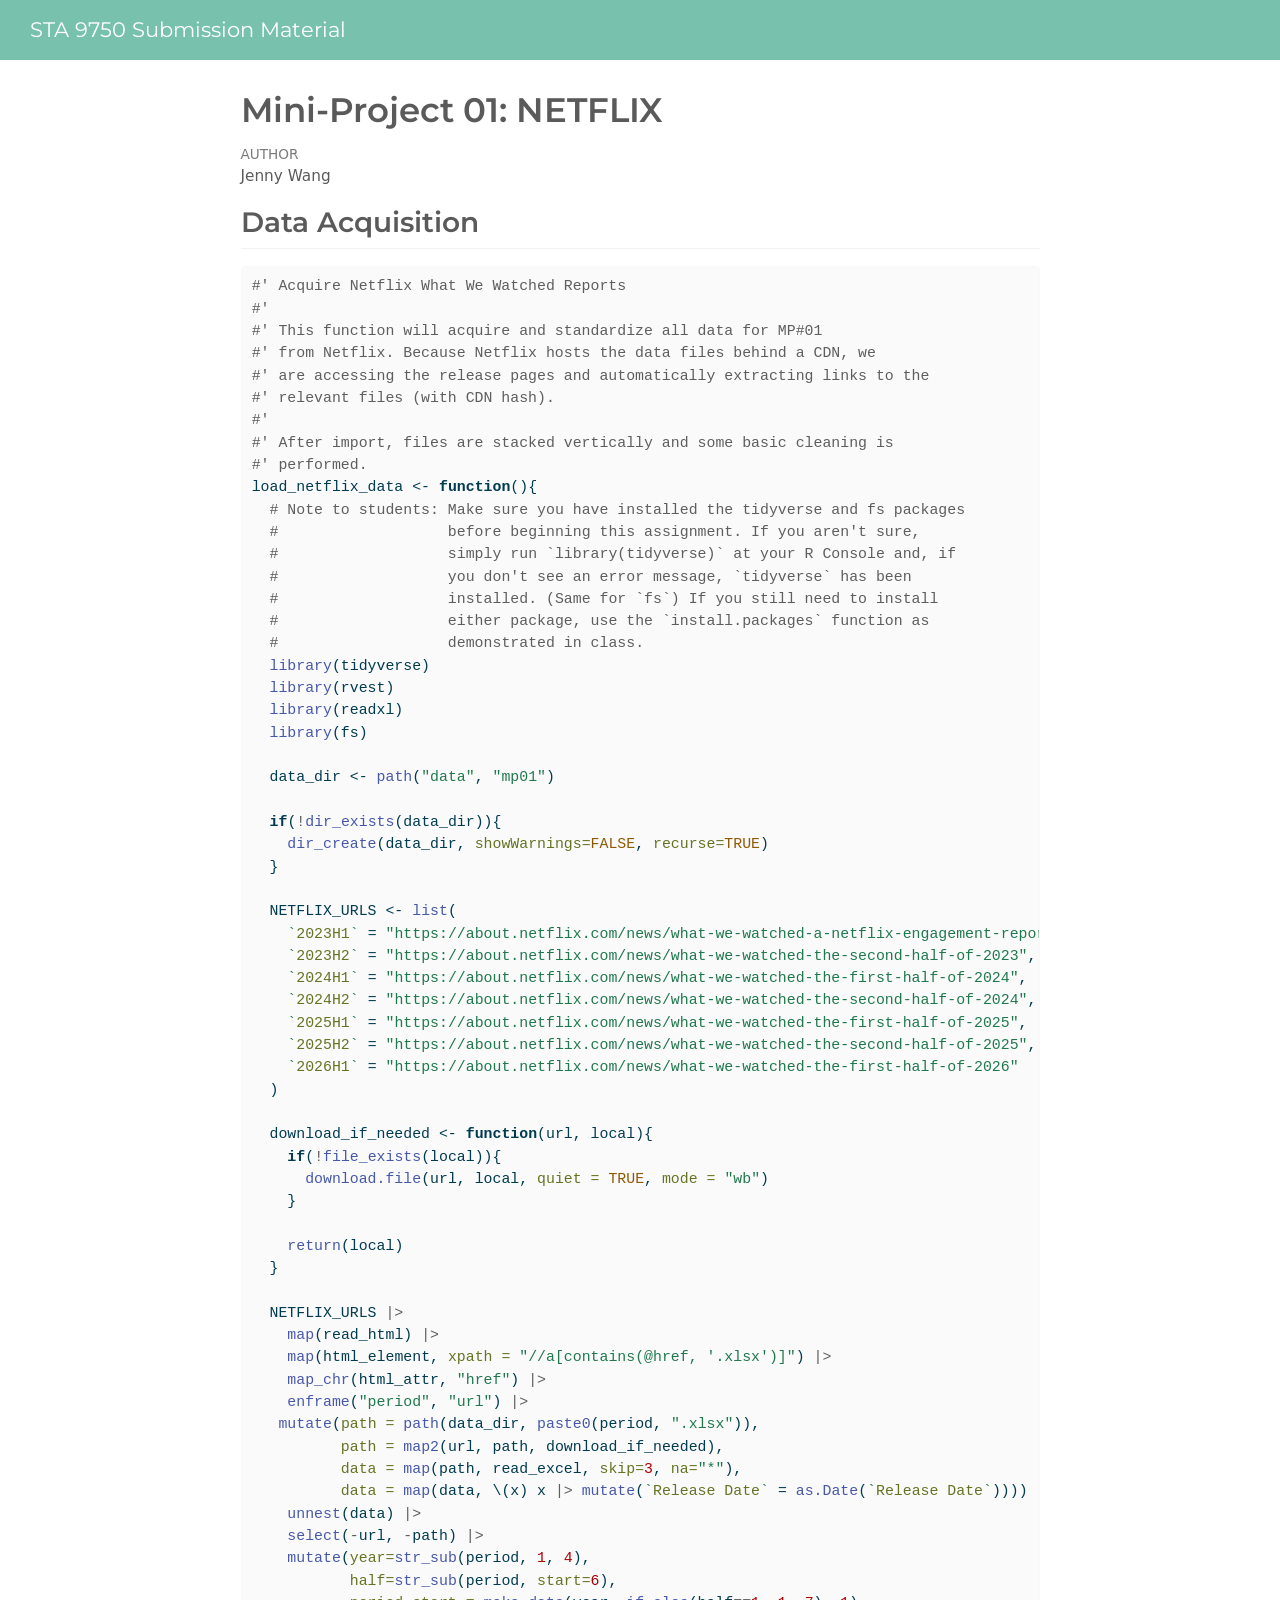
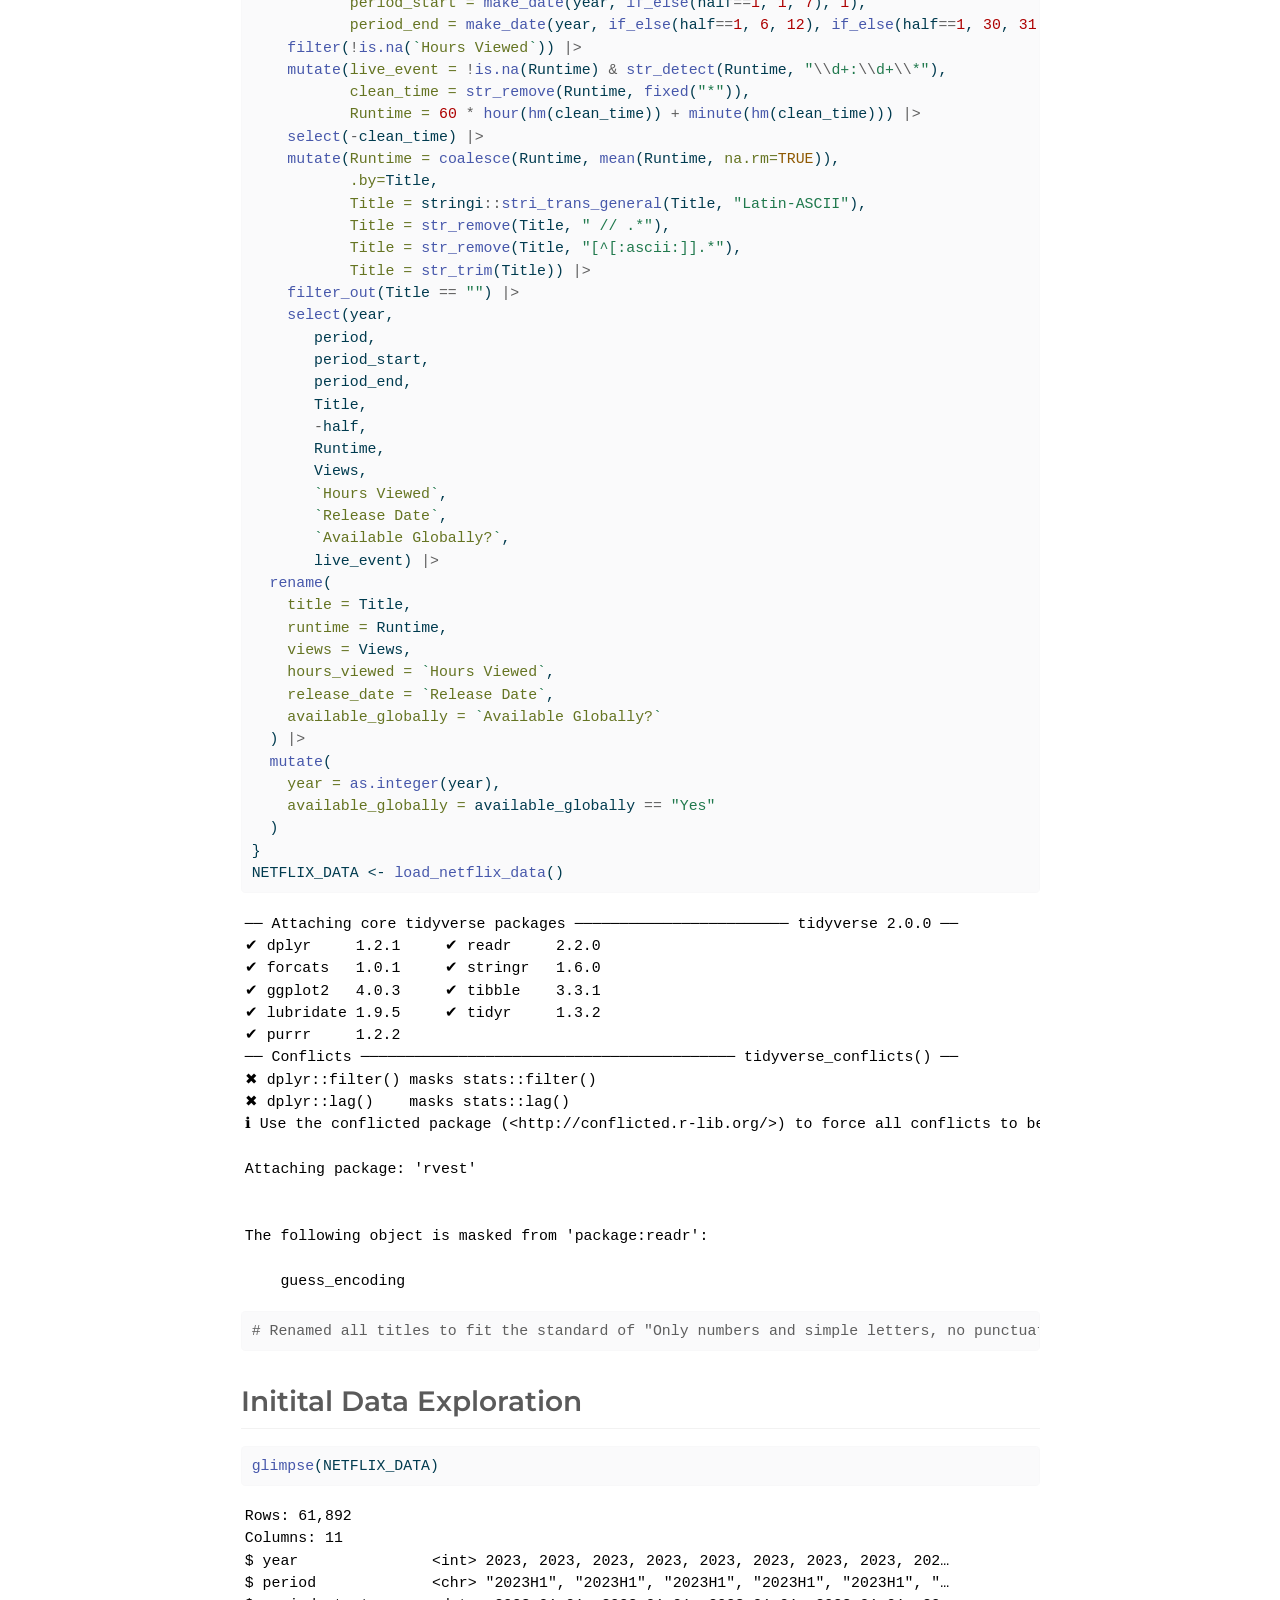
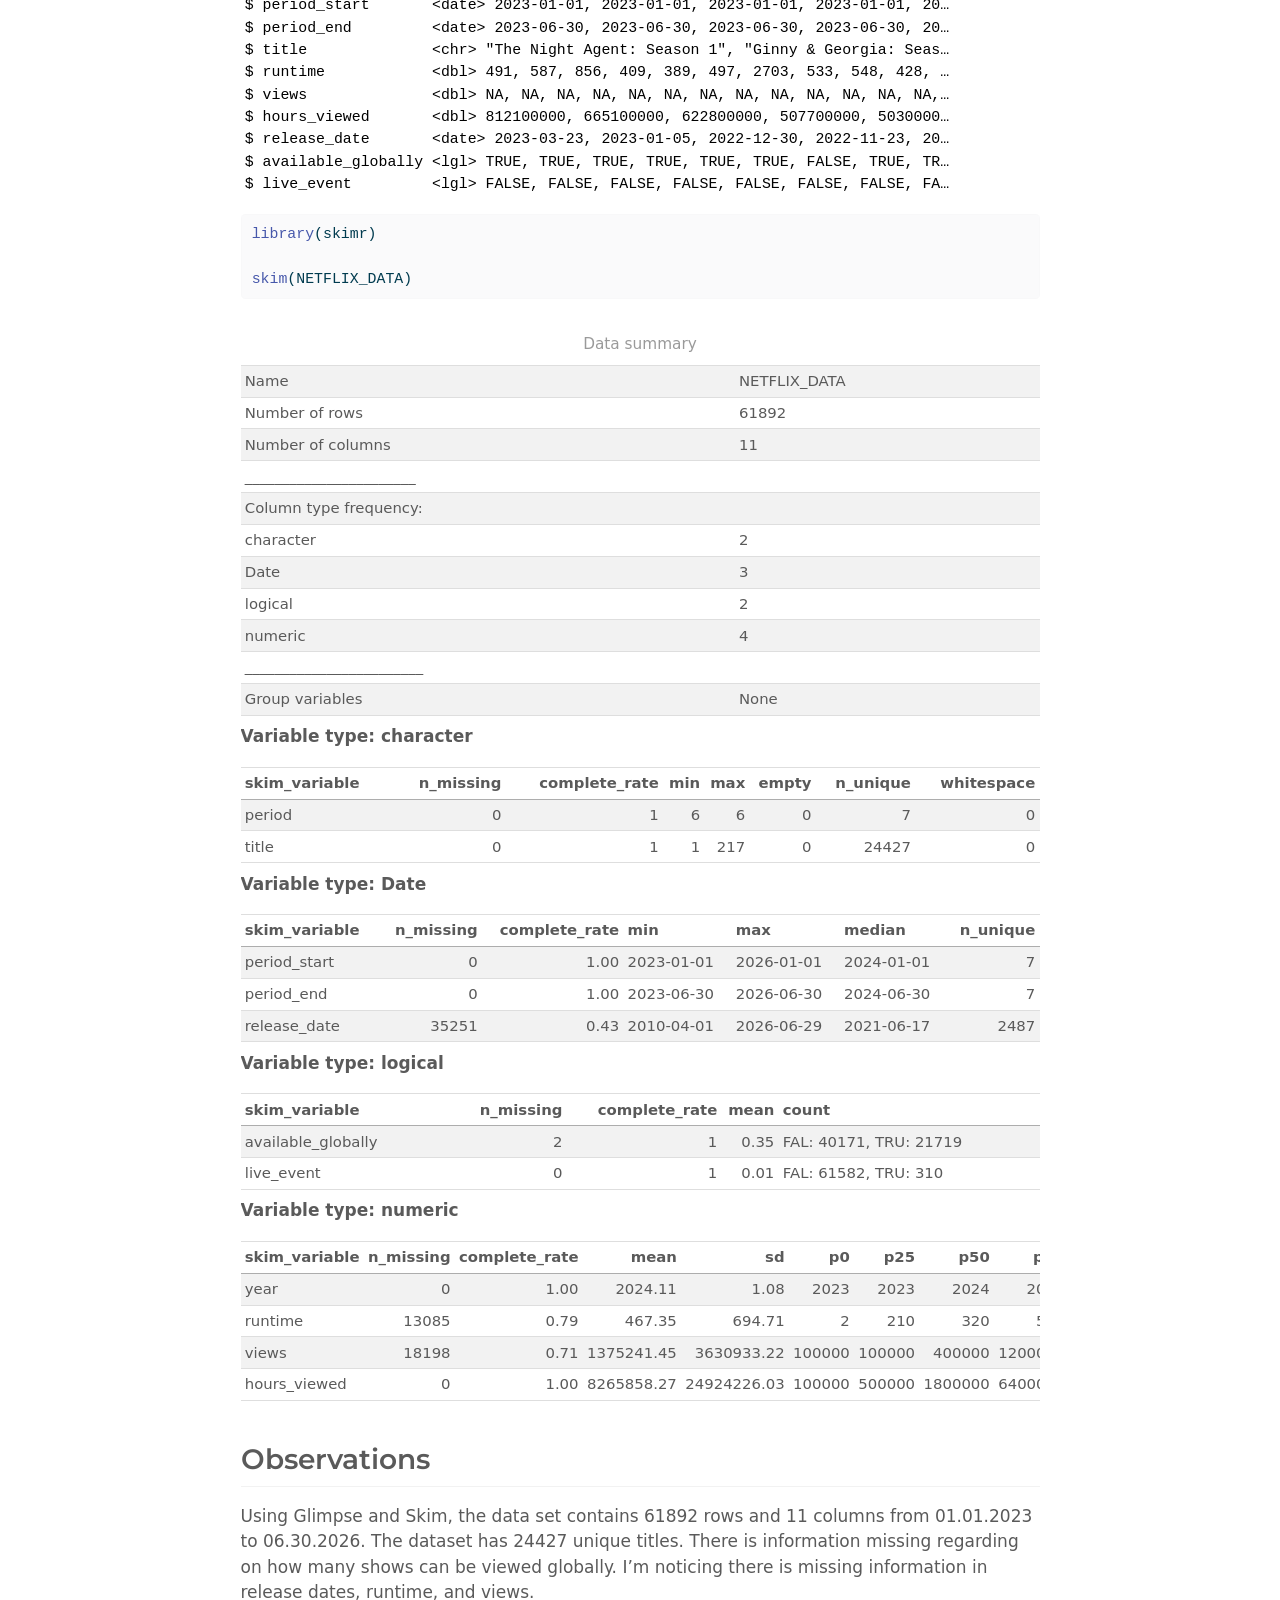
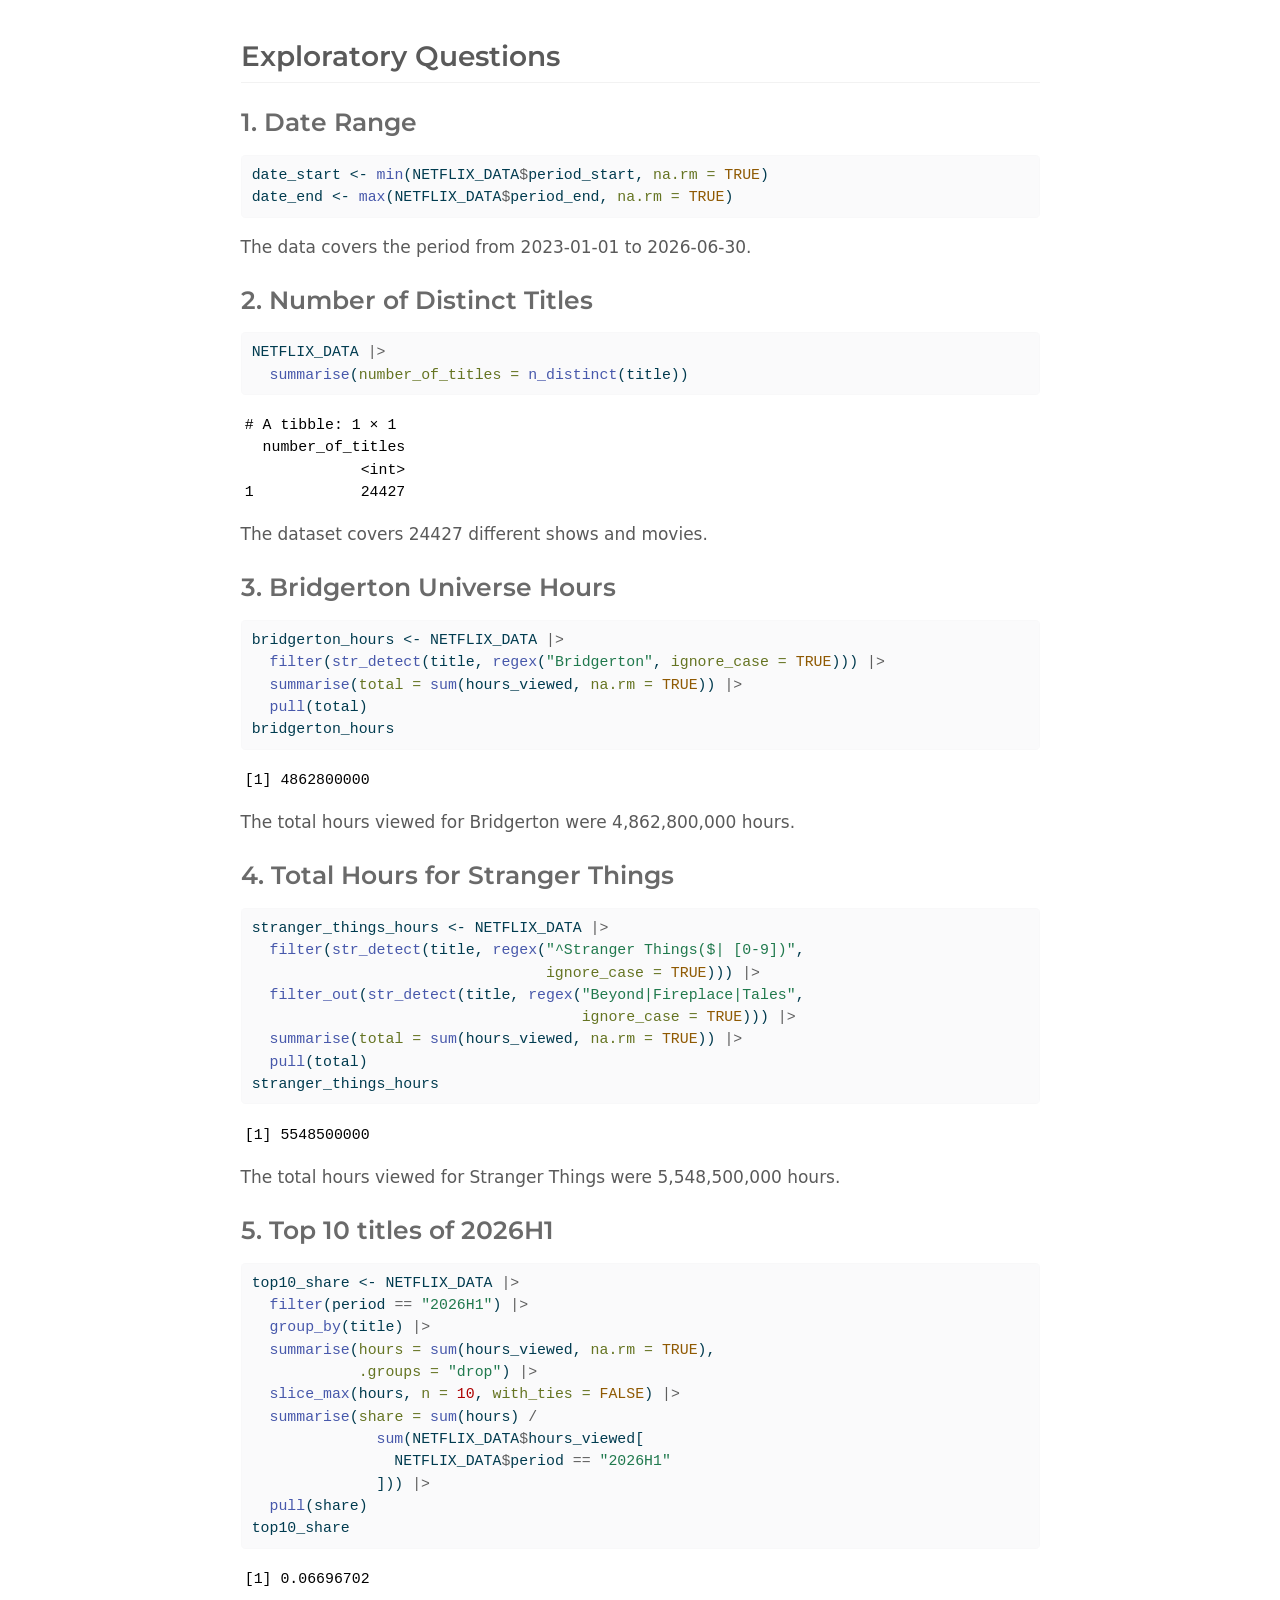
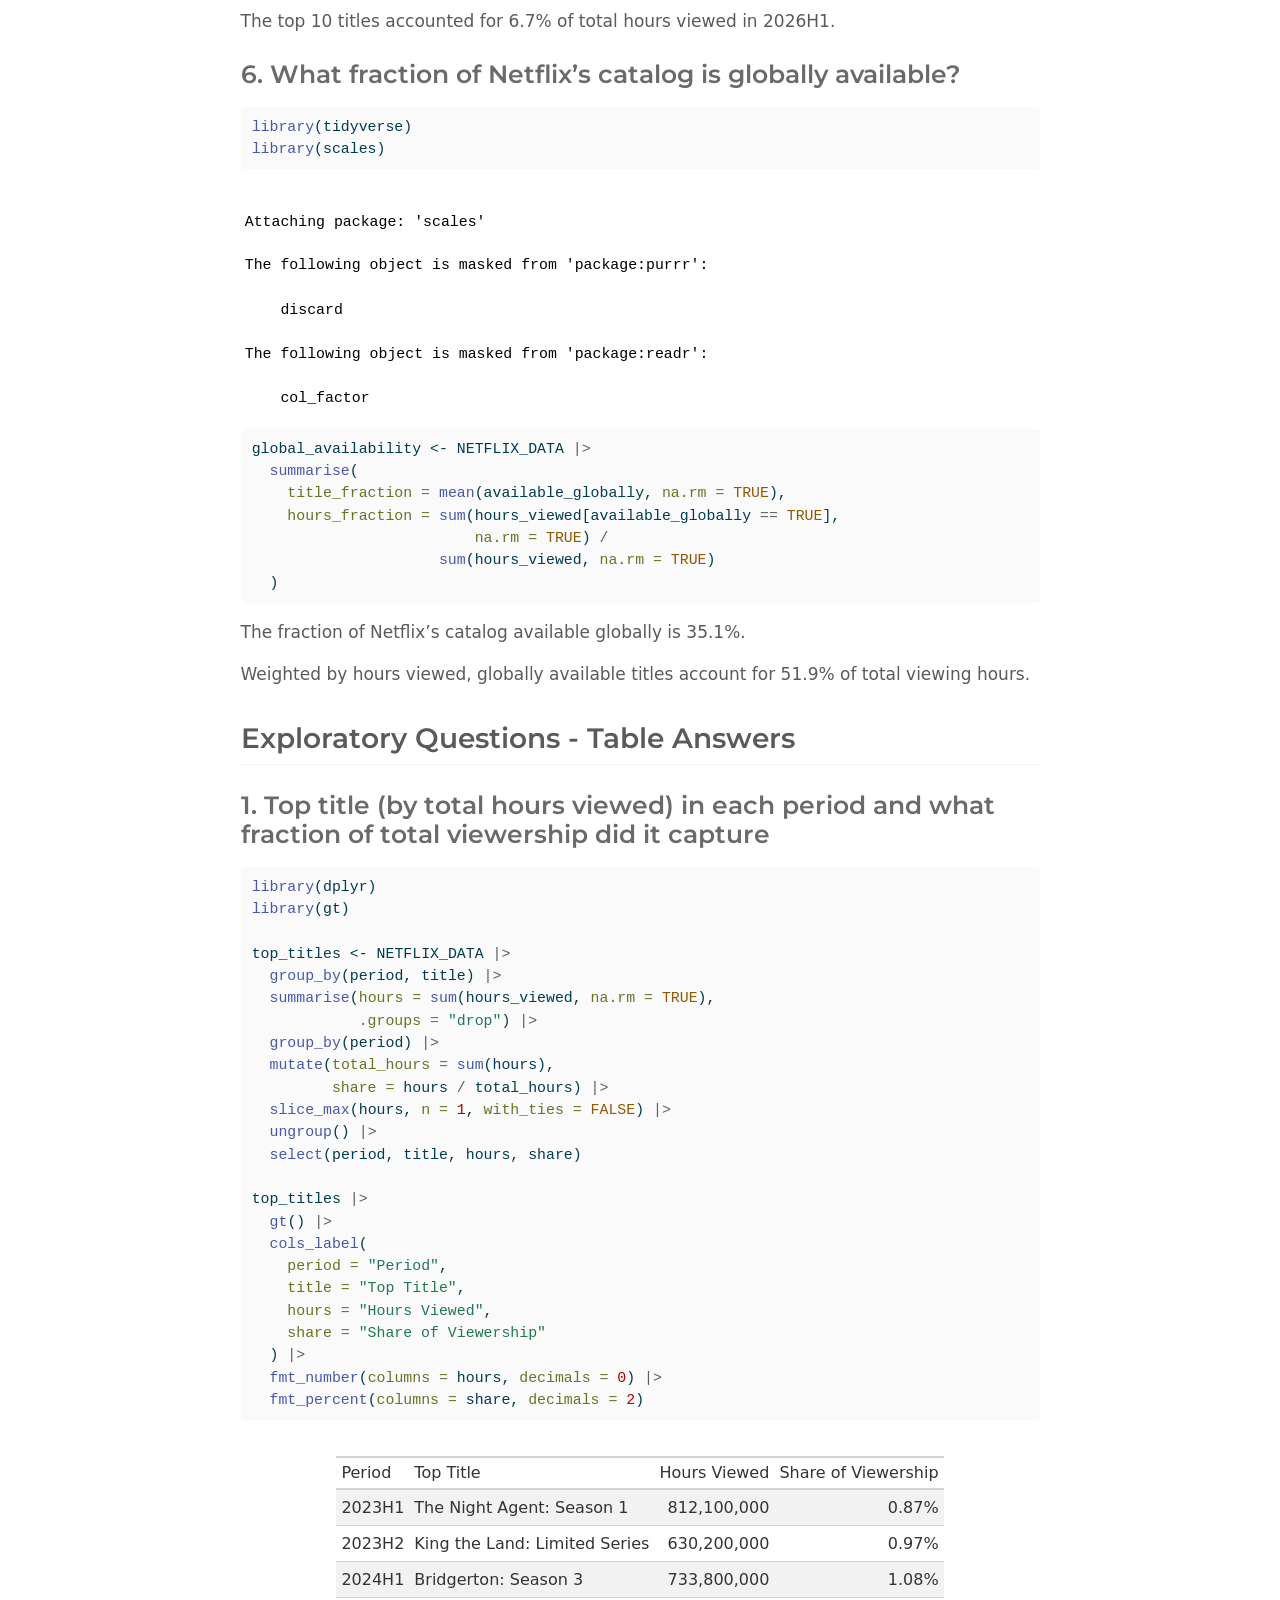
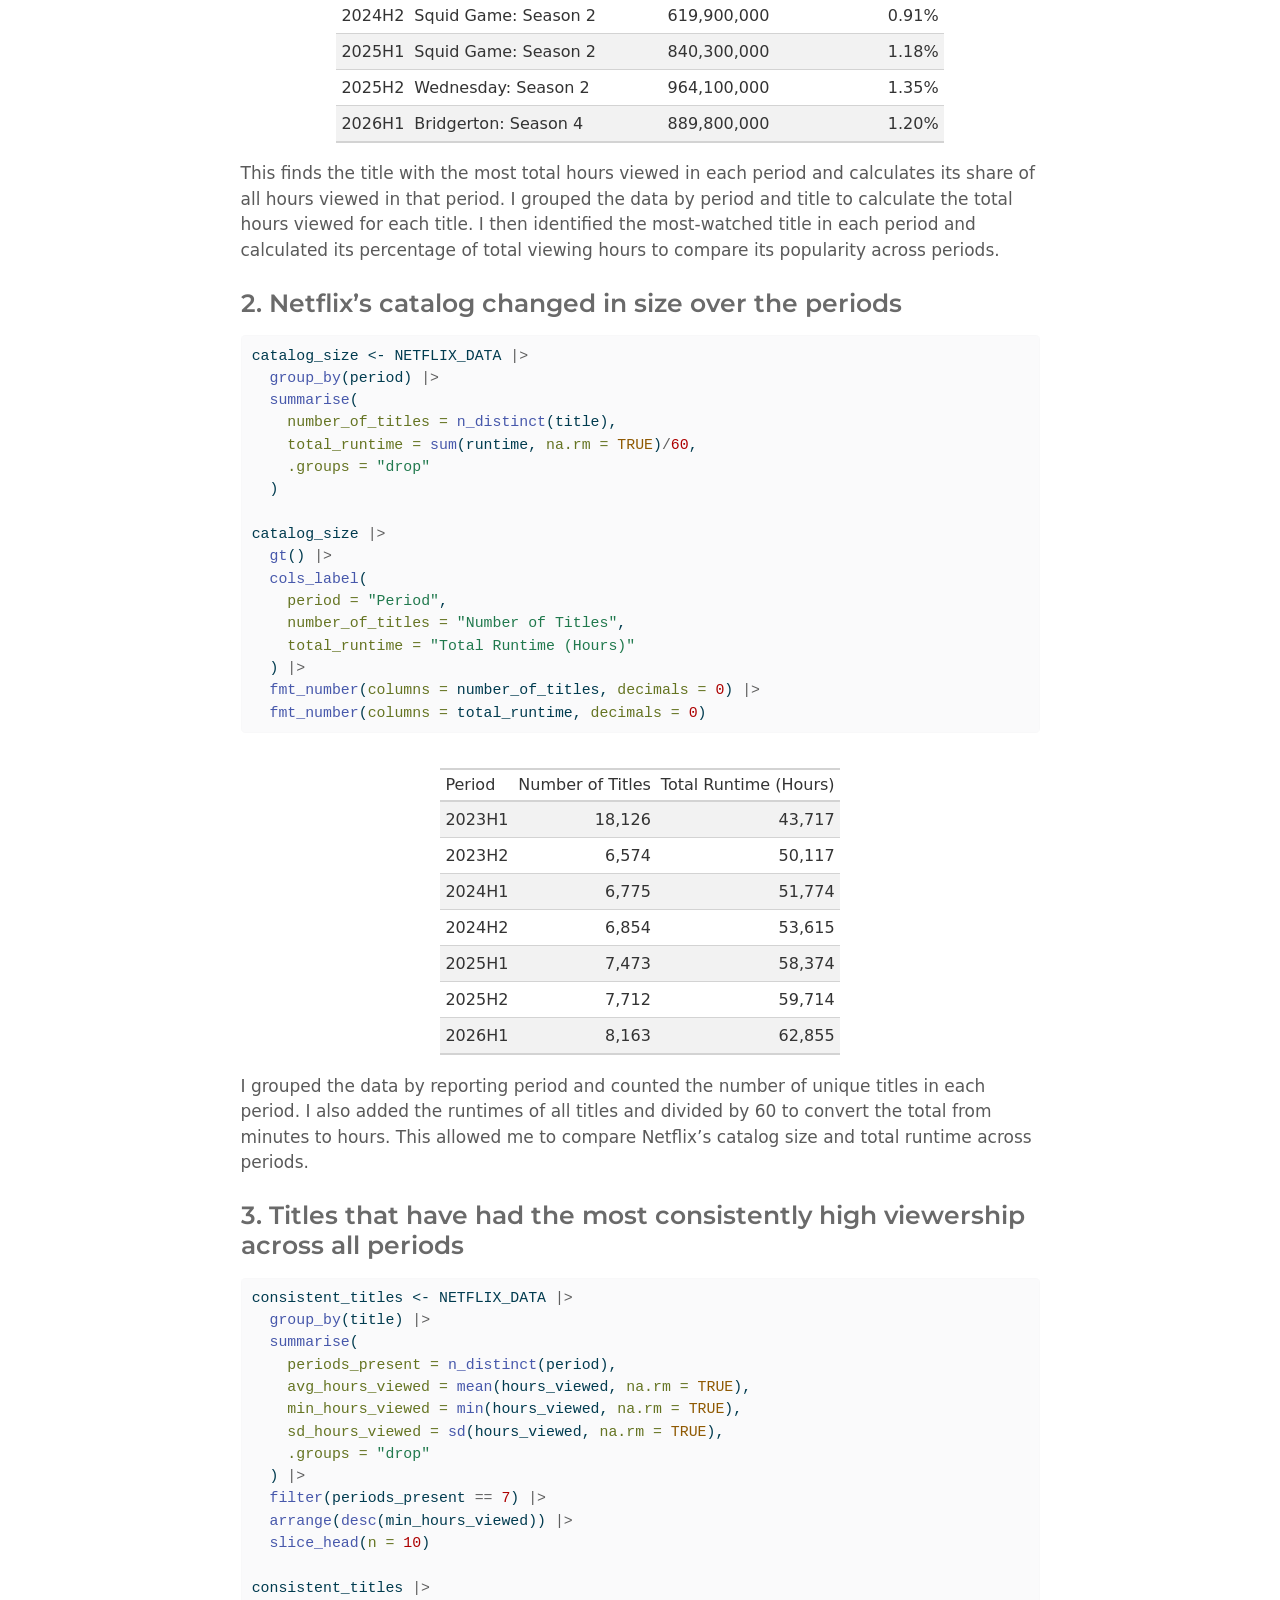
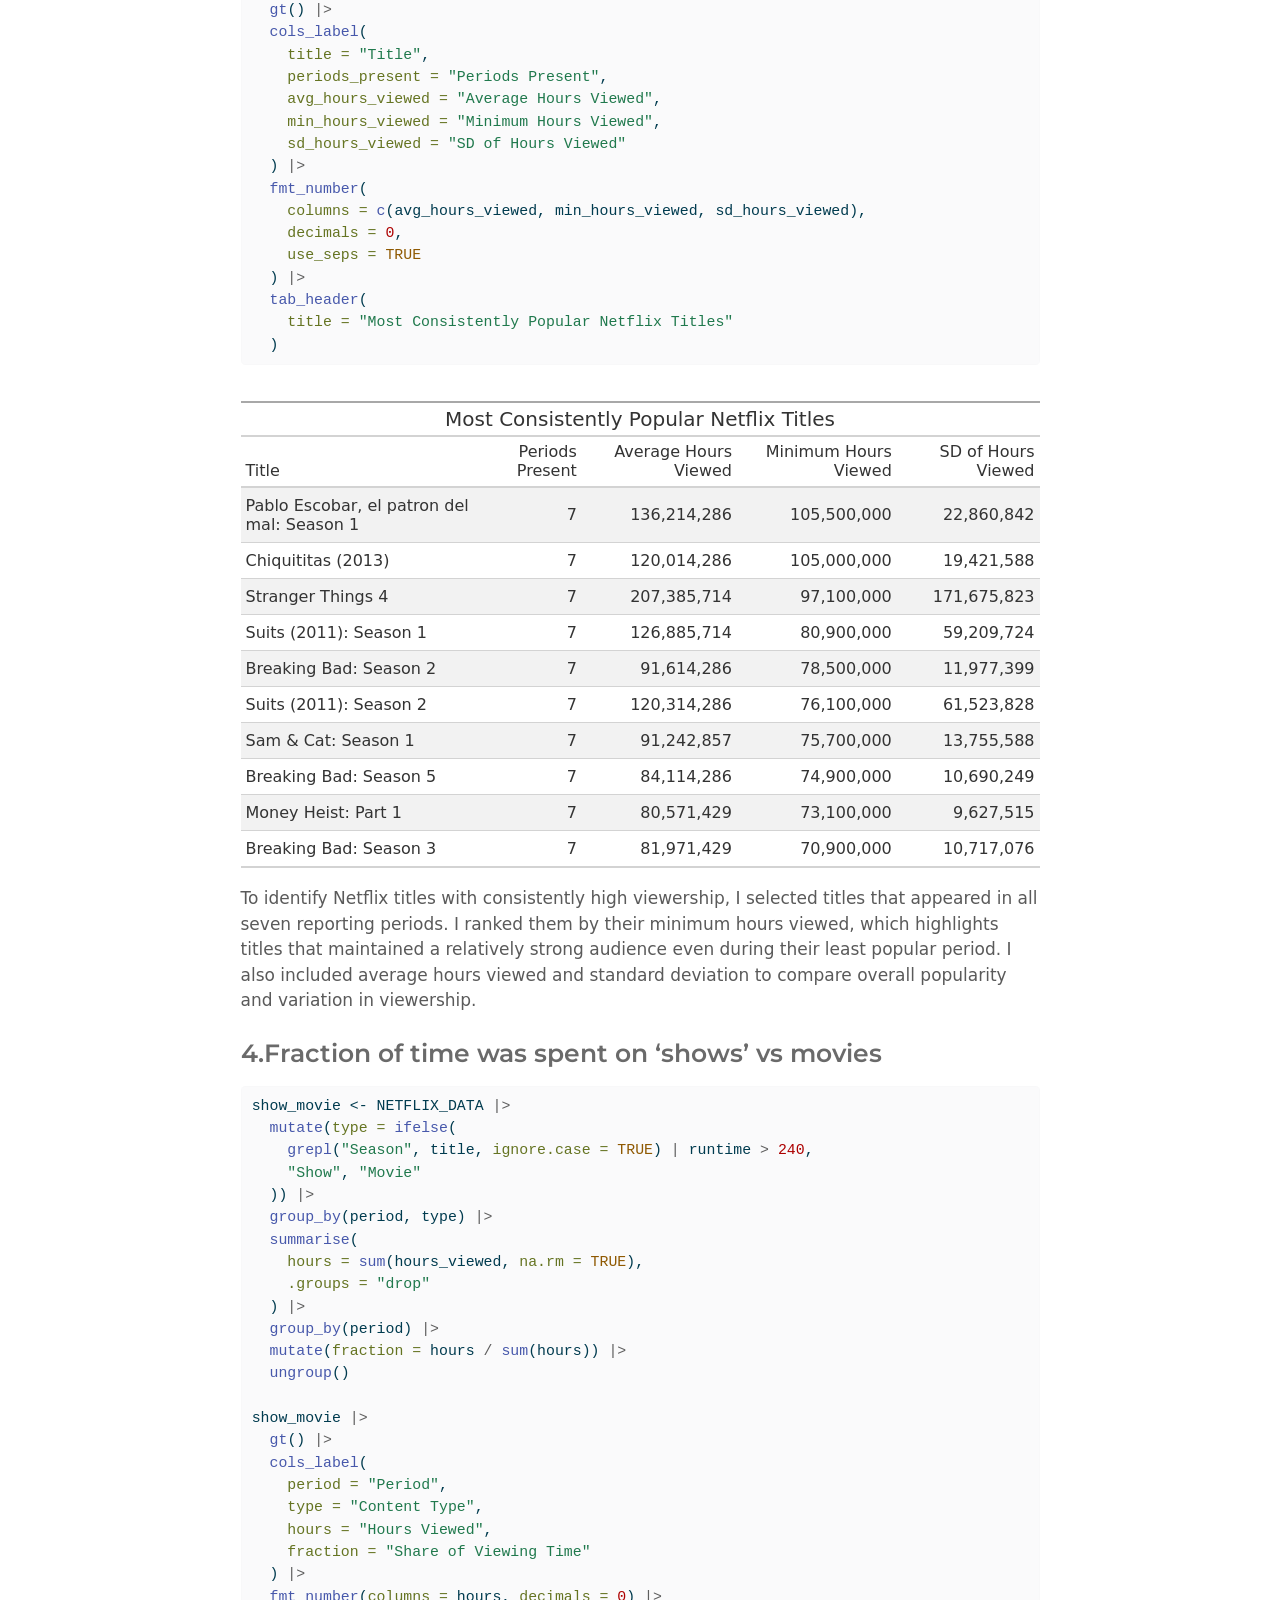
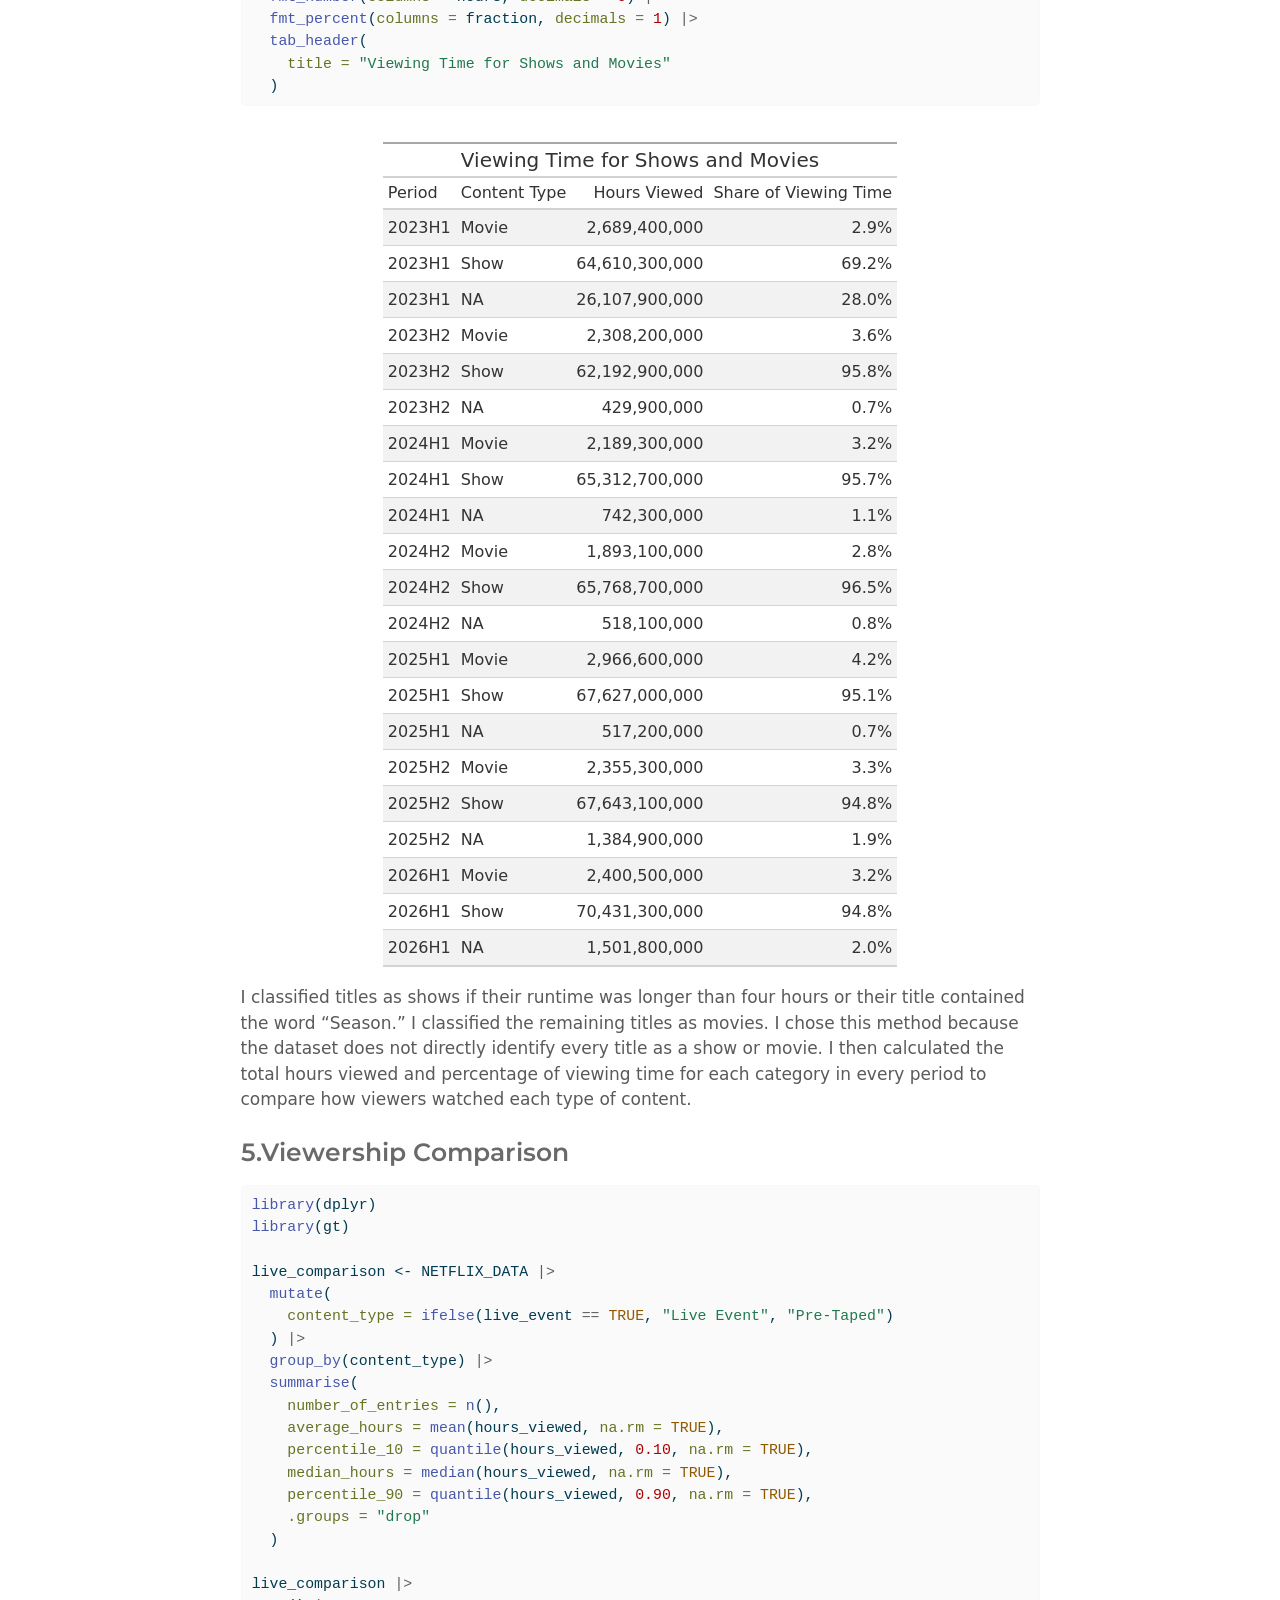
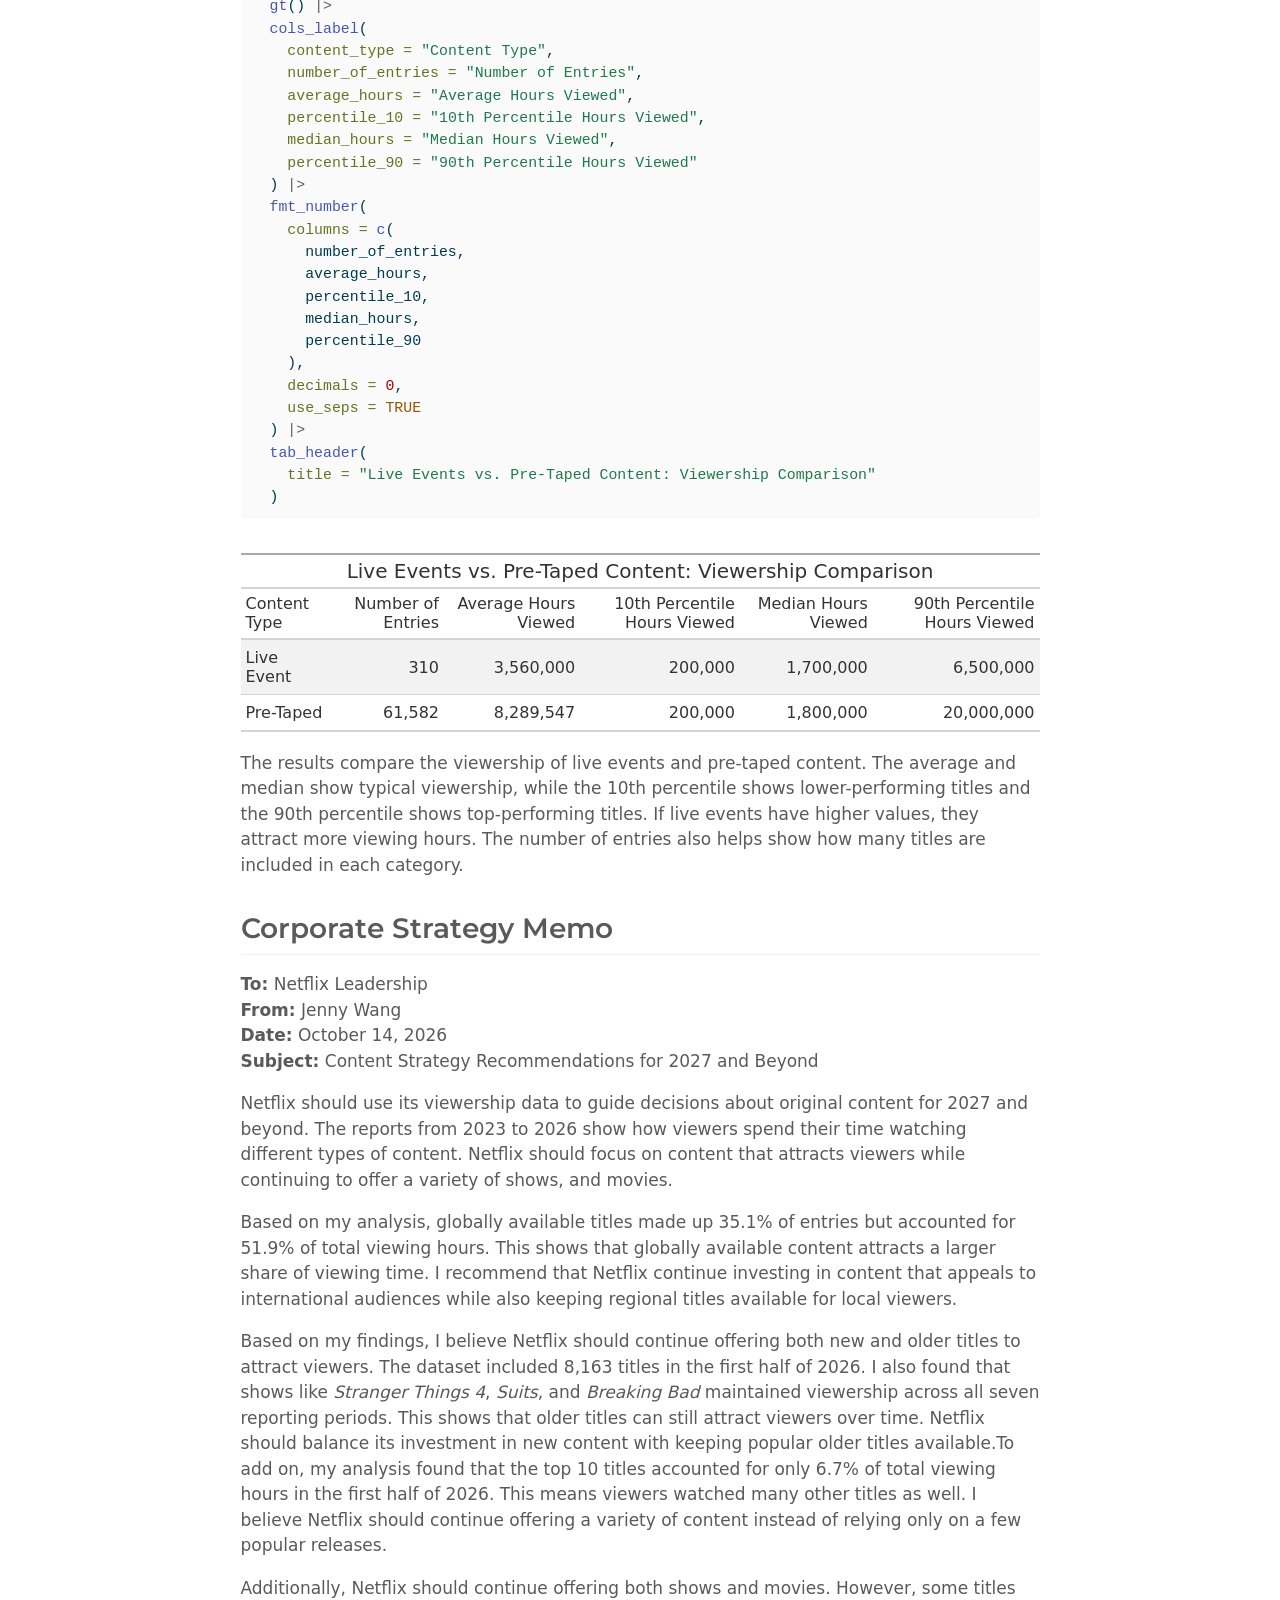
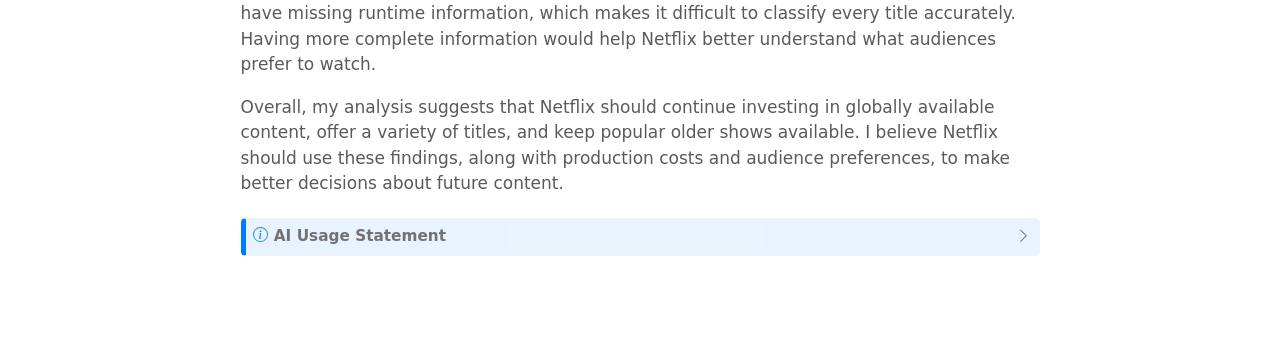
<file: docs/mp01.html>
<!DOCTYPE html>
<html xmlns="http://www.w3.org/1999/xhtml" lang="en" xml:lang="en"><head>

<meta charset="utf-8">
<meta name="generator" content="quarto-1.10.18">

<meta name="viewport" content="width=device-width, initial-scale=1.0, user-scalable=yes">

<meta name="author" content="Jenny Wang">

<title>Mini-Project 01: NETFLIX – STA 9750 Submission Material</title>
<style>
/* Default styles provided by pandoc.
** See https://pandoc.org/MANUAL.html#variables-for-html for config info.
*/
span.smallcaps{font-variant: small-caps;}
div.columns{display: flex; gap: 1.5em;}
div.column{flex: auto;}
@media screen {
div.columns{gap: min(4vw, 1.5em);}
div.column{overflow-x: auto;}
}
div.hanging-indent{margin-left: 1.5em; text-indent: -1.5em;}
ul.task-list{list-style: none;}
ul.task-list li input[type="checkbox"] {
  width: 0.8em;
  margin: 0 0.8em 0.2em -1em; /* quarto-specific, see https://github.com/quarto-dev/quarto-cli/issues/4556 */ 
  vertical-align: middle;
}
/* CSS for syntax highlighting */
html { -webkit-text-size-adjust: 100%; }
pre > code.sourceCode { white-space: pre; position: relative; }
pre > code.sourceCode > span { display: inline-block; line-height: 1.25; }
pre > code.sourceCode > span:empty { height: 1.2em; }
.sourceCode { overflow: visible; }
code.sourceCode > span { color: inherit; text-decoration: inherit; }
div.sourceCode { margin: 1em 0; }
pre.sourceCode { margin: 0; }
@media screen {
div.sourceCode { overflow: auto; }
}
@media print {
pre > code.sourceCode { white-space: pre-wrap; }
pre > code.sourceCode > span { text-indent: -5em; padding-left: 5em; }
}
pre.numberSource code
  { counter-reset: source-line 0; }
pre.numberSource code > span
  { position: relative; left: -4em; counter-increment: source-line; }
pre.numberSource code > span > a:first-child::before
  { content: counter(source-line);
    position: relative; left: -1em; text-align: right; vertical-align: baseline;
    border: none; display: inline-block;
    -webkit-touch-callout: none; -webkit-user-select: none;
    -khtml-user-select: none; -moz-user-select: none;
    -ms-user-select: none; user-select: none;
    padding: 0 4px; width: 4em;
  }
pre.numberSource { margin-left: 3em;  padding-left: 4px; }
div.sourceCode
  {   }
@media screen {
pre > code.sourceCode > span > a:first-child::before { text-decoration: underline; }
}
</style>


<script src="site_libs/quarto-nav/quarto-nav.js"></script>
<script src="site_libs/quarto-nav/headroom.min.js"></script>
<script src="site_libs/clipboard/clipboard.min.js"></script>
<script src="site_libs/quarto-search/autocomplete.umd.js"></script>
<script src="site_libs/quarto-search/fuse.min.js"></script>
<script src="site_libs/quarto-search/quarto-search.js"></script>
<meta name="quarto:offset" content="./">
<script src="site_libs/quarto-html/quarto.js" type="module"></script>
<script src="site_libs/quarto-html/tabsets/tabsets.js" type="module"></script>
<script src="site_libs/quarto-html/popper.min.js"></script>
<script src="site_libs/quarto-html/tippy.umd.min.js"></script>
<script src="site_libs/quarto-html/anchor.min.js"></script>
<link href="site_libs/quarto-html/tippy.css" rel="stylesheet">
<link href="site_libs/quarto-html/quarto-syntax-highlighting-64a204ab8560d761af7679ceaba22944.css" rel="stylesheet" id="quarto-text-highlighting-styles">
<script src="site_libs/bootstrap/bootstrap.min.js"></script>
<link href="site_libs/bootstrap/bootstrap-icons.css" rel="stylesheet">
<link href="site_libs/bootstrap/bootstrap-fbfffd53e612ab2c1d859e2bf652f7fd.min.css" rel="stylesheet" append-hash="true" id="quarto-bootstrap" data-mode="light">
<script id="quarto-search-options" type="application/json">{
  "location": "navbar",
  "copy-button": false,
  "collapse-after": 3,
  "panel-placement": "end",
  "type": "overlay",
  "limit": 50,
  "keyboard-shortcut": [
    "f",
    "/",
    "s"
  ],
  "show-item-context": false,
  "language": {
    "search-no-results-text": "No results",
    "search-matching-documents-text": "matching documents",
    "search-copy-link-title": "Copy link to search",
    "search-hide-matches-text": "Hide additional matches",
    "search-more-match-text": "more match in this document",
    "search-more-matches-text": "more matches in this document",
    "search-clear-button-title": "Clear",
    "search-text-placeholder": "",
    "search-detached-cancel-button-title": "Cancel",
    "search-submit-button-title": "Submit",
    "search-label": "Search"
  }
}</script>


</head>

<body class="nav-fixed fullcontent quarto-light">

<div id="quarto-search-results"></div>
  <header id="quarto-header" class="headroom fixed-top">
    <nav class="navbar navbar-expand-lg " data-bs-theme="dark">
      <div class="navbar-container container-fluid">
      <div class="navbar-brand-container mx-auto">
    <a class="navbar-brand" href="./index.html">
    <span class="navbar-title">STA 9750 Submission Material</span>
    </a>
  </div>
        <div class="quarto-navbar-tools tools-end">
</div>
      </div> <!-- /container-fluid -->
    </nav>
</header>
<!-- content -->
<div id="quarto-content" class="quarto-container page-columns page-rows-contents page-layout-article page-navbar">
<!-- sidebar -->
<!-- margin-sidebar -->
    
<!-- main -->
<main class="content" id="quarto-document-content">

<header id="title-block-header" class="quarto-title-block default">
<div class="quarto-title">
<h1 class="title">Mini-Project 01: NETFLIX</h1>
</div>



<div class="quarto-title-meta">

    <div>
    <div class="quarto-title-meta-heading">Author</div>
    <div class="quarto-title-meta-contents">
             <p>Jenny Wang </p>
          </div>
  </div>
    
  
    
  </div>
  


</header>


<section id="data-acquisition" class="level2">
<h2 class="anchored" data-anchor-id="data-acquisition">Data Acquisition</h2>
<div class="cell">
<div class="code-copy-outer-scaffold"><div class="sourceCode cell-code" id="cb1"><pre class="sourceCode r code-with-copy"><code class="sourceCode r"><span id="cb1-1"><a href="#cb1-1" aria-hidden="true" tabindex="-1"></a><span class="co">#' Acquire Netflix What We Watched Reports</span></span>
<span id="cb1-2"><a href="#cb1-2" aria-hidden="true" tabindex="-1"></a><span class="co">#' </span></span>
<span id="cb1-3"><a href="#cb1-3" aria-hidden="true" tabindex="-1"></a><span class="co">#' This function will acquire and standardize all data for MP#01</span></span>
<span id="cb1-4"><a href="#cb1-4" aria-hidden="true" tabindex="-1"></a><span class="co">#' from Netflix. Because Netflix hosts the data files behind a CDN, we</span></span>
<span id="cb1-5"><a href="#cb1-5" aria-hidden="true" tabindex="-1"></a><span class="co">#' are accessing the release pages and automatically extracting links to the</span></span>
<span id="cb1-6"><a href="#cb1-6" aria-hidden="true" tabindex="-1"></a><span class="co">#' relevant files (with CDN hash). </span></span>
<span id="cb1-7"><a href="#cb1-7" aria-hidden="true" tabindex="-1"></a><span class="co">#' </span></span>
<span id="cb1-8"><a href="#cb1-8" aria-hidden="true" tabindex="-1"></a><span class="co">#' After import, files are stacked vertically and some basic cleaning is</span></span>
<span id="cb1-9"><a href="#cb1-9" aria-hidden="true" tabindex="-1"></a><span class="co">#' performed. </span></span>
<span id="cb1-10"><a href="#cb1-10" aria-hidden="true" tabindex="-1"></a>load_netflix_data <span class="ot">&lt;-</span> <span class="cf">function</span>(){</span>
<span id="cb1-11"><a href="#cb1-11" aria-hidden="true" tabindex="-1"></a>  <span class="co"># Note to students: Make sure you have installed the tidyverse and fs packages</span></span>
<span id="cb1-12"><a href="#cb1-12" aria-hidden="true" tabindex="-1"></a>  <span class="co">#                   before beginning this assignment. If you aren't sure,</span></span>
<span id="cb1-13"><a href="#cb1-13" aria-hidden="true" tabindex="-1"></a>  <span class="co">#                   simply run `library(tidyverse)` at your R Console and, if</span></span>
<span id="cb1-14"><a href="#cb1-14" aria-hidden="true" tabindex="-1"></a>  <span class="co">#                   you don't see an error message, `tidyverse` has been </span></span>
<span id="cb1-15"><a href="#cb1-15" aria-hidden="true" tabindex="-1"></a>  <span class="co">#                   installed. (Same for `fs`) If you still need to install</span></span>
<span id="cb1-16"><a href="#cb1-16" aria-hidden="true" tabindex="-1"></a>  <span class="co">#                   either package, use the `install.packages` function as </span></span>
<span id="cb1-17"><a href="#cb1-17" aria-hidden="true" tabindex="-1"></a>  <span class="co">#                   demonstrated in class.</span></span>
<span id="cb1-18"><a href="#cb1-18" aria-hidden="true" tabindex="-1"></a>  <span class="fu">library</span>(tidyverse)</span>
<span id="cb1-19"><a href="#cb1-19" aria-hidden="true" tabindex="-1"></a>  <span class="fu">library</span>(rvest)</span>
<span id="cb1-20"><a href="#cb1-20" aria-hidden="true" tabindex="-1"></a>  <span class="fu">library</span>(readxl)</span>
<span id="cb1-21"><a href="#cb1-21" aria-hidden="true" tabindex="-1"></a>  <span class="fu">library</span>(fs)</span>
<span id="cb1-22"><a href="#cb1-22" aria-hidden="true" tabindex="-1"></a>  </span>
<span id="cb1-23"><a href="#cb1-23" aria-hidden="true" tabindex="-1"></a>  data_dir <span class="ot">&lt;-</span> <span class="fu">path</span>(<span class="st">"data"</span>, <span class="st">"mp01"</span>)</span>
<span id="cb1-24"><a href="#cb1-24" aria-hidden="true" tabindex="-1"></a>    </span>
<span id="cb1-25"><a href="#cb1-25" aria-hidden="true" tabindex="-1"></a>  <span class="cf">if</span>(<span class="sc">!</span><span class="fu">dir_exists</span>(data_dir)){</span>
<span id="cb1-26"><a href="#cb1-26" aria-hidden="true" tabindex="-1"></a>    <span class="fu">dir_create</span>(data_dir, <span class="at">showWarnings=</span><span class="cn">FALSE</span>, <span class="at">recurse=</span><span class="cn">TRUE</span>)</span>
<span id="cb1-27"><a href="#cb1-27" aria-hidden="true" tabindex="-1"></a>  }</span>
<span id="cb1-28"><a href="#cb1-28" aria-hidden="true" tabindex="-1"></a>  </span>
<span id="cb1-29"><a href="#cb1-29" aria-hidden="true" tabindex="-1"></a>  NETFLIX_URLS <span class="ot">&lt;-</span> <span class="fu">list</span>(</span>
<span id="cb1-30"><a href="#cb1-30" aria-hidden="true" tabindex="-1"></a>    <span class="st">`</span><span class="at">2023H1</span><span class="st">`</span> <span class="ot">=</span> <span class="st">"https://about.netflix.com/news/what-we-watched-a-netflix-engagement-report"</span>,</span>
<span id="cb1-31"><a href="#cb1-31" aria-hidden="true" tabindex="-1"></a>    <span class="st">`</span><span class="at">2023H2</span><span class="st">`</span> <span class="ot">=</span> <span class="st">"https://about.netflix.com/news/what-we-watched-the-second-half-of-2023"</span>,</span>
<span id="cb1-32"><a href="#cb1-32" aria-hidden="true" tabindex="-1"></a>    <span class="st">`</span><span class="at">2024H1</span><span class="st">`</span> <span class="ot">=</span> <span class="st">"https://about.netflix.com/news/what-we-watched-the-first-half-of-2024"</span>,</span>
<span id="cb1-33"><a href="#cb1-33" aria-hidden="true" tabindex="-1"></a>    <span class="st">`</span><span class="at">2024H2</span><span class="st">`</span> <span class="ot">=</span> <span class="st">"https://about.netflix.com/news/what-we-watched-the-second-half-of-2024"</span>,</span>
<span id="cb1-34"><a href="#cb1-34" aria-hidden="true" tabindex="-1"></a>    <span class="st">`</span><span class="at">2025H1</span><span class="st">`</span> <span class="ot">=</span> <span class="st">"https://about.netflix.com/news/what-we-watched-the-first-half-of-2025"</span>,</span>
<span id="cb1-35"><a href="#cb1-35" aria-hidden="true" tabindex="-1"></a>    <span class="st">`</span><span class="at">2025H2</span><span class="st">`</span> <span class="ot">=</span> <span class="st">"https://about.netflix.com/news/what-we-watched-the-second-half-of-2025"</span>,</span>
<span id="cb1-36"><a href="#cb1-36" aria-hidden="true" tabindex="-1"></a>    <span class="st">`</span><span class="at">2026H1</span><span class="st">`</span> <span class="ot">=</span> <span class="st">"https://about.netflix.com/news/what-we-watched-the-first-half-of-2026"</span></span>
<span id="cb1-37"><a href="#cb1-37" aria-hidden="true" tabindex="-1"></a>  )</span>
<span id="cb1-38"><a href="#cb1-38" aria-hidden="true" tabindex="-1"></a>  </span>
<span id="cb1-39"><a href="#cb1-39" aria-hidden="true" tabindex="-1"></a>  download_if_needed <span class="ot">&lt;-</span> <span class="cf">function</span>(url, local){</span>
<span id="cb1-40"><a href="#cb1-40" aria-hidden="true" tabindex="-1"></a>    <span class="cf">if</span>(<span class="sc">!</span><span class="fu">file_exists</span>(local)){</span>
<span id="cb1-41"><a href="#cb1-41" aria-hidden="true" tabindex="-1"></a>      <span class="fu">download.file</span>(url, local, <span class="at">quiet =</span> <span class="cn">TRUE</span>, <span class="at">mode =</span> <span class="st">"wb"</span>)</span>
<span id="cb1-42"><a href="#cb1-42" aria-hidden="true" tabindex="-1"></a>    }</span>
<span id="cb1-43"><a href="#cb1-43" aria-hidden="true" tabindex="-1"></a>    </span>
<span id="cb1-44"><a href="#cb1-44" aria-hidden="true" tabindex="-1"></a>    <span class="fu">return</span>(local)</span>
<span id="cb1-45"><a href="#cb1-45" aria-hidden="true" tabindex="-1"></a>  }</span>
<span id="cb1-46"><a href="#cb1-46" aria-hidden="true" tabindex="-1"></a>    </span>
<span id="cb1-47"><a href="#cb1-47" aria-hidden="true" tabindex="-1"></a>  NETFLIX_URLS <span class="sc">|&gt;</span> </span>
<span id="cb1-48"><a href="#cb1-48" aria-hidden="true" tabindex="-1"></a>    <span class="fu">map</span>(read_html) <span class="sc">|&gt;</span> </span>
<span id="cb1-49"><a href="#cb1-49" aria-hidden="true" tabindex="-1"></a>    <span class="fu">map</span>(html_element, <span class="at">xpath =</span> <span class="st">"//a[contains(@href, '.xlsx')]"</span>) <span class="sc">|&gt;</span> </span>
<span id="cb1-50"><a href="#cb1-50" aria-hidden="true" tabindex="-1"></a>    <span class="fu">map_chr</span>(html_attr, <span class="st">"href"</span>) <span class="sc">|&gt;</span> </span>
<span id="cb1-51"><a href="#cb1-51" aria-hidden="true" tabindex="-1"></a>    <span class="fu">enframe</span>(<span class="st">"period"</span>, <span class="st">"url"</span>) <span class="sc">|&gt;</span> </span>
<span id="cb1-52"><a href="#cb1-52" aria-hidden="true" tabindex="-1"></a>   <span class="fu">mutate</span>(<span class="at">path =</span> <span class="fu">path</span>(data_dir, <span class="fu">paste0</span>(period, <span class="st">".xlsx"</span>)), </span>
<span id="cb1-53"><a href="#cb1-53" aria-hidden="true" tabindex="-1"></a>          <span class="at">path =</span> <span class="fu">map2</span>(url, path, download_if_needed), </span>
<span id="cb1-54"><a href="#cb1-54" aria-hidden="true" tabindex="-1"></a>          <span class="at">data =</span> <span class="fu">map</span>(path, read_excel, <span class="at">skip=</span><span class="dv">3</span>, <span class="at">na=</span><span class="st">"*"</span>), </span>
<span id="cb1-55"><a href="#cb1-55" aria-hidden="true" tabindex="-1"></a>          <span class="at">data =</span> <span class="fu">map</span>(data, \(x) x <span class="sc">|&gt;</span> <span class="fu">mutate</span>(<span class="st">`</span><span class="at">Release Date</span><span class="st">`</span> <span class="ot">=</span> <span class="fu">as.Date</span>(<span class="st">`</span><span class="at">Release Date</span><span class="st">`</span>)))) <span class="sc">|&gt;</span></span>
<span id="cb1-56"><a href="#cb1-56" aria-hidden="true" tabindex="-1"></a>    <span class="fu">unnest</span>(data) <span class="sc">|&gt;</span> </span>
<span id="cb1-57"><a href="#cb1-57" aria-hidden="true" tabindex="-1"></a>    <span class="fu">select</span>(<span class="sc">-</span>url, <span class="sc">-</span>path) <span class="sc">|&gt;</span> </span>
<span id="cb1-58"><a href="#cb1-58" aria-hidden="true" tabindex="-1"></a>    <span class="fu">mutate</span>(<span class="at">year=</span><span class="fu">str_sub</span>(period, <span class="dv">1</span>, <span class="dv">4</span>), </span>
<span id="cb1-59"><a href="#cb1-59" aria-hidden="true" tabindex="-1"></a>           <span class="at">half=</span><span class="fu">str_sub</span>(period, <span class="at">start=</span><span class="dv">6</span>), </span>
<span id="cb1-60"><a href="#cb1-60" aria-hidden="true" tabindex="-1"></a>           <span class="at">period_start =</span> <span class="fu">make_date</span>(year, <span class="fu">if_else</span>(half<span class="sc">==</span><span class="dv">1</span>, <span class="dv">1</span>, <span class="dv">7</span>), <span class="dv">1</span>), </span>
<span id="cb1-61"><a href="#cb1-61" aria-hidden="true" tabindex="-1"></a>           <span class="at">period_end =</span> <span class="fu">make_date</span>(year, <span class="fu">if_else</span>(half<span class="sc">==</span><span class="dv">1</span>, <span class="dv">6</span>, <span class="dv">12</span>), <span class="fu">if_else</span>(half<span class="sc">==</span><span class="dv">1</span>, <span class="dv">30</span>, <span class="dv">31</span>))) <span class="sc">|&gt;</span> </span>
<span id="cb1-62"><a href="#cb1-62" aria-hidden="true" tabindex="-1"></a>    <span class="fu">filter</span>(<span class="sc">!</span><span class="fu">is.na</span>(<span class="st">`</span><span class="at">Hours Viewed</span><span class="st">`</span>)) <span class="sc">|&gt;</span> </span>
<span id="cb1-63"><a href="#cb1-63" aria-hidden="true" tabindex="-1"></a>    <span class="fu">mutate</span>(<span class="at">live_event =</span> <span class="sc">!</span><span class="fu">is.na</span>(Runtime) <span class="sc">&amp;</span> <span class="fu">str_detect</span>(Runtime, <span class="st">"</span><span class="sc">\\</span><span class="st">d+:</span><span class="sc">\\</span><span class="st">d+</span><span class="sc">\\</span><span class="st">*"</span>), </span>
<span id="cb1-64"><a href="#cb1-64" aria-hidden="true" tabindex="-1"></a>           <span class="at">clean_time =</span> <span class="fu">str_remove</span>(Runtime, <span class="fu">fixed</span>(<span class="st">"*"</span>)),</span>
<span id="cb1-65"><a href="#cb1-65" aria-hidden="true" tabindex="-1"></a>           <span class="at">Runtime =</span> <span class="dv">60</span> <span class="sc">*</span> <span class="fu">hour</span>(<span class="fu">hm</span>(clean_time)) <span class="sc">+</span> <span class="fu">minute</span>(<span class="fu">hm</span>(clean_time))) <span class="sc">|&gt;</span></span>
<span id="cb1-66"><a href="#cb1-66" aria-hidden="true" tabindex="-1"></a>    <span class="fu">select</span>(<span class="sc">-</span>clean_time) <span class="sc">|&gt;</span></span>
<span id="cb1-67"><a href="#cb1-67" aria-hidden="true" tabindex="-1"></a>    <span class="fu">mutate</span>(<span class="at">Runtime =</span> <span class="fu">coalesce</span>(Runtime, <span class="fu">mean</span>(Runtime, <span class="at">na.rm=</span><span class="cn">TRUE</span>)), </span>
<span id="cb1-68"><a href="#cb1-68" aria-hidden="true" tabindex="-1"></a>           <span class="at">.by=</span>Title, </span>
<span id="cb1-69"><a href="#cb1-69" aria-hidden="true" tabindex="-1"></a>           <span class="at">Title =</span> stringi<span class="sc">::</span><span class="fu">stri_trans_general</span>(Title, <span class="st">"Latin-ASCII"</span>),</span>
<span id="cb1-70"><a href="#cb1-70" aria-hidden="true" tabindex="-1"></a>           <span class="at">Title =</span> <span class="fu">str_remove</span>(Title, <span class="st">" // .*"</span>), </span>
<span id="cb1-71"><a href="#cb1-71" aria-hidden="true" tabindex="-1"></a>           <span class="at">Title =</span> <span class="fu">str_remove</span>(Title, <span class="st">"[^[:ascii:]].*"</span>), </span>
<span id="cb1-72"><a href="#cb1-72" aria-hidden="true" tabindex="-1"></a>           <span class="at">Title =</span> <span class="fu">str_trim</span>(Title)) <span class="sc">|&gt;</span></span>
<span id="cb1-73"><a href="#cb1-73" aria-hidden="true" tabindex="-1"></a>    <span class="fu">filter_out</span>(Title <span class="sc">==</span> <span class="st">""</span>) <span class="sc">|&gt;</span></span>
<span id="cb1-74"><a href="#cb1-74" aria-hidden="true" tabindex="-1"></a>    <span class="fu">select</span>(year,</span>
<span id="cb1-75"><a href="#cb1-75" aria-hidden="true" tabindex="-1"></a>       period,</span>
<span id="cb1-76"><a href="#cb1-76" aria-hidden="true" tabindex="-1"></a>       period_start,</span>
<span id="cb1-77"><a href="#cb1-77" aria-hidden="true" tabindex="-1"></a>       period_end,</span>
<span id="cb1-78"><a href="#cb1-78" aria-hidden="true" tabindex="-1"></a>       Title,</span>
<span id="cb1-79"><a href="#cb1-79" aria-hidden="true" tabindex="-1"></a>       <span class="sc">-</span>half,</span>
<span id="cb1-80"><a href="#cb1-80" aria-hidden="true" tabindex="-1"></a>       Runtime,</span>
<span id="cb1-81"><a href="#cb1-81" aria-hidden="true" tabindex="-1"></a>       Views,</span>
<span id="cb1-82"><a href="#cb1-82" aria-hidden="true" tabindex="-1"></a>       <span class="st">`</span><span class="at">Hours Viewed</span><span class="st">`</span>,</span>
<span id="cb1-83"><a href="#cb1-83" aria-hidden="true" tabindex="-1"></a>       <span class="st">`</span><span class="at">Release Date</span><span class="st">`</span>,</span>
<span id="cb1-84"><a href="#cb1-84" aria-hidden="true" tabindex="-1"></a>       <span class="st">`</span><span class="at">Available Globally?</span><span class="st">`</span>,</span>
<span id="cb1-85"><a href="#cb1-85" aria-hidden="true" tabindex="-1"></a>       live_event) <span class="sc">|&gt;</span></span>
<span id="cb1-86"><a href="#cb1-86" aria-hidden="true" tabindex="-1"></a>  <span class="fu">rename</span>(</span>
<span id="cb1-87"><a href="#cb1-87" aria-hidden="true" tabindex="-1"></a>    <span class="at">title =</span> Title,</span>
<span id="cb1-88"><a href="#cb1-88" aria-hidden="true" tabindex="-1"></a>    <span class="at">runtime =</span> Runtime,</span>
<span id="cb1-89"><a href="#cb1-89" aria-hidden="true" tabindex="-1"></a>    <span class="at">views =</span> Views,</span>
<span id="cb1-90"><a href="#cb1-90" aria-hidden="true" tabindex="-1"></a>    <span class="at">hours_viewed =</span> <span class="st">`</span><span class="at">Hours Viewed</span><span class="st">`</span>,</span>
<span id="cb1-91"><a href="#cb1-91" aria-hidden="true" tabindex="-1"></a>    <span class="at">release_date =</span> <span class="st">`</span><span class="at">Release Date</span><span class="st">`</span>,</span>
<span id="cb1-92"><a href="#cb1-92" aria-hidden="true" tabindex="-1"></a>    <span class="at">available_globally =</span> <span class="st">`</span><span class="at">Available Globally?</span><span class="st">`</span></span>
<span id="cb1-93"><a href="#cb1-93" aria-hidden="true" tabindex="-1"></a>  ) <span class="sc">|&gt;</span></span>
<span id="cb1-94"><a href="#cb1-94" aria-hidden="true" tabindex="-1"></a>  <span class="fu">mutate</span>(</span>
<span id="cb1-95"><a href="#cb1-95" aria-hidden="true" tabindex="-1"></a>    <span class="at">year =</span> <span class="fu">as.integer</span>(year),</span>
<span id="cb1-96"><a href="#cb1-96" aria-hidden="true" tabindex="-1"></a>    <span class="at">available_globally =</span> available_globally <span class="sc">==</span> <span class="st">"Yes"</span></span>
<span id="cb1-97"><a href="#cb1-97" aria-hidden="true" tabindex="-1"></a>  )</span>
<span id="cb1-98"><a href="#cb1-98" aria-hidden="true" tabindex="-1"></a>}</span>
<span id="cb1-99"><a href="#cb1-99" aria-hidden="true" tabindex="-1"></a>NETFLIX_DATA <span class="ot">&lt;-</span> <span class="fu">load_netflix_data</span>()</span></code></pre></div><button title="Copy to Clipboard" class="code-copy-button"><i class="bi"></i></button></div>
<div class="cell-output cell-output-stderr">
<pre><code>── Attaching core tidyverse packages ──────────────────────── tidyverse 2.0.0 ──
✔ dplyr     1.2.1     ✔ readr     2.2.0
✔ forcats   1.0.1     ✔ stringr   1.6.0
✔ ggplot2   4.0.3     ✔ tibble    3.3.1
✔ lubridate 1.9.5     ✔ tidyr     1.3.2
✔ purrr     1.2.2     
── Conflicts ────────────────────────────────────────── tidyverse_conflicts() ──
✖ dplyr::filter() masks stats::filter()
✖ dplyr::lag()    masks stats::lag()
ℹ Use the conflicted package (&lt;http://conflicted.r-lib.org/&gt;) to force all conflicts to become errors

Attaching package: 'rvest'


The following object is masked from 'package:readr':

    guess_encoding</code></pre>
</div>
<div class="code-copy-outer-scaffold"><div class="sourceCode cell-code" id="cb3"><pre class="sourceCode r code-with-copy"><code class="sourceCode r"><span id="cb3-1"><a href="#cb3-1" aria-hidden="true" tabindex="-1"></a><span class="co"># Renamed all titles to fit the standard of "Only numbers and simple letters, no punctuation or accents, Starting with a letter, All lower-case, If multi-word, and separated by underscores (_) not spaces.</span></span></code></pre></div><button title="Copy to Clipboard" class="code-copy-button"><i class="bi"></i></button></div>
</div>
</section>
<section id="initital-data-exploration" class="level2">
<h2 class="anchored" data-anchor-id="initital-data-exploration">Initital Data Exploration</h2>
<div class="cell">
<div class="code-copy-outer-scaffold"><div class="sourceCode cell-code" id="cb4"><pre class="sourceCode r code-with-copy"><code class="sourceCode r"><span id="cb4-1"><a href="#cb4-1" aria-hidden="true" tabindex="-1"></a><span class="fu">glimpse</span>(NETFLIX_DATA)</span></code></pre></div><button title="Copy to Clipboard" class="code-copy-button"><i class="bi"></i></button></div>
<div class="cell-output cell-output-stdout">
<pre><code>Rows: 61,892
Columns: 11
$ year               &lt;int&gt; 2023, 2023, 2023, 2023, 2023, 2023, 2023, 2023, 202…
$ period             &lt;chr&gt; "2023H1", "2023H1", "2023H1", "2023H1", "2023H1", "…
$ period_start       &lt;date&gt; 2023-01-01, 2023-01-01, 2023-01-01, 2023-01-01, 20…
$ period_end         &lt;date&gt; 2023-06-30, 2023-06-30, 2023-06-30, 2023-06-30, 20…
$ title              &lt;chr&gt; "The Night Agent: Season 1", "Ginny &amp; Georgia: Seas…
$ runtime            &lt;dbl&gt; 491, 587, 856, 409, 389, 497, 2703, 533, 548, 428, …
$ views              &lt;dbl&gt; NA, NA, NA, NA, NA, NA, NA, NA, NA, NA, NA, NA, NA,…
$ hours_viewed       &lt;dbl&gt; 812100000, 665100000, 622800000, 507700000, 5030000…
$ release_date       &lt;date&gt; 2023-03-23, 2023-01-05, 2022-12-30, 2022-11-23, 20…
$ available_globally &lt;lgl&gt; TRUE, TRUE, TRUE, TRUE, TRUE, TRUE, FALSE, TRUE, TR…
$ live_event         &lt;lgl&gt; FALSE, FALSE, FALSE, FALSE, FALSE, FALSE, FALSE, FA…</code></pre>
</div>
</div>
<div class="cell">
<div class="code-copy-outer-scaffold"><div class="sourceCode cell-code" id="cb6"><pre class="sourceCode r code-with-copy"><code class="sourceCode r"><span id="cb6-1"><a href="#cb6-1" aria-hidden="true" tabindex="-1"></a><span class="fu">library</span>(skimr)</span>
<span id="cb6-2"><a href="#cb6-2" aria-hidden="true" tabindex="-1"></a></span>
<span id="cb6-3"><a href="#cb6-3" aria-hidden="true" tabindex="-1"></a><span class="fu">skim</span>(NETFLIX_DATA)</span></code></pre></div><button title="Copy to Clipboard" class="code-copy-button"><i class="bi"></i></button></div>
<div class="cell-output-display">
<table class="caption-top table table-sm table-striped small">
<caption>Data summary</caption>
<tbody>
<tr class="odd">
<td style="text-align: left;">Name</td>
<td style="text-align: left;">NETFLIX_DATA</td>
</tr>
<tr class="even">
<td style="text-align: left;">Number of rows</td>
<td style="text-align: left;">61892</td>
</tr>
<tr class="odd">
<td style="text-align: left;">Number of columns</td>
<td style="text-align: left;">11</td>
</tr>
<tr class="even">
<td style="text-align: left;">_______________________</td>
<td style="text-align: left;"></td>
</tr>
<tr class="odd">
<td style="text-align: left;">Column type frequency:</td>
<td style="text-align: left;"></td>
</tr>
<tr class="even">
<td style="text-align: left;">character</td>
<td style="text-align: left;">2</td>
</tr>
<tr class="odd">
<td style="text-align: left;">Date</td>
<td style="text-align: left;">3</td>
</tr>
<tr class="even">
<td style="text-align: left;">logical</td>
<td style="text-align: left;">2</td>
</tr>
<tr class="odd">
<td style="text-align: left;">numeric</td>
<td style="text-align: left;">4</td>
</tr>
<tr class="even">
<td style="text-align: left;">________________________</td>
<td style="text-align: left;"></td>
</tr>
<tr class="odd">
<td style="text-align: left;">Group variables</td>
<td style="text-align: left;">None</td>
</tr>
</tbody>
</table>
<p><strong>Variable type: character</strong></p>
<table class="caption-top table table-sm table-striped small">
<colgroup>
<col style="width: 19%">
<col style="width: 13%">
<col style="width: 19%">
<col style="width: 5%">
<col style="width: 5%">
<col style="width: 8%">
<col style="width: 12%">
<col style="width: 15%">
</colgroup>
<thead>
<tr class="header">
<th style="text-align: left;">skim_variable</th>
<th style="text-align: right;">n_missing</th>
<th style="text-align: right;">complete_rate</th>
<th style="text-align: right;">min</th>
<th style="text-align: right;">max</th>
<th style="text-align: right;">empty</th>
<th style="text-align: right;">n_unique</th>
<th style="text-align: right;">whitespace</th>
</tr>
</thead>
<tbody>
<tr class="odd">
<td style="text-align: left;">period</td>
<td style="text-align: right;">0</td>
<td style="text-align: right;">1</td>
<td style="text-align: right;">6</td>
<td style="text-align: right;">6</td>
<td style="text-align: right;">0</td>
<td style="text-align: right;">7</td>
<td style="text-align: right;">0</td>
</tr>
<tr class="even">
<td style="text-align: left;">title</td>
<td style="text-align: right;">0</td>
<td style="text-align: right;">1</td>
<td style="text-align: right;">1</td>
<td style="text-align: right;">217</td>
<td style="text-align: right;">0</td>
<td style="text-align: right;">24427</td>
<td style="text-align: right;">0</td>
</tr>
</tbody>
</table>
<p><strong>Variable type: Date</strong></p>
<table class="caption-top table table-sm table-striped small">
<colgroup>
<col style="width: 17%">
<col style="width: 12%">
<col style="width: 17%">
<col style="width: 13%">
<col style="width: 13%">
<col style="width: 13%">
<col style="width: 11%">
</colgroup>
<thead>
<tr class="header">
<th style="text-align: left;">skim_variable</th>
<th style="text-align: right;">n_missing</th>
<th style="text-align: right;">complete_rate</th>
<th style="text-align: left;">min</th>
<th style="text-align: left;">max</th>
<th style="text-align: left;">median</th>
<th style="text-align: right;">n_unique</th>
</tr>
</thead>
<tbody>
<tr class="odd">
<td style="text-align: left;">period_start</td>
<td style="text-align: right;">0</td>
<td style="text-align: right;">1.00</td>
<td style="text-align: left;">2023-01-01</td>
<td style="text-align: left;">2026-01-01</td>
<td style="text-align: left;">2024-01-01</td>
<td style="text-align: right;">7</td>
</tr>
<tr class="even">
<td style="text-align: left;">period_end</td>
<td style="text-align: right;">0</td>
<td style="text-align: right;">1.00</td>
<td style="text-align: left;">2023-06-30</td>
<td style="text-align: left;">2026-06-30</td>
<td style="text-align: left;">2024-06-30</td>
<td style="text-align: right;">7</td>
</tr>
<tr class="odd">
<td style="text-align: left;">release_date</td>
<td style="text-align: right;">35251</td>
<td style="text-align: right;">0.43</td>
<td style="text-align: left;">2010-04-01</td>
<td style="text-align: left;">2026-06-29</td>
<td style="text-align: left;">2021-06-17</td>
<td style="text-align: right;">2487</td>
</tr>
</tbody>
</table>
<p><strong>Variable type: logical</strong></p>
<table class="caption-top table table-sm table-striped small">
<colgroup>
<col style="width: 26%">
<col style="width: 14%">
<col style="width: 19%">
<col style="width: 7%">
<col style="width: 32%">
</colgroup>
<thead>
<tr class="header">
<th style="text-align: left;">skim_variable</th>
<th style="text-align: right;">n_missing</th>
<th style="text-align: right;">complete_rate</th>
<th style="text-align: right;">mean</th>
<th style="text-align: left;">count</th>
</tr>
</thead>
<tbody>
<tr class="odd">
<td style="text-align: left;">available_globally</td>
<td style="text-align: right;">2</td>
<td style="text-align: right;">1</td>
<td style="text-align: right;">0.35</td>
<td style="text-align: left;">FAL: 40171, TRU: 21719</td>
</tr>
<tr class="even">
<td style="text-align: left;">live_event</td>
<td style="text-align: right;">0</td>
<td style="text-align: right;">1</td>
<td style="text-align: right;">0.01</td>
<td style="text-align: left;">FAL: 61582, TRU: 310</td>
</tr>
</tbody>
</table>
<p><strong>Variable type: numeric</strong></p>
<table class="caption-top table table-sm table-striped small">
<colgroup>
<col style="width: 13%">
<col style="width: 9%">
<col style="width: 13%">
<col style="width: 10%">
<col style="width: 11%">
<col style="width: 6%">
<col style="width: 6%">
<col style="width: 7%">
<col style="width: 7%">
<col style="width: 9%">
<col style="width: 5%">
</colgroup>
<thead>
<tr class="header">
<th style="text-align: left;">skim_variable</th>
<th style="text-align: right;">n_missing</th>
<th style="text-align: right;">complete_rate</th>
<th style="text-align: right;">mean</th>
<th style="text-align: right;">sd</th>
<th style="text-align: right;">p0</th>
<th style="text-align: right;">p25</th>
<th style="text-align: right;">p50</th>
<th style="text-align: right;">p75</th>
<th style="text-align: right;">p100</th>
<th style="text-align: left;">hist</th>
</tr>
</thead>
<tbody>
<tr class="odd">
<td style="text-align: left;">year</td>
<td style="text-align: right;">0</td>
<td style="text-align: right;">1.00</td>
<td style="text-align: right;">2024.11</td>
<td style="text-align: right;">1.08</td>
<td style="text-align: right;">2023</td>
<td style="text-align: right;">2023</td>
<td style="text-align: right;">2024</td>
<td style="text-align: right;">2025</td>
<td style="text-align: right;">2026</td>
<td style="text-align: left;">▇▅▁▅▂</td>
</tr>
<tr class="even">
<td style="text-align: left;">runtime</td>
<td style="text-align: right;">13085</td>
<td style="text-align: right;">0.79</td>
<td style="text-align: right;">467.35</td>
<td style="text-align: right;">694.71</td>
<td style="text-align: right;">2</td>
<td style="text-align: right;">210</td>
<td style="text-align: right;">320</td>
<td style="text-align: right;">545</td>
<td style="text-align: right;">23853</td>
<td style="text-align: left;">▇▁▁▁▁</td>
</tr>
<tr class="odd">
<td style="text-align: left;">views</td>
<td style="text-align: right;">18198</td>
<td style="text-align: right;">0.71</td>
<td style="text-align: right;">1375241.45</td>
<td style="text-align: right;">3630933.22</td>
<td style="text-align: right;">100000</td>
<td style="text-align: right;">100000</td>
<td style="text-align: right;">400000</td>
<td style="text-align: right;">1200000</td>
<td style="text-align: right;">144800000</td>
<td style="text-align: left;">▇▁▁▁▁</td>
</tr>
<tr class="even">
<td style="text-align: left;">hours_viewed</td>
<td style="text-align: right;">0</td>
<td style="text-align: right;">1.00</td>
<td style="text-align: right;">8265858.27</td>
<td style="text-align: right;">24924226.03</td>
<td style="text-align: right;">100000</td>
<td style="text-align: right;">500000</td>
<td style="text-align: right;">1800000</td>
<td style="text-align: right;">6400000</td>
<td style="text-align: right;">964100000</td>
<td style="text-align: left;">▇▁▁▁▁</td>
</tr>
</tbody>
</table>
</div>
</div>
</section>
<section id="observations" class="level2">
<h2 class="anchored" data-anchor-id="observations">Observations</h2>
<p>Using Glimpse and Skim, the data set contains 61892 rows and 11 columns from 01.01.2023 to 06.30.2026. The dataset has 24427 unique titles. There is information missing regarding on how many shows can be viewed globally. I’m noticing there is missing information in release dates, runtime, and views.</p>
</section>
<section id="exploratory-questions" class="level2">
<h2 class="anchored" data-anchor-id="exploratory-questions">Exploratory Questions</h2>
<section id="date-range" class="level3">
<h3 class="anchored" data-anchor-id="date-range">1. Date Range</h3>
<div class="cell">
<div class="code-copy-outer-scaffold"><div class="sourceCode cell-code" id="cb7"><pre class="sourceCode r code-with-copy"><code class="sourceCode r"><span id="cb7-1"><a href="#cb7-1" aria-hidden="true" tabindex="-1"></a>date_start <span class="ot">&lt;-</span> <span class="fu">min</span>(NETFLIX_DATA<span class="sc">$</span>period_start, <span class="at">na.rm =</span> <span class="cn">TRUE</span>)</span>
<span id="cb7-2"><a href="#cb7-2" aria-hidden="true" tabindex="-1"></a>date_end <span class="ot">&lt;-</span> <span class="fu">max</span>(NETFLIX_DATA<span class="sc">$</span>period_end, <span class="at">na.rm =</span> <span class="cn">TRUE</span>)</span></code></pre></div><button title="Copy to Clipboard" class="code-copy-button"><i class="bi"></i></button></div>
</div>
<p>The data covers the period from 2023-01-01 to 2026-06-30.</p>
</section>
<section id="number-of-distinct-titles" class="level3">
<h3 class="anchored" data-anchor-id="number-of-distinct-titles">2. Number of Distinct Titles</h3>
<div class="cell">
<div class="code-copy-outer-scaffold"><div class="sourceCode cell-code" id="cb8"><pre class="sourceCode r code-with-copy"><code class="sourceCode r"><span id="cb8-1"><a href="#cb8-1" aria-hidden="true" tabindex="-1"></a>NETFLIX_DATA <span class="sc">|&gt;</span></span>
<span id="cb8-2"><a href="#cb8-2" aria-hidden="true" tabindex="-1"></a>  <span class="fu">summarise</span>(<span class="at">number_of_titles =</span> <span class="fu">n_distinct</span>(title))</span></code></pre></div><button title="Copy to Clipboard" class="code-copy-button"><i class="bi"></i></button></div>
<div class="cell-output cell-output-stdout">
<pre><code># A tibble: 1 × 1
  number_of_titles
             &lt;int&gt;
1            24427</code></pre>
</div>
</div>
<p>The dataset covers 24427 different shows and movies.</p>
</section>
<section id="bridgerton-universe-hours" class="level3">
<h3 class="anchored" data-anchor-id="bridgerton-universe-hours">3. Bridgerton Universe Hours</h3>
<div class="cell">
<div class="code-copy-outer-scaffold"><div class="sourceCode cell-code" id="cb10"><pre class="sourceCode r code-with-copy"><code class="sourceCode r"><span id="cb10-1"><a href="#cb10-1" aria-hidden="true" tabindex="-1"></a>bridgerton_hours <span class="ot">&lt;-</span> NETFLIX_DATA <span class="sc">|&gt;</span></span>
<span id="cb10-2"><a href="#cb10-2" aria-hidden="true" tabindex="-1"></a>  <span class="fu">filter</span>(<span class="fu">str_detect</span>(title, <span class="fu">regex</span>(<span class="st">"Bridgerton"</span>, <span class="at">ignore_case =</span> <span class="cn">TRUE</span>))) <span class="sc">|&gt;</span></span>
<span id="cb10-3"><a href="#cb10-3" aria-hidden="true" tabindex="-1"></a>  <span class="fu">summarise</span>(<span class="at">total =</span> <span class="fu">sum</span>(hours_viewed, <span class="at">na.rm =</span> <span class="cn">TRUE</span>)) <span class="sc">|&gt;</span></span>
<span id="cb10-4"><a href="#cb10-4" aria-hidden="true" tabindex="-1"></a>  <span class="fu">pull</span>(total)</span>
<span id="cb10-5"><a href="#cb10-5" aria-hidden="true" tabindex="-1"></a>bridgerton_hours</span></code></pre></div><button title="Copy to Clipboard" class="code-copy-button"><i class="bi"></i></button></div>
<div class="cell-output cell-output-stdout">
<pre><code>[1] 4862800000</code></pre>
</div>
</div>
<p>The total hours viewed for Bridgerton were 4,862,800,000 hours.</p>
</section>
<section id="total-hours-for-stranger-things" class="level3">
<h3 class="anchored" data-anchor-id="total-hours-for-stranger-things">4. Total Hours for Stranger Things</h3>
<div class="cell">
<div class="code-copy-outer-scaffold"><div class="sourceCode cell-code" id="cb12"><pre class="sourceCode r code-with-copy"><code class="sourceCode r"><span id="cb12-1"><a href="#cb12-1" aria-hidden="true" tabindex="-1"></a>stranger_things_hours <span class="ot">&lt;-</span> NETFLIX_DATA <span class="sc">|&gt;</span></span>
<span id="cb12-2"><a href="#cb12-2" aria-hidden="true" tabindex="-1"></a>  <span class="fu">filter</span>(<span class="fu">str_detect</span>(title, <span class="fu">regex</span>(<span class="st">"^Stranger Things($| [0-9])"</span>,</span>
<span id="cb12-3"><a href="#cb12-3" aria-hidden="true" tabindex="-1"></a>                                 <span class="at">ignore_case =</span> <span class="cn">TRUE</span>))) <span class="sc">|&gt;</span></span>
<span id="cb12-4"><a href="#cb12-4" aria-hidden="true" tabindex="-1"></a>  <span class="fu">filter_out</span>(<span class="fu">str_detect</span>(title, <span class="fu">regex</span>(<span class="st">"Beyond|Fireplace|Tales"</span>,</span>
<span id="cb12-5"><a href="#cb12-5" aria-hidden="true" tabindex="-1"></a>                                     <span class="at">ignore_case =</span> <span class="cn">TRUE</span>))) <span class="sc">|&gt;</span></span>
<span id="cb12-6"><a href="#cb12-6" aria-hidden="true" tabindex="-1"></a>  <span class="fu">summarise</span>(<span class="at">total =</span> <span class="fu">sum</span>(hours_viewed, <span class="at">na.rm =</span> <span class="cn">TRUE</span>)) <span class="sc">|&gt;</span></span>
<span id="cb12-7"><a href="#cb12-7" aria-hidden="true" tabindex="-1"></a>  <span class="fu">pull</span>(total)</span>
<span id="cb12-8"><a href="#cb12-8" aria-hidden="true" tabindex="-1"></a>stranger_things_hours</span></code></pre></div><button title="Copy to Clipboard" class="code-copy-button"><i class="bi"></i></button></div>
<div class="cell-output cell-output-stdout">
<pre><code>[1] 5548500000</code></pre>
</div>
</div>
<p>The total hours viewed for Stranger Things were 5,548,500,000 hours.</p>
</section>
<section id="top-10-titles-of-2026h1" class="level3">
<h3 class="anchored" data-anchor-id="top-10-titles-of-2026h1">5. Top 10 titles of 2026H1</h3>
<div class="cell">
<div class="code-copy-outer-scaffold"><div class="sourceCode cell-code" id="cb14"><pre class="sourceCode r code-with-copy"><code class="sourceCode r"><span id="cb14-1"><a href="#cb14-1" aria-hidden="true" tabindex="-1"></a>top10_share <span class="ot">&lt;-</span> NETFLIX_DATA <span class="sc">|&gt;</span></span>
<span id="cb14-2"><a href="#cb14-2" aria-hidden="true" tabindex="-1"></a>  <span class="fu">filter</span>(period <span class="sc">==</span> <span class="st">"2026H1"</span>) <span class="sc">|&gt;</span></span>
<span id="cb14-3"><a href="#cb14-3" aria-hidden="true" tabindex="-1"></a>  <span class="fu">group_by</span>(title) <span class="sc">|&gt;</span></span>
<span id="cb14-4"><a href="#cb14-4" aria-hidden="true" tabindex="-1"></a>  <span class="fu">summarise</span>(<span class="at">hours =</span> <span class="fu">sum</span>(hours_viewed, <span class="at">na.rm =</span> <span class="cn">TRUE</span>),</span>
<span id="cb14-5"><a href="#cb14-5" aria-hidden="true" tabindex="-1"></a>            <span class="at">.groups =</span> <span class="st">"drop"</span>) <span class="sc">|&gt;</span></span>
<span id="cb14-6"><a href="#cb14-6" aria-hidden="true" tabindex="-1"></a>  <span class="fu">slice_max</span>(hours, <span class="at">n =</span> <span class="dv">10</span>, <span class="at">with_ties =</span> <span class="cn">FALSE</span>) <span class="sc">|&gt;</span></span>
<span id="cb14-7"><a href="#cb14-7" aria-hidden="true" tabindex="-1"></a>  <span class="fu">summarise</span>(<span class="at">share =</span> <span class="fu">sum</span>(hours) <span class="sc">/</span></span>
<span id="cb14-8"><a href="#cb14-8" aria-hidden="true" tabindex="-1"></a>              <span class="fu">sum</span>(NETFLIX_DATA<span class="sc">$</span>hours_viewed[</span>
<span id="cb14-9"><a href="#cb14-9" aria-hidden="true" tabindex="-1"></a>                NETFLIX_DATA<span class="sc">$</span>period <span class="sc">==</span> <span class="st">"2026H1"</span></span>
<span id="cb14-10"><a href="#cb14-10" aria-hidden="true" tabindex="-1"></a>              ])) <span class="sc">|&gt;</span></span>
<span id="cb14-11"><a href="#cb14-11" aria-hidden="true" tabindex="-1"></a>  <span class="fu">pull</span>(share)</span>
<span id="cb14-12"><a href="#cb14-12" aria-hidden="true" tabindex="-1"></a>top10_share</span></code></pre></div><button title="Copy to Clipboard" class="code-copy-button"><i class="bi"></i></button></div>
<div class="cell-output cell-output-stdout">
<pre><code>[1] 0.06696702</code></pre>
</div>
</div>
<p>The top 10 titles accounted for 6.7% of total hours viewed in 2026H1.</p>
</section>
<section id="what-fraction-of-netflixs-catalog-is-globally-available" class="level3">
<h3 class="anchored" data-anchor-id="what-fraction-of-netflixs-catalog-is-globally-available">6. What fraction of Netflix’s catalog is globally available?</h3>
<div class="cell">
<div class="code-copy-outer-scaffold"><div class="sourceCode cell-code" id="cb16"><pre class="sourceCode r code-with-copy"><code class="sourceCode r"><span id="cb16-1"><a href="#cb16-1" aria-hidden="true" tabindex="-1"></a><span class="fu">library</span>(tidyverse)</span>
<span id="cb16-2"><a href="#cb16-2" aria-hidden="true" tabindex="-1"></a><span class="fu">library</span>(scales)</span></code></pre></div><button title="Copy to Clipboard" class="code-copy-button"><i class="bi"></i></button></div>
<div class="cell-output cell-output-stderr">
<pre><code>
Attaching package: 'scales'</code></pre>
</div>
<div class="cell-output cell-output-stderr">
<pre><code>The following object is masked from 'package:purrr':

    discard</code></pre>
</div>
<div class="cell-output cell-output-stderr">
<pre><code>The following object is masked from 'package:readr':

    col_factor</code></pre>
</div>
<div class="code-copy-outer-scaffold"><div class="sourceCode cell-code" id="cb20"><pre class="sourceCode r code-with-copy"><code class="sourceCode r"><span id="cb20-1"><a href="#cb20-1" aria-hidden="true" tabindex="-1"></a>global_availability <span class="ot">&lt;-</span> NETFLIX_DATA <span class="sc">|&gt;</span></span>
<span id="cb20-2"><a href="#cb20-2" aria-hidden="true" tabindex="-1"></a>  <span class="fu">summarise</span>(</span>
<span id="cb20-3"><a href="#cb20-3" aria-hidden="true" tabindex="-1"></a>    <span class="at">title_fraction =</span> <span class="fu">mean</span>(available_globally, <span class="at">na.rm =</span> <span class="cn">TRUE</span>),</span>
<span id="cb20-4"><a href="#cb20-4" aria-hidden="true" tabindex="-1"></a>    <span class="at">hours_fraction =</span> <span class="fu">sum</span>(hours_viewed[available_globally <span class="sc">==</span> <span class="cn">TRUE</span>],</span>
<span id="cb20-5"><a href="#cb20-5" aria-hidden="true" tabindex="-1"></a>                         <span class="at">na.rm =</span> <span class="cn">TRUE</span>) <span class="sc">/</span></span>
<span id="cb20-6"><a href="#cb20-6" aria-hidden="true" tabindex="-1"></a>                     <span class="fu">sum</span>(hours_viewed, <span class="at">na.rm =</span> <span class="cn">TRUE</span>)</span>
<span id="cb20-7"><a href="#cb20-7" aria-hidden="true" tabindex="-1"></a>  )</span></code></pre></div><button title="Copy to Clipboard" class="code-copy-button"><i class="bi"></i></button></div>
</div>
<p>The fraction of Netflix’s catalog available globally is 35.1%.</p>
<p>Weighted by hours viewed, globally available titles account for 51.9% of total viewing hours.</p>
</section>
</section>
<section id="exploratory-questions---table-answers" class="level2">
<h2 class="anchored" data-anchor-id="exploratory-questions---table-answers">Exploratory Questions - Table Answers</h2>
<section id="top-title-by-total-hours-viewed-in-each-period-and-what-fraction-of-total-viewership-did-it-capture" class="level3">
<h3 class="anchored" data-anchor-id="top-title-by-total-hours-viewed-in-each-period-and-what-fraction-of-total-viewership-did-it-capture">1. Top title (by total hours viewed) in each period and what fraction of total viewership did it capture</h3>
<div class="cell">
<div class="code-copy-outer-scaffold"><div class="sourceCode cell-code" id="cb21"><pre class="sourceCode r code-with-copy"><code class="sourceCode r"><span id="cb21-1"><a href="#cb21-1" aria-hidden="true" tabindex="-1"></a><span class="fu">library</span>(dplyr)</span>
<span id="cb21-2"><a href="#cb21-2" aria-hidden="true" tabindex="-1"></a><span class="fu">library</span>(gt)</span>
<span id="cb21-3"><a href="#cb21-3" aria-hidden="true" tabindex="-1"></a></span>
<span id="cb21-4"><a href="#cb21-4" aria-hidden="true" tabindex="-1"></a>top_titles <span class="ot">&lt;-</span> NETFLIX_DATA <span class="sc">|&gt;</span></span>
<span id="cb21-5"><a href="#cb21-5" aria-hidden="true" tabindex="-1"></a>  <span class="fu">group_by</span>(period, title) <span class="sc">|&gt;</span></span>
<span id="cb21-6"><a href="#cb21-6" aria-hidden="true" tabindex="-1"></a>  <span class="fu">summarise</span>(<span class="at">hours =</span> <span class="fu">sum</span>(hours_viewed, <span class="at">na.rm =</span> <span class="cn">TRUE</span>),</span>
<span id="cb21-7"><a href="#cb21-7" aria-hidden="true" tabindex="-1"></a>            <span class="at">.groups =</span> <span class="st">"drop"</span>) <span class="sc">|&gt;</span></span>
<span id="cb21-8"><a href="#cb21-8" aria-hidden="true" tabindex="-1"></a>  <span class="fu">group_by</span>(period) <span class="sc">|&gt;</span></span>
<span id="cb21-9"><a href="#cb21-9" aria-hidden="true" tabindex="-1"></a>  <span class="fu">mutate</span>(<span class="at">total_hours =</span> <span class="fu">sum</span>(hours),</span>
<span id="cb21-10"><a href="#cb21-10" aria-hidden="true" tabindex="-1"></a>         <span class="at">share =</span> hours <span class="sc">/</span> total_hours) <span class="sc">|&gt;</span></span>
<span id="cb21-11"><a href="#cb21-11" aria-hidden="true" tabindex="-1"></a>  <span class="fu">slice_max</span>(hours, <span class="at">n =</span> <span class="dv">1</span>, <span class="at">with_ties =</span> <span class="cn">FALSE</span>) <span class="sc">|&gt;</span></span>
<span id="cb21-12"><a href="#cb21-12" aria-hidden="true" tabindex="-1"></a>  <span class="fu">ungroup</span>() <span class="sc">|&gt;</span></span>
<span id="cb21-13"><a href="#cb21-13" aria-hidden="true" tabindex="-1"></a>  <span class="fu">select</span>(period, title, hours, share)</span>
<span id="cb21-14"><a href="#cb21-14" aria-hidden="true" tabindex="-1"></a></span>
<span id="cb21-15"><a href="#cb21-15" aria-hidden="true" tabindex="-1"></a>top_titles <span class="sc">|&gt;</span></span>
<span id="cb21-16"><a href="#cb21-16" aria-hidden="true" tabindex="-1"></a>  <span class="fu">gt</span>() <span class="sc">|&gt;</span></span>
<span id="cb21-17"><a href="#cb21-17" aria-hidden="true" tabindex="-1"></a>  <span class="fu">cols_label</span>(</span>
<span id="cb21-18"><a href="#cb21-18" aria-hidden="true" tabindex="-1"></a>    <span class="at">period =</span> <span class="st">"Period"</span>,</span>
<span id="cb21-19"><a href="#cb21-19" aria-hidden="true" tabindex="-1"></a>    <span class="at">title =</span> <span class="st">"Top Title"</span>,</span>
<span id="cb21-20"><a href="#cb21-20" aria-hidden="true" tabindex="-1"></a>    <span class="at">hours =</span> <span class="st">"Hours Viewed"</span>,</span>
<span id="cb21-21"><a href="#cb21-21" aria-hidden="true" tabindex="-1"></a>    <span class="at">share =</span> <span class="st">"Share of Viewership"</span></span>
<span id="cb21-22"><a href="#cb21-22" aria-hidden="true" tabindex="-1"></a>  ) <span class="sc">|&gt;</span></span>
<span id="cb21-23"><a href="#cb21-23" aria-hidden="true" tabindex="-1"></a>  <span class="fu">fmt_number</span>(<span class="at">columns =</span> hours, <span class="at">decimals =</span> <span class="dv">0</span>) <span class="sc">|&gt;</span></span>
<span id="cb21-24"><a href="#cb21-24" aria-hidden="true" tabindex="-1"></a>  <span class="fu">fmt_percent</span>(<span class="at">columns =</span> share, <span class="at">decimals =</span> <span class="dv">2</span>)</span></code></pre></div><button title="Copy to Clipboard" class="code-copy-button"><i class="bi"></i></button></div>
<div class="cell-output-display">
<div id="kurndogbyd" style="padding-left:0px;padding-right:0px;padding-top:10px;padding-bottom:10px;overflow-x:auto;overflow-y:auto;width:auto;height:auto;">
<style>#kurndogbyd table {
  font-family: system-ui, 'Segoe UI', Roboto, Helvetica, Arial, sans-serif, 'Apple Color Emoji', 'Segoe UI Emoji', 'Segoe UI Symbol', 'Noto Color Emoji';
  -webkit-font-smoothing: antialiased;
  -moz-osx-font-smoothing: grayscale;
}

#kurndogbyd thead, #kurndogbyd tbody, #kurndogbyd tfoot, #kurndogbyd tr, #kurndogbyd td, #kurndogbyd th {
  border-style: none;
}

#kurndogbyd p {
  margin: 0;
  padding: 0;
}

#kurndogbyd .gt_table {
  display: table;
  border-collapse: collapse;
  line-height: normal;
  margin-left: auto;
  margin-right: auto;
  color: #333333;
  font-size: 16px;
  font-weight: normal;
  font-style: normal;
  background-color: #FFFFFF;
  width: auto;
  border-top-style: solid;
  border-top-width: 2px;
  border-top-color: #A8A8A8;
  border-right-style: none;
  border-right-width: 2px;
  border-right-color: #D3D3D3;
  border-bottom-style: solid;
  border-bottom-width: 2px;
  border-bottom-color: #A8A8A8;
  border-left-style: none;
  border-left-width: 2px;
  border-left-color: #D3D3D3;
}

#kurndogbyd .gt_caption {
  padding-top: 4px;
  padding-bottom: 4px;
}

#kurndogbyd .gt_title {
  color: #333333;
  font-size: 125%;
  font-weight: initial;
  padding-top: 4px;
  padding-bottom: 4px;
  padding-left: 5px;
  padding-right: 5px;
  border-bottom-color: #FFFFFF;
  border-bottom-width: 0;
}

#kurndogbyd .gt_subtitle {
  color: #333333;
  font-size: 85%;
  font-weight: initial;
  padding-top: 3px;
  padding-bottom: 5px;
  padding-left: 5px;
  padding-right: 5px;
  border-top-color: #FFFFFF;
  border-top-width: 0;
}

#kurndogbyd .gt_heading {
  background-color: #FFFFFF;
  text-align: center;
  border-bottom-color: #FFFFFF;
  border-left-style: none;
  border-left-width: 1px;
  border-left-color: #D3D3D3;
  border-right-style: none;
  border-right-width: 1px;
  border-right-color: #D3D3D3;
}

#kurndogbyd .gt_bottom_border {
  border-bottom-style: solid;
  border-bottom-width: 2px;
  border-bottom-color: #D3D3D3;
}

#kurndogbyd .gt_col_headings {
  border-top-style: solid;
  border-top-width: 2px;
  border-top-color: #D3D3D3;
  border-bottom-style: solid;
  border-bottom-width: 2px;
  border-bottom-color: #D3D3D3;
  border-left-style: none;
  border-left-width: 1px;
  border-left-color: #D3D3D3;
  border-right-style: none;
  border-right-width: 1px;
  border-right-color: #D3D3D3;
}

#kurndogbyd .gt_col_heading {
  color: #333333;
  background-color: #FFFFFF;
  font-size: 100%;
  font-weight: normal;
  text-transform: inherit;
  border-left-style: none;
  border-left-width: 1px;
  border-left-color: #D3D3D3;
  border-right-style: none;
  border-right-width: 1px;
  border-right-color: #D3D3D3;
  vertical-align: bottom;
  padding-top: 5px;
  padding-bottom: 6px;
  padding-left: 5px;
  padding-right: 5px;
  overflow-x: hidden;
}

#kurndogbyd .gt_column_spanner_outer {
  color: #333333;
  background-color: #FFFFFF;
  font-size: 100%;
  font-weight: normal;
  text-transform: inherit;
  padding-top: 0;
  padding-bottom: 0;
  padding-left: 4px;
  padding-right: 4px;
}

#kurndogbyd .gt_column_spanner_outer:first-child {
  padding-left: 0;
}

#kurndogbyd .gt_column_spanner_outer:last-child {
  padding-right: 0;
}

#kurndogbyd .gt_column_spanner {
  border-bottom-style: solid;
  border-bottom-width: 2px;
  border-bottom-color: #D3D3D3;
  vertical-align: bottom;
  padding-top: 5px;
  padding-bottom: 5px;
  overflow-x: hidden;
  display: inline-block;
  width: 100%;
}

#kurndogbyd .gt_spanner_row {
  border-bottom-style: hidden;
}

#kurndogbyd .gt_group_heading {
  padding-top: 8px;
  padding-bottom: 8px;
  padding-left: 5px;
  padding-right: 5px;
  color: #333333;
  background-color: #FFFFFF;
  font-size: 100%;
  font-weight: initial;
  text-transform: inherit;
  border-top-style: solid;
  border-top-width: 2px;
  border-top-color: #D3D3D3;
  border-bottom-style: solid;
  border-bottom-width: 2px;
  border-bottom-color: #D3D3D3;
  border-left-style: none;
  border-left-width: 1px;
  border-left-color: #D3D3D3;
  border-right-style: none;
  border-right-width: 1px;
  border-right-color: #D3D3D3;
  vertical-align: middle;
  text-align: left;
}

#kurndogbyd .gt_empty_group_heading {
  padding: 0.5px;
  color: #333333;
  background-color: #FFFFFF;
  font-size: 100%;
  font-weight: initial;
  border-top-style: solid;
  border-top-width: 2px;
  border-top-color: #D3D3D3;
  border-bottom-style: solid;
  border-bottom-width: 2px;
  border-bottom-color: #D3D3D3;
  vertical-align: middle;
}

#kurndogbyd .gt_from_md > :first-child {
  margin-top: 0;
}

#kurndogbyd .gt_from_md > :last-child {
  margin-bottom: 0;
}

#kurndogbyd .gt_row {
  padding-top: 8px;
  padding-bottom: 8px;
  padding-left: 5px;
  padding-right: 5px;
  margin: 10px;
  border-top-style: solid;
  border-top-width: 1px;
  border-top-color: #D3D3D3;
  border-left-style: none;
  border-left-width: 1px;
  border-left-color: #D3D3D3;
  border-right-style: none;
  border-right-width: 1px;
  border-right-color: #D3D3D3;
  vertical-align: middle;
  overflow-x: hidden;
}

#kurndogbyd .gt_stub {
  color: #333333;
  background-color: #FFFFFF;
  font-size: 100%;
  font-weight: initial;
  text-transform: inherit;
  border-right-style: solid;
  border-right-width: 2px;
  border-right-color: #D3D3D3;
  padding-left: 5px;
  padding-right: 5px;
}

#kurndogbyd .gt_stub_row_group {
  color: #333333;
  background-color: #FFFFFF;
  font-size: 100%;
  font-weight: initial;
  text-transform: inherit;
  border-right-style: solid;
  border-right-width: 2px;
  border-right-color: #D3D3D3;
  padding-left: 5px;
  padding-right: 5px;
  vertical-align: top;
}

#kurndogbyd .gt_row_group_first td {
  border-top-width: 2px;
}

#kurndogbyd .gt_row_group_first th {
  border-top-width: 2px;
}

#kurndogbyd .gt_summary_row {
  color: #333333;
  background-color: #FFFFFF;
  text-transform: inherit;
  padding-top: 8px;
  padding-bottom: 8px;
  padding-left: 5px;
  padding-right: 5px;
}

#kurndogbyd .gt_first_summary_row {
  border-top-style: solid;
  border-top-color: #D3D3D3;
}

#kurndogbyd .gt_first_summary_row.thick {
  border-top-width: 2px;
}

#kurndogbyd .gt_last_summary_row {
  padding-top: 8px;
  padding-bottom: 8px;
  padding-left: 5px;
  padding-right: 5px;
  border-bottom-style: solid;
  border-bottom-width: 2px;
  border-bottom-color: #D3D3D3;
}

#kurndogbyd .gt_grand_summary_row {
  color: #333333;
  background-color: #FFFFFF;
  text-transform: inherit;
  padding-top: 8px;
  padding-bottom: 8px;
  padding-left: 5px;
  padding-right: 5px;
}

#kurndogbyd .gt_first_grand_summary_row {
  padding-top: 8px;
  padding-bottom: 8px;
  padding-left: 5px;
  padding-right: 5px;
  border-top-style: double;
  border-top-width: 6px;
  border-top-color: #D3D3D3;
}

#kurndogbyd .gt_last_grand_summary_row_top {
  padding-top: 8px;
  padding-bottom: 8px;
  padding-left: 5px;
  padding-right: 5px;
  border-bottom-style: double;
  border-bottom-width: 6px;
  border-bottom-color: #D3D3D3;
}

#kurndogbyd .gt_striped {
  background-color: rgba(128, 128, 128, 0.05);
}

#kurndogbyd .gt_table_body {
  border-top-style: solid;
  border-top-width: 2px;
  border-top-color: #D3D3D3;
  border-bottom-style: solid;
  border-bottom-width: 2px;
  border-bottom-color: #D3D3D3;
}

#kurndogbyd .gt_footnotes {
  color: #333333;
  background-color: #FFFFFF;
  border-bottom-style: none;
  border-bottom-width: 2px;
  border-bottom-color: #D3D3D3;
  border-left-style: none;
  border-left-width: 2px;
  border-left-color: #D3D3D3;
  border-right-style: none;
  border-right-width: 2px;
  border-right-color: #D3D3D3;
}

#kurndogbyd .gt_footnote {
  margin: 0px;
  font-size: 90%;
  padding-top: 4px;
  padding-bottom: 4px;
  padding-left: 5px;
  padding-right: 5px;
}

#kurndogbyd .gt_sourcenotes {
  color: #333333;
  background-color: #FFFFFF;
  border-bottom-style: none;
  border-bottom-width: 2px;
  border-bottom-color: #D3D3D3;
  border-left-style: none;
  border-left-width: 2px;
  border-left-color: #D3D3D3;
  border-right-style: none;
  border-right-width: 2px;
  border-right-color: #D3D3D3;
}

#kurndogbyd .gt_sourcenote {
  font-size: 90%;
  padding-top: 4px;
  padding-bottom: 4px;
  padding-left: 5px;
  padding-right: 5px;
}

#kurndogbyd .gt_left {
  text-align: left;
}

#kurndogbyd .gt_center {
  text-align: center;
}

#kurndogbyd .gt_right {
  text-align: right;
  font-variant-numeric: tabular-nums;
}

#kurndogbyd .gt_font_normal {
  font-weight: normal;
}

#kurndogbyd .gt_font_bold {
  font-weight: bold;
}

#kurndogbyd .gt_font_italic {
  font-style: italic;
}

#kurndogbyd .gt_super {
  font-size: 65%;
}

#kurndogbyd .gt_footnote_marks {
  font-size: 75%;
  vertical-align: 0.4em;
  position: initial;
}

#kurndogbyd .gt_asterisk {
  font-size: 100%;
  vertical-align: 0;
}

#kurndogbyd .gt_indent_1 {
  text-indent: 5px;
}

#kurndogbyd .gt_indent_2 {
  text-indent: 10px;
}

#kurndogbyd .gt_indent_3 {
  text-indent: 15px;
}

#kurndogbyd .gt_indent_4 {
  text-indent: 20px;
}

#kurndogbyd .gt_indent_5 {
  text-indent: 25px;
}

#kurndogbyd .katex-display {
  display: inline-flex !important;
  margin-bottom: 0.75em !important;
}

#kurndogbyd div.Reactable > div.rt-table > div.rt-thead > div.rt-tr.rt-tr-group-header > div.rt-th-group:after {
  height: 0px !important;
}
</style>

<table class="gt_table caption-top table table-sm table-striped small" data-quarto-bootstrap="false">
<thead>
<tr class="gt_col_headings header">
<th id="period" class="gt_col_heading gt_columns_bottom_border gt_left" data-quarto-table-cell-role="th" scope="col">Period</th>
<th id="title" class="gt_col_heading gt_columns_bottom_border gt_left" data-quarto-table-cell-role="th" scope="col">Top Title</th>
<th id="hours" class="gt_col_heading gt_columns_bottom_border gt_right" data-quarto-table-cell-role="th" scope="col">Hours Viewed</th>
<th id="share" class="gt_col_heading gt_columns_bottom_border gt_right" data-quarto-table-cell-role="th" scope="col">Share of Viewership</th>
</tr>
</thead>
<tbody class="gt_table_body">
<tr class="odd">
<td class="gt_row gt_left" headers="period">2023H1</td>
<td class="gt_row gt_left" headers="title">The Night Agent: Season 1</td>
<td class="gt_row gt_right" headers="hours">812,100,000</td>
<td class="gt_row gt_right" headers="share">0.87%</td>
</tr>
<tr class="even">
<td class="gt_row gt_left" headers="period">2023H2</td>
<td class="gt_row gt_left" headers="title">King the Land: Limited Series</td>
<td class="gt_row gt_right" headers="hours">630,200,000</td>
<td class="gt_row gt_right" headers="share">0.97%</td>
</tr>
<tr class="odd">
<td class="gt_row gt_left" headers="period">2024H1</td>
<td class="gt_row gt_left" headers="title">Bridgerton: Season 3</td>
<td class="gt_row gt_right" headers="hours">733,800,000</td>
<td class="gt_row gt_right" headers="share">1.08%</td>
</tr>
<tr class="even">
<td class="gt_row gt_left" headers="period">2024H2</td>
<td class="gt_row gt_left" headers="title">Squid Game: Season 2</td>
<td class="gt_row gt_right" headers="hours">619,900,000</td>
<td class="gt_row gt_right" headers="share">0.91%</td>
</tr>
<tr class="odd">
<td class="gt_row gt_left" headers="period">2025H1</td>
<td class="gt_row gt_left" headers="title">Squid Game: Season 2</td>
<td class="gt_row gt_right" headers="hours">840,300,000</td>
<td class="gt_row gt_right" headers="share">1.18%</td>
</tr>
<tr class="even">
<td class="gt_row gt_left" headers="period">2025H2</td>
<td class="gt_row gt_left" headers="title">Wednesday: Season 2</td>
<td class="gt_row gt_right" headers="hours">964,100,000</td>
<td class="gt_row gt_right" headers="share">1.35%</td>
</tr>
<tr class="odd">
<td class="gt_row gt_left" headers="period">2026H1</td>
<td class="gt_row gt_left" headers="title">Bridgerton: Season 4</td>
<td class="gt_row gt_right" headers="hours">889,800,000</td>
<td class="gt_row gt_right" headers="share">1.20%</td>
</tr>
</tbody>
</table>

</div>
</div>
</div>
<p>This finds the title with the most total hours viewed in each period and calculates its share of all hours viewed in that period. I grouped the data by period and title to calculate the total hours viewed for each title. I then identified the most-watched title in each period and calculated its percentage of total viewing hours to compare its popularity across periods.</p>
</section>
<section id="netflixs-catalog-changed-in-size-over-the-periods" class="level3">
<h3 class="anchored" data-anchor-id="netflixs-catalog-changed-in-size-over-the-periods">2. Netflix’s catalog changed in size over the periods</h3>
<div class="cell">
<div class="code-copy-outer-scaffold"><div class="sourceCode cell-code" id="cb22"><pre class="sourceCode r code-with-copy"><code class="sourceCode r"><span id="cb22-1"><a href="#cb22-1" aria-hidden="true" tabindex="-1"></a>catalog_size <span class="ot">&lt;-</span> NETFLIX_DATA <span class="sc">|&gt;</span></span>
<span id="cb22-2"><a href="#cb22-2" aria-hidden="true" tabindex="-1"></a>  <span class="fu">group_by</span>(period) <span class="sc">|&gt;</span></span>
<span id="cb22-3"><a href="#cb22-3" aria-hidden="true" tabindex="-1"></a>  <span class="fu">summarise</span>(</span>
<span id="cb22-4"><a href="#cb22-4" aria-hidden="true" tabindex="-1"></a>    <span class="at">number_of_titles =</span> <span class="fu">n_distinct</span>(title),</span>
<span id="cb22-5"><a href="#cb22-5" aria-hidden="true" tabindex="-1"></a>    <span class="at">total_runtime =</span> <span class="fu">sum</span>(runtime, <span class="at">na.rm =</span> <span class="cn">TRUE</span>)<span class="sc">/</span><span class="dv">60</span>,</span>
<span id="cb22-6"><a href="#cb22-6" aria-hidden="true" tabindex="-1"></a>    <span class="at">.groups =</span> <span class="st">"drop"</span></span>
<span id="cb22-7"><a href="#cb22-7" aria-hidden="true" tabindex="-1"></a>  )</span>
<span id="cb22-8"><a href="#cb22-8" aria-hidden="true" tabindex="-1"></a></span>
<span id="cb22-9"><a href="#cb22-9" aria-hidden="true" tabindex="-1"></a>catalog_size <span class="sc">|&gt;</span></span>
<span id="cb22-10"><a href="#cb22-10" aria-hidden="true" tabindex="-1"></a>  <span class="fu">gt</span>() <span class="sc">|&gt;</span></span>
<span id="cb22-11"><a href="#cb22-11" aria-hidden="true" tabindex="-1"></a>  <span class="fu">cols_label</span>(</span>
<span id="cb22-12"><a href="#cb22-12" aria-hidden="true" tabindex="-1"></a>    <span class="at">period =</span> <span class="st">"Period"</span>,</span>
<span id="cb22-13"><a href="#cb22-13" aria-hidden="true" tabindex="-1"></a>    <span class="at">number_of_titles =</span> <span class="st">"Number of Titles"</span>,</span>
<span id="cb22-14"><a href="#cb22-14" aria-hidden="true" tabindex="-1"></a>    <span class="at">total_runtime =</span> <span class="st">"Total Runtime (Hours)"</span></span>
<span id="cb22-15"><a href="#cb22-15" aria-hidden="true" tabindex="-1"></a>  ) <span class="sc">|&gt;</span></span>
<span id="cb22-16"><a href="#cb22-16" aria-hidden="true" tabindex="-1"></a>  <span class="fu">fmt_number</span>(<span class="at">columns =</span> number_of_titles, <span class="at">decimals =</span> <span class="dv">0</span>) <span class="sc">|&gt;</span></span>
<span id="cb22-17"><a href="#cb22-17" aria-hidden="true" tabindex="-1"></a>  <span class="fu">fmt_number</span>(<span class="at">columns =</span> total_runtime, <span class="at">decimals =</span> <span class="dv">0</span>)</span></code></pre></div><button title="Copy to Clipboard" class="code-copy-button"><i class="bi"></i></button></div>
<div class="cell-output-display">
<div id="kzeonaxztg" style="padding-left:0px;padding-right:0px;padding-top:10px;padding-bottom:10px;overflow-x:auto;overflow-y:auto;width:auto;height:auto;">
<style>#kzeonaxztg table {
  font-family: system-ui, 'Segoe UI', Roboto, Helvetica, Arial, sans-serif, 'Apple Color Emoji', 'Segoe UI Emoji', 'Segoe UI Symbol', 'Noto Color Emoji';
  -webkit-font-smoothing: antialiased;
  -moz-osx-font-smoothing: grayscale;
}

#kzeonaxztg thead, #kzeonaxztg tbody, #kzeonaxztg tfoot, #kzeonaxztg tr, #kzeonaxztg td, #kzeonaxztg th {
  border-style: none;
}

#kzeonaxztg p {
  margin: 0;
  padding: 0;
}

#kzeonaxztg .gt_table {
  display: table;
  border-collapse: collapse;
  line-height: normal;
  margin-left: auto;
  margin-right: auto;
  color: #333333;
  font-size: 16px;
  font-weight: normal;
  font-style: normal;
  background-color: #FFFFFF;
  width: auto;
  border-top-style: solid;
  border-top-width: 2px;
  border-top-color: #A8A8A8;
  border-right-style: none;
  border-right-width: 2px;
  border-right-color: #D3D3D3;
  border-bottom-style: solid;
  border-bottom-width: 2px;
  border-bottom-color: #A8A8A8;
  border-left-style: none;
  border-left-width: 2px;
  border-left-color: #D3D3D3;
}

#kzeonaxztg .gt_caption {
  padding-top: 4px;
  padding-bottom: 4px;
}

#kzeonaxztg .gt_title {
  color: #333333;
  font-size: 125%;
  font-weight: initial;
  padding-top: 4px;
  padding-bottom: 4px;
  padding-left: 5px;
  padding-right: 5px;
  border-bottom-color: #FFFFFF;
  border-bottom-width: 0;
}

#kzeonaxztg .gt_subtitle {
  color: #333333;
  font-size: 85%;
  font-weight: initial;
  padding-top: 3px;
  padding-bottom: 5px;
  padding-left: 5px;
  padding-right: 5px;
  border-top-color: #FFFFFF;
  border-top-width: 0;
}

#kzeonaxztg .gt_heading {
  background-color: #FFFFFF;
  text-align: center;
  border-bottom-color: #FFFFFF;
  border-left-style: none;
  border-left-width: 1px;
  border-left-color: #D3D3D3;
  border-right-style: none;
  border-right-width: 1px;
  border-right-color: #D3D3D3;
}

#kzeonaxztg .gt_bottom_border {
  border-bottom-style: solid;
  border-bottom-width: 2px;
  border-bottom-color: #D3D3D3;
}

#kzeonaxztg .gt_col_headings {
  border-top-style: solid;
  border-top-width: 2px;
  border-top-color: #D3D3D3;
  border-bottom-style: solid;
  border-bottom-width: 2px;
  border-bottom-color: #D3D3D3;
  border-left-style: none;
  border-left-width: 1px;
  border-left-color: #D3D3D3;
  border-right-style: none;
  border-right-width: 1px;
  border-right-color: #D3D3D3;
}

#kzeonaxztg .gt_col_heading {
  color: #333333;
  background-color: #FFFFFF;
  font-size: 100%;
  font-weight: normal;
  text-transform: inherit;
  border-left-style: none;
  border-left-width: 1px;
  border-left-color: #D3D3D3;
  border-right-style: none;
  border-right-width: 1px;
  border-right-color: #D3D3D3;
  vertical-align: bottom;
  padding-top: 5px;
  padding-bottom: 6px;
  padding-left: 5px;
  padding-right: 5px;
  overflow-x: hidden;
}

#kzeonaxztg .gt_column_spanner_outer {
  color: #333333;
  background-color: #FFFFFF;
  font-size: 100%;
  font-weight: normal;
  text-transform: inherit;
  padding-top: 0;
  padding-bottom: 0;
  padding-left: 4px;
  padding-right: 4px;
}

#kzeonaxztg .gt_column_spanner_outer:first-child {
  padding-left: 0;
}

#kzeonaxztg .gt_column_spanner_outer:last-child {
  padding-right: 0;
}

#kzeonaxztg .gt_column_spanner {
  border-bottom-style: solid;
  border-bottom-width: 2px;
  border-bottom-color: #D3D3D3;
  vertical-align: bottom;
  padding-top: 5px;
  padding-bottom: 5px;
  overflow-x: hidden;
  display: inline-block;
  width: 100%;
}

#kzeonaxztg .gt_spanner_row {
  border-bottom-style: hidden;
}

#kzeonaxztg .gt_group_heading {
  padding-top: 8px;
  padding-bottom: 8px;
  padding-left: 5px;
  padding-right: 5px;
  color: #333333;
  background-color: #FFFFFF;
  font-size: 100%;
  font-weight: initial;
  text-transform: inherit;
  border-top-style: solid;
  border-top-width: 2px;
  border-top-color: #D3D3D3;
  border-bottom-style: solid;
  border-bottom-width: 2px;
  border-bottom-color: #D3D3D3;
  border-left-style: none;
  border-left-width: 1px;
  border-left-color: #D3D3D3;
  border-right-style: none;
  border-right-width: 1px;
  border-right-color: #D3D3D3;
  vertical-align: middle;
  text-align: left;
}

#kzeonaxztg .gt_empty_group_heading {
  padding: 0.5px;
  color: #333333;
  background-color: #FFFFFF;
  font-size: 100%;
  font-weight: initial;
  border-top-style: solid;
  border-top-width: 2px;
  border-top-color: #D3D3D3;
  border-bottom-style: solid;
  border-bottom-width: 2px;
  border-bottom-color: #D3D3D3;
  vertical-align: middle;
}

#kzeonaxztg .gt_from_md > :first-child {
  margin-top: 0;
}

#kzeonaxztg .gt_from_md > :last-child {
  margin-bottom: 0;
}

#kzeonaxztg .gt_row {
  padding-top: 8px;
  padding-bottom: 8px;
  padding-left: 5px;
  padding-right: 5px;
  margin: 10px;
  border-top-style: solid;
  border-top-width: 1px;
  border-top-color: #D3D3D3;
  border-left-style: none;
  border-left-width: 1px;
  border-left-color: #D3D3D3;
  border-right-style: none;
  border-right-width: 1px;
  border-right-color: #D3D3D3;
  vertical-align: middle;
  overflow-x: hidden;
}

#kzeonaxztg .gt_stub {
  color: #333333;
  background-color: #FFFFFF;
  font-size: 100%;
  font-weight: initial;
  text-transform: inherit;
  border-right-style: solid;
  border-right-width: 2px;
  border-right-color: #D3D3D3;
  padding-left: 5px;
  padding-right: 5px;
}

#kzeonaxztg .gt_stub_row_group {
  color: #333333;
  background-color: #FFFFFF;
  font-size: 100%;
  font-weight: initial;
  text-transform: inherit;
  border-right-style: solid;
  border-right-width: 2px;
  border-right-color: #D3D3D3;
  padding-left: 5px;
  padding-right: 5px;
  vertical-align: top;
}

#kzeonaxztg .gt_row_group_first td {
  border-top-width: 2px;
}

#kzeonaxztg .gt_row_group_first th {
  border-top-width: 2px;
}

#kzeonaxztg .gt_summary_row {
  color: #333333;
  background-color: #FFFFFF;
  text-transform: inherit;
  padding-top: 8px;
  padding-bottom: 8px;
  padding-left: 5px;
  padding-right: 5px;
}

#kzeonaxztg .gt_first_summary_row {
  border-top-style: solid;
  border-top-color: #D3D3D3;
}

#kzeonaxztg .gt_first_summary_row.thick {
  border-top-width: 2px;
}

#kzeonaxztg .gt_last_summary_row {
  padding-top: 8px;
  padding-bottom: 8px;
  padding-left: 5px;
  padding-right: 5px;
  border-bottom-style: solid;
  border-bottom-width: 2px;
  border-bottom-color: #D3D3D3;
}

#kzeonaxztg .gt_grand_summary_row {
  color: #333333;
  background-color: #FFFFFF;
  text-transform: inherit;
  padding-top: 8px;
  padding-bottom: 8px;
  padding-left: 5px;
  padding-right: 5px;
}

#kzeonaxztg .gt_first_grand_summary_row {
  padding-top: 8px;
  padding-bottom: 8px;
  padding-left: 5px;
  padding-right: 5px;
  border-top-style: double;
  border-top-width: 6px;
  border-top-color: #D3D3D3;
}

#kzeonaxztg .gt_last_grand_summary_row_top {
  padding-top: 8px;
  padding-bottom: 8px;
  padding-left: 5px;
  padding-right: 5px;
  border-bottom-style: double;
  border-bottom-width: 6px;
  border-bottom-color: #D3D3D3;
}

#kzeonaxztg .gt_striped {
  background-color: rgba(128, 128, 128, 0.05);
}

#kzeonaxztg .gt_table_body {
  border-top-style: solid;
  border-top-width: 2px;
  border-top-color: #D3D3D3;
  border-bottom-style: solid;
  border-bottom-width: 2px;
  border-bottom-color: #D3D3D3;
}

#kzeonaxztg .gt_footnotes {
  color: #333333;
  background-color: #FFFFFF;
  border-bottom-style: none;
  border-bottom-width: 2px;
  border-bottom-color: #D3D3D3;
  border-left-style: none;
  border-left-width: 2px;
  border-left-color: #D3D3D3;
  border-right-style: none;
  border-right-width: 2px;
  border-right-color: #D3D3D3;
}

#kzeonaxztg .gt_footnote {
  margin: 0px;
  font-size: 90%;
  padding-top: 4px;
  padding-bottom: 4px;
  padding-left: 5px;
  padding-right: 5px;
}

#kzeonaxztg .gt_sourcenotes {
  color: #333333;
  background-color: #FFFFFF;
  border-bottom-style: none;
  border-bottom-width: 2px;
  border-bottom-color: #D3D3D3;
  border-left-style: none;
  border-left-width: 2px;
  border-left-color: #D3D3D3;
  border-right-style: none;
  border-right-width: 2px;
  border-right-color: #D3D3D3;
}

#kzeonaxztg .gt_sourcenote {
  font-size: 90%;
  padding-top: 4px;
  padding-bottom: 4px;
  padding-left: 5px;
  padding-right: 5px;
}

#kzeonaxztg .gt_left {
  text-align: left;
}

#kzeonaxztg .gt_center {
  text-align: center;
}

#kzeonaxztg .gt_right {
  text-align: right;
  font-variant-numeric: tabular-nums;
}

#kzeonaxztg .gt_font_normal {
  font-weight: normal;
}

#kzeonaxztg .gt_font_bold {
  font-weight: bold;
}

#kzeonaxztg .gt_font_italic {
  font-style: italic;
}

#kzeonaxztg .gt_super {
  font-size: 65%;
}

#kzeonaxztg .gt_footnote_marks {
  font-size: 75%;
  vertical-align: 0.4em;
  position: initial;
}

#kzeonaxztg .gt_asterisk {
  font-size: 100%;
  vertical-align: 0;
}

#kzeonaxztg .gt_indent_1 {
  text-indent: 5px;
}

#kzeonaxztg .gt_indent_2 {
  text-indent: 10px;
}

#kzeonaxztg .gt_indent_3 {
  text-indent: 15px;
}

#kzeonaxztg .gt_indent_4 {
  text-indent: 20px;
}

#kzeonaxztg .gt_indent_5 {
  text-indent: 25px;
}

#kzeonaxztg .katex-display {
  display: inline-flex !important;
  margin-bottom: 0.75em !important;
}

#kzeonaxztg div.Reactable > div.rt-table > div.rt-thead > div.rt-tr.rt-tr-group-header > div.rt-th-group:after {
  height: 0px !important;
}
</style>

<table class="gt_table caption-top table table-sm table-striped small" data-quarto-bootstrap="false">
<thead>
<tr class="gt_col_headings header">
<th id="period" class="gt_col_heading gt_columns_bottom_border gt_left" data-quarto-table-cell-role="th" scope="col">Period</th>
<th id="number_of_titles" class="gt_col_heading gt_columns_bottom_border gt_right" data-quarto-table-cell-role="th" scope="col">Number of Titles</th>
<th id="total_runtime" class="gt_col_heading gt_columns_bottom_border gt_right" data-quarto-table-cell-role="th" scope="col">Total Runtime (Hours)</th>
</tr>
</thead>
<tbody class="gt_table_body">
<tr class="odd">
<td class="gt_row gt_left" headers="period">2023H1</td>
<td class="gt_row gt_right" headers="number_of_titles">18,126</td>
<td class="gt_row gt_right" headers="total_runtime">43,717</td>
</tr>
<tr class="even">
<td class="gt_row gt_left" headers="period">2023H2</td>
<td class="gt_row gt_right" headers="number_of_titles">6,574</td>
<td class="gt_row gt_right" headers="total_runtime">50,117</td>
</tr>
<tr class="odd">
<td class="gt_row gt_left" headers="period">2024H1</td>
<td class="gt_row gt_right" headers="number_of_titles">6,775</td>
<td class="gt_row gt_right" headers="total_runtime">51,774</td>
</tr>
<tr class="even">
<td class="gt_row gt_left" headers="period">2024H2</td>
<td class="gt_row gt_right" headers="number_of_titles">6,854</td>
<td class="gt_row gt_right" headers="total_runtime">53,615</td>
</tr>
<tr class="odd">
<td class="gt_row gt_left" headers="period">2025H1</td>
<td class="gt_row gt_right" headers="number_of_titles">7,473</td>
<td class="gt_row gt_right" headers="total_runtime">58,374</td>
</tr>
<tr class="even">
<td class="gt_row gt_left" headers="period">2025H2</td>
<td class="gt_row gt_right" headers="number_of_titles">7,712</td>
<td class="gt_row gt_right" headers="total_runtime">59,714</td>
</tr>
<tr class="odd">
<td class="gt_row gt_left" headers="period">2026H1</td>
<td class="gt_row gt_right" headers="number_of_titles">8,163</td>
<td class="gt_row gt_right" headers="total_runtime">62,855</td>
</tr>
</tbody>
</table>

</div>
</div>
</div>
<p>I grouped the data by reporting period and counted the number of unique titles in each period. I also added the runtimes of all titles and divided by 60 to convert the total from minutes to hours. This allowed me to compare Netflix’s catalog size and total runtime across periods.</p>
</section>
<section id="titles-that-have-had-the-most-consistently-high-viewership-across-all-periods" class="level3">
<h3 class="anchored" data-anchor-id="titles-that-have-had-the-most-consistently-high-viewership-across-all-periods">3. Titles that have had the most consistently high viewership across all periods</h3>
<div class="cell">
<div class="code-copy-outer-scaffold"><div class="sourceCode cell-code" id="cb23"><pre class="sourceCode r code-with-copy"><code class="sourceCode r"><span id="cb23-1"><a href="#cb23-1" aria-hidden="true" tabindex="-1"></a>consistent_titles <span class="ot">&lt;-</span> NETFLIX_DATA <span class="sc">|&gt;</span></span>
<span id="cb23-2"><a href="#cb23-2" aria-hidden="true" tabindex="-1"></a>  <span class="fu">group_by</span>(title) <span class="sc">|&gt;</span></span>
<span id="cb23-3"><a href="#cb23-3" aria-hidden="true" tabindex="-1"></a>  <span class="fu">summarise</span>(</span>
<span id="cb23-4"><a href="#cb23-4" aria-hidden="true" tabindex="-1"></a>    <span class="at">periods_present =</span> <span class="fu">n_distinct</span>(period),</span>
<span id="cb23-5"><a href="#cb23-5" aria-hidden="true" tabindex="-1"></a>    <span class="at">avg_hours_viewed =</span> <span class="fu">mean</span>(hours_viewed, <span class="at">na.rm =</span> <span class="cn">TRUE</span>),</span>
<span id="cb23-6"><a href="#cb23-6" aria-hidden="true" tabindex="-1"></a>    <span class="at">min_hours_viewed =</span> <span class="fu">min</span>(hours_viewed, <span class="at">na.rm =</span> <span class="cn">TRUE</span>),</span>
<span id="cb23-7"><a href="#cb23-7" aria-hidden="true" tabindex="-1"></a>    <span class="at">sd_hours_viewed =</span> <span class="fu">sd</span>(hours_viewed, <span class="at">na.rm =</span> <span class="cn">TRUE</span>),</span>
<span id="cb23-8"><a href="#cb23-8" aria-hidden="true" tabindex="-1"></a>    <span class="at">.groups =</span> <span class="st">"drop"</span></span>
<span id="cb23-9"><a href="#cb23-9" aria-hidden="true" tabindex="-1"></a>  ) <span class="sc">|&gt;</span></span>
<span id="cb23-10"><a href="#cb23-10" aria-hidden="true" tabindex="-1"></a>  <span class="fu">filter</span>(periods_present <span class="sc">==</span> <span class="dv">7</span>) <span class="sc">|&gt;</span></span>
<span id="cb23-11"><a href="#cb23-11" aria-hidden="true" tabindex="-1"></a>  <span class="fu">arrange</span>(<span class="fu">desc</span>(min_hours_viewed)) <span class="sc">|&gt;</span></span>
<span id="cb23-12"><a href="#cb23-12" aria-hidden="true" tabindex="-1"></a>  <span class="fu">slice_head</span>(<span class="at">n =</span> <span class="dv">10</span>)</span>
<span id="cb23-13"><a href="#cb23-13" aria-hidden="true" tabindex="-1"></a></span>
<span id="cb23-14"><a href="#cb23-14" aria-hidden="true" tabindex="-1"></a>consistent_titles <span class="sc">|&gt;</span></span>
<span id="cb23-15"><a href="#cb23-15" aria-hidden="true" tabindex="-1"></a>  <span class="fu">gt</span>() <span class="sc">|&gt;</span></span>
<span id="cb23-16"><a href="#cb23-16" aria-hidden="true" tabindex="-1"></a>  <span class="fu">cols_label</span>(</span>
<span id="cb23-17"><a href="#cb23-17" aria-hidden="true" tabindex="-1"></a>    <span class="at">title =</span> <span class="st">"Title"</span>,</span>
<span id="cb23-18"><a href="#cb23-18" aria-hidden="true" tabindex="-1"></a>    <span class="at">periods_present =</span> <span class="st">"Periods Present"</span>,</span>
<span id="cb23-19"><a href="#cb23-19" aria-hidden="true" tabindex="-1"></a>    <span class="at">avg_hours_viewed =</span> <span class="st">"Average Hours Viewed"</span>,</span>
<span id="cb23-20"><a href="#cb23-20" aria-hidden="true" tabindex="-1"></a>    <span class="at">min_hours_viewed =</span> <span class="st">"Minimum Hours Viewed"</span>,</span>
<span id="cb23-21"><a href="#cb23-21" aria-hidden="true" tabindex="-1"></a>    <span class="at">sd_hours_viewed =</span> <span class="st">"SD of Hours Viewed"</span></span>
<span id="cb23-22"><a href="#cb23-22" aria-hidden="true" tabindex="-1"></a>  ) <span class="sc">|&gt;</span></span>
<span id="cb23-23"><a href="#cb23-23" aria-hidden="true" tabindex="-1"></a>  <span class="fu">fmt_number</span>(</span>
<span id="cb23-24"><a href="#cb23-24" aria-hidden="true" tabindex="-1"></a>    <span class="at">columns =</span> <span class="fu">c</span>(avg_hours_viewed, min_hours_viewed, sd_hours_viewed),</span>
<span id="cb23-25"><a href="#cb23-25" aria-hidden="true" tabindex="-1"></a>    <span class="at">decimals =</span> <span class="dv">0</span>,</span>
<span id="cb23-26"><a href="#cb23-26" aria-hidden="true" tabindex="-1"></a>    <span class="at">use_seps =</span> <span class="cn">TRUE</span></span>
<span id="cb23-27"><a href="#cb23-27" aria-hidden="true" tabindex="-1"></a>  ) <span class="sc">|&gt;</span></span>
<span id="cb23-28"><a href="#cb23-28" aria-hidden="true" tabindex="-1"></a>  <span class="fu">tab_header</span>(</span>
<span id="cb23-29"><a href="#cb23-29" aria-hidden="true" tabindex="-1"></a>    <span class="at">title =</span> <span class="st">"Most Consistently Popular Netflix Titles"</span></span>
<span id="cb23-30"><a href="#cb23-30" aria-hidden="true" tabindex="-1"></a>  )</span></code></pre></div><button title="Copy to Clipboard" class="code-copy-button"><i class="bi"></i></button></div>
<div class="cell-output-display">
<div id="oaahvoxkxc" style="padding-left:0px;padding-right:0px;padding-top:10px;padding-bottom:10px;overflow-x:auto;overflow-y:auto;width:auto;height:auto;">
<style>#oaahvoxkxc table {
  font-family: system-ui, 'Segoe UI', Roboto, Helvetica, Arial, sans-serif, 'Apple Color Emoji', 'Segoe UI Emoji', 'Segoe UI Symbol', 'Noto Color Emoji';
  -webkit-font-smoothing: antialiased;
  -moz-osx-font-smoothing: grayscale;
}

#oaahvoxkxc thead, #oaahvoxkxc tbody, #oaahvoxkxc tfoot, #oaahvoxkxc tr, #oaahvoxkxc td, #oaahvoxkxc th {
  border-style: none;
}

#oaahvoxkxc p {
  margin: 0;
  padding: 0;
}

#oaahvoxkxc .gt_table {
  display: table;
  border-collapse: collapse;
  line-height: normal;
  margin-left: auto;
  margin-right: auto;
  color: #333333;
  font-size: 16px;
  font-weight: normal;
  font-style: normal;
  background-color: #FFFFFF;
  width: auto;
  border-top-style: solid;
  border-top-width: 2px;
  border-top-color: #A8A8A8;
  border-right-style: none;
  border-right-width: 2px;
  border-right-color: #D3D3D3;
  border-bottom-style: solid;
  border-bottom-width: 2px;
  border-bottom-color: #A8A8A8;
  border-left-style: none;
  border-left-width: 2px;
  border-left-color: #D3D3D3;
}

#oaahvoxkxc .gt_caption {
  padding-top: 4px;
  padding-bottom: 4px;
}

#oaahvoxkxc .gt_title {
  color: #333333;
  font-size: 125%;
  font-weight: initial;
  padding-top: 4px;
  padding-bottom: 4px;
  padding-left: 5px;
  padding-right: 5px;
  border-bottom-color: #FFFFFF;
  border-bottom-width: 0;
}

#oaahvoxkxc .gt_subtitle {
  color: #333333;
  font-size: 85%;
  font-weight: initial;
  padding-top: 3px;
  padding-bottom: 5px;
  padding-left: 5px;
  padding-right: 5px;
  border-top-color: #FFFFFF;
  border-top-width: 0;
}

#oaahvoxkxc .gt_heading {
  background-color: #FFFFFF;
  text-align: center;
  border-bottom-color: #FFFFFF;
  border-left-style: none;
  border-left-width: 1px;
  border-left-color: #D3D3D3;
  border-right-style: none;
  border-right-width: 1px;
  border-right-color: #D3D3D3;
}

#oaahvoxkxc .gt_bottom_border {
  border-bottom-style: solid;
  border-bottom-width: 2px;
  border-bottom-color: #D3D3D3;
}

#oaahvoxkxc .gt_col_headings {
  border-top-style: solid;
  border-top-width: 2px;
  border-top-color: #D3D3D3;
  border-bottom-style: solid;
  border-bottom-width: 2px;
  border-bottom-color: #D3D3D3;
  border-left-style: none;
  border-left-width: 1px;
  border-left-color: #D3D3D3;
  border-right-style: none;
  border-right-width: 1px;
  border-right-color: #D3D3D3;
}

#oaahvoxkxc .gt_col_heading {
  color: #333333;
  background-color: #FFFFFF;
  font-size: 100%;
  font-weight: normal;
  text-transform: inherit;
  border-left-style: none;
  border-left-width: 1px;
  border-left-color: #D3D3D3;
  border-right-style: none;
  border-right-width: 1px;
  border-right-color: #D3D3D3;
  vertical-align: bottom;
  padding-top: 5px;
  padding-bottom: 6px;
  padding-left: 5px;
  padding-right: 5px;
  overflow-x: hidden;
}

#oaahvoxkxc .gt_column_spanner_outer {
  color: #333333;
  background-color: #FFFFFF;
  font-size: 100%;
  font-weight: normal;
  text-transform: inherit;
  padding-top: 0;
  padding-bottom: 0;
  padding-left: 4px;
  padding-right: 4px;
}

#oaahvoxkxc .gt_column_spanner_outer:first-child {
  padding-left: 0;
}

#oaahvoxkxc .gt_column_spanner_outer:last-child {
  padding-right: 0;
}

#oaahvoxkxc .gt_column_spanner {
  border-bottom-style: solid;
  border-bottom-width: 2px;
  border-bottom-color: #D3D3D3;
  vertical-align: bottom;
  padding-top: 5px;
  padding-bottom: 5px;
  overflow-x: hidden;
  display: inline-block;
  width: 100%;
}

#oaahvoxkxc .gt_spanner_row {
  border-bottom-style: hidden;
}

#oaahvoxkxc .gt_group_heading {
  padding-top: 8px;
  padding-bottom: 8px;
  padding-left: 5px;
  padding-right: 5px;
  color: #333333;
  background-color: #FFFFFF;
  font-size: 100%;
  font-weight: initial;
  text-transform: inherit;
  border-top-style: solid;
  border-top-width: 2px;
  border-top-color: #D3D3D3;
  border-bottom-style: solid;
  border-bottom-width: 2px;
  border-bottom-color: #D3D3D3;
  border-left-style: none;
  border-left-width: 1px;
  border-left-color: #D3D3D3;
  border-right-style: none;
  border-right-width: 1px;
  border-right-color: #D3D3D3;
  vertical-align: middle;
  text-align: left;
}

#oaahvoxkxc .gt_empty_group_heading {
  padding: 0.5px;
  color: #333333;
  background-color: #FFFFFF;
  font-size: 100%;
  font-weight: initial;
  border-top-style: solid;
  border-top-width: 2px;
  border-top-color: #D3D3D3;
  border-bottom-style: solid;
  border-bottom-width: 2px;
  border-bottom-color: #D3D3D3;
  vertical-align: middle;
}

#oaahvoxkxc .gt_from_md > :first-child {
  margin-top: 0;
}

#oaahvoxkxc .gt_from_md > :last-child {
  margin-bottom: 0;
}

#oaahvoxkxc .gt_row {
  padding-top: 8px;
  padding-bottom: 8px;
  padding-left: 5px;
  padding-right: 5px;
  margin: 10px;
  border-top-style: solid;
  border-top-width: 1px;
  border-top-color: #D3D3D3;
  border-left-style: none;
  border-left-width: 1px;
  border-left-color: #D3D3D3;
  border-right-style: none;
  border-right-width: 1px;
  border-right-color: #D3D3D3;
  vertical-align: middle;
  overflow-x: hidden;
}

#oaahvoxkxc .gt_stub {
  color: #333333;
  background-color: #FFFFFF;
  font-size: 100%;
  font-weight: initial;
  text-transform: inherit;
  border-right-style: solid;
  border-right-width: 2px;
  border-right-color: #D3D3D3;
  padding-left: 5px;
  padding-right: 5px;
}

#oaahvoxkxc .gt_stub_row_group {
  color: #333333;
  background-color: #FFFFFF;
  font-size: 100%;
  font-weight: initial;
  text-transform: inherit;
  border-right-style: solid;
  border-right-width: 2px;
  border-right-color: #D3D3D3;
  padding-left: 5px;
  padding-right: 5px;
  vertical-align: top;
}

#oaahvoxkxc .gt_row_group_first td {
  border-top-width: 2px;
}

#oaahvoxkxc .gt_row_group_first th {
  border-top-width: 2px;
}

#oaahvoxkxc .gt_summary_row {
  color: #333333;
  background-color: #FFFFFF;
  text-transform: inherit;
  padding-top: 8px;
  padding-bottom: 8px;
  padding-left: 5px;
  padding-right: 5px;
}

#oaahvoxkxc .gt_first_summary_row {
  border-top-style: solid;
  border-top-color: #D3D3D3;
}

#oaahvoxkxc .gt_first_summary_row.thick {
  border-top-width: 2px;
}

#oaahvoxkxc .gt_last_summary_row {
  padding-top: 8px;
  padding-bottom: 8px;
  padding-left: 5px;
  padding-right: 5px;
  border-bottom-style: solid;
  border-bottom-width: 2px;
  border-bottom-color: #D3D3D3;
}

#oaahvoxkxc .gt_grand_summary_row {
  color: #333333;
  background-color: #FFFFFF;
  text-transform: inherit;
  padding-top: 8px;
  padding-bottom: 8px;
  padding-left: 5px;
  padding-right: 5px;
}

#oaahvoxkxc .gt_first_grand_summary_row {
  padding-top: 8px;
  padding-bottom: 8px;
  padding-left: 5px;
  padding-right: 5px;
  border-top-style: double;
  border-top-width: 6px;
  border-top-color: #D3D3D3;
}

#oaahvoxkxc .gt_last_grand_summary_row_top {
  padding-top: 8px;
  padding-bottom: 8px;
  padding-left: 5px;
  padding-right: 5px;
  border-bottom-style: double;
  border-bottom-width: 6px;
  border-bottom-color: #D3D3D3;
}

#oaahvoxkxc .gt_striped {
  background-color: rgba(128, 128, 128, 0.05);
}

#oaahvoxkxc .gt_table_body {
  border-top-style: solid;
  border-top-width: 2px;
  border-top-color: #D3D3D3;
  border-bottom-style: solid;
  border-bottom-width: 2px;
  border-bottom-color: #D3D3D3;
}

#oaahvoxkxc .gt_footnotes {
  color: #333333;
  background-color: #FFFFFF;
  border-bottom-style: none;
  border-bottom-width: 2px;
  border-bottom-color: #D3D3D3;
  border-left-style: none;
  border-left-width: 2px;
  border-left-color: #D3D3D3;
  border-right-style: none;
  border-right-width: 2px;
  border-right-color: #D3D3D3;
}

#oaahvoxkxc .gt_footnote {
  margin: 0px;
  font-size: 90%;
  padding-top: 4px;
  padding-bottom: 4px;
  padding-left: 5px;
  padding-right: 5px;
}

#oaahvoxkxc .gt_sourcenotes {
  color: #333333;
  background-color: #FFFFFF;
  border-bottom-style: none;
  border-bottom-width: 2px;
  border-bottom-color: #D3D3D3;
  border-left-style: none;
  border-left-width: 2px;
  border-left-color: #D3D3D3;
  border-right-style: none;
  border-right-width: 2px;
  border-right-color: #D3D3D3;
}

#oaahvoxkxc .gt_sourcenote {
  font-size: 90%;
  padding-top: 4px;
  padding-bottom: 4px;
  padding-left: 5px;
  padding-right: 5px;
}

#oaahvoxkxc .gt_left {
  text-align: left;
}

#oaahvoxkxc .gt_center {
  text-align: center;
}

#oaahvoxkxc .gt_right {
  text-align: right;
  font-variant-numeric: tabular-nums;
}

#oaahvoxkxc .gt_font_normal {
  font-weight: normal;
}

#oaahvoxkxc .gt_font_bold {
  font-weight: bold;
}

#oaahvoxkxc .gt_font_italic {
  font-style: italic;
}

#oaahvoxkxc .gt_super {
  font-size: 65%;
}

#oaahvoxkxc .gt_footnote_marks {
  font-size: 75%;
  vertical-align: 0.4em;
  position: initial;
}

#oaahvoxkxc .gt_asterisk {
  font-size: 100%;
  vertical-align: 0;
}

#oaahvoxkxc .gt_indent_1 {
  text-indent: 5px;
}

#oaahvoxkxc .gt_indent_2 {
  text-indent: 10px;
}

#oaahvoxkxc .gt_indent_3 {
  text-indent: 15px;
}

#oaahvoxkxc .gt_indent_4 {
  text-indent: 20px;
}

#oaahvoxkxc .gt_indent_5 {
  text-indent: 25px;
}

#oaahvoxkxc .katex-display {
  display: inline-flex !important;
  margin-bottom: 0.75em !important;
}

#oaahvoxkxc div.Reactable > div.rt-table > div.rt-thead > div.rt-tr.rt-tr-group-header > div.rt-th-group:after {
  height: 0px !important;
}
</style>

<table class="gt_table caption-top table table-sm table-striped small" data-quarto-bootstrap="false">
<thead>
<tr class="gt_heading header">
<td colspan="5" class="gt_heading gt_title gt_font_normal gt_bottom_border">Most Consistently Popular Netflix Titles</td>
</tr>
<tr class="gt_col_headings even">
<th id="title" class="gt_col_heading gt_columns_bottom_border gt_left" data-quarto-table-cell-role="th" scope="col">Title</th>
<th id="periods_present" class="gt_col_heading gt_columns_bottom_border gt_right" data-quarto-table-cell-role="th" scope="col">Periods Present</th>
<th id="avg_hours_viewed" class="gt_col_heading gt_columns_bottom_border gt_right" data-quarto-table-cell-role="th" scope="col">Average Hours Viewed</th>
<th id="min_hours_viewed" class="gt_col_heading gt_columns_bottom_border gt_right" data-quarto-table-cell-role="th" scope="col">Minimum Hours Viewed</th>
<th id="sd_hours_viewed" class="gt_col_heading gt_columns_bottom_border gt_right" data-quarto-table-cell-role="th" scope="col">SD of Hours Viewed</th>
</tr>
</thead>
<tbody class="gt_table_body">
<tr class="odd">
<td class="gt_row gt_left" headers="title">Pablo Escobar, el patron del mal: Season 1</td>
<td class="gt_row gt_right" headers="periods_present">7</td>
<td class="gt_row gt_right" headers="avg_hours_viewed">136,214,286</td>
<td class="gt_row gt_right" headers="min_hours_viewed">105,500,000</td>
<td class="gt_row gt_right" headers="sd_hours_viewed">22,860,842</td>
</tr>
<tr class="even">
<td class="gt_row gt_left" headers="title">Chiquititas (2013)</td>
<td class="gt_row gt_right" headers="periods_present">7</td>
<td class="gt_row gt_right" headers="avg_hours_viewed">120,014,286</td>
<td class="gt_row gt_right" headers="min_hours_viewed">105,000,000</td>
<td class="gt_row gt_right" headers="sd_hours_viewed">19,421,588</td>
</tr>
<tr class="odd">
<td class="gt_row gt_left" headers="title">Stranger Things 4</td>
<td class="gt_row gt_right" headers="periods_present">7</td>
<td class="gt_row gt_right" headers="avg_hours_viewed">207,385,714</td>
<td class="gt_row gt_right" headers="min_hours_viewed">97,100,000</td>
<td class="gt_row gt_right" headers="sd_hours_viewed">171,675,823</td>
</tr>
<tr class="even">
<td class="gt_row gt_left" headers="title">Suits (2011): Season 1</td>
<td class="gt_row gt_right" headers="periods_present">7</td>
<td class="gt_row gt_right" headers="avg_hours_viewed">126,885,714</td>
<td class="gt_row gt_right" headers="min_hours_viewed">80,900,000</td>
<td class="gt_row gt_right" headers="sd_hours_viewed">59,209,724</td>
</tr>
<tr class="odd">
<td class="gt_row gt_left" headers="title">Breaking Bad: Season 2</td>
<td class="gt_row gt_right" headers="periods_present">7</td>
<td class="gt_row gt_right" headers="avg_hours_viewed">91,614,286</td>
<td class="gt_row gt_right" headers="min_hours_viewed">78,500,000</td>
<td class="gt_row gt_right" headers="sd_hours_viewed">11,977,399</td>
</tr>
<tr class="even">
<td class="gt_row gt_left" headers="title">Suits (2011): Season 2</td>
<td class="gt_row gt_right" headers="periods_present">7</td>
<td class="gt_row gt_right" headers="avg_hours_viewed">120,314,286</td>
<td class="gt_row gt_right" headers="min_hours_viewed">76,100,000</td>
<td class="gt_row gt_right" headers="sd_hours_viewed">61,523,828</td>
</tr>
<tr class="odd">
<td class="gt_row gt_left" headers="title">Sam &amp; Cat: Season 1</td>
<td class="gt_row gt_right" headers="periods_present">7</td>
<td class="gt_row gt_right" headers="avg_hours_viewed">91,242,857</td>
<td class="gt_row gt_right" headers="min_hours_viewed">75,700,000</td>
<td class="gt_row gt_right" headers="sd_hours_viewed">13,755,588</td>
</tr>
<tr class="even">
<td class="gt_row gt_left" headers="title">Breaking Bad: Season 5</td>
<td class="gt_row gt_right" headers="periods_present">7</td>
<td class="gt_row gt_right" headers="avg_hours_viewed">84,114,286</td>
<td class="gt_row gt_right" headers="min_hours_viewed">74,900,000</td>
<td class="gt_row gt_right" headers="sd_hours_viewed">10,690,249</td>
</tr>
<tr class="odd">
<td class="gt_row gt_left" headers="title">Money Heist: Part 1</td>
<td class="gt_row gt_right" headers="periods_present">7</td>
<td class="gt_row gt_right" headers="avg_hours_viewed">80,571,429</td>
<td class="gt_row gt_right" headers="min_hours_viewed">73,100,000</td>
<td class="gt_row gt_right" headers="sd_hours_viewed">9,627,515</td>
</tr>
<tr class="even">
<td class="gt_row gt_left" headers="title">Breaking Bad: Season 3</td>
<td class="gt_row gt_right" headers="periods_present">7</td>
<td class="gt_row gt_right" headers="avg_hours_viewed">81,971,429</td>
<td class="gt_row gt_right" headers="min_hours_viewed">70,900,000</td>
<td class="gt_row gt_right" headers="sd_hours_viewed">10,717,076</td>
</tr>
</tbody>
</table>

</div>
</div>
</div>
<p>To identify Netflix titles with consistently high viewership, I selected titles that appeared in all seven reporting periods. I ranked them by their minimum hours viewed, which highlights titles that maintained a relatively strong audience even during their least popular period. I also included average hours viewed and standard deviation to compare overall popularity and variation in viewership.</p>
</section>
<section id="fraction-of-time-was-spent-on-shows-vs-movies" class="level3">
<h3 class="anchored" data-anchor-id="fraction-of-time-was-spent-on-shows-vs-movies">4.Fraction of time was spent on ‘shows’ vs movies</h3>
<div class="cell">
<div class="code-copy-outer-scaffold"><div class="sourceCode cell-code" id="cb24"><pre class="sourceCode r code-with-copy"><code class="sourceCode r"><span id="cb24-1"><a href="#cb24-1" aria-hidden="true" tabindex="-1"></a>show_movie <span class="ot">&lt;-</span> NETFLIX_DATA <span class="sc">|&gt;</span></span>
<span id="cb24-2"><a href="#cb24-2" aria-hidden="true" tabindex="-1"></a>  <span class="fu">mutate</span>(<span class="at">type =</span> <span class="fu">ifelse</span>(</span>
<span id="cb24-3"><a href="#cb24-3" aria-hidden="true" tabindex="-1"></a>    <span class="fu">grepl</span>(<span class="st">"Season"</span>, title, <span class="at">ignore.case =</span> <span class="cn">TRUE</span>) <span class="sc">|</span> runtime <span class="sc">&gt;</span> <span class="dv">240</span>,</span>
<span id="cb24-4"><a href="#cb24-4" aria-hidden="true" tabindex="-1"></a>    <span class="st">"Show"</span>, <span class="st">"Movie"</span></span>
<span id="cb24-5"><a href="#cb24-5" aria-hidden="true" tabindex="-1"></a>  )) <span class="sc">|&gt;</span></span>
<span id="cb24-6"><a href="#cb24-6" aria-hidden="true" tabindex="-1"></a>  <span class="fu">group_by</span>(period, type) <span class="sc">|&gt;</span></span>
<span id="cb24-7"><a href="#cb24-7" aria-hidden="true" tabindex="-1"></a>  <span class="fu">summarise</span>(</span>
<span id="cb24-8"><a href="#cb24-8" aria-hidden="true" tabindex="-1"></a>    <span class="at">hours =</span> <span class="fu">sum</span>(hours_viewed, <span class="at">na.rm =</span> <span class="cn">TRUE</span>),</span>
<span id="cb24-9"><a href="#cb24-9" aria-hidden="true" tabindex="-1"></a>    <span class="at">.groups =</span> <span class="st">"drop"</span></span>
<span id="cb24-10"><a href="#cb24-10" aria-hidden="true" tabindex="-1"></a>  ) <span class="sc">|&gt;</span></span>
<span id="cb24-11"><a href="#cb24-11" aria-hidden="true" tabindex="-1"></a>  <span class="fu">group_by</span>(period) <span class="sc">|&gt;</span></span>
<span id="cb24-12"><a href="#cb24-12" aria-hidden="true" tabindex="-1"></a>  <span class="fu">mutate</span>(<span class="at">fraction =</span> hours <span class="sc">/</span> <span class="fu">sum</span>(hours)) <span class="sc">|&gt;</span></span>
<span id="cb24-13"><a href="#cb24-13" aria-hidden="true" tabindex="-1"></a>  <span class="fu">ungroup</span>()</span>
<span id="cb24-14"><a href="#cb24-14" aria-hidden="true" tabindex="-1"></a></span>
<span id="cb24-15"><a href="#cb24-15" aria-hidden="true" tabindex="-1"></a>show_movie <span class="sc">|&gt;</span></span>
<span id="cb24-16"><a href="#cb24-16" aria-hidden="true" tabindex="-1"></a>  <span class="fu">gt</span>() <span class="sc">|&gt;</span></span>
<span id="cb24-17"><a href="#cb24-17" aria-hidden="true" tabindex="-1"></a>  <span class="fu">cols_label</span>(</span>
<span id="cb24-18"><a href="#cb24-18" aria-hidden="true" tabindex="-1"></a>    <span class="at">period =</span> <span class="st">"Period"</span>,</span>
<span id="cb24-19"><a href="#cb24-19" aria-hidden="true" tabindex="-1"></a>    <span class="at">type =</span> <span class="st">"Content Type"</span>,</span>
<span id="cb24-20"><a href="#cb24-20" aria-hidden="true" tabindex="-1"></a>    <span class="at">hours =</span> <span class="st">"Hours Viewed"</span>,</span>
<span id="cb24-21"><a href="#cb24-21" aria-hidden="true" tabindex="-1"></a>    <span class="at">fraction =</span> <span class="st">"Share of Viewing Time"</span></span>
<span id="cb24-22"><a href="#cb24-22" aria-hidden="true" tabindex="-1"></a>  ) <span class="sc">|&gt;</span></span>
<span id="cb24-23"><a href="#cb24-23" aria-hidden="true" tabindex="-1"></a>  <span class="fu">fmt_number</span>(<span class="at">columns =</span> hours, <span class="at">decimals =</span> <span class="dv">0</span>) <span class="sc">|&gt;</span></span>
<span id="cb24-24"><a href="#cb24-24" aria-hidden="true" tabindex="-1"></a>  <span class="fu">fmt_percent</span>(<span class="at">columns =</span> fraction, <span class="at">decimals =</span> <span class="dv">1</span>) <span class="sc">|&gt;</span></span>
<span id="cb24-25"><a href="#cb24-25" aria-hidden="true" tabindex="-1"></a>  <span class="fu">tab_header</span>(</span>
<span id="cb24-26"><a href="#cb24-26" aria-hidden="true" tabindex="-1"></a>    <span class="at">title =</span> <span class="st">"Viewing Time for Shows and Movies"</span></span>
<span id="cb24-27"><a href="#cb24-27" aria-hidden="true" tabindex="-1"></a>  )</span></code></pre></div><button title="Copy to Clipboard" class="code-copy-button"><i class="bi"></i></button></div>
<div class="cell-output-display">
<div id="dlzeeymwgf" style="padding-left:0px;padding-right:0px;padding-top:10px;padding-bottom:10px;overflow-x:auto;overflow-y:auto;width:auto;height:auto;">
<style>#dlzeeymwgf table {
  font-family: system-ui, 'Segoe UI', Roboto, Helvetica, Arial, sans-serif, 'Apple Color Emoji', 'Segoe UI Emoji', 'Segoe UI Symbol', 'Noto Color Emoji';
  -webkit-font-smoothing: antialiased;
  -moz-osx-font-smoothing: grayscale;
}

#dlzeeymwgf thead, #dlzeeymwgf tbody, #dlzeeymwgf tfoot, #dlzeeymwgf tr, #dlzeeymwgf td, #dlzeeymwgf th {
  border-style: none;
}

#dlzeeymwgf p {
  margin: 0;
  padding: 0;
}

#dlzeeymwgf .gt_table {
  display: table;
  border-collapse: collapse;
  line-height: normal;
  margin-left: auto;
  margin-right: auto;
  color: #333333;
  font-size: 16px;
  font-weight: normal;
  font-style: normal;
  background-color: #FFFFFF;
  width: auto;
  border-top-style: solid;
  border-top-width: 2px;
  border-top-color: #A8A8A8;
  border-right-style: none;
  border-right-width: 2px;
  border-right-color: #D3D3D3;
  border-bottom-style: solid;
  border-bottom-width: 2px;
  border-bottom-color: #A8A8A8;
  border-left-style: none;
  border-left-width: 2px;
  border-left-color: #D3D3D3;
}

#dlzeeymwgf .gt_caption {
  padding-top: 4px;
  padding-bottom: 4px;
}

#dlzeeymwgf .gt_title {
  color: #333333;
  font-size: 125%;
  font-weight: initial;
  padding-top: 4px;
  padding-bottom: 4px;
  padding-left: 5px;
  padding-right: 5px;
  border-bottom-color: #FFFFFF;
  border-bottom-width: 0;
}

#dlzeeymwgf .gt_subtitle {
  color: #333333;
  font-size: 85%;
  font-weight: initial;
  padding-top: 3px;
  padding-bottom: 5px;
  padding-left: 5px;
  padding-right: 5px;
  border-top-color: #FFFFFF;
  border-top-width: 0;
}

#dlzeeymwgf .gt_heading {
  background-color: #FFFFFF;
  text-align: center;
  border-bottom-color: #FFFFFF;
  border-left-style: none;
  border-left-width: 1px;
  border-left-color: #D3D3D3;
  border-right-style: none;
  border-right-width: 1px;
  border-right-color: #D3D3D3;
}

#dlzeeymwgf .gt_bottom_border {
  border-bottom-style: solid;
  border-bottom-width: 2px;
  border-bottom-color: #D3D3D3;
}

#dlzeeymwgf .gt_col_headings {
  border-top-style: solid;
  border-top-width: 2px;
  border-top-color: #D3D3D3;
  border-bottom-style: solid;
  border-bottom-width: 2px;
  border-bottom-color: #D3D3D3;
  border-left-style: none;
  border-left-width: 1px;
  border-left-color: #D3D3D3;
  border-right-style: none;
  border-right-width: 1px;
  border-right-color: #D3D3D3;
}

#dlzeeymwgf .gt_col_heading {
  color: #333333;
  background-color: #FFFFFF;
  font-size: 100%;
  font-weight: normal;
  text-transform: inherit;
  border-left-style: none;
  border-left-width: 1px;
  border-left-color: #D3D3D3;
  border-right-style: none;
  border-right-width: 1px;
  border-right-color: #D3D3D3;
  vertical-align: bottom;
  padding-top: 5px;
  padding-bottom: 6px;
  padding-left: 5px;
  padding-right: 5px;
  overflow-x: hidden;
}

#dlzeeymwgf .gt_column_spanner_outer {
  color: #333333;
  background-color: #FFFFFF;
  font-size: 100%;
  font-weight: normal;
  text-transform: inherit;
  padding-top: 0;
  padding-bottom: 0;
  padding-left: 4px;
  padding-right: 4px;
}

#dlzeeymwgf .gt_column_spanner_outer:first-child {
  padding-left: 0;
}

#dlzeeymwgf .gt_column_spanner_outer:last-child {
  padding-right: 0;
}

#dlzeeymwgf .gt_column_spanner {
  border-bottom-style: solid;
  border-bottom-width: 2px;
  border-bottom-color: #D3D3D3;
  vertical-align: bottom;
  padding-top: 5px;
  padding-bottom: 5px;
  overflow-x: hidden;
  display: inline-block;
  width: 100%;
}

#dlzeeymwgf .gt_spanner_row {
  border-bottom-style: hidden;
}

#dlzeeymwgf .gt_group_heading {
  padding-top: 8px;
  padding-bottom: 8px;
  padding-left: 5px;
  padding-right: 5px;
  color: #333333;
  background-color: #FFFFFF;
  font-size: 100%;
  font-weight: initial;
  text-transform: inherit;
  border-top-style: solid;
  border-top-width: 2px;
  border-top-color: #D3D3D3;
  border-bottom-style: solid;
  border-bottom-width: 2px;
  border-bottom-color: #D3D3D3;
  border-left-style: none;
  border-left-width: 1px;
  border-left-color: #D3D3D3;
  border-right-style: none;
  border-right-width: 1px;
  border-right-color: #D3D3D3;
  vertical-align: middle;
  text-align: left;
}

#dlzeeymwgf .gt_empty_group_heading {
  padding: 0.5px;
  color: #333333;
  background-color: #FFFFFF;
  font-size: 100%;
  font-weight: initial;
  border-top-style: solid;
  border-top-width: 2px;
  border-top-color: #D3D3D3;
  border-bottom-style: solid;
  border-bottom-width: 2px;
  border-bottom-color: #D3D3D3;
  vertical-align: middle;
}

#dlzeeymwgf .gt_from_md > :first-child {
  margin-top: 0;
}

#dlzeeymwgf .gt_from_md > :last-child {
  margin-bottom: 0;
}

#dlzeeymwgf .gt_row {
  padding-top: 8px;
  padding-bottom: 8px;
  padding-left: 5px;
  padding-right: 5px;
  margin: 10px;
  border-top-style: solid;
  border-top-width: 1px;
  border-top-color: #D3D3D3;
  border-left-style: none;
  border-left-width: 1px;
  border-left-color: #D3D3D3;
  border-right-style: none;
  border-right-width: 1px;
  border-right-color: #D3D3D3;
  vertical-align: middle;
  overflow-x: hidden;
}

#dlzeeymwgf .gt_stub {
  color: #333333;
  background-color: #FFFFFF;
  font-size: 100%;
  font-weight: initial;
  text-transform: inherit;
  border-right-style: solid;
  border-right-width: 2px;
  border-right-color: #D3D3D3;
  padding-left: 5px;
  padding-right: 5px;
}

#dlzeeymwgf .gt_stub_row_group {
  color: #333333;
  background-color: #FFFFFF;
  font-size: 100%;
  font-weight: initial;
  text-transform: inherit;
  border-right-style: solid;
  border-right-width: 2px;
  border-right-color: #D3D3D3;
  padding-left: 5px;
  padding-right: 5px;
  vertical-align: top;
}

#dlzeeymwgf .gt_row_group_first td {
  border-top-width: 2px;
}

#dlzeeymwgf .gt_row_group_first th {
  border-top-width: 2px;
}

#dlzeeymwgf .gt_summary_row {
  color: #333333;
  background-color: #FFFFFF;
  text-transform: inherit;
  padding-top: 8px;
  padding-bottom: 8px;
  padding-left: 5px;
  padding-right: 5px;
}

#dlzeeymwgf .gt_first_summary_row {
  border-top-style: solid;
  border-top-color: #D3D3D3;
}

#dlzeeymwgf .gt_first_summary_row.thick {
  border-top-width: 2px;
}

#dlzeeymwgf .gt_last_summary_row {
  padding-top: 8px;
  padding-bottom: 8px;
  padding-left: 5px;
  padding-right: 5px;
  border-bottom-style: solid;
  border-bottom-width: 2px;
  border-bottom-color: #D3D3D3;
}

#dlzeeymwgf .gt_grand_summary_row {
  color: #333333;
  background-color: #FFFFFF;
  text-transform: inherit;
  padding-top: 8px;
  padding-bottom: 8px;
  padding-left: 5px;
  padding-right: 5px;
}

#dlzeeymwgf .gt_first_grand_summary_row {
  padding-top: 8px;
  padding-bottom: 8px;
  padding-left: 5px;
  padding-right: 5px;
  border-top-style: double;
  border-top-width: 6px;
  border-top-color: #D3D3D3;
}

#dlzeeymwgf .gt_last_grand_summary_row_top {
  padding-top: 8px;
  padding-bottom: 8px;
  padding-left: 5px;
  padding-right: 5px;
  border-bottom-style: double;
  border-bottom-width: 6px;
  border-bottom-color: #D3D3D3;
}

#dlzeeymwgf .gt_striped {
  background-color: rgba(128, 128, 128, 0.05);
}

#dlzeeymwgf .gt_table_body {
  border-top-style: solid;
  border-top-width: 2px;
  border-top-color: #D3D3D3;
  border-bottom-style: solid;
  border-bottom-width: 2px;
  border-bottom-color: #D3D3D3;
}

#dlzeeymwgf .gt_footnotes {
  color: #333333;
  background-color: #FFFFFF;
  border-bottom-style: none;
  border-bottom-width: 2px;
  border-bottom-color: #D3D3D3;
  border-left-style: none;
  border-left-width: 2px;
  border-left-color: #D3D3D3;
  border-right-style: none;
  border-right-width: 2px;
  border-right-color: #D3D3D3;
}

#dlzeeymwgf .gt_footnote {
  margin: 0px;
  font-size: 90%;
  padding-top: 4px;
  padding-bottom: 4px;
  padding-left: 5px;
  padding-right: 5px;
}

#dlzeeymwgf .gt_sourcenotes {
  color: #333333;
  background-color: #FFFFFF;
  border-bottom-style: none;
  border-bottom-width: 2px;
  border-bottom-color: #D3D3D3;
  border-left-style: none;
  border-left-width: 2px;
  border-left-color: #D3D3D3;
  border-right-style: none;
  border-right-width: 2px;
  border-right-color: #D3D3D3;
}

#dlzeeymwgf .gt_sourcenote {
  font-size: 90%;
  padding-top: 4px;
  padding-bottom: 4px;
  padding-left: 5px;
  padding-right: 5px;
}

#dlzeeymwgf .gt_left {
  text-align: left;
}

#dlzeeymwgf .gt_center {
  text-align: center;
}

#dlzeeymwgf .gt_right {
  text-align: right;
  font-variant-numeric: tabular-nums;
}

#dlzeeymwgf .gt_font_normal {
  font-weight: normal;
}

#dlzeeymwgf .gt_font_bold {
  font-weight: bold;
}

#dlzeeymwgf .gt_font_italic {
  font-style: italic;
}

#dlzeeymwgf .gt_super {
  font-size: 65%;
}

#dlzeeymwgf .gt_footnote_marks {
  font-size: 75%;
  vertical-align: 0.4em;
  position: initial;
}

#dlzeeymwgf .gt_asterisk {
  font-size: 100%;
  vertical-align: 0;
}

#dlzeeymwgf .gt_indent_1 {
  text-indent: 5px;
}

#dlzeeymwgf .gt_indent_2 {
  text-indent: 10px;
}

#dlzeeymwgf .gt_indent_3 {
  text-indent: 15px;
}

#dlzeeymwgf .gt_indent_4 {
  text-indent: 20px;
}

#dlzeeymwgf .gt_indent_5 {
  text-indent: 25px;
}

#dlzeeymwgf .katex-display {
  display: inline-flex !important;
  margin-bottom: 0.75em !important;
}

#dlzeeymwgf div.Reactable > div.rt-table > div.rt-thead > div.rt-tr.rt-tr-group-header > div.rt-th-group:after {
  height: 0px !important;
}
</style>

<table class="gt_table caption-top table table-sm table-striped small" data-quarto-bootstrap="false">
<thead>
<tr class="gt_heading header">
<td colspan="4" class="gt_heading gt_title gt_font_normal gt_bottom_border">Viewing Time for Shows and Movies</td>
</tr>
<tr class="gt_col_headings even">
<th id="period" class="gt_col_heading gt_columns_bottom_border gt_left" data-quarto-table-cell-role="th" scope="col">Period</th>
<th id="type" class="gt_col_heading gt_columns_bottom_border gt_left" data-quarto-table-cell-role="th" scope="col">Content Type</th>
<th id="hours" class="gt_col_heading gt_columns_bottom_border gt_right" data-quarto-table-cell-role="th" scope="col">Hours Viewed</th>
<th id="fraction" class="gt_col_heading gt_columns_bottom_border gt_right" data-quarto-table-cell-role="th" scope="col">Share of Viewing Time</th>
</tr>
</thead>
<tbody class="gt_table_body">
<tr class="odd">
<td class="gt_row gt_left" headers="period">2023H1</td>
<td class="gt_row gt_left" headers="type">Movie</td>
<td class="gt_row gt_right" headers="hours">2,689,400,000</td>
<td class="gt_row gt_right" headers="fraction">2.9%</td>
</tr>
<tr class="even">
<td class="gt_row gt_left" headers="period">2023H1</td>
<td class="gt_row gt_left" headers="type">Show</td>
<td class="gt_row gt_right" headers="hours">64,610,300,000</td>
<td class="gt_row gt_right" headers="fraction">69.2%</td>
</tr>
<tr class="odd">
<td class="gt_row gt_left" headers="period">2023H1</td>
<td class="gt_row gt_left" headers="type">NA</td>
<td class="gt_row gt_right" headers="hours">26,107,900,000</td>
<td class="gt_row gt_right" headers="fraction">28.0%</td>
</tr>
<tr class="even">
<td class="gt_row gt_left" headers="period">2023H2</td>
<td class="gt_row gt_left" headers="type">Movie</td>
<td class="gt_row gt_right" headers="hours">2,308,200,000</td>
<td class="gt_row gt_right" headers="fraction">3.6%</td>
</tr>
<tr class="odd">
<td class="gt_row gt_left" headers="period">2023H2</td>
<td class="gt_row gt_left" headers="type">Show</td>
<td class="gt_row gt_right" headers="hours">62,192,900,000</td>
<td class="gt_row gt_right" headers="fraction">95.8%</td>
</tr>
<tr class="even">
<td class="gt_row gt_left" headers="period">2023H2</td>
<td class="gt_row gt_left" headers="type">NA</td>
<td class="gt_row gt_right" headers="hours">429,900,000</td>
<td class="gt_row gt_right" headers="fraction">0.7%</td>
</tr>
<tr class="odd">
<td class="gt_row gt_left" headers="period">2024H1</td>
<td class="gt_row gt_left" headers="type">Movie</td>
<td class="gt_row gt_right" headers="hours">2,189,300,000</td>
<td class="gt_row gt_right" headers="fraction">3.2%</td>
</tr>
<tr class="even">
<td class="gt_row gt_left" headers="period">2024H1</td>
<td class="gt_row gt_left" headers="type">Show</td>
<td class="gt_row gt_right" headers="hours">65,312,700,000</td>
<td class="gt_row gt_right" headers="fraction">95.7%</td>
</tr>
<tr class="odd">
<td class="gt_row gt_left" headers="period">2024H1</td>
<td class="gt_row gt_left" headers="type">NA</td>
<td class="gt_row gt_right" headers="hours">742,300,000</td>
<td class="gt_row gt_right" headers="fraction">1.1%</td>
</tr>
<tr class="even">
<td class="gt_row gt_left" headers="period">2024H2</td>
<td class="gt_row gt_left" headers="type">Movie</td>
<td class="gt_row gt_right" headers="hours">1,893,100,000</td>
<td class="gt_row gt_right" headers="fraction">2.8%</td>
</tr>
<tr class="odd">
<td class="gt_row gt_left" headers="period">2024H2</td>
<td class="gt_row gt_left" headers="type">Show</td>
<td class="gt_row gt_right" headers="hours">65,768,700,000</td>
<td class="gt_row gt_right" headers="fraction">96.5%</td>
</tr>
<tr class="even">
<td class="gt_row gt_left" headers="period">2024H2</td>
<td class="gt_row gt_left" headers="type">NA</td>
<td class="gt_row gt_right" headers="hours">518,100,000</td>
<td class="gt_row gt_right" headers="fraction">0.8%</td>
</tr>
<tr class="odd">
<td class="gt_row gt_left" headers="period">2025H1</td>
<td class="gt_row gt_left" headers="type">Movie</td>
<td class="gt_row gt_right" headers="hours">2,966,600,000</td>
<td class="gt_row gt_right" headers="fraction">4.2%</td>
</tr>
<tr class="even">
<td class="gt_row gt_left" headers="period">2025H1</td>
<td class="gt_row gt_left" headers="type">Show</td>
<td class="gt_row gt_right" headers="hours">67,627,000,000</td>
<td class="gt_row gt_right" headers="fraction">95.1%</td>
</tr>
<tr class="odd">
<td class="gt_row gt_left" headers="period">2025H1</td>
<td class="gt_row gt_left" headers="type">NA</td>
<td class="gt_row gt_right" headers="hours">517,200,000</td>
<td class="gt_row gt_right" headers="fraction">0.7%</td>
</tr>
<tr class="even">
<td class="gt_row gt_left" headers="period">2025H2</td>
<td class="gt_row gt_left" headers="type">Movie</td>
<td class="gt_row gt_right" headers="hours">2,355,300,000</td>
<td class="gt_row gt_right" headers="fraction">3.3%</td>
</tr>
<tr class="odd">
<td class="gt_row gt_left" headers="period">2025H2</td>
<td class="gt_row gt_left" headers="type">Show</td>
<td class="gt_row gt_right" headers="hours">67,643,100,000</td>
<td class="gt_row gt_right" headers="fraction">94.8%</td>
</tr>
<tr class="even">
<td class="gt_row gt_left" headers="period">2025H2</td>
<td class="gt_row gt_left" headers="type">NA</td>
<td class="gt_row gt_right" headers="hours">1,384,900,000</td>
<td class="gt_row gt_right" headers="fraction">1.9%</td>
</tr>
<tr class="odd">
<td class="gt_row gt_left" headers="period">2026H1</td>
<td class="gt_row gt_left" headers="type">Movie</td>
<td class="gt_row gt_right" headers="hours">2,400,500,000</td>
<td class="gt_row gt_right" headers="fraction">3.2%</td>
</tr>
<tr class="even">
<td class="gt_row gt_left" headers="period">2026H1</td>
<td class="gt_row gt_left" headers="type">Show</td>
<td class="gt_row gt_right" headers="hours">70,431,300,000</td>
<td class="gt_row gt_right" headers="fraction">94.8%</td>
</tr>
<tr class="odd">
<td class="gt_row gt_left" headers="period">2026H1</td>
<td class="gt_row gt_left" headers="type">NA</td>
<td class="gt_row gt_right" headers="hours">1,501,800,000</td>
<td class="gt_row gt_right" headers="fraction">2.0%</td>
</tr>
</tbody>
</table>

</div>
</div>
</div>
<p>I classified titles as shows if their runtime was longer than four hours or their title contained the word “Season.” I classified the remaining titles as movies. I chose this method because the dataset does not directly identify every title as a show or movie. I then calculated the total hours viewed and percentage of viewing time for each category in every period to compare how viewers watched each type of content.</p>
</section>
<section id="viewership-comparison" class="level3">
<h3 class="anchored" data-anchor-id="viewership-comparison">5.Viewership Comparison</h3>
<div class="cell">
<div class="code-copy-outer-scaffold"><div class="sourceCode cell-code" id="cb25"><pre class="sourceCode r code-with-copy"><code class="sourceCode r"><span id="cb25-1"><a href="#cb25-1" aria-hidden="true" tabindex="-1"></a><span class="fu">library</span>(dplyr)</span>
<span id="cb25-2"><a href="#cb25-2" aria-hidden="true" tabindex="-1"></a><span class="fu">library</span>(gt)</span>
<span id="cb25-3"><a href="#cb25-3" aria-hidden="true" tabindex="-1"></a></span>
<span id="cb25-4"><a href="#cb25-4" aria-hidden="true" tabindex="-1"></a>live_comparison <span class="ot">&lt;-</span> NETFLIX_DATA <span class="sc">|&gt;</span></span>
<span id="cb25-5"><a href="#cb25-5" aria-hidden="true" tabindex="-1"></a>  <span class="fu">mutate</span>(</span>
<span id="cb25-6"><a href="#cb25-6" aria-hidden="true" tabindex="-1"></a>    <span class="at">content_type =</span> <span class="fu">ifelse</span>(live_event <span class="sc">==</span> <span class="cn">TRUE</span>, <span class="st">"Live Event"</span>, <span class="st">"Pre-Taped"</span>)</span>
<span id="cb25-7"><a href="#cb25-7" aria-hidden="true" tabindex="-1"></a>  ) <span class="sc">|&gt;</span></span>
<span id="cb25-8"><a href="#cb25-8" aria-hidden="true" tabindex="-1"></a>  <span class="fu">group_by</span>(content_type) <span class="sc">|&gt;</span></span>
<span id="cb25-9"><a href="#cb25-9" aria-hidden="true" tabindex="-1"></a>  <span class="fu">summarise</span>(</span>
<span id="cb25-10"><a href="#cb25-10" aria-hidden="true" tabindex="-1"></a>    <span class="at">number_of_entries =</span> <span class="fu">n</span>(),</span>
<span id="cb25-11"><a href="#cb25-11" aria-hidden="true" tabindex="-1"></a>    <span class="at">average_hours =</span> <span class="fu">mean</span>(hours_viewed, <span class="at">na.rm =</span> <span class="cn">TRUE</span>),</span>
<span id="cb25-12"><a href="#cb25-12" aria-hidden="true" tabindex="-1"></a>    <span class="at">percentile_10 =</span> <span class="fu">quantile</span>(hours_viewed, <span class="fl">0.10</span>, <span class="at">na.rm =</span> <span class="cn">TRUE</span>),</span>
<span id="cb25-13"><a href="#cb25-13" aria-hidden="true" tabindex="-1"></a>    <span class="at">median_hours =</span> <span class="fu">median</span>(hours_viewed, <span class="at">na.rm =</span> <span class="cn">TRUE</span>),</span>
<span id="cb25-14"><a href="#cb25-14" aria-hidden="true" tabindex="-1"></a>    <span class="at">percentile_90 =</span> <span class="fu">quantile</span>(hours_viewed, <span class="fl">0.90</span>, <span class="at">na.rm =</span> <span class="cn">TRUE</span>),</span>
<span id="cb25-15"><a href="#cb25-15" aria-hidden="true" tabindex="-1"></a>    <span class="at">.groups =</span> <span class="st">"drop"</span></span>
<span id="cb25-16"><a href="#cb25-16" aria-hidden="true" tabindex="-1"></a>  )</span>
<span id="cb25-17"><a href="#cb25-17" aria-hidden="true" tabindex="-1"></a></span>
<span id="cb25-18"><a href="#cb25-18" aria-hidden="true" tabindex="-1"></a>live_comparison <span class="sc">|&gt;</span></span>
<span id="cb25-19"><a href="#cb25-19" aria-hidden="true" tabindex="-1"></a>  <span class="fu">gt</span>() <span class="sc">|&gt;</span></span>
<span id="cb25-20"><a href="#cb25-20" aria-hidden="true" tabindex="-1"></a>  <span class="fu">cols_label</span>(</span>
<span id="cb25-21"><a href="#cb25-21" aria-hidden="true" tabindex="-1"></a>    <span class="at">content_type =</span> <span class="st">"Content Type"</span>,</span>
<span id="cb25-22"><a href="#cb25-22" aria-hidden="true" tabindex="-1"></a>    <span class="at">number_of_entries =</span> <span class="st">"Number of Entries"</span>,</span>
<span id="cb25-23"><a href="#cb25-23" aria-hidden="true" tabindex="-1"></a>    <span class="at">average_hours =</span> <span class="st">"Average Hours Viewed"</span>,</span>
<span id="cb25-24"><a href="#cb25-24" aria-hidden="true" tabindex="-1"></a>    <span class="at">percentile_10 =</span> <span class="st">"10th Percentile Hours Viewed"</span>,</span>
<span id="cb25-25"><a href="#cb25-25" aria-hidden="true" tabindex="-1"></a>    <span class="at">median_hours =</span> <span class="st">"Median Hours Viewed"</span>,</span>
<span id="cb25-26"><a href="#cb25-26" aria-hidden="true" tabindex="-1"></a>    <span class="at">percentile_90 =</span> <span class="st">"90th Percentile Hours Viewed"</span></span>
<span id="cb25-27"><a href="#cb25-27" aria-hidden="true" tabindex="-1"></a>  ) <span class="sc">|&gt;</span></span>
<span id="cb25-28"><a href="#cb25-28" aria-hidden="true" tabindex="-1"></a>  <span class="fu">fmt_number</span>(</span>
<span id="cb25-29"><a href="#cb25-29" aria-hidden="true" tabindex="-1"></a>    <span class="at">columns =</span> <span class="fu">c</span>(</span>
<span id="cb25-30"><a href="#cb25-30" aria-hidden="true" tabindex="-1"></a>      number_of_entries,</span>
<span id="cb25-31"><a href="#cb25-31" aria-hidden="true" tabindex="-1"></a>      average_hours,</span>
<span id="cb25-32"><a href="#cb25-32" aria-hidden="true" tabindex="-1"></a>      percentile_10,</span>
<span id="cb25-33"><a href="#cb25-33" aria-hidden="true" tabindex="-1"></a>      median_hours,</span>
<span id="cb25-34"><a href="#cb25-34" aria-hidden="true" tabindex="-1"></a>      percentile_90</span>
<span id="cb25-35"><a href="#cb25-35" aria-hidden="true" tabindex="-1"></a>    ),</span>
<span id="cb25-36"><a href="#cb25-36" aria-hidden="true" tabindex="-1"></a>    <span class="at">decimals =</span> <span class="dv">0</span>,</span>
<span id="cb25-37"><a href="#cb25-37" aria-hidden="true" tabindex="-1"></a>    <span class="at">use_seps =</span> <span class="cn">TRUE</span></span>
<span id="cb25-38"><a href="#cb25-38" aria-hidden="true" tabindex="-1"></a>  ) <span class="sc">|&gt;</span></span>
<span id="cb25-39"><a href="#cb25-39" aria-hidden="true" tabindex="-1"></a>  <span class="fu">tab_header</span>(</span>
<span id="cb25-40"><a href="#cb25-40" aria-hidden="true" tabindex="-1"></a>    <span class="at">title =</span> <span class="st">"Live Events vs. Pre-Taped Content: Viewership Comparison"</span></span>
<span id="cb25-41"><a href="#cb25-41" aria-hidden="true" tabindex="-1"></a>  )</span></code></pre></div><button title="Copy to Clipboard" class="code-copy-button"><i class="bi"></i></button></div>
<div class="cell-output-display">
<div id="cnnnerlmpe" style="padding-left:0px;padding-right:0px;padding-top:10px;padding-bottom:10px;overflow-x:auto;overflow-y:auto;width:auto;height:auto;">
<style>#cnnnerlmpe table {
  font-family: system-ui, 'Segoe UI', Roboto, Helvetica, Arial, sans-serif, 'Apple Color Emoji', 'Segoe UI Emoji', 'Segoe UI Symbol', 'Noto Color Emoji';
  -webkit-font-smoothing: antialiased;
  -moz-osx-font-smoothing: grayscale;
}

#cnnnerlmpe thead, #cnnnerlmpe tbody, #cnnnerlmpe tfoot, #cnnnerlmpe tr, #cnnnerlmpe td, #cnnnerlmpe th {
  border-style: none;
}

#cnnnerlmpe p {
  margin: 0;
  padding: 0;
}

#cnnnerlmpe .gt_table {
  display: table;
  border-collapse: collapse;
  line-height: normal;
  margin-left: auto;
  margin-right: auto;
  color: #333333;
  font-size: 16px;
  font-weight: normal;
  font-style: normal;
  background-color: #FFFFFF;
  width: auto;
  border-top-style: solid;
  border-top-width: 2px;
  border-top-color: #A8A8A8;
  border-right-style: none;
  border-right-width: 2px;
  border-right-color: #D3D3D3;
  border-bottom-style: solid;
  border-bottom-width: 2px;
  border-bottom-color: #A8A8A8;
  border-left-style: none;
  border-left-width: 2px;
  border-left-color: #D3D3D3;
}

#cnnnerlmpe .gt_caption {
  padding-top: 4px;
  padding-bottom: 4px;
}

#cnnnerlmpe .gt_title {
  color: #333333;
  font-size: 125%;
  font-weight: initial;
  padding-top: 4px;
  padding-bottom: 4px;
  padding-left: 5px;
  padding-right: 5px;
  border-bottom-color: #FFFFFF;
  border-bottom-width: 0;
}

#cnnnerlmpe .gt_subtitle {
  color: #333333;
  font-size: 85%;
  font-weight: initial;
  padding-top: 3px;
  padding-bottom: 5px;
  padding-left: 5px;
  padding-right: 5px;
  border-top-color: #FFFFFF;
  border-top-width: 0;
}

#cnnnerlmpe .gt_heading {
  background-color: #FFFFFF;
  text-align: center;
  border-bottom-color: #FFFFFF;
  border-left-style: none;
  border-left-width: 1px;
  border-left-color: #D3D3D3;
  border-right-style: none;
  border-right-width: 1px;
  border-right-color: #D3D3D3;
}

#cnnnerlmpe .gt_bottom_border {
  border-bottom-style: solid;
  border-bottom-width: 2px;
  border-bottom-color: #D3D3D3;
}

#cnnnerlmpe .gt_col_headings {
  border-top-style: solid;
  border-top-width: 2px;
  border-top-color: #D3D3D3;
  border-bottom-style: solid;
  border-bottom-width: 2px;
  border-bottom-color: #D3D3D3;
  border-left-style: none;
  border-left-width: 1px;
  border-left-color: #D3D3D3;
  border-right-style: none;
  border-right-width: 1px;
  border-right-color: #D3D3D3;
}

#cnnnerlmpe .gt_col_heading {
  color: #333333;
  background-color: #FFFFFF;
  font-size: 100%;
  font-weight: normal;
  text-transform: inherit;
  border-left-style: none;
  border-left-width: 1px;
  border-left-color: #D3D3D3;
  border-right-style: none;
  border-right-width: 1px;
  border-right-color: #D3D3D3;
  vertical-align: bottom;
  padding-top: 5px;
  padding-bottom: 6px;
  padding-left: 5px;
  padding-right: 5px;
  overflow-x: hidden;
}

#cnnnerlmpe .gt_column_spanner_outer {
  color: #333333;
  background-color: #FFFFFF;
  font-size: 100%;
  font-weight: normal;
  text-transform: inherit;
  padding-top: 0;
  padding-bottom: 0;
  padding-left: 4px;
  padding-right: 4px;
}

#cnnnerlmpe .gt_column_spanner_outer:first-child {
  padding-left: 0;
}

#cnnnerlmpe .gt_column_spanner_outer:last-child {
  padding-right: 0;
}

#cnnnerlmpe .gt_column_spanner {
  border-bottom-style: solid;
  border-bottom-width: 2px;
  border-bottom-color: #D3D3D3;
  vertical-align: bottom;
  padding-top: 5px;
  padding-bottom: 5px;
  overflow-x: hidden;
  display: inline-block;
  width: 100%;
}

#cnnnerlmpe .gt_spanner_row {
  border-bottom-style: hidden;
}

#cnnnerlmpe .gt_group_heading {
  padding-top: 8px;
  padding-bottom: 8px;
  padding-left: 5px;
  padding-right: 5px;
  color: #333333;
  background-color: #FFFFFF;
  font-size: 100%;
  font-weight: initial;
  text-transform: inherit;
  border-top-style: solid;
  border-top-width: 2px;
  border-top-color: #D3D3D3;
  border-bottom-style: solid;
  border-bottom-width: 2px;
  border-bottom-color: #D3D3D3;
  border-left-style: none;
  border-left-width: 1px;
  border-left-color: #D3D3D3;
  border-right-style: none;
  border-right-width: 1px;
  border-right-color: #D3D3D3;
  vertical-align: middle;
  text-align: left;
}

#cnnnerlmpe .gt_empty_group_heading {
  padding: 0.5px;
  color: #333333;
  background-color: #FFFFFF;
  font-size: 100%;
  font-weight: initial;
  border-top-style: solid;
  border-top-width: 2px;
  border-top-color: #D3D3D3;
  border-bottom-style: solid;
  border-bottom-width: 2px;
  border-bottom-color: #D3D3D3;
  vertical-align: middle;
}

#cnnnerlmpe .gt_from_md > :first-child {
  margin-top: 0;
}

#cnnnerlmpe .gt_from_md > :last-child {
  margin-bottom: 0;
}

#cnnnerlmpe .gt_row {
  padding-top: 8px;
  padding-bottom: 8px;
  padding-left: 5px;
  padding-right: 5px;
  margin: 10px;
  border-top-style: solid;
  border-top-width: 1px;
  border-top-color: #D3D3D3;
  border-left-style: none;
  border-left-width: 1px;
  border-left-color: #D3D3D3;
  border-right-style: none;
  border-right-width: 1px;
  border-right-color: #D3D3D3;
  vertical-align: middle;
  overflow-x: hidden;
}

#cnnnerlmpe .gt_stub {
  color: #333333;
  background-color: #FFFFFF;
  font-size: 100%;
  font-weight: initial;
  text-transform: inherit;
  border-right-style: solid;
  border-right-width: 2px;
  border-right-color: #D3D3D3;
  padding-left: 5px;
  padding-right: 5px;
}

#cnnnerlmpe .gt_stub_row_group {
  color: #333333;
  background-color: #FFFFFF;
  font-size: 100%;
  font-weight: initial;
  text-transform: inherit;
  border-right-style: solid;
  border-right-width: 2px;
  border-right-color: #D3D3D3;
  padding-left: 5px;
  padding-right: 5px;
  vertical-align: top;
}

#cnnnerlmpe .gt_row_group_first td {
  border-top-width: 2px;
}

#cnnnerlmpe .gt_row_group_first th {
  border-top-width: 2px;
}

#cnnnerlmpe .gt_summary_row {
  color: #333333;
  background-color: #FFFFFF;
  text-transform: inherit;
  padding-top: 8px;
  padding-bottom: 8px;
  padding-left: 5px;
  padding-right: 5px;
}

#cnnnerlmpe .gt_first_summary_row {
  border-top-style: solid;
  border-top-color: #D3D3D3;
}

#cnnnerlmpe .gt_first_summary_row.thick {
  border-top-width: 2px;
}

#cnnnerlmpe .gt_last_summary_row {
  padding-top: 8px;
  padding-bottom: 8px;
  padding-left: 5px;
  padding-right: 5px;
  border-bottom-style: solid;
  border-bottom-width: 2px;
  border-bottom-color: #D3D3D3;
}

#cnnnerlmpe .gt_grand_summary_row {
  color: #333333;
  background-color: #FFFFFF;
  text-transform: inherit;
  padding-top: 8px;
  padding-bottom: 8px;
  padding-left: 5px;
  padding-right: 5px;
}

#cnnnerlmpe .gt_first_grand_summary_row {
  padding-top: 8px;
  padding-bottom: 8px;
  padding-left: 5px;
  padding-right: 5px;
  border-top-style: double;
  border-top-width: 6px;
  border-top-color: #D3D3D3;
}

#cnnnerlmpe .gt_last_grand_summary_row_top {
  padding-top: 8px;
  padding-bottom: 8px;
  padding-left: 5px;
  padding-right: 5px;
  border-bottom-style: double;
  border-bottom-width: 6px;
  border-bottom-color: #D3D3D3;
}

#cnnnerlmpe .gt_striped {
  background-color: rgba(128, 128, 128, 0.05);
}

#cnnnerlmpe .gt_table_body {
  border-top-style: solid;
  border-top-width: 2px;
  border-top-color: #D3D3D3;
  border-bottom-style: solid;
  border-bottom-width: 2px;
  border-bottom-color: #D3D3D3;
}

#cnnnerlmpe .gt_footnotes {
  color: #333333;
  background-color: #FFFFFF;
  border-bottom-style: none;
  border-bottom-width: 2px;
  border-bottom-color: #D3D3D3;
  border-left-style: none;
  border-left-width: 2px;
  border-left-color: #D3D3D3;
  border-right-style: none;
  border-right-width: 2px;
  border-right-color: #D3D3D3;
}

#cnnnerlmpe .gt_footnote {
  margin: 0px;
  font-size: 90%;
  padding-top: 4px;
  padding-bottom: 4px;
  padding-left: 5px;
  padding-right: 5px;
}

#cnnnerlmpe .gt_sourcenotes {
  color: #333333;
  background-color: #FFFFFF;
  border-bottom-style: none;
  border-bottom-width: 2px;
  border-bottom-color: #D3D3D3;
  border-left-style: none;
  border-left-width: 2px;
  border-left-color: #D3D3D3;
  border-right-style: none;
  border-right-width: 2px;
  border-right-color: #D3D3D3;
}

#cnnnerlmpe .gt_sourcenote {
  font-size: 90%;
  padding-top: 4px;
  padding-bottom: 4px;
  padding-left: 5px;
  padding-right: 5px;
}

#cnnnerlmpe .gt_left {
  text-align: left;
}

#cnnnerlmpe .gt_center {
  text-align: center;
}

#cnnnerlmpe .gt_right {
  text-align: right;
  font-variant-numeric: tabular-nums;
}

#cnnnerlmpe .gt_font_normal {
  font-weight: normal;
}

#cnnnerlmpe .gt_font_bold {
  font-weight: bold;
}

#cnnnerlmpe .gt_font_italic {
  font-style: italic;
}

#cnnnerlmpe .gt_super {
  font-size: 65%;
}

#cnnnerlmpe .gt_footnote_marks {
  font-size: 75%;
  vertical-align: 0.4em;
  position: initial;
}

#cnnnerlmpe .gt_asterisk {
  font-size: 100%;
  vertical-align: 0;
}

#cnnnerlmpe .gt_indent_1 {
  text-indent: 5px;
}

#cnnnerlmpe .gt_indent_2 {
  text-indent: 10px;
}

#cnnnerlmpe .gt_indent_3 {
  text-indent: 15px;
}

#cnnnerlmpe .gt_indent_4 {
  text-indent: 20px;
}

#cnnnerlmpe .gt_indent_5 {
  text-indent: 25px;
}

#cnnnerlmpe .katex-display {
  display: inline-flex !important;
  margin-bottom: 0.75em !important;
}

#cnnnerlmpe div.Reactable > div.rt-table > div.rt-thead > div.rt-tr.rt-tr-group-header > div.rt-th-group:after {
  height: 0px !important;
}
</style>

<table class="gt_table caption-top table table-sm table-striped small" data-quarto-bootstrap="false">
<thead>
<tr class="gt_heading header">
<td colspan="6" class="gt_heading gt_title gt_font_normal gt_bottom_border">Live Events vs. Pre-Taped Content: Viewership Comparison</td>
</tr>
<tr class="gt_col_headings even">
<th id="content_type" class="gt_col_heading gt_columns_bottom_border gt_left" data-quarto-table-cell-role="th" scope="col">Content Type</th>
<th id="number_of_entries" class="gt_col_heading gt_columns_bottom_border gt_right" data-quarto-table-cell-role="th" scope="col">Number of Entries</th>
<th id="average_hours" class="gt_col_heading gt_columns_bottom_border gt_right" data-quarto-table-cell-role="th" scope="col">Average Hours Viewed</th>
<th id="percentile_10" class="gt_col_heading gt_columns_bottom_border gt_right" data-quarto-table-cell-role="th" scope="col">10th Percentile Hours Viewed</th>
<th id="median_hours" class="gt_col_heading gt_columns_bottom_border gt_right" data-quarto-table-cell-role="th" scope="col">Median Hours Viewed</th>
<th id="percentile_90" class="gt_col_heading gt_columns_bottom_border gt_right" data-quarto-table-cell-role="th" scope="col">90th Percentile Hours Viewed</th>
</tr>
</thead>
<tbody class="gt_table_body">
<tr class="odd">
<td class="gt_row gt_left" headers="content_type">Live Event</td>
<td class="gt_row gt_right" headers="number_of_entries">310</td>
<td class="gt_row gt_right" headers="average_hours">3,560,000</td>
<td class="gt_row gt_right" headers="percentile_10">200,000</td>
<td class="gt_row gt_right" headers="median_hours">1,700,000</td>
<td class="gt_row gt_right" headers="percentile_90">6,500,000</td>
</tr>
<tr class="even">
<td class="gt_row gt_left" headers="content_type">Pre-Taped</td>
<td class="gt_row gt_right" headers="number_of_entries">61,582</td>
<td class="gt_row gt_right" headers="average_hours">8,289,547</td>
<td class="gt_row gt_right" headers="percentile_10">200,000</td>
<td class="gt_row gt_right" headers="median_hours">1,800,000</td>
<td class="gt_row gt_right" headers="percentile_90">20,000,000</td>
</tr>
</tbody>
</table>

</div>
</div>
</div>
<p>The results compare the viewership of live events and pre-taped content. The average and median show typical viewership, while the 10th percentile shows lower-performing titles and the 90th percentile shows top-performing titles. If live events have higher values, they attract more viewing hours. The number of entries also helps show how many titles are included in each category.</p>
</section>
</section>
<section id="corporate-strategy-memo" class="level2">
<h2 class="anchored" data-anchor-id="corporate-strategy-memo">Corporate Strategy Memo</h2>
<p><strong>To:</strong> Netflix Leadership<br>
<strong>From:</strong> Jenny Wang<br>
<strong>Date:</strong> October 14, 2026<br>
<strong>Subject:</strong> Content Strategy Recommendations for 2027 and Beyond</p>
<p>Netflix should use its viewership data to guide decisions about original content for 2027 and beyond. The reports from 2023 to 2026 show how viewers spend their time watching different types of content. Netflix should focus on content that attracts viewers while continuing to offer a variety of shows, and movies.</p>
<p>Based on my analysis, globally available titles made up 35.1% of entries but accounted for 51.9% of total viewing hours. This shows that globally available content attracts a larger share of viewing time. I recommend that Netflix continue investing in content that appeals to international audiences while also keeping regional titles available for local viewers.</p>
<p>Based on my findings, I believe Netflix should continue offering both new and older titles to attract viewers. The dataset included 8,163 titles in the first half of 2026. I also found that shows like <em>Stranger Things 4</em>, <em>Suits</em>, and <em>Breaking Bad</em> maintained viewership across all seven reporting periods. This shows that older titles can still attract viewers over time. Netflix should balance its investment in new content with keeping popular older titles available.To add on, my analysis found that the top 10 titles accounted for only 6.7% of total viewing hours in the first half of 2026. This means viewers watched many other titles as well. I believe Netflix should continue offering a variety of content instead of relying only on a few popular releases.</p>
<p>Additionally, Netflix should continue offering both shows and movies. However, some titles have missing runtime information, which makes it difficult to classify every title accurately. Having more complete information would help Netflix better understand what audiences prefer to watch.</p>
<p>Overall, my analysis suggests that Netflix should continue investing in globally available content, offer a variety of titles, and keep popular older shows available. I believe Netflix should use these findings, along with production costs and audience preferences, to make better decisions about future content.</p>
<div class="callout callout-style-default callout-note callout-titled" title="AI Usage Statement">
<div class="callout-header d-flex align-content-center collapsed" data-bs-toggle="collapse" data-bs-target=".callout-1-contents" aria-controls="callout-1" aria-expanded="false" aria-label="Toggle callout">
<div class="callout-icon-container">
<i class="callout-icon"></i>
</div>
<div class="callout-title-container flex-fill">
<span class="screen-reader-only">Note</span>AI Usage Statement
</div>
<div class="callout-btn-toggle d-inline-block border-0 py-1 ps-1 pe-0 float-end"><i class="callout-toggle"></i></div>
</div>
<div id="callout-1" class="callout-1-contents callout-collapse collapse">
<div class="callout-body-container callout-body">
<p>ChatGPT was used to help write, understand and correct the codes in this project, but all non-code text was generated without the use of any Generative AI tools. All codes were ran and reviewed by myself and made analytical choices on my own.</p>
</div>
</div>
</div>


</section>

</main> <!-- /main -->
<script id="quarto-html-after-body" type="application/javascript">
  window.document.addEventListener("DOMContentLoaded", function (event) {
    const icon = "";
    const anchorJS = new window.AnchorJS();
    anchorJS.options = {
      placement: 'right',
      icon: icon
    };
    anchorJS.add('.anchored');
    const isCodeAnnotation = (el) => {
      for (const clz of el.classList) {
        if (clz.startsWith('code-annotation-')) {                     
          return true;
        }
      }
      return false;
    }
    const onCopySuccess = function(e) {
      // button target
      const button = e.trigger;
      // don't keep focus
      button.blur();
      // flash "checked"
      button.classList.add('code-copy-button-checked');
      var currentTitle = button.getAttribute("title");
      button.setAttribute("title", "Copied!");
      let tooltip;
      if (window.bootstrap) {
        button.setAttribute("data-bs-toggle", "tooltip");
        button.setAttribute("data-bs-placement", "left");
        button.setAttribute("data-bs-title", "Copied!");
        tooltip = new bootstrap.Tooltip(button, 
          { trigger: "manual", 
            customClass: "code-copy-button-tooltip",
            offset: [0, -8]});
        tooltip.show();    
      }
      setTimeout(function() {
        if (tooltip) {
          tooltip.hide();
          button.removeAttribute("data-bs-title");
          button.removeAttribute("data-bs-toggle");
          button.removeAttribute("data-bs-placement");
        }
        button.setAttribute("title", currentTitle);
        button.classList.remove('code-copy-button-checked');
      }, 1000);
      // clear code selection
      e.clearSelection();
    }
    const getTextToCopy = function(trigger) {
      const outerScaffold = trigger.parentElement.cloneNode(true);
      const codeEl = outerScaffold.querySelector('code');
      for (const childEl of codeEl.children) {
        if (isCodeAnnotation(childEl)) {
          childEl.remove();
        }
      }
      return codeEl.innerText;
    }
    const clipboard = new window.ClipboardJS('.code-copy-button:not([data-in-quarto-modal])', {
      text: getTextToCopy
    });
    clipboard.on('success', onCopySuccess);
    if (window.document.getElementById('quarto-embedded-source-code-modal')) {
      const clipboardModal = new window.ClipboardJS('.code-copy-button[data-in-quarto-modal]', {
        text: getTextToCopy,
        container: window.document.getElementById('quarto-embedded-source-code-modal')
      });
      clipboardModal.on('success', onCopySuccess);
    }
      var localhostRegex = new RegExp(/^(?:http|https):\/\/localhost\:?[0-9]*\//);
      var mailtoRegex = new RegExp(/^mailto:/);
        var filterRegex = new RegExp("https:\/\/jennywc\.github\.io\/STA9750-2026-FALL\/");
      var isInternal = (href) => {
          return filterRegex.test(href) || localhostRegex.test(href) || mailtoRegex.test(href);
      }
      // Inspect non-navigation links and adorn them if external
     var links = window.document.querySelectorAll('a[href]:not(.nav-link):not(.navbar-brand):not(.toc-action):not(.sidebar-link):not(.sidebar-item-toggle):not(.pagination-link):not(.no-external):not([aria-hidden]):not(.dropdown-item):not(.quarto-navigation-tool):not(.about-link)');
      for (var i=0; i<links.length; i++) {
        const link = links[i];
        if (!isInternal(link.href)) {
          // undo the damage that might have been done by quarto-nav.js in the case of
          // links that we want to consider external
          if (link.dataset.originalHref !== undefined) {
            link.href = link.dataset.originalHref;
          }
        }
      }
    function tippyHover(el, contentFn, onTriggerFn, onUntriggerFn) {
      const config = {
        allowHTML: true,
        maxWidth: 500,
        delay: 100,
        arrow: false,
        appendTo: function(el) {
            return el.parentElement;
        },
        interactive: true,
        interactiveBorder: 10,
        theme: 'quarto',
        placement: 'bottom-start',
      };
      if (contentFn) {
        config.content = contentFn;
      }
      if (onTriggerFn) {
        config.onTrigger = onTriggerFn;
      }
      if (onUntriggerFn) {
        config.onUntrigger = onUntriggerFn;
      }
      window.tippy(el, config); 
    }
    const noterefs = window.document.querySelectorAll('a[role="doc-noteref"]');
    for (var i=0; i<noterefs.length; i++) {
      const ref = noterefs[i];
      tippyHover(ref, function() {
        // use id or data attribute instead here
        let href = ref.getAttribute('data-footnote-href') || ref.getAttribute('href');
        try { href = new URL(href).hash; } catch {}
        const id = href.replace(/^#\/?/, "");
        const note = window.document.getElementById(id);
        if (note) {
          return note.innerHTML;
        } else {
          return "";
        }
      });
    }
    const xrefs = window.document.querySelectorAll('a.quarto-xref');
    const processXRef = (id, note) => {
      // Strip column container classes
      const stripColumnClz = (el) => {
        el.classList.remove("page-full", "page-columns");
        if (el.children) {
          for (const child of el.children) {
            stripColumnClz(child);
          }
        }
      }
      stripColumnClz(note)
      if (id === null || id.startsWith('sec-')) {
        // Special case sections, only their first couple elements
        const container = document.createElement("div");
        if (note.children && note.children.length > 2) {
          container.appendChild(note.children[0].cloneNode(true));
          for (let i = 1; i < note.children.length; i++) {
            const child = note.children[i];
            if (child.tagName === "P" && child.innerText === "") {
              continue;
            } else {
              container.appendChild(child.cloneNode(true));
              break;
            }
          }
          if (window.Quarto?.typesetMath) {
            window.Quarto.typesetMath(container);
          }
          return container.innerHTML
        } else {
          if (window.Quarto?.typesetMath) {
            window.Quarto.typesetMath(note);
          }
          return note.innerHTML;
        }
      } else {
        // Remove any anchor links if they are present
        const anchorLink = note.querySelector('a.anchorjs-link');
        if (anchorLink) {
          anchorLink.remove();
        }
        if (window.Quarto?.typesetMath) {
          window.Quarto.typesetMath(note);
        }
        if (note.classList.contains("callout")) {
          return note.outerHTML;
        } else {
          return note.innerHTML;
        }
      }
    }
    for (var i=0; i<xrefs.length; i++) {
      const xref = xrefs[i];
      tippyHover(xref, undefined, function(instance) {
        instance.disable();
        let url = xref.getAttribute('href');
        let hash = undefined; 
        if (url.startsWith('#')) {
          hash = url;
        } else {
          try { hash = new URL(url).hash; } catch {}
        }
        if (hash) {
          const id = hash.replace(/^#\/?/, "");
          const note = window.document.getElementById(id);
          if (note !== null) {
            try {
              const html = processXRef(id, note.cloneNode(true));
              instance.setContent(html);
            } finally {
              instance.enable();
              instance.show();
            }
          } else {
            // See if we can fetch this
            fetch(url.split('#')[0])
            .then(res => res.text())
            .then(html => {
              const parser = new DOMParser();
              const htmlDoc = parser.parseFromString(html, "text/html");
              const note = htmlDoc.getElementById(id);
              if (note !== null) {
                const html = processXRef(id, note);
                instance.setContent(html);
              } 
            }).finally(() => {
              instance.enable();
              instance.show();
            });
          }
        } else {
          // See if we can fetch a full url (with no hash to target)
          // This is a special case and we should probably do some content thinning / targeting
          fetch(url)
          .then(res => res.text())
          .then(html => {
            const parser = new DOMParser();
            const htmlDoc = parser.parseFromString(html, "text/html");
            const note = htmlDoc.querySelector('main.content');
            if (note !== null) {
              // This should only happen for chapter cross references
              // (since there is no id in the URL)
              // remove the first header
              if (note.children.length > 0 && note.children[0].tagName === "HEADER") {
                note.children[0].remove();
              }
              const html = processXRef(null, note);
              instance.setContent(html);
            } 
          }).finally(() => {
            instance.enable();
            instance.show();
          });
        }
      }, function(instance) {
      });
    }
        let selectedAnnoteEl;
        const selectorForAnnotation = ( cell, annotation) => {
          let cellAttr = 'data-code-cell="' + cell + '"';
          let lineAttr = 'data-code-annotation="' +  annotation + '"';
          const selector = 'span[' + cellAttr + '][' + lineAttr + ']';
          return selector;
        }
        const selectCodeLines = (annoteEl) => {
          const doc = window.document;
          const targetCell = annoteEl.getAttribute("data-target-cell");
          const targetAnnotation = annoteEl.getAttribute("data-target-annotation");
          const annoteSpan = window.document.querySelector(selectorForAnnotation(targetCell, targetAnnotation));
          const lines = annoteSpan.getAttribute("data-code-lines").split(",");
          const lineIds = lines.map((line) => {
            return targetCell + "-" + line;
          })
          let top = null;
          let height = null;
          let parent = null;
          if (lineIds.length > 0) {
              //compute the position of the single el (top and bottom and make a div)
              const el = window.document.getElementById(lineIds[0]);
              top = el.offsetTop;
              height = el.offsetHeight;
              parent = el.parentElement.parentElement;
            if (lineIds.length > 1) {
              const lastEl = window.document.getElementById(lineIds[lineIds.length - 1]);
              const bottom = lastEl.offsetTop + lastEl.offsetHeight;
              height = bottom - top;
            }
            if (top !== null && height !== null && parent !== null) {
              // cook up a div (if necessary) and position it 
              let div = window.document.getElementById("code-annotation-line-highlight");
              if (div === null) {
                div = window.document.createElement("div");
                div.setAttribute("id", "code-annotation-line-highlight");
                div.style.position = 'absolute';
                parent.appendChild(div);
              }
              div.style.top = top - 2 + "px";
              div.style.height = height + 4 + "px";
              div.style.left = 0;
              let gutterDiv = window.document.getElementById("code-annotation-line-highlight-gutter");
              if (gutterDiv === null) {
                gutterDiv = window.document.createElement("div");
                gutterDiv.setAttribute("id", "code-annotation-line-highlight-gutter");
                gutterDiv.style.position = 'absolute';
                const codeCell = window.document.getElementById(targetCell);
                const gutter = codeCell.querySelector('.code-annotation-gutter');
                gutter.appendChild(gutterDiv);
              }
              gutterDiv.style.top = top - 2 + "px";
              gutterDiv.style.height = height + 4 + "px";
            }
            selectedAnnoteEl = annoteEl;
          }
        };
        const unselectCodeLines = () => {
          const elementsIds = ["code-annotation-line-highlight", "code-annotation-line-highlight-gutter"];
          elementsIds.forEach((elId) => {
            const div = window.document.getElementById(elId);
            if (div) {
              div.remove();
            }
          });
          selectedAnnoteEl = undefined;
        };
          // Handle positioning of the toggle
      window.addEventListener(
        "resize",
        throttle(() => {
          elRect = undefined;
          if (selectedAnnoteEl) {
            selectCodeLines(selectedAnnoteEl);
          }
        }, 10)
      );
      function throttle(fn, ms) {
      let throttle = false;
      let timer;
        return (...args) => {
          if(!throttle) { // first call gets through
              fn.apply(this, args);
              throttle = true;
          } else { // all the others get throttled
              if(timer) clearTimeout(timer); // cancel #2
              timer = setTimeout(() => {
                fn.apply(this, args);
                timer = throttle = false;
              }, ms);
          }
        };
      }
        // Attach click handler to the DT
        const annoteDls = window.document.querySelectorAll('dt[data-target-cell]');
        for (const annoteDlNode of annoteDls) {
          annoteDlNode.addEventListener('click', (event) => {
            const clickedEl = event.target;
            if (clickedEl !== selectedAnnoteEl) {
              unselectCodeLines();
              const activeEl = window.document.querySelector('dt[data-target-cell].code-annotation-active');
              if (activeEl) {
                activeEl.classList.remove('code-annotation-active');
              }
              selectCodeLines(clickedEl);
              clickedEl.classList.add('code-annotation-active');
            } else {
              // Unselect the line
              unselectCodeLines();
              clickedEl.classList.remove('code-annotation-active');
            }
          });
        }
    const findCites = (el) => {
      const parentEl = el.parentElement;
      if (parentEl) {
        const cites = parentEl.dataset.cites;
        if (cites) {
          return {
            el,
            cites: cites.split(' ')
          };
        } else {
          return findCites(el.parentElement)
        }
      } else {
        return undefined;
      }
    };
    var bibliorefs = window.document.querySelectorAll('a[role="doc-biblioref"]');
    for (var i=0; i<bibliorefs.length; i++) {
      const ref = bibliorefs[i];
      const citeInfo = findCites(ref);
      if (citeInfo) {
        tippyHover(citeInfo.el, function() {
          var popup = window.document.createElement('div');
          citeInfo.cites.forEach(function(cite) {
            var citeDiv = window.document.createElement('div');
            citeDiv.classList.add('hanging-indent');
            citeDiv.classList.add('csl-entry');
            var biblioDiv = window.document.getElementById('ref-' + cite);
            if (biblioDiv) {
              citeDiv.innerHTML = biblioDiv.innerHTML;
            }
            popup.appendChild(citeDiv);
          });
          return popup.innerHTML;
        });
      }
    }
  });
  </script>
</div> <!-- /content -->




</body></html>
</file>
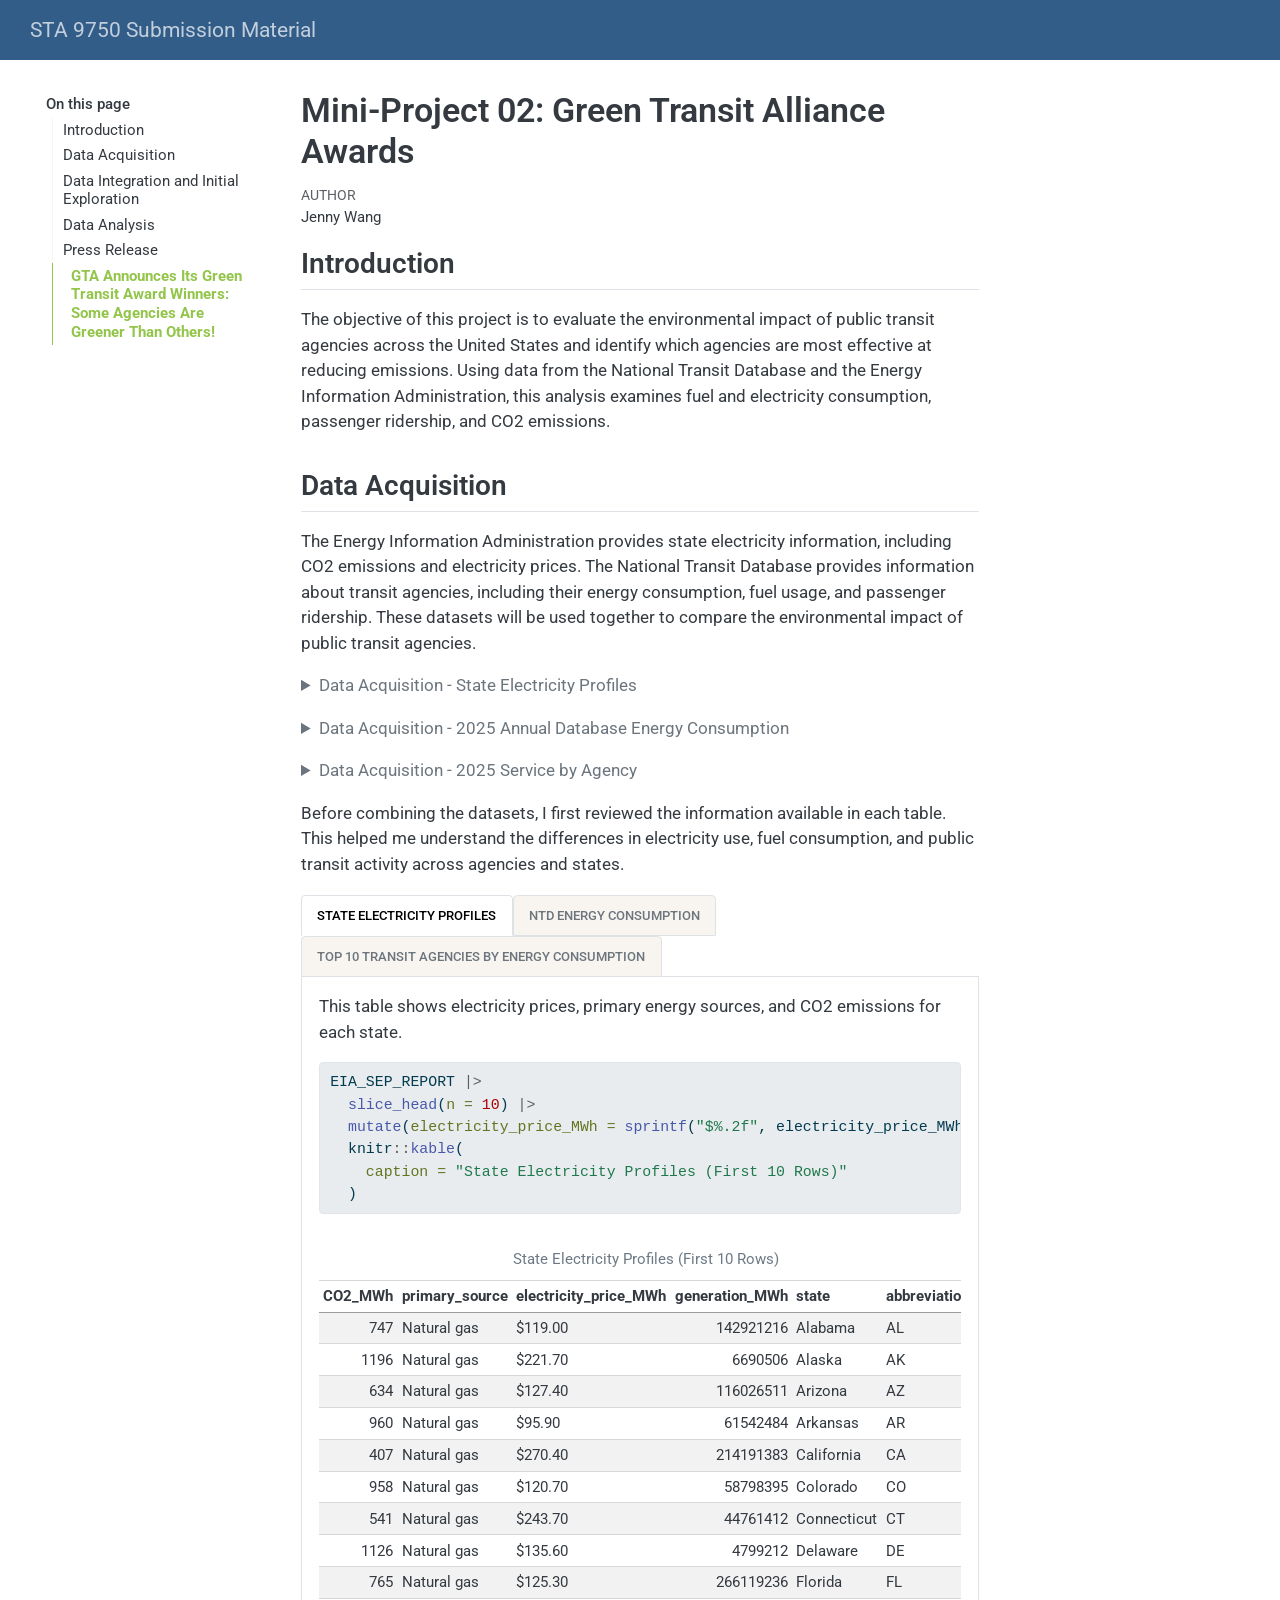
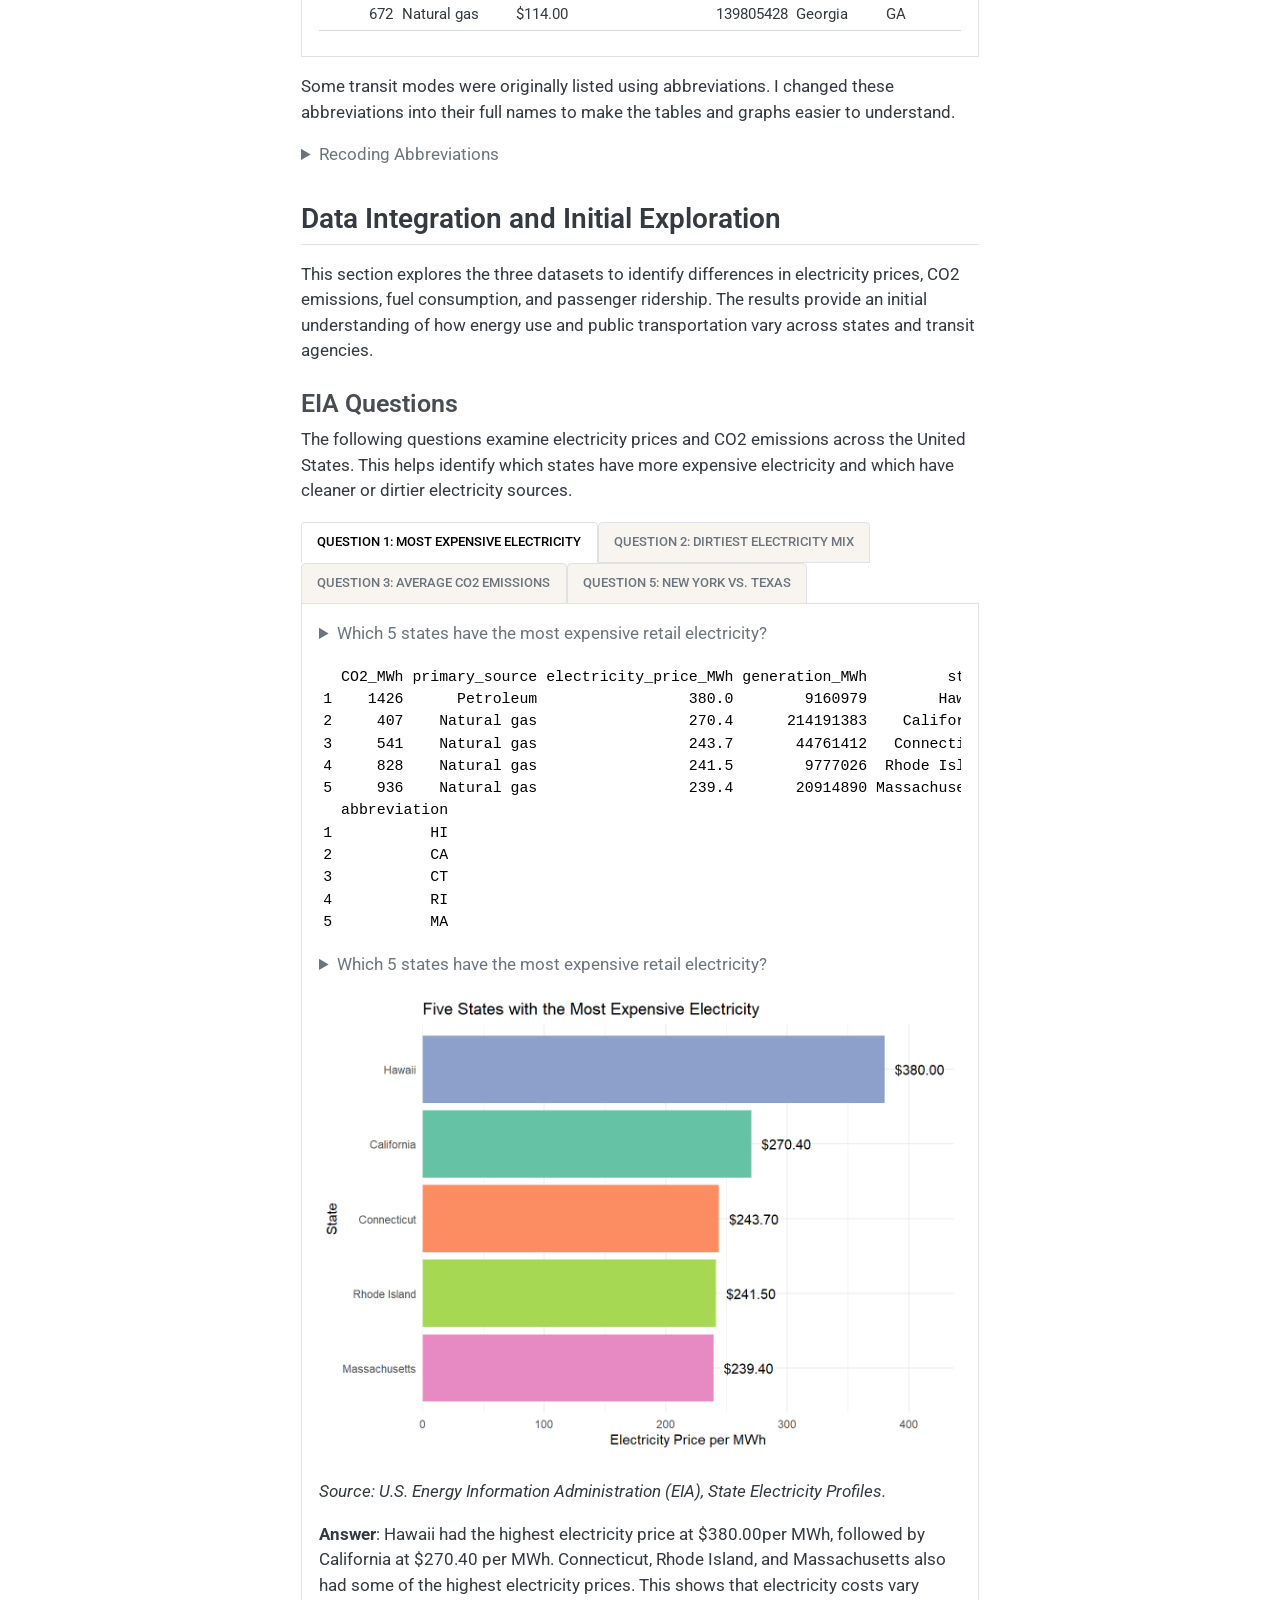
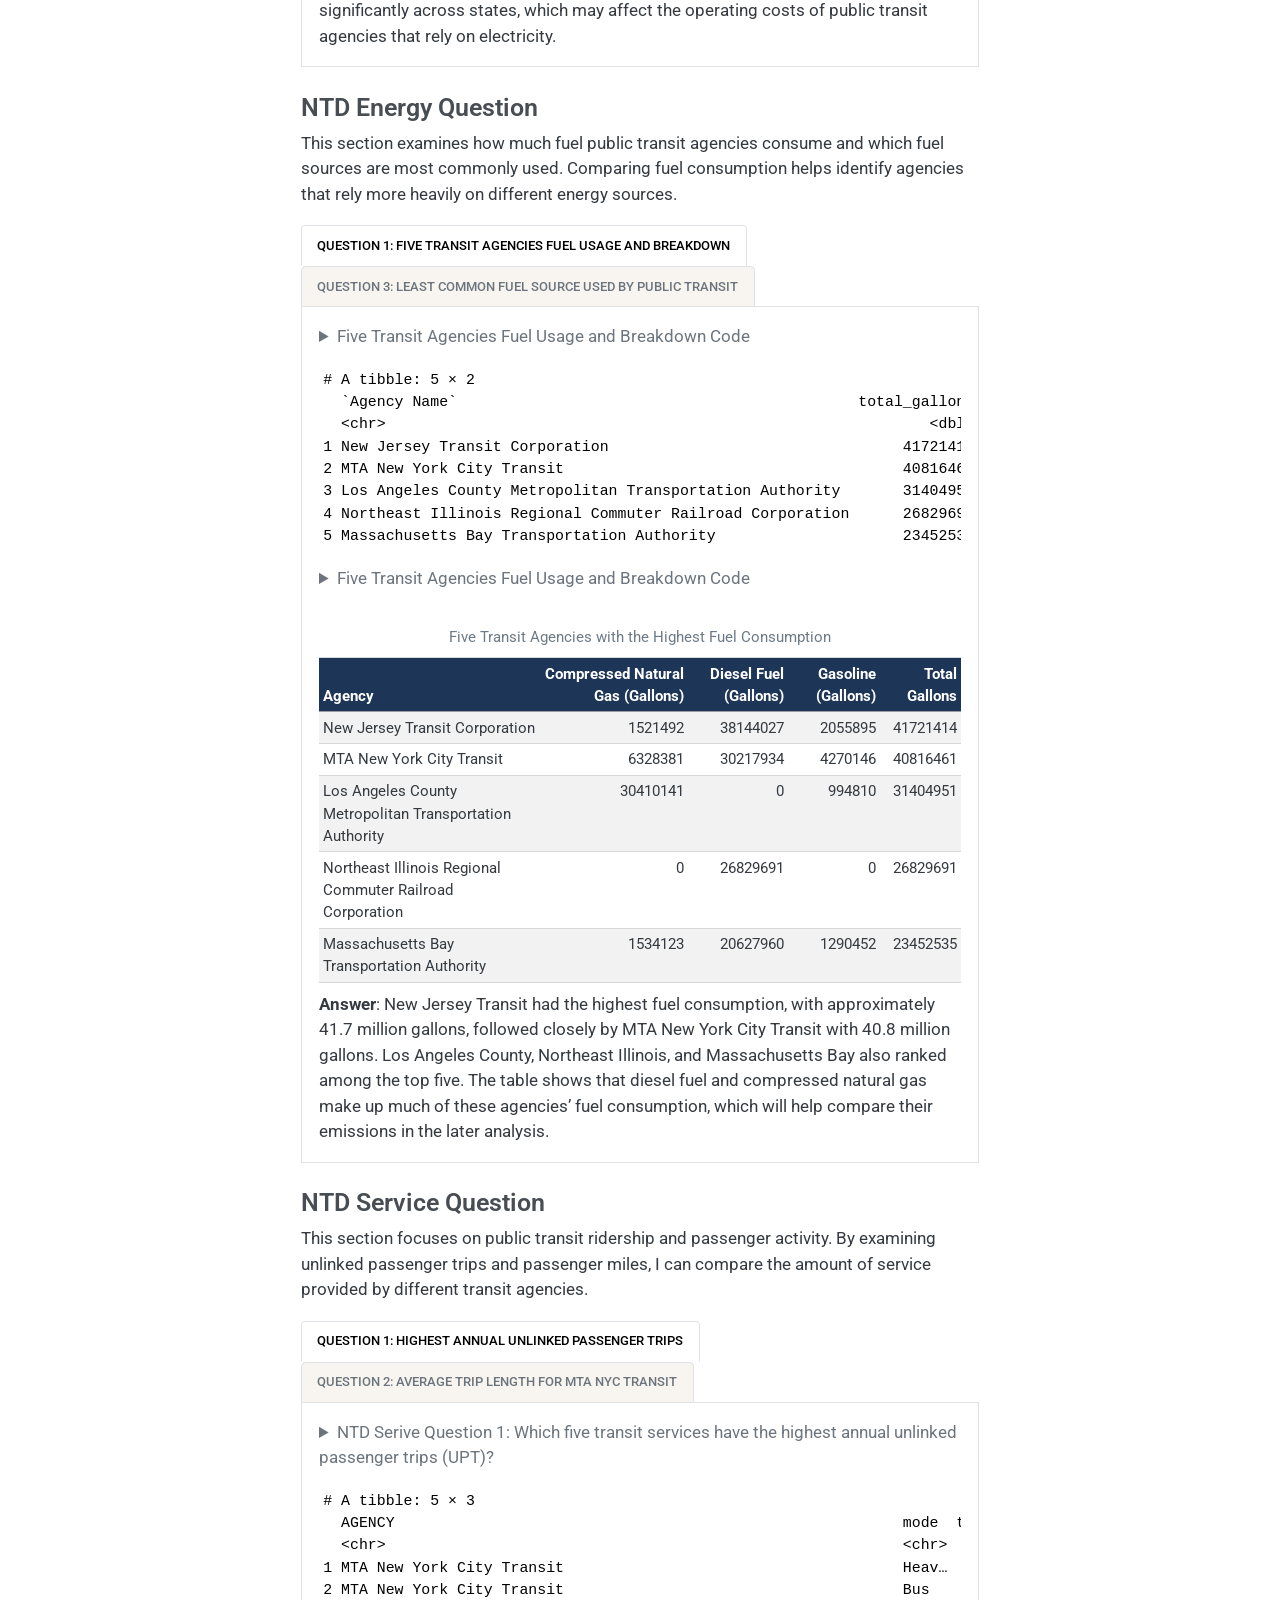
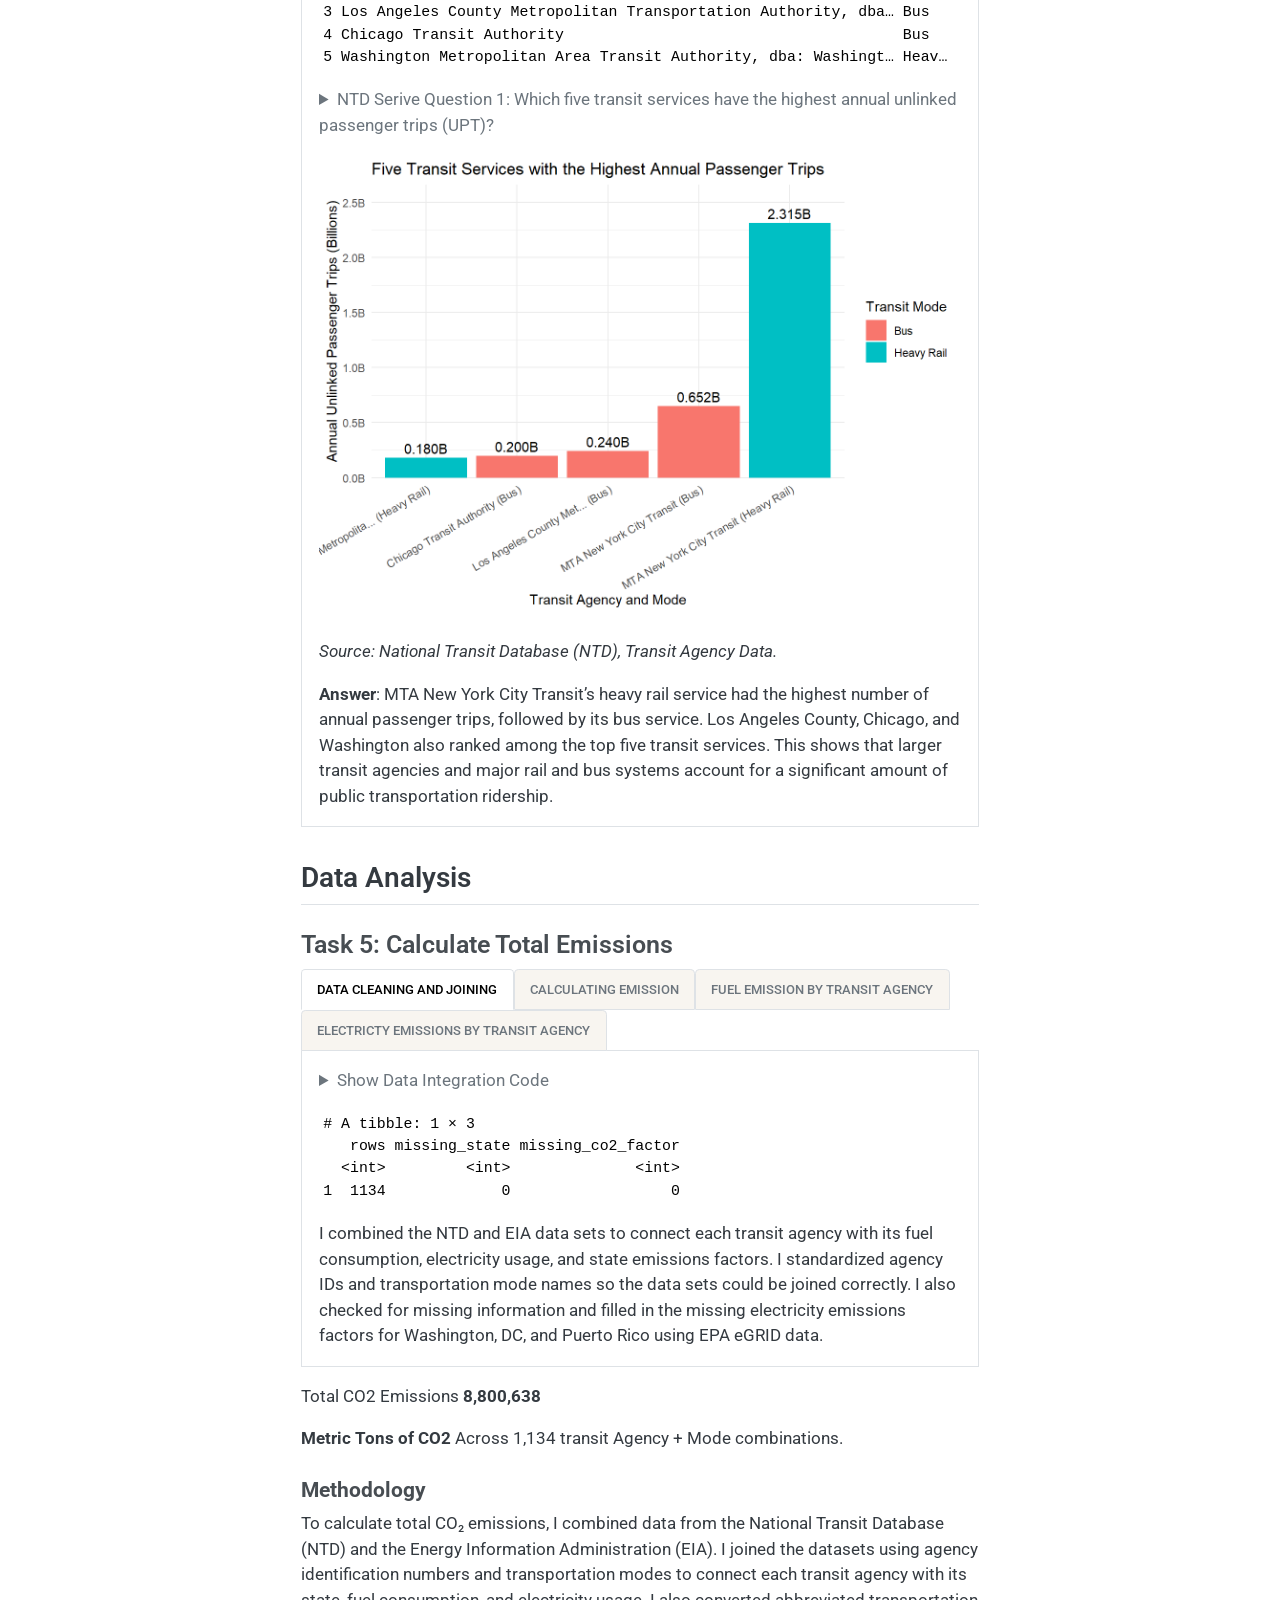
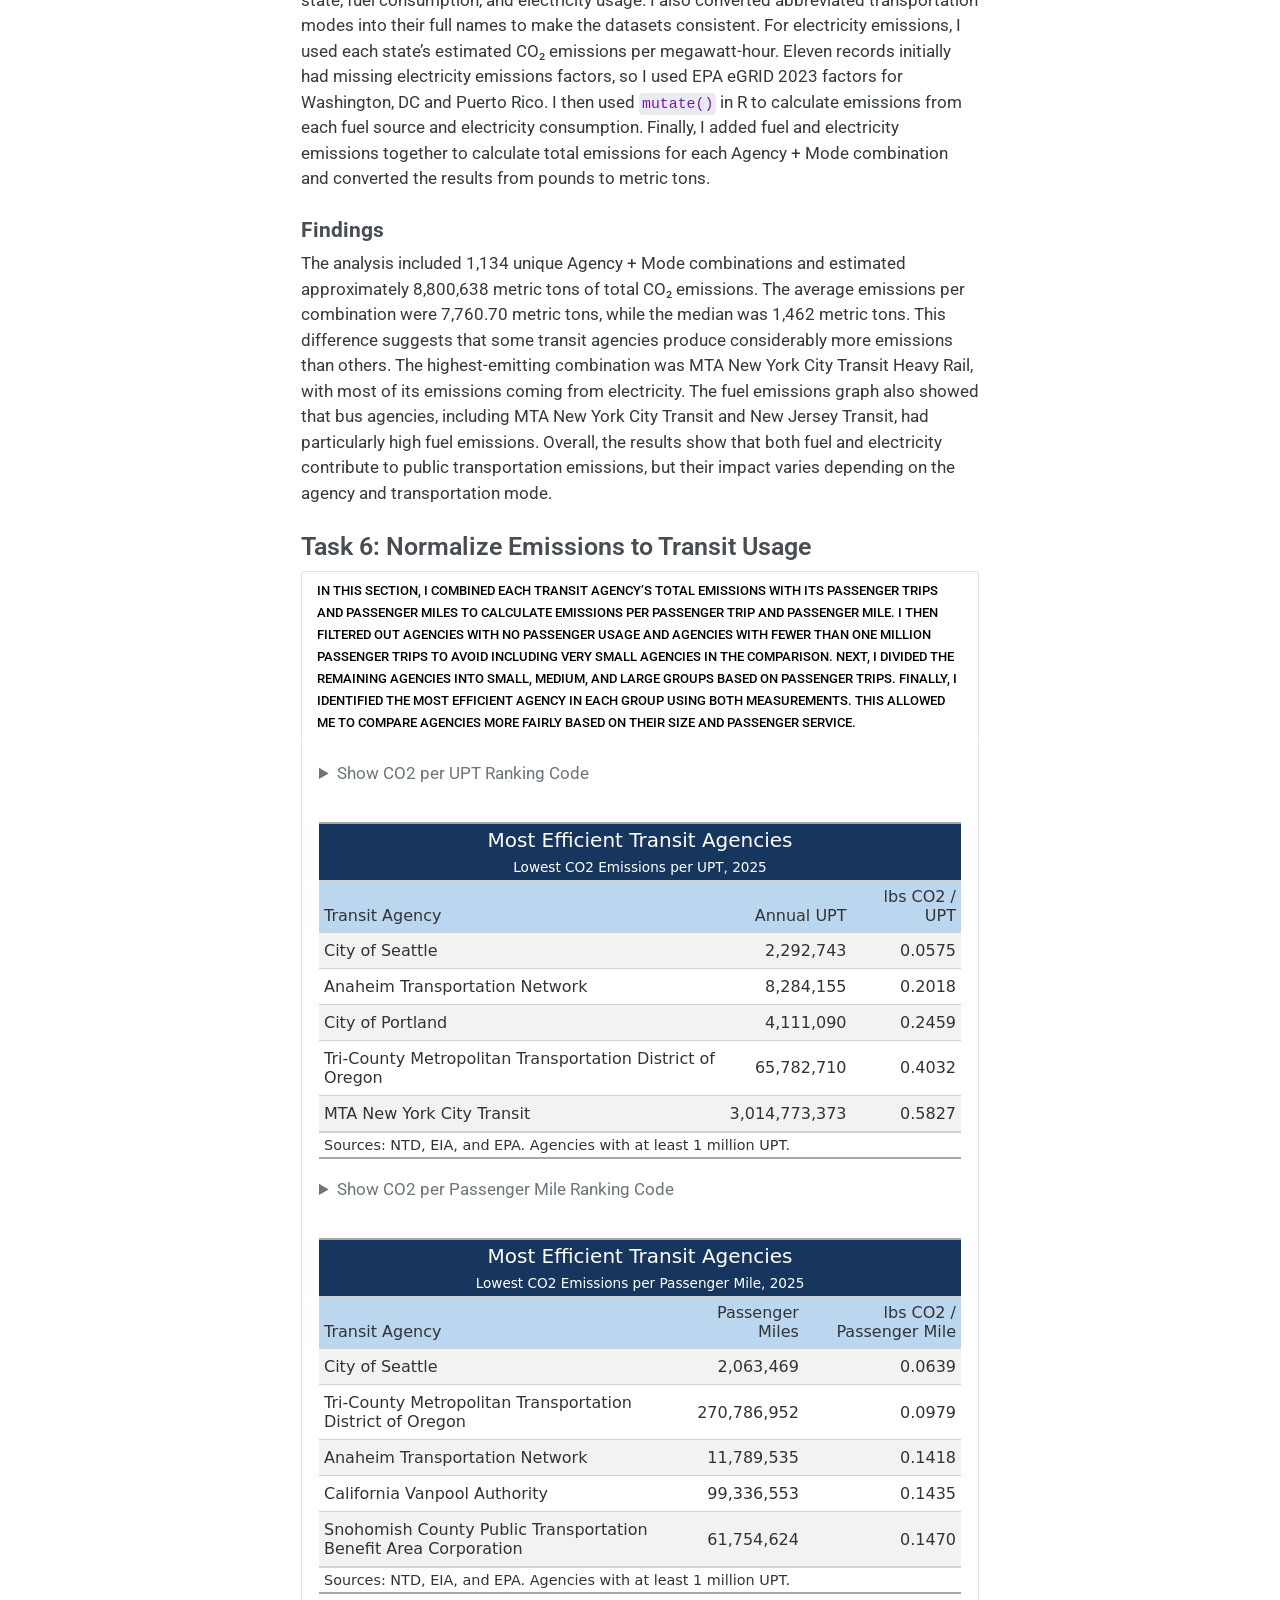
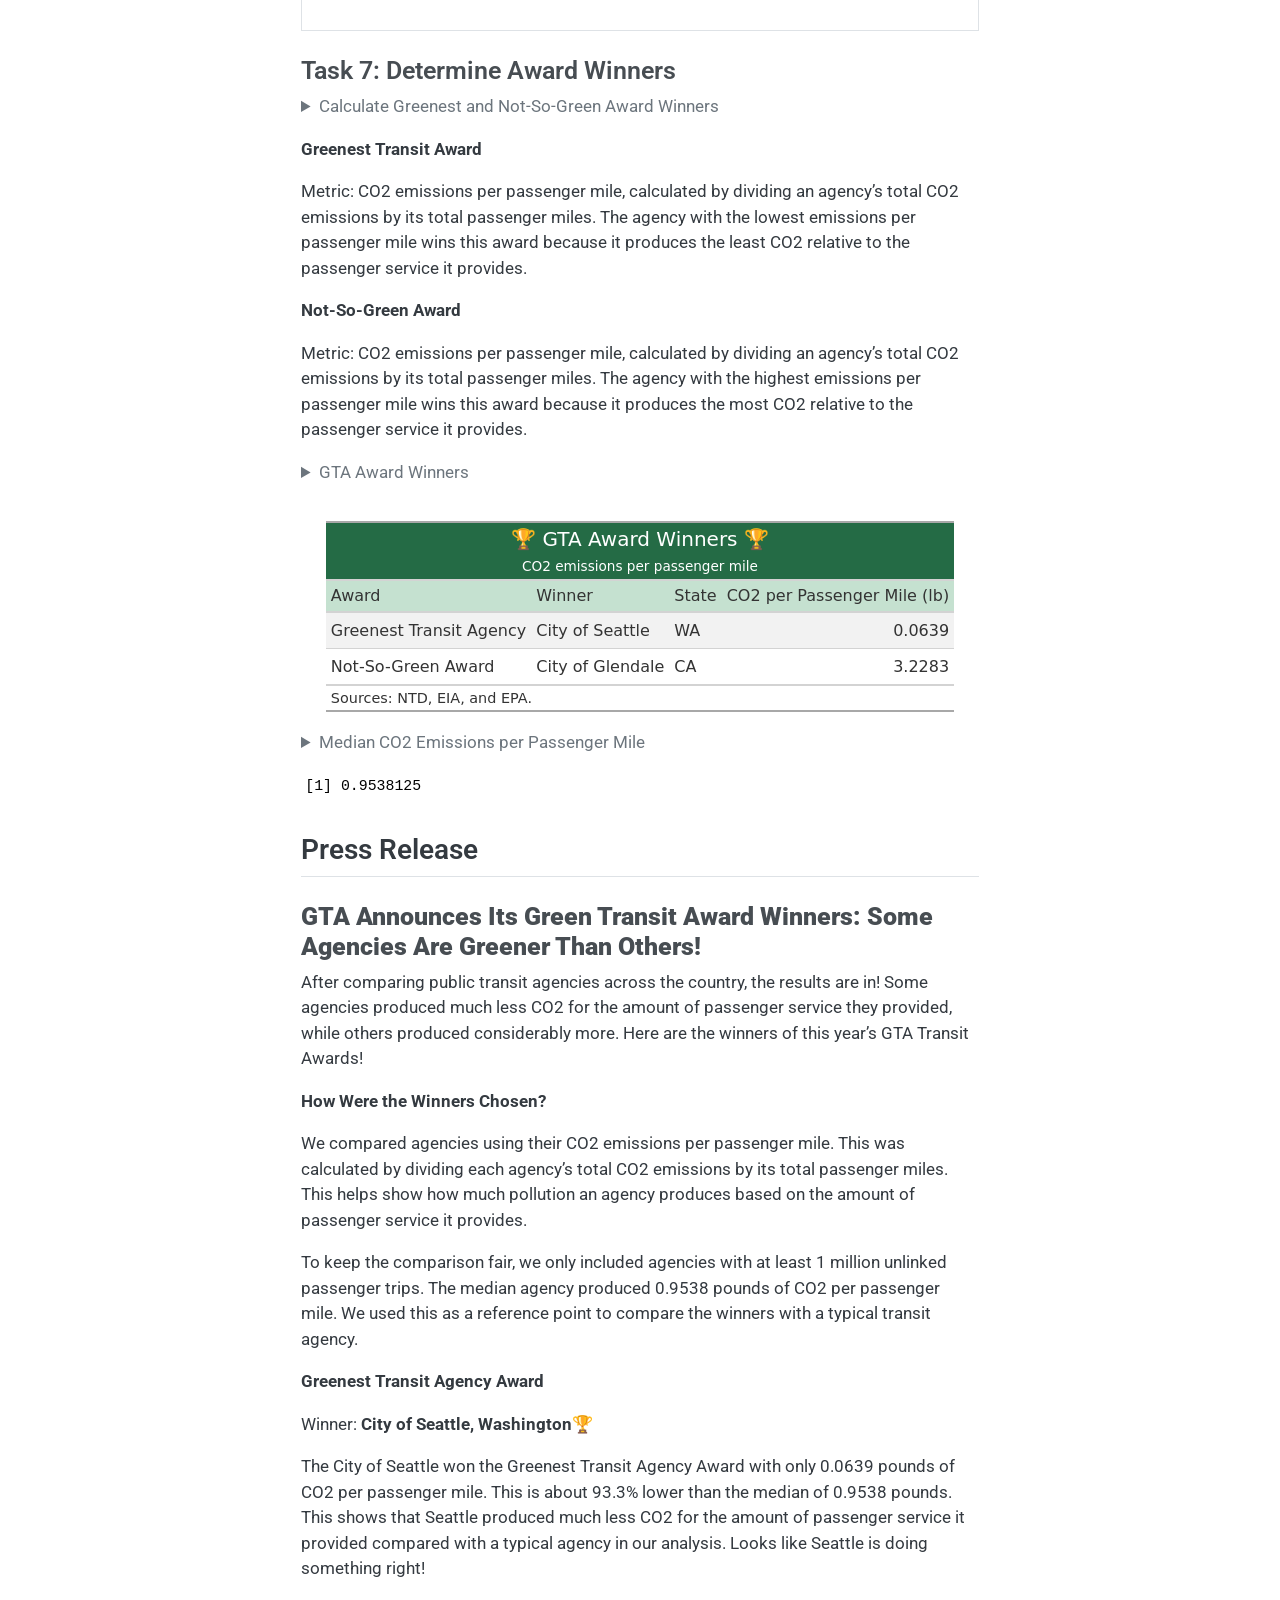
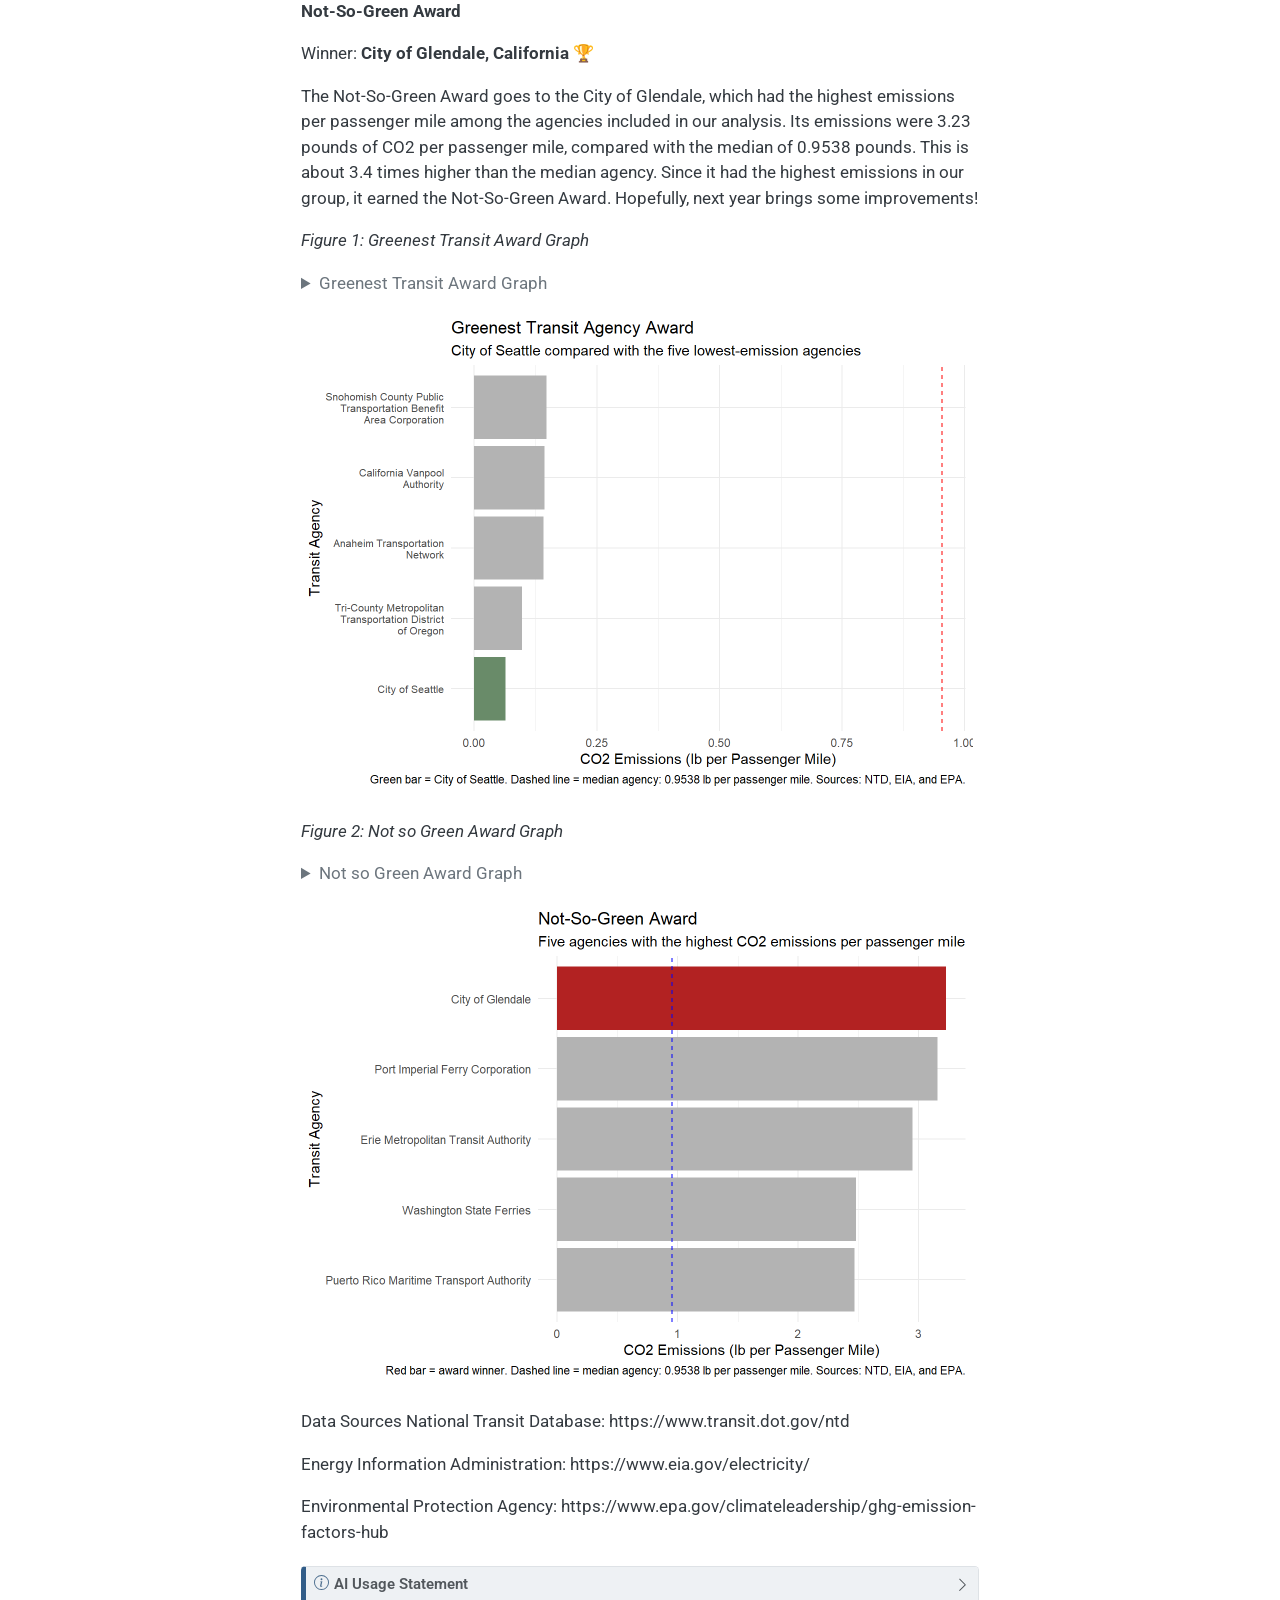
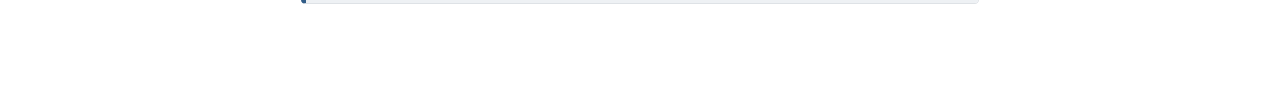
<file: docs/mp02.html>
<!DOCTYPE html>
<html xmlns="http://www.w3.org/1999/xhtml" lang="en" xml:lang="en"><head>

<meta charset="utf-8">
<meta name="generator" content="quarto-1.10.18">

<meta name="viewport" content="width=device-width, initial-scale=1.0, user-scalable=yes">

<meta name="author" content="Jenny Wang">

<title>Mini-Project 02: Green Transit Alliance Awards – STA 9750 Submission Material</title>
<style>
/* Default styles provided by pandoc.
** See https://pandoc.org/MANUAL.html#variables-for-html for config info.
*/
span.smallcaps{font-variant: small-caps;}
div.columns{display: flex; gap: 1.5em;}
div.column{flex: auto;}
@media screen {
div.columns{gap: min(4vw, 1.5em);}
div.column{overflow-x: auto;}
}
div.hanging-indent{margin-left: 1.5em; text-indent: -1.5em;}
ul.task-list{list-style: none;}
ul.task-list li input[type="checkbox"] {
  width: 0.8em;
  margin: 0 0.8em 0.2em -1em; /* quarto-specific, see https://github.com/quarto-dev/quarto-cli/issues/4556 */ 
  vertical-align: middle;
}
/* CSS for syntax highlighting */
html { -webkit-text-size-adjust: 100%; }
pre > code.sourceCode { white-space: pre; position: relative; }
pre > code.sourceCode > span { display: inline-block; line-height: 1.25; }
pre > code.sourceCode > span:empty { height: 1.2em; }
.sourceCode { overflow: visible; }
code.sourceCode > span { color: inherit; text-decoration: inherit; }
div.sourceCode { margin: 1em 0; }
pre.sourceCode { margin: 0; }
@media screen {
div.sourceCode { overflow: auto; }
}
@media print {
pre > code.sourceCode { white-space: pre-wrap; }
pre > code.sourceCode > span { text-indent: -5em; padding-left: 5em; }
}
pre.numberSource code
  { counter-reset: source-line 0; }
pre.numberSource code > span
  { position: relative; left: -4em; counter-increment: source-line; }
pre.numberSource code > span > a:first-child::before
  { content: counter(source-line);
    position: relative; left: -1em; text-align: right; vertical-align: baseline;
    border: none; display: inline-block;
    -webkit-touch-callout: none; -webkit-user-select: none;
    -khtml-user-select: none; -moz-user-select: none;
    -ms-user-select: none; user-select: none;
    padding: 0 4px; width: 4em;
  }
pre.numberSource { margin-left: 3em;  padding-left: 4px; }
div.sourceCode
  {   }
@media screen {
pre > code.sourceCode > span > a:first-child::before { text-decoration: underline; }
}
</style>


<script src="site_libs/quarto-nav/quarto-nav.js"></script>
<script src="site_libs/quarto-nav/headroom.min.js"></script>
<script src="site_libs/clipboard/clipboard.min.js"></script>
<script src="site_libs/quarto-search/autocomplete.umd.js"></script>
<script src="site_libs/quarto-search/fuse.min.js"></script>
<script src="site_libs/quarto-search/quarto-search.js"></script>
<meta name="quarto:offset" content="./">
<script src="site_libs/quarto-html/quarto.js" type="module"></script>
<script src="site_libs/quarto-html/tabsets/tabsets.js" type="module"></script>
<script src="site_libs/quarto-html/popper.min.js"></script>
<script src="site_libs/quarto-html/tippy.umd.min.js"></script>
<script src="site_libs/quarto-html/anchor.min.js"></script>
<link href="site_libs/quarto-html/tippy.css" rel="stylesheet">
<link href="site_libs/quarto-html/quarto-syntax-highlighting-64a204ab8560d761af7679ceaba22944.css" rel="stylesheet" id="quarto-text-highlighting-styles">
<script src="site_libs/bootstrap/bootstrap.min.js"></script>
<link href="site_libs/bootstrap/bootstrap-icons.css" rel="stylesheet">
<link href="site_libs/bootstrap/bootstrap-634794406cb6504be7fa31fa98eecb56.min.css" rel="stylesheet" append-hash="true" id="quarto-bootstrap" data-mode="light">
<script id="quarto-search-options" type="application/json">{
  "location": "navbar",
  "copy-button": false,
  "collapse-after": 3,
  "panel-placement": "end",
  "type": "overlay",
  "limit": 50,
  "keyboard-shortcut": [
    "f",
    "/",
    "s"
  ],
  "show-item-context": false,
  "language": {
    "search-no-results-text": "No results",
    "search-matching-documents-text": "matching documents",
    "search-copy-link-title": "Copy link to search",
    "search-hide-matches-text": "Hide additional matches",
    "search-more-match-text": "more match in this document",
    "search-more-matches-text": "more matches in this document",
    "search-clear-button-title": "Clear",
    "search-text-placeholder": "",
    "search-detached-cancel-button-title": "Cancel",
    "search-submit-button-title": "Submit",
    "search-label": "Search"
  }
}</script>
<script src="site_libs/kePrint-0.0.1/kePrint.js"></script>

<link href="site_libs/lightable-0.0.1/lightable.css" rel="stylesheet">



</head>

<body class="floating nav-fixed quarto-light">

<div id="quarto-search-results"></div>
  <header id="quarto-header" class="headroom fixed-top">
    <nav class="navbar navbar-expand-lg " data-bs-theme="dark">
      <div class="navbar-container container-fluid">
      <div class="navbar-brand-container mx-auto">
    <a class="navbar-brand" href="./index.html">
    <span class="navbar-title">STA 9750 Submission Material</span>
    </a>
  </div>
        <div class="quarto-navbar-tools tools-end">
</div>
      </div> <!-- /container-fluid -->
    </nav>
</header>
<!-- content -->
<div id="quarto-content" class="quarto-container page-columns page-rows-contents page-layout-article page-navbar">
<!-- sidebar -->
  <nav id="quarto-sidebar" class="sidebar collapse collapse-horizontal quarto-sidebar-collapse-item sidebar-navigation floating overflow-auto">
    <nav id="TOC" role="doc-toc" class="toc-active">
    <h2 id="toc-title">On this page</h2>
   
  <ul>
  <li><a href="#introduction" id="toc-introduction" class="nav-link active" data-scroll-target="#introduction">Introduction</a></li>
  <li><a href="#data-acquisition" id="toc-data-acquisition" class="nav-link" data-scroll-target="#data-acquisition">Data Acquisition</a></li>
  <li><a href="#data-integration-and-initial-exploration" id="toc-data-integration-and-initial-exploration" class="nav-link" data-scroll-target="#data-integration-and-initial-exploration">Data Integration and Initial Exploration</a>
  <ul class="collapse">
  <li><a href="#eia-questions" id="toc-eia-questions" class="nav-link" data-scroll-target="#eia-questions">EIA Questions</a></li>
  <li><a href="#ntd-energy-question" id="toc-ntd-energy-question" class="nav-link" data-scroll-target="#ntd-energy-question">NTD Energy Question</a></li>
  <li><a href="#ntd-service-question" id="toc-ntd-service-question" class="nav-link" data-scroll-target="#ntd-service-question">NTD Service Question</a></li>
  </ul></li>
  <li><a href="#data-analysis" id="toc-data-analysis" class="nav-link" data-scroll-target="#data-analysis">Data Analysis</a>
  <ul class="collapse">
  <li><a href="#task-5-calculate-total-emissions" id="toc-task-5-calculate-total-emissions" class="nav-link" data-scroll-target="#task-5-calculate-total-emissions">Task 5: Calculate Total Emissions</a></li>
  <li><a href="#task-6-normalize-emissions-to-transit-usage" id="toc-task-6-normalize-emissions-to-transit-usage" class="nav-link" data-scroll-target="#task-6-normalize-emissions-to-transit-usage">Task 6: Normalize Emissions to Transit Usage</a></li>
  <li><a href="#task-7-determine-award-winners" id="toc-task-7-determine-award-winners" class="nav-link" data-scroll-target="#task-7-determine-award-winners">Task 7: Determine Award Winners</a></li>
  </ul></li>
  <li><a href="#press-release" id="toc-press-release" class="nav-link" data-scroll-target="#press-release">Press Release</a>
  <ul class="collapse">
  <li><a href="#gta-announces-its-green-transit-award-winners-some-agencies-are-greener-than-others" id="toc-gta-announces-its-green-transit-award-winners-some-agencies-are-greener-than-others" class="nav-link" data-scroll-target="#gta-announces-its-green-transit-award-winners-some-agencies-are-greener-than-others"><strong>GTA Announces Its Green Transit Award Winners: Some Agencies Are Greener Than Others!</strong></a></li>
  </ul></li>
  </ul>
</nav>
</nav>
<div id="quarto-sidebar-glass" class="quarto-sidebar-collapse-item" data-bs-toggle="collapse" data-bs-target=".quarto-sidebar-collapse-item"></div>
<!-- margin-sidebar -->
    <div id="quarto-margin-sidebar" class="sidebar margin-sidebar zindex-bottom">
    </div>
<!-- main -->
<main class="content" id="quarto-document-content">

<header id="title-block-header" class="quarto-title-block default">
<div class="quarto-title">
<h1 class="title">Mini-Project 02: Green Transit Alliance Awards</h1>
</div>



<div class="quarto-title-meta">

    <div>
    <div class="quarto-title-meta-heading">Author</div>
    <div class="quarto-title-meta-contents">
             <p>Jenny Wang </p>
          </div>
  </div>
    
  
    
  </div>
  


</header>


<section id="introduction" class="level2">
<h2 class="anchored" data-anchor-id="introduction">Introduction</h2>
<p>The objective of this project is to evaluate the environmental impact of public transit agencies across the United States and identify which agencies are most effective at reducing emissions. Using data from the National Transit Database and the Energy Information Administration, this analysis examines fuel and electricity consumption, passenger ridership, and CO2 emissions.</p>
</section>
<section id="data-acquisition" class="level2">
<h2 class="anchored" data-anchor-id="data-acquisition">Data Acquisition</h2>
<p>The Energy Information Administration provides state electricity information, including CO2 emissions and electricity prices. The National Transit Database provides information about transit agencies, including their energy consumption, fuel usage, and passenger ridership. These datasets will be used together to compare the environmental impact of public transit agencies.</p>
<div class="cell">
<details class="code-fold">
<summary>Data Acquisition - State Electricity Profiles</summary>
<div class="code-copy-outer-scaffold"><div class="sourceCode cell-code" id="cb1"><pre class="sourceCode r code-with-copy"><code class="sourceCode r"><span id="cb1-1"><a href="#cb1-1" aria-hidden="true" tabindex="-1"></a><span class="fu">library</span>(tidyverse)</span>
<span id="cb1-2"><a href="#cb1-2" aria-hidden="true" tabindex="-1"></a><span class="fu">library</span>(stringr)</span>
<span id="cb1-3"><a href="#cb1-3" aria-hidden="true" tabindex="-1"></a><span class="fu">library</span>(httr2)</span>
<span id="cb1-4"><a href="#cb1-4" aria-hidden="true" tabindex="-1"></a><span class="fu">library</span>(rvest)</span>
<span id="cb1-5"><a href="#cb1-5" aria-hidden="true" tabindex="-1"></a></span>
<span id="cb1-6"><a href="#cb1-6" aria-hidden="true" tabindex="-1"></a>get_eia_sep <span class="ot">&lt;-</span> <span class="cf">function</span>(state, abbr){</span>
<span id="cb1-7"><a href="#cb1-7" aria-hidden="true" tabindex="-1"></a>    <span class="fu">library</span>(tidyverse)</span>
<span id="cb1-8"><a href="#cb1-8" aria-hidden="true" tabindex="-1"></a>    <span class="fu">library</span>(stringr)</span>
<span id="cb1-9"><a href="#cb1-9" aria-hidden="true" tabindex="-1"></a>    <span class="fu">library</span>(httr2)</span>
<span id="cb1-10"><a href="#cb1-10" aria-hidden="true" tabindex="-1"></a>    <span class="fu">library</span>(rvest)</span>
<span id="cb1-11"><a href="#cb1-11" aria-hidden="true" tabindex="-1"></a>    <span class="fu">library</span>(fs)</span>
<span id="cb1-12"><a href="#cb1-12" aria-hidden="true" tabindex="-1"></a>  </span>
<span id="cb1-13"><a href="#cb1-13" aria-hidden="true" tabindex="-1"></a>    state_formatted <span class="ot">&lt;-</span> <span class="fu">str_to_lower</span>(state) <span class="sc">|&gt;</span> <span class="fu">str_replace_all</span>(<span class="st">"</span><span class="sc">\\</span><span class="st">s"</span>, <span class="st">""</span>)</span>
<span id="cb1-14"><a href="#cb1-14" aria-hidden="true" tabindex="-1"></a>    </span>
<span id="cb1-15"><a href="#cb1-15" aria-hidden="true" tabindex="-1"></a>    dir_name <span class="ot">&lt;-</span> fs<span class="sc">::</span><span class="fu">path</span>(<span class="st">"data"</span>, <span class="st">"mp02"</span>)</span>
<span id="cb1-16"><a href="#cb1-16" aria-hidden="true" tabindex="-1"></a>    file_name <span class="ot">&lt;-</span> fs<span class="sc">::</span><span class="fu">path</span>(dir_name, state_formatted)</span>
<span id="cb1-17"><a href="#cb1-17" aria-hidden="true" tabindex="-1"></a>    </span>
<span id="cb1-18"><a href="#cb1-18" aria-hidden="true" tabindex="-1"></a>    fs<span class="sc">::</span><span class="fu">dir_create</span>(dir_name, <span class="at">recurse=</span><span class="cn">TRUE</span>)</span>
<span id="cb1-19"><a href="#cb1-19" aria-hidden="true" tabindex="-1"></a>    </span>
<span id="cb1-20"><a href="#cb1-20" aria-hidden="true" tabindex="-1"></a>    <span class="cf">if</span>(<span class="sc">!</span>fs<span class="sc">::</span><span class="fu">file_exists</span>(file_name)){</span>
<span id="cb1-21"><a href="#cb1-21" aria-hidden="true" tabindex="-1"></a>        BASE_URL <span class="ot">&lt;-</span> <span class="st">"https://www.eia.gov"</span></span>
<span id="cb1-22"><a href="#cb1-22" aria-hidden="true" tabindex="-1"></a>        RESPONSE <span class="ot">&lt;-</span> <span class="fu">request</span>(BASE_URL) <span class="sc">|&gt;</span> </span>
<span id="cb1-23"><a href="#cb1-23" aria-hidden="true" tabindex="-1"></a>          <span class="fu">req_url_path</span>(<span class="st">"electricity"</span>, </span>
<span id="cb1-24"><a href="#cb1-24" aria-hidden="true" tabindex="-1"></a>                       <span class="st">"state"</span>, </span>
<span id="cb1-25"><a href="#cb1-25" aria-hidden="true" tabindex="-1"></a>                       state_formatted) <span class="sc">|&gt;</span></span>
<span id="cb1-26"><a href="#cb1-26" aria-hidden="true" tabindex="-1"></a>          <span class="fu">req_headers</span>(</span>
<span id="cb1-27"><a href="#cb1-27" aria-hidden="true" tabindex="-1"></a>            <span class="st">`</span><span class="at">User-Agent</span><span class="st">`</span> <span class="ot">=</span> <span class="st">"Mozilla/5.0 (Macintosh; Intel Mac OS X 10.15; rv:149.0) Gecko/20100101 Firefox/149.0"</span></span>
<span id="cb1-28"><a href="#cb1-28" aria-hidden="true" tabindex="-1"></a>            ) <span class="sc">|&gt;</span>   </span>
<span id="cb1-29"><a href="#cb1-29" aria-hidden="true" tabindex="-1"></a>          <span class="fu">req_retry</span>(</span>
<span id="cb1-30"><a href="#cb1-30" aria-hidden="true" tabindex="-1"></a>                <span class="at">max_tries =</span> <span class="dv">4</span>, </span>
<span id="cb1-31"><a href="#cb1-31" aria-hidden="true" tabindex="-1"></a>          ) <span class="sc">|&gt;</span></span>
<span id="cb1-32"><a href="#cb1-32" aria-hidden="true" tabindex="-1"></a>          <span class="fu">req_perform</span>(file_name)</span>
<span id="cb1-33"><a href="#cb1-33" aria-hidden="true" tabindex="-1"></a>    </span>
<span id="cb1-34"><a href="#cb1-34" aria-hidden="true" tabindex="-1"></a>        <span class="fu">resp_check_status</span>(RESPONSE)</span>
<span id="cb1-35"><a href="#cb1-35" aria-hidden="true" tabindex="-1"></a>    }</span>
<span id="cb1-36"><a href="#cb1-36" aria-hidden="true" tabindex="-1"></a>    </span>
<span id="cb1-37"><a href="#cb1-37" aria-hidden="true" tabindex="-1"></a>    TABLE <span class="ot">&lt;-</span> <span class="fu">read_html</span>(file_name) <span class="sc">|&gt;</span> </span>
<span id="cb1-38"><a href="#cb1-38" aria-hidden="true" tabindex="-1"></a>        <span class="fu">html_element</span>(<span class="st">"table"</span>) <span class="sc">|&gt;</span> </span>
<span id="cb1-39"><a href="#cb1-39" aria-hidden="true" tabindex="-1"></a>        <span class="fu">html_table</span>() <span class="sc">|&gt;</span></span>
<span id="cb1-40"><a href="#cb1-40" aria-hidden="true" tabindex="-1"></a>        <span class="fu">mutate</span>(<span class="at">Item =</span> <span class="fu">str_to_lower</span>(Item))</span>
<span id="cb1-41"><a href="#cb1-41" aria-hidden="true" tabindex="-1"></a>    </span>
<span id="cb1-42"><a href="#cb1-42" aria-hidden="true" tabindex="-1"></a>    <span class="cf">if</span>(<span class="st">"U.S. rank"</span> <span class="sc">%in%</span> <span class="fu">colnames</span>(TABLE)){</span>
<span id="cb1-43"><a href="#cb1-43" aria-hidden="true" tabindex="-1"></a>        TABLE <span class="ot">&lt;-</span> TABLE <span class="sc">|&gt;</span> <span class="fu">rename</span>(<span class="at">Rank =</span> <span class="st">`</span><span class="at">U.S. rank</span><span class="st">`</span>)</span>
<span id="cb1-44"><a href="#cb1-44" aria-hidden="true" tabindex="-1"></a>    }</span>
<span id="cb1-45"><a href="#cb1-45" aria-hidden="true" tabindex="-1"></a>    </span>
<span id="cb1-46"><a href="#cb1-46" aria-hidden="true" tabindex="-1"></a>    CO2_MWh <span class="ot">&lt;-</span> TABLE <span class="sc">|&gt;</span> </span>
<span id="cb1-47"><a href="#cb1-47" aria-hidden="true" tabindex="-1"></a>        <span class="fu">filter</span>(Item <span class="sc">==</span> <span class="st">"carbon dioxide (lbs/mwh)"</span>) <span class="sc">|&gt;</span></span>
<span id="cb1-48"><a href="#cb1-48" aria-hidden="true" tabindex="-1"></a>        <span class="fu">pull</span>(Value) <span class="sc">|&gt;</span> </span>
<span id="cb1-49"><a href="#cb1-49" aria-hidden="true" tabindex="-1"></a>        <span class="fu">str_replace_all</span>(<span class="st">","</span>, <span class="st">""</span>) <span class="sc">|&gt;</span></span>
<span id="cb1-50"><a href="#cb1-50" aria-hidden="true" tabindex="-1"></a>        <span class="fu">as.numeric</span>()</span>
<span id="cb1-51"><a href="#cb1-51" aria-hidden="true" tabindex="-1"></a>    </span>
<span id="cb1-52"><a href="#cb1-52" aria-hidden="true" tabindex="-1"></a>    PRIMARY <span class="ot">&lt;-</span> TABLE <span class="sc">|&gt;</span> </span>
<span id="cb1-53"><a href="#cb1-53" aria-hidden="true" tabindex="-1"></a>        <span class="fu">filter</span>(Item <span class="sc">==</span> <span class="st">"primary energy source"</span>) <span class="sc">|&gt;</span> </span>
<span id="cb1-54"><a href="#cb1-54" aria-hidden="true" tabindex="-1"></a>        <span class="fu">pull</span>(Rank)</span>
<span id="cb1-55"><a href="#cb1-55" aria-hidden="true" tabindex="-1"></a>    </span>
<span id="cb1-56"><a href="#cb1-56" aria-hidden="true" tabindex="-1"></a>    RATE <span class="ot">&lt;-</span> TABLE <span class="sc">|&gt;</span></span>
<span id="cb1-57"><a href="#cb1-57" aria-hidden="true" tabindex="-1"></a>        <span class="fu">filter</span>(Item <span class="sc">==</span> <span class="st">"average retail price (cents/kwh)"</span>) <span class="sc">|&gt;</span></span>
<span id="cb1-58"><a href="#cb1-58" aria-hidden="true" tabindex="-1"></a>        <span class="fu">pull</span>(Value) <span class="sc">|&gt;</span></span>
<span id="cb1-59"><a href="#cb1-59" aria-hidden="true" tabindex="-1"></a>        <span class="fu">as.numeric</span>()</span>
<span id="cb1-60"><a href="#cb1-60" aria-hidden="true" tabindex="-1"></a>    </span>
<span id="cb1-61"><a href="#cb1-61" aria-hidden="true" tabindex="-1"></a>    GENERATION_MWh <span class="ot">&lt;-</span> TABLE <span class="sc">|&gt;</span></span>
<span id="cb1-62"><a href="#cb1-62" aria-hidden="true" tabindex="-1"></a>        <span class="fu">filter</span>(Item <span class="sc">==</span> <span class="st">"net generation (megawatthours)"</span>) <span class="sc">|&gt;</span></span>
<span id="cb1-63"><a href="#cb1-63" aria-hidden="true" tabindex="-1"></a>        <span class="fu">pull</span>(Value) <span class="sc">|&gt;</span></span>
<span id="cb1-64"><a href="#cb1-64" aria-hidden="true" tabindex="-1"></a>        <span class="fu">str_replace_all</span>(<span class="st">","</span>, <span class="st">""</span>) <span class="sc">|&gt;</span></span>
<span id="cb1-65"><a href="#cb1-65" aria-hidden="true" tabindex="-1"></a>        <span class="fu">as.numeric</span>()</span>
<span id="cb1-66"><a href="#cb1-66" aria-hidden="true" tabindex="-1"></a>    </span>
<span id="cb1-67"><a href="#cb1-67" aria-hidden="true" tabindex="-1"></a>    <span class="fu">data.frame</span>(<span class="at">CO2_MWh               =</span> CO2_MWh, </span>
<span id="cb1-68"><a href="#cb1-68" aria-hidden="true" tabindex="-1"></a>               <span class="at">primary_source        =</span> PRIMARY,</span>
<span id="cb1-69"><a href="#cb1-69" aria-hidden="true" tabindex="-1"></a>               <span class="at">electricity_price_MWh =</span> RATE <span class="sc">*</span> <span class="dv">10</span>, <span class="co"># / 100 cents to dollars &amp;</span></span>
<span id="cb1-70"><a href="#cb1-70" aria-hidden="true" tabindex="-1"></a>               <span class="co"># * 1000 kWh to MWH </span></span>
<span id="cb1-71"><a href="#cb1-71" aria-hidden="true" tabindex="-1"></a>               <span class="at">generation_MWh        =</span> GENERATION_MWh, </span>
<span id="cb1-72"><a href="#cb1-72" aria-hidden="true" tabindex="-1"></a>               <span class="at">state                 =</span> state, </span>
<span id="cb1-73"><a href="#cb1-73" aria-hidden="true" tabindex="-1"></a>               <span class="at">abbreviation          =</span> abbr</span>
<span id="cb1-74"><a href="#cb1-74" aria-hidden="true" tabindex="-1"></a>    )</span>
<span id="cb1-75"><a href="#cb1-75" aria-hidden="true" tabindex="-1"></a>}</span>
<span id="cb1-76"><a href="#cb1-76" aria-hidden="true" tabindex="-1"></a></span>
<span id="cb1-77"><a href="#cb1-77" aria-hidden="true" tabindex="-1"></a>EIA_SEP_REPORT <span class="ot">&lt;-</span> <span class="fu">map2</span>(state.name, state.abb, get_eia_sep) <span class="sc">|&gt;</span> <span class="fu">list_rbind</span>()</span></code></pre></div><button title="Copy to Clipboard" class="code-copy-button"><i class="bi"></i></button></div>
</details>
</div>
<div class="cell">
<details class="code-fold">
<summary>Data Acquisition - 2025 Annual Database Energy Consumption</summary>
<div class="code-copy-outer-scaffold"><div class="sourceCode cell-code" id="cb2"><pre class="sourceCode r code-with-copy"><code class="sourceCode r"><span id="cb2-1"><a href="#cb2-1" aria-hidden="true" tabindex="-1"></a>load_ntd_energy <span class="ot">&lt;-</span> <span class="cf">function</span>(){</span>
<span id="cb2-2"><a href="#cb2-2" aria-hidden="true" tabindex="-1"></a>  <span class="fu">library</span>(readxl)</span>
<span id="cb2-3"><a href="#cb2-3" aria-hidden="true" tabindex="-1"></a>  <span class="fu">library</span>(httr2)</span>
<span id="cb2-4"><a href="#cb2-4" aria-hidden="true" tabindex="-1"></a>  <span class="fu">library</span>(tidyverse)</span>
<span id="cb2-5"><a href="#cb2-5" aria-hidden="true" tabindex="-1"></a>  <span class="fu">library</span>(fs)</span>
<span id="cb2-6"><a href="#cb2-6" aria-hidden="true" tabindex="-1"></a>  </span>
<span id="cb2-7"><a href="#cb2-7" aria-hidden="true" tabindex="-1"></a>  <span class="co"># Create 'data/mp02' directory if not already present</span></span>
<span id="cb2-8"><a href="#cb2-8" aria-hidden="true" tabindex="-1"></a>  DATA_DIR <span class="ot">&lt;-</span> fs<span class="sc">::</span><span class="fu">path</span>(<span class="st">"data"</span>, <span class="st">"mp02"</span>)</span>
<span id="cb2-9"><a href="#cb2-9" aria-hidden="true" tabindex="-1"></a>  fs<span class="sc">::</span><span class="fu">dir_create</span>(DATA_DIR, <span class="at">recurse=</span><span class="cn">TRUE</span>)</span>
<span id="cb2-10"><a href="#cb2-10" aria-hidden="true" tabindex="-1"></a></span>
<span id="cb2-11"><a href="#cb2-11" aria-hidden="true" tabindex="-1"></a>  NTD_ENERGY_FILE <span class="ot">&lt;-</span> fs<span class="sc">::</span><span class="fu">path</span>(DATA_DIR, <span class="st">"2025_ntd_energy.xlsx"</span>)</span>
<span id="cb2-12"><a href="#cb2-12" aria-hidden="true" tabindex="-1"></a></span>
<span id="cb2-13"><a href="#cb2-13" aria-hidden="true" tabindex="-1"></a>  <span class="cf">if</span>(<span class="sc">!</span>fs<span class="sc">::</span><span class="fu">file_exists</span>(NTD_ENERGY_FILE)){</span>
<span id="cb2-14"><a href="#cb2-14" aria-hidden="true" tabindex="-1"></a>    <span class="fu">library</span>(httr2)</span>
<span id="cb2-15"><a href="#cb2-15" aria-hidden="true" tabindex="-1"></a>  </span>
<span id="cb2-16"><a href="#cb2-16" aria-hidden="true" tabindex="-1"></a>    <span class="fu">request</span>(<span class="st">"https://www.transit.dot.gov/"</span>) <span class="sc">|&gt;</span></span>
<span id="cb2-17"><a href="#cb2-17" aria-hidden="true" tabindex="-1"></a>      <span class="fu">req_url_path</span>(<span class="st">"sites"</span>,</span>
<span id="cb2-18"><a href="#cb2-18" aria-hidden="true" tabindex="-1"></a>                   <span class="st">"fta.dot.gov"</span>,</span>
<span id="cb2-19"><a href="#cb2-19" aria-hidden="true" tabindex="-1"></a>                   <span class="st">"files"</span>,</span>
<span id="cb2-20"><a href="#cb2-20" aria-hidden="true" tabindex="-1"></a>                   <span class="st">"2026-09"</span>,</span>
<span id="cb2-21"><a href="#cb2-21" aria-hidden="true" tabindex="-1"></a>                   <span class="st">"2025 Energy Consumption_260806.xlsx"</span>) <span class="sc">|&gt;</span> </span>
<span id="cb2-22"><a href="#cb2-22" aria-hidden="true" tabindex="-1"></a>      <span class="fu">req_headers</span>(</span>
<span id="cb2-23"><a href="#cb2-23" aria-hidden="true" tabindex="-1"></a>        <span class="st">`</span><span class="at">User-Agent</span><span class="st">`</span> <span class="ot">=</span> <span class="st">"Mozilla/5.0 (Macintosh; Intel Mac OS X 10.15; rv:149.0) Gecko/20100101 Firefox/149.0"</span>) <span class="sc">|&gt;</span> </span>
<span id="cb2-24"><a href="#cb2-24" aria-hidden="true" tabindex="-1"></a>      <span class="fu">req_perform</span>(NTD_ENERGY_FILE)</span>
<span id="cb2-25"><a href="#cb2-25" aria-hidden="true" tabindex="-1"></a>  }</span>
<span id="cb2-26"><a href="#cb2-26" aria-hidden="true" tabindex="-1"></a>  </span>
<span id="cb2-27"><a href="#cb2-27" aria-hidden="true" tabindex="-1"></a>  <span class="cf">if</span>(<span class="fu">file.info</span>(NTD_ENERGY_FILE)<span class="sc">$</span>size <span class="sc">&lt;</span> <span class="fl">1e4</span>){</span>
<span id="cb2-28"><a href="#cb2-28" aria-hidden="true" tabindex="-1"></a>        <span class="fu">cat</span>(<span class="st">"I was unable to download the NTD Energy File. Please try again.</span><span class="sc">\n</span><span class="st">"</span>)</span>
<span id="cb2-29"><a href="#cb2-29" aria-hidden="true" tabindex="-1"></a>        <span class="fu">stop</span>(<span class="st">"Download failed. Please delete the corrupted file by running `unlink('data/mp02/2025_ntd_energy.xlsx')` and try again."</span>)</span>
<span id="cb2-30"><a href="#cb2-30" aria-hidden="true" tabindex="-1"></a>    }</span>
<span id="cb2-31"><a href="#cb2-31" aria-hidden="true" tabindex="-1"></a></span>
<span id="cb2-32"><a href="#cb2-32" aria-hidden="true" tabindex="-1"></a>  to_numeric_fill_0 <span class="ot">&lt;-</span> <span class="cf">function</span>(x){</span>
<span id="cb2-33"><a href="#cb2-33" aria-hidden="true" tabindex="-1"></a>    x <span class="ot">&lt;-</span> <span class="fu">if_else</span>(x <span class="sc">==</span> <span class="st">"-"</span>, <span class="cn">NA</span>, x)</span>
<span id="cb2-34"><a href="#cb2-34" aria-hidden="true" tabindex="-1"></a>    <span class="fu">replace_na</span>(<span class="fu">as.numeric</span>(x), <span class="dv">0</span>)</span>
<span id="cb2-35"><a href="#cb2-35" aria-hidden="true" tabindex="-1"></a>  }</span>
<span id="cb2-36"><a href="#cb2-36" aria-hidden="true" tabindex="-1"></a></span>
<span id="cb2-37"><a href="#cb2-37" aria-hidden="true" tabindex="-1"></a>  <span class="fu">read_excel</span>(NTD_ENERGY_FILE) <span class="sc">|&gt;</span> </span>
<span id="cb2-38"><a href="#cb2-38" aria-hidden="true" tabindex="-1"></a>    <span class="fu">select</span>(<span class="sc">-</span><span class="fu">c</span>(<span class="st">`</span><span class="at">Reporter Type</span><span class="st">`</span>, </span>
<span id="cb2-39"><a href="#cb2-39" aria-hidden="true" tabindex="-1"></a>              <span class="st">`</span><span class="at">Reporting Module</span><span class="st">`</span>, </span>
<span id="cb2-40"><a href="#cb2-40" aria-hidden="true" tabindex="-1"></a>              <span class="st">`</span><span class="at">Gallons of Other Fuel</span><span class="st">`</span>, </span>
<span id="cb2-41"><a href="#cb2-41" aria-hidden="true" tabindex="-1"></a>              <span class="st">`</span><span class="at">Other Fuel Description</span><span class="st">`</span>)) <span class="sc">|&gt;</span></span>
<span id="cb2-42"><a href="#cb2-42" aria-hidden="true" tabindex="-1"></a>    <span class="fu">mutate</span>(<span class="fu">across</span>(<span class="sc">-</span><span class="fu">c</span>(<span class="st">`</span><span class="at">Agency Name</span><span class="st">`</span>, </span>
<span id="cb2-43"><a href="#cb2-43" aria-hidden="true" tabindex="-1"></a>                     <span class="st">`</span><span class="at">Mode</span><span class="st">`</span>,</span>
<span id="cb2-44"><a href="#cb2-44" aria-hidden="true" tabindex="-1"></a>                     <span class="st">`</span><span class="at">TOS</span><span class="st">`</span>), </span>
<span id="cb2-45"><a href="#cb2-45" aria-hidden="true" tabindex="-1"></a>                  to_numeric_fill_0)) <span class="sc">|&gt;</span></span>
<span id="cb2-46"><a href="#cb2-46" aria-hidden="true" tabindex="-1"></a>    <span class="fu">group_by</span>(<span class="st">`</span><span class="at">NTD ID</span><span class="st">`</span>, <span class="st">`</span><span class="at">Mode</span><span class="st">`</span>, <span class="st">`</span><span class="at">Agency Name</span><span class="st">`</span>) <span class="sc">|&gt;</span></span>
<span id="cb2-47"><a href="#cb2-47" aria-hidden="true" tabindex="-1"></a>    <span class="fu">summarize</span>(<span class="fu">across</span>(<span class="fu">where</span>(is.numeric), sum), </span>
<span id="cb2-48"><a href="#cb2-48" aria-hidden="true" tabindex="-1"></a>              <span class="at">.groups =</span> <span class="st">"keep"</span>) <span class="sc">|&gt;</span></span>
<span id="cb2-49"><a href="#cb2-49" aria-hidden="true" tabindex="-1"></a>    <span class="fu">mutate</span>(<span class="at">ENERGY =</span> <span class="fu">sum</span>(<span class="fu">c_across</span>(<span class="fu">c</span>(<span class="fu">where</span>(is.numeric))))) <span class="sc">|&gt;</span></span>
<span id="cb2-50"><a href="#cb2-50" aria-hidden="true" tabindex="-1"></a>    <span class="fu">filter</span>(ENERGY <span class="sc">&gt;</span> <span class="dv">0</span>) <span class="sc">|&gt;</span></span>
<span id="cb2-51"><a href="#cb2-51" aria-hidden="true" tabindex="-1"></a>    <span class="fu">select</span>(<span class="sc">-</span>ENERGY) <span class="sc">|&gt;</span></span>
<span id="cb2-52"><a href="#cb2-52" aria-hidden="true" tabindex="-1"></a>    <span class="fu">ungroup</span>()</span>
<span id="cb2-53"><a href="#cb2-53" aria-hidden="true" tabindex="-1"></a>}</span>
<span id="cb2-54"><a href="#cb2-54" aria-hidden="true" tabindex="-1"></a>NTD_ENERGY <span class="ot">&lt;-</span> <span class="fu">load_ntd_energy</span>()</span></code></pre></div><button title="Copy to Clipboard" class="code-copy-button"><i class="bi"></i></button></div>
</details>
</div>
<div class="cell">
<details class="code-fold">
<summary>Data Acquisition - 2025 Service by Agency</summary>
<div class="code-copy-outer-scaffold"><div class="sourceCode cell-code" id="cb3"><pre class="sourceCode r code-with-copy"><code class="sourceCode r"><span id="cb3-1"><a href="#cb3-1" aria-hidden="true" tabindex="-1"></a>load_ntd_service <span class="ot">&lt;-</span> <span class="cf">function</span>(){</span>
<span id="cb3-2"><a href="#cb3-2" aria-hidden="true" tabindex="-1"></a>  <span class="fu">library</span>(httr2)</span>
<span id="cb3-3"><a href="#cb3-3" aria-hidden="true" tabindex="-1"></a>  <span class="fu">library</span>(tidyverse)</span>
<span id="cb3-4"><a href="#cb3-4" aria-hidden="true" tabindex="-1"></a>  <span class="fu">library</span>(fs)</span>
<span id="cb3-5"><a href="#cb3-5" aria-hidden="true" tabindex="-1"></a>  </span>
<span id="cb3-6"><a href="#cb3-6" aria-hidden="true" tabindex="-1"></a>  <span class="co"># Create 'data/mp02' directory if not already present</span></span>
<span id="cb3-7"><a href="#cb3-7" aria-hidden="true" tabindex="-1"></a>  DATA_DIR <span class="ot">&lt;-</span> fs<span class="sc">::</span><span class="fu">path</span>(<span class="st">"data"</span>, <span class="st">"mp02"</span>)</span>
<span id="cb3-8"><a href="#cb3-8" aria-hidden="true" tabindex="-1"></a>  fs<span class="sc">::</span><span class="fu">dir_create</span>(DATA_DIR, <span class="at">recurse=</span><span class="cn">TRUE</span>)</span>
<span id="cb3-9"><a href="#cb3-9" aria-hidden="true" tabindex="-1"></a></span>
<span id="cb3-10"><a href="#cb3-10" aria-hidden="true" tabindex="-1"></a>  NTD_SERVICE_FILE <span class="ot">&lt;-</span> fs<span class="sc">::</span><span class="fu">path</span>(DATA_DIR, <span class="st">"2025_ntd_service.csv"</span>)</span>
<span id="cb3-11"><a href="#cb3-11" aria-hidden="true" tabindex="-1"></a></span>
<span id="cb3-12"><a href="#cb3-12" aria-hidden="true" tabindex="-1"></a>  <span class="cf">if</span>(<span class="sc">!</span>fs<span class="sc">::</span><span class="fu">file_exists</span>(NTD_SERVICE_FILE)){</span>
<span id="cb3-13"><a href="#cb3-13" aria-hidden="true" tabindex="-1"></a>    <span class="fu">library</span>(httr2)</span>
<span id="cb3-14"><a href="#cb3-14" aria-hidden="true" tabindex="-1"></a>  </span>
<span id="cb3-15"><a href="#cb3-15" aria-hidden="true" tabindex="-1"></a>    <span class="fu">request</span>(<span class="st">"https://data.transportation.gov/resource/4fir-qbim.csv"</span>) <span class="sc">|&gt;</span></span>
<span id="cb3-16"><a href="#cb3-16" aria-hidden="true" tabindex="-1"></a>      <span class="fu">req_url_query</span>(<span class="st">`</span><span class="at">$query</span><span class="st">`</span><span class="ot">=</span><span class="fu">paste</span>(</span>
<span id="cb3-17"><a href="#cb3-17" aria-hidden="true" tabindex="-1"></a>        <span class="st">"SELECT  `_5_digit_ntd_id` AS `NTD_ID`"</span>, </span>
<span id="cb3-18"><a href="#cb3-18" aria-hidden="true" tabindex="-1"></a>        <span class="st">"`max_agency` AS `AGENCY`"</span>,</span>
<span id="cb3-19"><a href="#cb3-19" aria-hidden="true" tabindex="-1"></a>        <span class="st">"`max_reporter_type` AS `reporter_type`"</span>,</span>
<span id="cb3-20"><a href="#cb3-20" aria-hidden="true" tabindex="-1"></a>        <span class="st">"`max_organization_type` AS `organization_type`"</span>,</span>
<span id="cb3-21"><a href="#cb3-21" aria-hidden="true" tabindex="-1"></a>        <span class="st">"`max_city` AS `city`"</span>,</span>
<span id="cb3-22"><a href="#cb3-22" aria-hidden="true" tabindex="-1"></a>        <span class="st">"`max_state` AS `state`"</span>,</span>
<span id="cb3-23"><a href="#cb3-23" aria-hidden="true" tabindex="-1"></a>        <span class="st">"`mode`"</span>,</span>
<span id="cb3-24"><a href="#cb3-24" aria-hidden="true" tabindex="-1"></a>        <span class="st">"`type_of_service`"</span>,</span>
<span id="cb3-25"><a href="#cb3-25" aria-hidden="true" tabindex="-1"></a>        <span class="st">"`max_primary_uza_code` as `uza_code`"</span>,</span>
<span id="cb3-26"><a href="#cb3-26" aria-hidden="true" tabindex="-1"></a>        <span class="st">"`max_primary_uza_name` as `uza_name`"</span>,</span>
<span id="cb3-27"><a href="#cb3-27" aria-hidden="true" tabindex="-1"></a>        <span class="st">"`max_primary_uza_area_sq_miles` as `uza_sq_miles`"</span>,</span>
<span id="cb3-28"><a href="#cb3-28" aria-hidden="true" tabindex="-1"></a>        <span class="st">"`max_primary_uza_population` as `uza_population`"</span>,</span>
<span id="cb3-29"><a href="#cb3-29" aria-hidden="true" tabindex="-1"></a>        <span class="st">"`max_service_area_sq_miles` as `service_area_sq_miles`"</span>,</span>
<span id="cb3-30"><a href="#cb3-30" aria-hidden="true" tabindex="-1"></a>        <span class="st">"`max_service_area_population` as `service_area_population`"</span>,</span>
<span id="cb3-31"><a href="#cb3-31" aria-hidden="true" tabindex="-1"></a>        <span class="st">"`questionable_record` as `flagged_likely_inaccurate`"</span>,</span>
<span id="cb3-32"><a href="#cb3-32" aria-hidden="true" tabindex="-1"></a>        <span class="st">"`sum_unlinked_passenger_trips_upt` as `total_upt`"</span>,</span>
<span id="cb3-33"><a href="#cb3-33" aria-hidden="true" tabindex="-1"></a>        <span class="st">"`sum_passenger_miles` WHERE caseless_one_of(`report_year`, '2025') limit 50000"</span>, </span>
<span id="cb3-34"><a href="#cb3-34" aria-hidden="true" tabindex="-1"></a>        <span class="at">sep=</span><span class="st">","</span>)) <span class="sc">|&gt;</span></span>
<span id="cb3-35"><a href="#cb3-35" aria-hidden="true" tabindex="-1"></a>      <span class="fu">req_headers</span>(</span>
<span id="cb3-36"><a href="#cb3-36" aria-hidden="true" tabindex="-1"></a>        <span class="st">`</span><span class="at">User-Agent</span><span class="st">`</span> <span class="ot">=</span> <span class="st">"Mozilla/5.0 (Macintosh; Intel Mac OS X 10.15; rv:149.0) Gecko/20100101 Firefox/149.0"</span>) <span class="sc">|&gt;</span> </span>
<span id="cb3-37"><a href="#cb3-37" aria-hidden="true" tabindex="-1"></a>      <span class="fu">req_perform</span>(NTD_SERVICE_FILE)</span>
<span id="cb3-38"><a href="#cb3-38" aria-hidden="true" tabindex="-1"></a>  }</span>
<span id="cb3-39"><a href="#cb3-39" aria-hidden="true" tabindex="-1"></a>  </span>
<span id="cb3-40"><a href="#cb3-40" aria-hidden="true" tabindex="-1"></a>  <span class="cf">if</span>(<span class="fu">file.info</span>(NTD_SERVICE_FILE)<span class="sc">$</span>size <span class="sc">&lt;</span> <span class="fl">1e4</span>){</span>
<span id="cb3-41"><a href="#cb3-41" aria-hidden="true" tabindex="-1"></a>        <span class="fu">cat</span>(<span class="st">"I was unable to download the NTD Service File. Please try again.</span><span class="sc">\n</span><span class="st">"</span>)</span>
<span id="cb3-42"><a href="#cb3-42" aria-hidden="true" tabindex="-1"></a>        <span class="fu">stop</span>(<span class="st">"Download failed. Please delete the corrupted file by running `unlink('data/mp02/2025_ntd_service.xlsx')` and try again."</span>)</span>
<span id="cb3-43"><a href="#cb3-43" aria-hidden="true" tabindex="-1"></a>    }</span>
<span id="cb3-44"><a href="#cb3-44" aria-hidden="true" tabindex="-1"></a></span>
<span id="cb3-45"><a href="#cb3-45" aria-hidden="true" tabindex="-1"></a>  <span class="fu">read_csv</span>(NTD_SERVICE_FILE) <span class="sc">|&gt;</span></span>
<span id="cb3-46"><a href="#cb3-46" aria-hidden="true" tabindex="-1"></a>    <span class="fu">mutate</span>(<span class="at">flagged_likely_inaccurate =</span> <span class="sc">!</span><span class="fu">is.na</span>(flagged_likely_inaccurate))</span>
<span id="cb3-47"><a href="#cb3-47" aria-hidden="true" tabindex="-1"></a>}</span>
<span id="cb3-48"><a href="#cb3-48" aria-hidden="true" tabindex="-1"></a></span>
<span id="cb3-49"><a href="#cb3-49" aria-hidden="true" tabindex="-1"></a>NTD_SERVICE <span class="ot">&lt;-</span> <span class="fu">load_ntd_service</span>()</span></code></pre></div><button title="Copy to Clipboard" class="code-copy-button"><i class="bi"></i></button></div>
</details>
</div>
<p>Before combining the datasets, I first reviewed the information available in each table. This helped me understand the differences in electricity use, fuel consumption, and public transit activity across agencies and states.</p>
<div class="tabset-margin-container"></div><div class="panel-tabset">
<ul class="nav nav-tabs" role="tablist"><li class="nav-item" role="presentation"><a class="nav-link active" id="tabset-1-1-tab" data-bs-toggle="tab" data-bs-target="#tabset-1-1" role="tab" aria-controls="tabset-1-1" aria-selected="true" href="">State Electricity Profiles</a></li><li class="nav-item" role="presentation"><a class="nav-link" id="tabset-1-2-tab" data-bs-toggle="tab" data-bs-target="#tabset-1-2" role="tab" aria-controls="tabset-1-2" aria-selected="false" href="">NTD Energy Consumption</a></li><li class="nav-item" role="presentation"><a class="nav-link" id="tabset-1-3-tab" data-bs-toggle="tab" data-bs-target="#tabset-1-3" role="tab" aria-controls="tabset-1-3" aria-selected="false" href="">Top 10 Transit Agencies by Energy Consumption</a></li></ul>
<div class="tab-content">
<div id="tabset-1-1" class="tab-pane active" role="tabpanel" aria-labelledby="tabset-1-1-tab">
<p>This table shows electricity prices, primary energy sources, and CO2 emissions for each state.</p>
<div class="cell">
<div class="code-copy-outer-scaffold"><div class="sourceCode cell-code" id="cb4"><pre class="sourceCode r code-with-copy"><code class="sourceCode r"><span id="cb4-1"><a href="#cb4-1" aria-hidden="true" tabindex="-1"></a>EIA_SEP_REPORT <span class="sc">|&gt;</span></span>
<span id="cb4-2"><a href="#cb4-2" aria-hidden="true" tabindex="-1"></a>  <span class="fu">slice_head</span>(<span class="at">n =</span> <span class="dv">10</span>) <span class="sc">|&gt;</span></span>
<span id="cb4-3"><a href="#cb4-3" aria-hidden="true" tabindex="-1"></a>  <span class="fu">mutate</span>(<span class="at">electricity_price_MWh =</span> <span class="fu">sprintf</span>(<span class="st">"$%.2f"</span>, electricity_price_MWh)) <span class="sc">|&gt;</span></span>
<span id="cb4-4"><a href="#cb4-4" aria-hidden="true" tabindex="-1"></a>  knitr<span class="sc">::</span><span class="fu">kable</span>(</span>
<span id="cb4-5"><a href="#cb4-5" aria-hidden="true" tabindex="-1"></a>    <span class="at">caption =</span> <span class="st">"State Electricity Profiles (First 10 Rows)"</span></span>
<span id="cb4-6"><a href="#cb4-6" aria-hidden="true" tabindex="-1"></a>  )</span></code></pre></div><button title="Copy to Clipboard" class="code-copy-button"><i class="bi"></i></button></div>
<div class="cell-output-display">
<table class="caption-top table table-sm table-striped small">
<caption>State Electricity Profiles (First 10 Rows)</caption>
<colgroup>
<col style="width: 9%">
<col style="width: 17%">
<col style="width: 25%">
<col style="width: 17%">
<col style="width: 14%">
<col style="width: 15%">
</colgroup>
<thead>
<tr class="header">
<th style="text-align: right;">CO2_MWh</th>
<th style="text-align: left;">primary_source</th>
<th style="text-align: left;">electricity_price_MWh</th>
<th style="text-align: right;">generation_MWh</th>
<th style="text-align: left;">state</th>
<th style="text-align: left;">abbreviation</th>
</tr>
</thead>
<tbody>
<tr class="odd">
<td style="text-align: right;">747</td>
<td style="text-align: left;">Natural gas</td>
<td style="text-align: left;">$119.00</td>
<td style="text-align: right;">142921216</td>
<td style="text-align: left;">Alabama</td>
<td style="text-align: left;">AL</td>
</tr>
<tr class="even">
<td style="text-align: right;">1196</td>
<td style="text-align: left;">Natural gas</td>
<td style="text-align: left;">$221.70</td>
<td style="text-align: right;">6690506</td>
<td style="text-align: left;">Alaska</td>
<td style="text-align: left;">AK</td>
</tr>
<tr class="odd">
<td style="text-align: right;">634</td>
<td style="text-align: left;">Natural gas</td>
<td style="text-align: left;">$127.40</td>
<td style="text-align: right;">116026511</td>
<td style="text-align: left;">Arizona</td>
<td style="text-align: left;">AZ</td>
</tr>
<tr class="even">
<td style="text-align: right;">960</td>
<td style="text-align: left;">Natural gas</td>
<td style="text-align: left;">$95.90</td>
<td style="text-align: right;">61542484</td>
<td style="text-align: left;">Arkansas</td>
<td style="text-align: left;">AR</td>
</tr>
<tr class="odd">
<td style="text-align: right;">407</td>
<td style="text-align: left;">Natural gas</td>
<td style="text-align: left;">$270.40</td>
<td style="text-align: right;">214191383</td>
<td style="text-align: left;">California</td>
<td style="text-align: left;">CA</td>
</tr>
<tr class="even">
<td style="text-align: right;">958</td>
<td style="text-align: left;">Natural gas</td>
<td style="text-align: left;">$120.70</td>
<td style="text-align: right;">58798395</td>
<td style="text-align: left;">Colorado</td>
<td style="text-align: left;">CO</td>
</tr>
<tr class="odd">
<td style="text-align: right;">541</td>
<td style="text-align: left;">Natural gas</td>
<td style="text-align: left;">$243.70</td>
<td style="text-align: right;">44761412</td>
<td style="text-align: left;">Connecticut</td>
<td style="text-align: left;">CT</td>
</tr>
<tr class="even">
<td style="text-align: right;">1126</td>
<td style="text-align: left;">Natural gas</td>
<td style="text-align: left;">$135.60</td>
<td style="text-align: right;">4799212</td>
<td style="text-align: left;">Delaware</td>
<td style="text-align: left;">DE</td>
</tr>
<tr class="odd">
<td style="text-align: right;">765</td>
<td style="text-align: left;">Natural gas</td>
<td style="text-align: left;">$125.30</td>
<td style="text-align: right;">266119236</td>
<td style="text-align: left;">Florida</td>
<td style="text-align: left;">FL</td>
</tr>
<tr class="even">
<td style="text-align: right;">672</td>
<td style="text-align: left;">Natural gas</td>
<td style="text-align: left;">$114.00</td>
<td style="text-align: right;">139805428</td>
<td style="text-align: left;">Georgia</td>
<td style="text-align: left;">GA</td>
</tr>
</tbody>
</table>
</div>
</div>
</div>
<div id="tabset-1-2" class="tab-pane" role="tabpanel" aria-labelledby="tabset-1-2-tab">
<p>This table provides a closer look at the different fuel types used by public transit agencies.</p>
<div class="cell">
<div class="code-copy-outer-scaffold"><div class="sourceCode cell-code" id="cb5"><pre class="sourceCode r code-with-copy"><code class="sourceCode r"><span id="cb5-1"><a href="#cb5-1" aria-hidden="true" tabindex="-1"></a>NTD_ENERGY <span class="sc">|&gt;</span></span>
<span id="cb5-2"><a href="#cb5-2" aria-hidden="true" tabindex="-1"></a>  <span class="fu">head</span>(<span class="dv">10</span>) <span class="sc">|&gt;</span></span>
<span id="cb5-3"><a href="#cb5-3" aria-hidden="true" tabindex="-1"></a>  knitr<span class="sc">::</span><span class="fu">kable</span>(</span>
<span id="cb5-4"><a href="#cb5-4" aria-hidden="true" tabindex="-1"></a>    <span class="at">caption =</span> <span class="st">"NTD Energy Consumption by Agency (First 10 Rows)"</span></span>
<span id="cb5-5"><a href="#cb5-5" aria-hidden="true" tabindex="-1"></a>  )</span></code></pre></div><button title="Copy to Clipboard" class="code-copy-button"><i class="bi"></i></button></div>
<div class="cell-output-display">
<table class="caption-top table table-sm table-striped small">
<caption>NTD Energy Consumption by Agency (First 10 Rows)</caption>
<colgroup>
<col style="width: 1%">
<col style="width: 1%">
<col style="width: 12%">
<col style="width: 5%">
<col style="width: 5%">
<col style="width: 5%">
<col style="width: 8%">
<col style="width: 5%">
<col style="width: 8%">
<col style="width: 9%">
<col style="width: 4%">
<col style="width: 4%">
<col style="width: 5%">
<col style="width: 4%">
<col style="width: 7%">
<col style="width: 8%">
</colgroup>
<thead>
<tr class="header">
<th style="text-align: right;">NTD ID</th>
<th style="text-align: left;">Mode</th>
<th style="text-align: left;">Agency Name</th>
<th style="text-align: right;">Gallons of Bio-Diesel</th>
<th style="text-align: right;">Bio-Diesel Description</th>
<th style="text-align: right;">Gallons of Bunker Fuel</th>
<th style="text-align: right;">Gallons of Compressed Natural Gas</th>
<th style="text-align: right;">Gallons of Diesel Fuel</th>
<th style="text-align: right;">Kilowatt hours of Electric Battery</th>
<th style="text-align: right;">Kilowatt hours of Electric Propulsion</th>
<th style="text-align: right;">Gallons of Ethanol</th>
<th style="text-align: right;">Gallons of Gasoline</th>
<th style="text-align: right;">Kilograms of Hydrogen</th>
<th style="text-align: right;">Gallons of Kerosene</th>
<th style="text-align: right;">Gallons of Liquified Nat Gas</th>
<th style="text-align: right;">Gallons of Liquified Petroleum Gas</th>
</tr>
</thead>
<tbody>
<tr class="odd">
<td style="text-align: right;">1</td>
<td style="text-align: left;">DR</td>
<td style="text-align: left;">King County</td>
<td style="text-align: right;">0</td>
<td style="text-align: right;">0</td>
<td style="text-align: right;">0</td>
<td style="text-align: right;">0</td>
<td style="text-align: right;">0</td>
<td style="text-align: right;">0</td>
<td style="text-align: right;">0</td>
<td style="text-align: right;">0</td>
<td style="text-align: right;">1030289</td>
<td style="text-align: right;">0</td>
<td style="text-align: right;">0</td>
<td style="text-align: right;">0</td>
<td style="text-align: right;">399385</td>
</tr>
<tr class="even">
<td style="text-align: right;">1</td>
<td style="text-align: left;">FB</td>
<td style="text-align: left;">King County</td>
<td style="text-align: right;">0</td>
<td style="text-align: right;">0</td>
<td style="text-align: right;">0</td>
<td style="text-align: right;">0</td>
<td style="text-align: right;">288130</td>
<td style="text-align: right;">0</td>
<td style="text-align: right;">0</td>
<td style="text-align: right;">0</td>
<td style="text-align: right;">0</td>
<td style="text-align: right;">0</td>
<td style="text-align: right;">0</td>
<td style="text-align: right;">0</td>
<td style="text-align: right;">0</td>
</tr>
<tr class="odd">
<td style="text-align: right;">1</td>
<td style="text-align: left;">MB</td>
<td style="text-align: left;">King County</td>
<td style="text-align: right;">139825</td>
<td style="text-align: right;">0</td>
<td style="text-align: right;">0</td>
<td style="text-align: right;">0</td>
<td style="text-align: right;">9072034</td>
<td style="text-align: right;">2203762</td>
<td style="text-align: right;">0</td>
<td style="text-align: right;">0</td>
<td style="text-align: right;">196299</td>
<td style="text-align: right;">0</td>
<td style="text-align: right;">0</td>
<td style="text-align: right;">0</td>
<td style="text-align: right;">0</td>
</tr>
<tr class="even">
<td style="text-align: right;">1</td>
<td style="text-align: left;">SR</td>
<td style="text-align: left;">King County</td>
<td style="text-align: right;">0</td>
<td style="text-align: right;">0</td>
<td style="text-align: right;">0</td>
<td style="text-align: right;">0</td>
<td style="text-align: right;">0</td>
<td style="text-align: right;">0</td>
<td style="text-align: right;">2103938</td>
<td style="text-align: right;">0</td>
<td style="text-align: right;">0</td>
<td style="text-align: right;">0</td>
<td style="text-align: right;">0</td>
<td style="text-align: right;">0</td>
<td style="text-align: right;">0</td>
</tr>
<tr class="odd">
<td style="text-align: right;">1</td>
<td style="text-align: left;">TB</td>
<td style="text-align: left;">King County</td>
<td style="text-align: right;">0</td>
<td style="text-align: right;">0</td>
<td style="text-align: right;">0</td>
<td style="text-align: right;">0</td>
<td style="text-align: right;">0</td>
<td style="text-align: right;">0</td>
<td style="text-align: right;">11463511</td>
<td style="text-align: right;">0</td>
<td style="text-align: right;">0</td>
<td style="text-align: right;">0</td>
<td style="text-align: right;">0</td>
<td style="text-align: right;">0</td>
<td style="text-align: right;">0</td>
</tr>
<tr class="even">
<td style="text-align: right;">1</td>
<td style="text-align: left;">VP</td>
<td style="text-align: left;">King County</td>
<td style="text-align: right;">0</td>
<td style="text-align: right;">0</td>
<td style="text-align: right;">0</td>
<td style="text-align: right;">0</td>
<td style="text-align: right;">0</td>
<td style="text-align: right;">20111</td>
<td style="text-align: right;">0</td>
<td style="text-align: right;">0</td>
<td style="text-align: right;">467833</td>
<td style="text-align: right;">0</td>
<td style="text-align: right;">0</td>
<td style="text-align: right;">0</td>
<td style="text-align: right;">0</td>
</tr>
<tr class="odd">
<td style="text-align: right;">2</td>
<td style="text-align: left;">DR</td>
<td style="text-align: left;">Spokane Transit Authority</td>
<td style="text-align: right;">0</td>
<td style="text-align: right;">0</td>
<td style="text-align: right;">0</td>
<td style="text-align: right;">0</td>
<td style="text-align: right;">33515</td>
<td style="text-align: right;">0</td>
<td style="text-align: right;">0</td>
<td style="text-align: right;">0</td>
<td style="text-align: right;">308025</td>
<td style="text-align: right;">0</td>
<td style="text-align: right;">0</td>
<td style="text-align: right;">0</td>
<td style="text-align: right;">0</td>
</tr>
<tr class="even">
<td style="text-align: right;">2</td>
<td style="text-align: left;">MB</td>
<td style="text-align: left;">Spokane Transit Authority</td>
<td style="text-align: right;">0</td>
<td style="text-align: right;">0</td>
<td style="text-align: right;">0</td>
<td style="text-align: right;">0</td>
<td style="text-align: right;">1176229</td>
<td style="text-align: right;">3698971</td>
<td style="text-align: right;">0</td>
<td style="text-align: right;">0</td>
<td style="text-align: right;">0</td>
<td style="text-align: right;">0</td>
<td style="text-align: right;">0</td>
<td style="text-align: right;">0</td>
<td style="text-align: right;">0</td>
</tr>
<tr class="odd">
<td style="text-align: right;">2</td>
<td style="text-align: left;">VP</td>
<td style="text-align: left;">Spokane Transit Authority</td>
<td style="text-align: right;">0</td>
<td style="text-align: right;">0</td>
<td style="text-align: right;">0</td>
<td style="text-align: right;">0</td>
<td style="text-align: right;">0</td>
<td style="text-align: right;">0</td>
<td style="text-align: right;">0</td>
<td style="text-align: right;">0</td>
<td style="text-align: right;">58559</td>
<td style="text-align: right;">0</td>
<td style="text-align: right;">0</td>
<td style="text-align: right;">0</td>
<td style="text-align: right;">0</td>
</tr>
<tr class="even">
<td style="text-align: right;">3</td>
<td style="text-align: left;">DR</td>
<td style="text-align: left;">Pierce County Transportation Benefit Area Authority</td>
<td style="text-align: right;">0</td>
<td style="text-align: right;">0</td>
<td style="text-align: right;">0</td>
<td style="text-align: right;">14207</td>
<td style="text-align: right;">0</td>
<td style="text-align: right;">0</td>
<td style="text-align: right;">0</td>
<td style="text-align: right;">0</td>
<td style="text-align: right;">357634</td>
<td style="text-align: right;">0</td>
<td style="text-align: right;">0</td>
<td style="text-align: right;">0</td>
<td style="text-align: right;">0</td>
</tr>
</tbody>
</table>
</div>
</div>
</div>
<div id="tabset-1-3" class="tab-pane" role="tabpanel" aria-labelledby="tabset-1-3-tab">
<p>This graph compares the agencies with the highest overall energy consumption.</p>
<div class="cell">
<div class="code-copy-outer-scaffold"><div class="sourceCode cell-code" id="cb6"><pre class="sourceCode r code-with-copy"><code class="sourceCode r"><span id="cb6-1"><a href="#cb6-1" aria-hidden="true" tabindex="-1"></a>NTD_ENERGY <span class="sc">|&gt;</span></span>
<span id="cb6-2"><a href="#cb6-2" aria-hidden="true" tabindex="-1"></a>  <span class="fu">group_by</span>(<span class="st">`</span><span class="at">Agency Name</span><span class="st">`</span>) <span class="sc">|&gt;</span></span>
<span id="cb6-3"><a href="#cb6-3" aria-hidden="true" tabindex="-1"></a>  <span class="fu">summarize</span>(<span class="at">Total_Energy =</span> <span class="fu">sum</span>(<span class="fu">c_across</span>(<span class="fu">where</span>(is.numeric)))) <span class="sc">|&gt;</span></span>
<span id="cb6-4"><a href="#cb6-4" aria-hidden="true" tabindex="-1"></a>  <span class="fu">arrange</span>(<span class="fu">desc</span>(Total_Energy)) <span class="sc">|&gt;</span></span>
<span id="cb6-5"><a href="#cb6-5" aria-hidden="true" tabindex="-1"></a>  <span class="fu">slice_head</span>(<span class="at">n =</span> <span class="dv">10</span>) <span class="sc">|&gt;</span></span>
<span id="cb6-6"><a href="#cb6-6" aria-hidden="true" tabindex="-1"></a>  <span class="fu">ggplot</span>(<span class="fu">aes</span>(<span class="at">x =</span> <span class="fu">reorder</span>(<span class="st">`</span><span class="at">Agency Name</span><span class="st">`</span>, Total_Energy),</span>
<span id="cb6-7"><a href="#cb6-7" aria-hidden="true" tabindex="-1"></a>             <span class="at">y =</span> Total_Energy)) <span class="sc">+</span></span>
<span id="cb6-8"><a href="#cb6-8" aria-hidden="true" tabindex="-1"></a>  <span class="fu">geom_col</span>() <span class="sc">+</span></span>
<span id="cb6-9"><a href="#cb6-9" aria-hidden="true" tabindex="-1"></a>  <span class="fu">coord_flip</span>() <span class="sc">+</span></span>
<span id="cb6-10"><a href="#cb6-10" aria-hidden="true" tabindex="-1"></a>  <span class="fu">labs</span>(</span>
<span id="cb6-11"><a href="#cb6-11" aria-hidden="true" tabindex="-1"></a>    <span class="at">title =</span> <span class="st">"Top 10 Transit Agencies by Energy Consumption"</span>,</span>
<span id="cb6-12"><a href="#cb6-12" aria-hidden="true" tabindex="-1"></a>    <span class="at">x =</span> <span class="st">"Transit Agency"</span>,</span>
<span id="cb6-13"><a href="#cb6-13" aria-hidden="true" tabindex="-1"></a>    <span class="at">y =</span> <span class="st">"Total Energy Consumption"</span></span>
<span id="cb6-14"><a href="#cb6-14" aria-hidden="true" tabindex="-1"></a>  ) <span class="sc">+</span></span>
<span id="cb6-15"><a href="#cb6-15" aria-hidden="true" tabindex="-1"></a>  <span class="fu">theme_minimal</span>()</span></code></pre></div><button title="Copy to Clipboard" class="code-copy-button"><i class="bi"></i></button></div>
<div class="cell-output-display">
<div>
<figure class="figure">
<p><img src="mp02_files/figure-html/unnamed-chunk-6-1.png" class="img-fluid figure-img" width="672"></p>
</figure>
</div>
</div>
</div>
</div>
</div>
</div>
<p>Some transit modes were originally listed using abbreviations. I changed these abbreviations into their full names to make the tables and graphs easier to understand.</p>
<div class="cell">
<details class="code-fold">
<summary>Recoding Abbreviations</summary>
<div class="code-copy-outer-scaffold"><div class="sourceCode cell-code" id="cb7"><pre class="sourceCode r code-with-copy"><code class="sourceCode r"><span id="cb7-1"><a href="#cb7-1" aria-hidden="true" tabindex="-1"></a>NTD_SERVICE<span class="sc">$</span>mode <span class="ot">&lt;-</span> dplyr<span class="sc">::</span><span class="fu">recode</span>(</span>
<span id="cb7-2"><a href="#cb7-2" aria-hidden="true" tabindex="-1"></a>  NTD_SERVICE<span class="sc">$</span>mode,</span>
<span id="cb7-3"><a href="#cb7-3" aria-hidden="true" tabindex="-1"></a>  <span class="st">"AR"</span> <span class="ot">=</span> <span class="st">"Alaska Railroad"</span>,</span>
<span id="cb7-4"><a href="#cb7-4" aria-hidden="true" tabindex="-1"></a>  <span class="st">"CB"</span> <span class="ot">=</span> <span class="st">"Commuter Bus"</span>,</span>
<span id="cb7-5"><a href="#cb7-5" aria-hidden="true" tabindex="-1"></a>  <span class="st">"CC"</span> <span class="ot">=</span> <span class="st">"Cable Car"</span>,</span>
<span id="cb7-6"><a href="#cb7-6" aria-hidden="true" tabindex="-1"></a>  <span class="st">"CR"</span> <span class="ot">=</span> <span class="st">"Commuter Rail"</span>,</span>
<span id="cb7-7"><a href="#cb7-7" aria-hidden="true" tabindex="-1"></a>  <span class="st">"DR"</span> <span class="ot">=</span> <span class="st">"Demand Response"</span>,</span>
<span id="cb7-8"><a href="#cb7-8" aria-hidden="true" tabindex="-1"></a>  <span class="st">"FB"</span> <span class="ot">=</span> <span class="st">"Ferryboat"</span>,</span>
<span id="cb7-9"><a href="#cb7-9" aria-hidden="true" tabindex="-1"></a>  <span class="st">"HR"</span> <span class="ot">=</span> <span class="st">"Heavy Rail"</span>,</span>
<span id="cb7-10"><a href="#cb7-10" aria-hidden="true" tabindex="-1"></a>  <span class="st">"IP"</span> <span class="ot">=</span> <span class="st">"Inclined Plane"</span>,</span>
<span id="cb7-11"><a href="#cb7-11" aria-hidden="true" tabindex="-1"></a>  <span class="st">"LR"</span> <span class="ot">=</span> <span class="st">"Light Rail"</span>,</span>
<span id="cb7-12"><a href="#cb7-12" aria-hidden="true" tabindex="-1"></a>  <span class="st">"MB"</span> <span class="ot">=</span> <span class="st">"Bus"</span>,</span>
<span id="cb7-13"><a href="#cb7-13" aria-hidden="true" tabindex="-1"></a>  <span class="st">"MG"</span> <span class="ot">=</span> <span class="st">"Monorail/Automated Guideway"</span>,</span>
<span id="cb7-14"><a href="#cb7-14" aria-hidden="true" tabindex="-1"></a>  <span class="st">"RB"</span> <span class="ot">=</span> <span class="st">"Bus Rapid Transit"</span>,</span>
<span id="cb7-15"><a href="#cb7-15" aria-hidden="true" tabindex="-1"></a>  <span class="st">"SR"</span> <span class="ot">=</span> <span class="st">"Streetcar Rail"</span>,</span>
<span id="cb7-16"><a href="#cb7-16" aria-hidden="true" tabindex="-1"></a>  <span class="st">"TB"</span> <span class="ot">=</span> <span class="st">"Trolleybus"</span>,</span>
<span id="cb7-17"><a href="#cb7-17" aria-hidden="true" tabindex="-1"></a>  <span class="st">"TR"</span> <span class="ot">=</span> <span class="st">"Aerial Tramway"</span>,</span>
<span id="cb7-18"><a href="#cb7-18" aria-hidden="true" tabindex="-1"></a>  <span class="st">"VP"</span> <span class="ot">=</span> <span class="st">"Vanpool"</span>,</span>
<span id="cb7-19"><a href="#cb7-19" aria-hidden="true" tabindex="-1"></a>  <span class="st">"YR"</span> <span class="ot">=</span> <span class="st">"Hybrid Rail"</span></span>
<span id="cb7-20"><a href="#cb7-20" aria-hidden="true" tabindex="-1"></a>)</span></code></pre></div><button title="Copy to Clipboard" class="code-copy-button"><i class="bi"></i></button></div>
</details>
</div>
</section>
<section id="data-integration-and-initial-exploration" class="level2">
<h2 class="anchored" data-anchor-id="data-integration-and-initial-exploration">Data Integration and Initial Exploration</h2>
<p>This section explores the three datasets to identify differences in electricity prices, CO2 emissions, fuel consumption, and passenger ridership. The results provide an initial understanding of how energy use and public transportation vary across states and transit agencies.</p>
<section id="eia-questions" class="level3">
<h3 class="anchored" data-anchor-id="eia-questions">EIA Questions</h3>
<p>The following questions examine electricity prices and CO2 emissions across the United States. This helps identify which states have more expensive electricity and which have cleaner or dirtier electricity sources.</p>
<div class="tabset-margin-container"></div><div class="panel-tabset">
<ul class="nav nav-tabs" role="tablist"><li class="nav-item" role="presentation"><a class="nav-link active" id="tabset-2-1-tab" data-bs-toggle="tab" data-bs-target="#tabset-2-1" role="tab" aria-controls="tabset-2-1" aria-selected="true" href="">Question 1: Most Expensive Electricity</a></li><li class="nav-item" role="presentation"><a class="nav-link" id="tabset-2-2-tab" data-bs-toggle="tab" data-bs-target="#tabset-2-2" role="tab" aria-controls="tabset-2-2" aria-selected="false" href="">Question 2: Dirtiest Electricity Mix</a></li><li class="nav-item" role="presentation"><a class="nav-link" id="tabset-2-3-tab" data-bs-toggle="tab" data-bs-target="#tabset-2-3" role="tab" aria-controls="tabset-2-3" aria-selected="false" href="">Question 3: Average CO2 Emissions</a></li><li class="nav-item" role="presentation"><a class="nav-link" id="tabset-2-4-tab" data-bs-toggle="tab" data-bs-target="#tabset-2-4" role="tab" aria-controls="tabset-2-4" aria-selected="false" href="">Question 5: New York vs.&nbsp;Texas</a></li></ul>
<div class="tab-content">
<div id="tabset-2-1" class="tab-pane active" role="tabpanel" aria-labelledby="tabset-2-1-tab">
<div class="cell">
<details class="code-fold">
<summary>Which 5 states have the most expensive retail electricity?</summary>
<div class="code-copy-outer-scaffold"><div class="sourceCode cell-code" id="cb8"><pre class="sourceCode r code-with-copy"><code class="sourceCode r"><span id="cb8-1"><a href="#cb8-1" aria-hidden="true" tabindex="-1"></a><span class="co"># Finds the five states with the highest electricity prices</span></span>
<span id="cb8-2"><a href="#cb8-2" aria-hidden="true" tabindex="-1"></a>most_expensive <span class="ot">&lt;-</span> EIA_SEP_REPORT <span class="sc">|&gt;</span></span>
<span id="cb8-3"><a href="#cb8-3" aria-hidden="true" tabindex="-1"></a>  <span class="fu">arrange</span>(<span class="fu">desc</span>(electricity_price_MWh)) <span class="sc">|&gt;</span></span>
<span id="cb8-4"><a href="#cb8-4" aria-hidden="true" tabindex="-1"></a>  <span class="fu">slice_head</span>(<span class="at">n =</span> <span class="dv">5</span>)</span>
<span id="cb8-5"><a href="#cb8-5" aria-hidden="true" tabindex="-1"></a></span>
<span id="cb8-6"><a href="#cb8-6" aria-hidden="true" tabindex="-1"></a>most_expensive</span></code></pre></div><button title="Copy to Clipboard" class="code-copy-button"><i class="bi"></i></button></div>
</details>
<div class="cell-output cell-output-stdout">
<pre><code>  CO2_MWh primary_source electricity_price_MWh generation_MWh         state
1    1426      Petroleum                 380.0        9160979        Hawaii
2     407    Natural gas                 270.4      214191383    California
3     541    Natural gas                 243.7       44761412   Connecticut
4     828    Natural gas                 241.5        9777026  Rhode Island
5     936    Natural gas                 239.4       20914890 Massachusetts
  abbreviation
1           HI
2           CA
3           CT
4           RI
5           MA</code></pre>
</div>
<details class="code-fold">
<summary>Which 5 states have the most expensive retail electricity?</summary>
<div class="code-copy-outer-scaffold"><div class="sourceCode cell-code" id="cb10"><pre class="sourceCode r code-with-copy"><code class="sourceCode r"><span id="cb10-1"><a href="#cb10-1" aria-hidden="true" tabindex="-1"></a><span class="co"># Creates a bar graph </span></span>
<span id="cb10-2"><a href="#cb10-2" aria-hidden="true" tabindex="-1"></a><span class="fu">ggplot</span>(most_expensive,</span>
<span id="cb10-3"><a href="#cb10-3" aria-hidden="true" tabindex="-1"></a>       <span class="fu">aes</span>(<span class="at">x =</span> <span class="fu">reorder</span>(state, electricity_price_MWh),</span>
<span id="cb10-4"><a href="#cb10-4" aria-hidden="true" tabindex="-1"></a>           <span class="at">y =</span> electricity_price_MWh,</span>
<span id="cb10-5"><a href="#cb10-5" aria-hidden="true" tabindex="-1"></a>           <span class="at">fill =</span> state)) <span class="sc">+</span></span>
<span id="cb10-6"><a href="#cb10-6" aria-hidden="true" tabindex="-1"></a>  <span class="fu">geom_col</span>() <span class="sc">+</span></span>
<span id="cb10-7"><a href="#cb10-7" aria-hidden="true" tabindex="-1"></a>  <span class="fu">geom_text</span>(<span class="fu">aes</span>(<span class="at">label =</span> <span class="fu">sprintf</span>(<span class="st">"$%.2f"</span>, electricity_price_MWh)),</span>
<span id="cb10-8"><a href="#cb10-8" aria-hidden="true" tabindex="-1"></a>            <span class="at">hjust =</span> <span class="sc">-</span><span class="fl">0.2</span>) <span class="sc">+</span></span>
<span id="cb10-9"><a href="#cb10-9" aria-hidden="true" tabindex="-1"></a>  <span class="fu">coord_flip</span>() <span class="sc">+</span></span>
<span id="cb10-10"><a href="#cb10-10" aria-hidden="true" tabindex="-1"></a>  <span class="fu">labs</span>(</span>
<span id="cb10-11"><a href="#cb10-11" aria-hidden="true" tabindex="-1"></a>    <span class="at">title =</span> <span class="st">"Five States with the Most Expensive Electricity"</span>,</span>
<span id="cb10-12"><a href="#cb10-12" aria-hidden="true" tabindex="-1"></a>    <span class="at">x =</span> <span class="st">"State"</span>,</span>
<span id="cb10-13"><a href="#cb10-13" aria-hidden="true" tabindex="-1"></a>    <span class="at">y =</span> <span class="st">"Electricity Price per MWh"</span></span>
<span id="cb10-14"><a href="#cb10-14" aria-hidden="true" tabindex="-1"></a>  ) <span class="sc">+</span></span>
<span id="cb10-15"><a href="#cb10-15" aria-hidden="true" tabindex="-1"></a>  <span class="fu">scale_fill_brewer</span>(<span class="at">palette =</span> <span class="st">"Set2"</span>) <span class="sc">+</span></span>
<span id="cb10-16"><a href="#cb10-16" aria-hidden="true" tabindex="-1"></a>  <span class="fu">scale_y_continuous</span>(<span class="at">expand =</span> <span class="fu">expansion</span>(<span class="at">mult =</span> <span class="fu">c</span>(<span class="dv">0</span>, <span class="fl">0.15</span>))) <span class="sc">+</span></span>
<span id="cb10-17"><a href="#cb10-17" aria-hidden="true" tabindex="-1"></a>  <span class="fu">theme_minimal</span>() <span class="sc">+</span></span>
<span id="cb10-18"><a href="#cb10-18" aria-hidden="true" tabindex="-1"></a>  <span class="fu">theme</span>(<span class="at">legend.position =</span> <span class="st">"none"</span>)</span></code></pre></div><button title="Copy to Clipboard" class="code-copy-button"><i class="bi"></i></button></div>
</details>
<div class="cell-output-display">
<div>
<figure class="figure">
<p><img src="mp02_files/figure-html/unnamed-chunk-8-1.png" class="img-fluid figure-img" width="672"></p>
</figure>
</div>
</div>
</div>
<p><em>Source: U.S. Energy Information Administration (EIA), State Electricity Profiles.</em></p>
<p><strong>Answer</strong>: Hawaii had the highest electricity price at $380.00per MWh, followed by California at $270.40 per MWh. Connecticut, Rhode Island, and Massachusetts also had some of the highest electricity prices. This shows that electricity costs vary significantly across states, which may affect the operating costs of public transit agencies that rely on electricity.</p>
</div>
<div id="tabset-2-2" class="tab-pane" role="tabpanel" aria-labelledby="tabset-2-2-tab">
<div class="cell">
<details class="code-fold">
<summary>Which 5 states have the ‘dirtiest’ electricity mix?</summary>
<div class="code-copy-outer-scaffold"><div class="sourceCode cell-code" id="cb11"><pre class="sourceCode r code-with-copy"><code class="sourceCode r"><span id="cb11-1"><a href="#cb11-1" aria-hidden="true" tabindex="-1"></a><span class="co"># Finds the five states with the highest CO2 emissions per MWh </span></span>
<span id="cb11-2"><a href="#cb11-2" aria-hidden="true" tabindex="-1"></a>dirtiest_states <span class="ot">&lt;-</span> EIA_SEP_REPORT <span class="sc">|&gt;</span></span>
<span id="cb11-3"><a href="#cb11-3" aria-hidden="true" tabindex="-1"></a>  <span class="fu">arrange</span>(<span class="fu">desc</span>(CO2_MWh)) <span class="sc">|&gt;</span></span>
<span id="cb11-4"><a href="#cb11-4" aria-hidden="true" tabindex="-1"></a>  <span class="fu">slice_head</span>(<span class="at">n =</span> <span class="dv">5</span>) <span class="sc">|&gt;</span></span>
<span id="cb11-5"><a href="#cb11-5" aria-hidden="true" tabindex="-1"></a>  <span class="fu">select</span>(state, CO2_MWh)</span>
<span id="cb11-6"><a href="#cb11-6" aria-hidden="true" tabindex="-1"></a></span>
<span id="cb11-7"><a href="#cb11-7" aria-hidden="true" tabindex="-1"></a>dirtiest_states</span></code></pre></div><button title="Copy to Clipboard" class="code-copy-button"><i class="bi"></i></button></div>
</details>
<div class="cell-output cell-output-stdout">
<pre><code>          state CO2_MWh
1 West Virginia    1912
2      Kentucky    1744
3       Wyoming    1724
4      Missouri    1456
5        Hawaii    1426</code></pre>
</div>
<details class="code-fold">
<summary>Which 5 states have the ‘dirtiest’ electricity mix?</summary>
<div class="code-copy-outer-scaffold"><div class="sourceCode cell-code" id="cb13"><pre class="sourceCode r code-with-copy"><code class="sourceCode r"><span id="cb13-1"><a href="#cb13-1" aria-hidden="true" tabindex="-1"></a><span class="co"># Creates a table.</span></span>
<span id="cb13-2"><a href="#cb13-2" aria-hidden="true" tabindex="-1"></a>dirtiest_states <span class="sc">|&gt;</span></span>
<span id="cb13-3"><a href="#cb13-3" aria-hidden="true" tabindex="-1"></a>  knitr<span class="sc">::</span><span class="fu">kable</span>(</span>
<span id="cb13-4"><a href="#cb13-4" aria-hidden="true" tabindex="-1"></a>    <span class="at">col.names =</span> <span class="fu">c</span>(<span class="st">"State"</span>, <span class="st">"CO2 Emissions (lbs/MWh)"</span>),</span>
<span id="cb13-5"><a href="#cb13-5" aria-hidden="true" tabindex="-1"></a>    <span class="at">caption =</span> <span class="st">"Five States with the Dirtiest Electricity Mix"</span></span>
<span id="cb13-6"><a href="#cb13-6" aria-hidden="true" tabindex="-1"></a>  )</span></code></pre></div><button title="Copy to Clipboard" class="code-copy-button"><i class="bi"></i></button></div>
</details>
<div class="cell-output-display">
<table class="caption-top table table-sm table-striped small">
<caption>Five States with the Dirtiest Electricity Mix</caption>
<thead>
<tr class="header">
<th style="text-align: left;">State</th>
<th style="text-align: right;">CO2 Emissions (lbs/MWh)</th>
</tr>
</thead>
<tbody>
<tr class="odd">
<td style="text-align: left;">West Virginia</td>
<td style="text-align: right;">1912</td>
</tr>
<tr class="even">
<td style="text-align: left;">Kentucky</td>
<td style="text-align: right;">1744</td>
</tr>
<tr class="odd">
<td style="text-align: left;">Wyoming</td>
<td style="text-align: right;">1724</td>
</tr>
<tr class="even">
<td style="text-align: left;">Missouri</td>
<td style="text-align: right;">1456</td>
</tr>
<tr class="odd">
<td style="text-align: left;">Hawaii</td>
<td style="text-align: right;">1426</td>
</tr>
</tbody>
</table>
</div>
</div>
<p><strong>Answer</strong>: West Virginia had the highest CO2 emissions at 1,912 pounds per MWh, followed by Kentucky and Wyoming. Missouri and Hawaii also had some of the highest emissions. This suggests that these states rely more heavily on carbon-intensive sources of electricity, which can result in higher emissions for transit agencies that depend on electricity.</p>
</div>
<div id="tabset-2-3" class="tab-pane" role="tabpanel" aria-labelledby="tabset-2-3-tab">
<div class="cell">
<details class="code-fold">
<summary>EIA Question 3 - On average, how many pounds of CO2 are emitted per MWh of electricity produced in the US?</summary>
<div class="code-copy-outer-scaffold"><div class="sourceCode cell-code" id="cb14"><pre class="sourceCode r code-with-copy"><code class="sourceCode r"><span id="cb14-1"><a href="#cb14-1" aria-hidden="true" tabindex="-1"></a><span class="co"># # Calculates the weighted average of CO2 emissions across all 50 states.</span></span>
<span id="cb14-2"><a href="#cb14-2" aria-hidden="true" tabindex="-1"></a>weighted_average <span class="ot">&lt;-</span> EIA_SEP_REPORT <span class="sc">|&gt;</span></span>
<span id="cb14-3"><a href="#cb14-3" aria-hidden="true" tabindex="-1"></a>  <span class="fu">summarize</span>(</span>
<span id="cb14-4"><a href="#cb14-4" aria-hidden="true" tabindex="-1"></a>    <span class="at">average_CO2 =</span> <span class="fu">weighted.mean</span>(</span>
<span id="cb14-5"><a href="#cb14-5" aria-hidden="true" tabindex="-1"></a>      CO2_MWh,</span>
<span id="cb14-6"><a href="#cb14-6" aria-hidden="true" tabindex="-1"></a>      generation_MWh,</span>
<span id="cb14-7"><a href="#cb14-7" aria-hidden="true" tabindex="-1"></a>      <span class="at">na.rm =</span> <span class="cn">TRUE</span></span>
<span id="cb14-8"><a href="#cb14-8" aria-hidden="true" tabindex="-1"></a>    )</span>
<span id="cb14-9"><a href="#cb14-9" aria-hidden="true" tabindex="-1"></a>  )</span>
<span id="cb14-10"><a href="#cb14-10" aria-hidden="true" tabindex="-1"></a></span>
<span id="cb14-11"><a href="#cb14-11" aria-hidden="true" tabindex="-1"></a>weighted_average</span></code></pre></div><button title="Copy to Clipboard" class="code-copy-button"><i class="bi"></i></button></div>
</details>
<div class="cell-output cell-output-stdout">
<pre><code>  average_CO2
1    784.8565</code></pre>
</div>
</div>
<p><strong>Answer</strong>: The weighted average of CO2 emissions across the United States was approximately 784.86 pounds per MWh of electricity generated. This calculation accounts for differences in electricity generation between states, rather than treating every state equally. This provides a national benchmark that can be used later to estimate emissions from transit agencies’ electricity consumption.</p>
</div>
<div id="tabset-2-4" class="tab-pane" role="tabpanel" aria-labelledby="tabset-2-4-tab">
<div class="cell">
<details class="code-fold">
<summary>New York vs Texas Code</summary>
<div class="code-copy-outer-scaffold"><div class="sourceCode cell-code" id="cb16"><pre class="sourceCode r code-with-copy"><code class="sourceCode r"><span id="cb16-1"><a href="#cb16-1" aria-hidden="true" tabindex="-1"></a><span class="co"># Compares CO2 emissions in New York and Texas to determine how much cleaner New York's electricity mix is.</span></span>
<span id="cb16-2"><a href="#cb16-2" aria-hidden="true" tabindex="-1"></a>EIA_SEP_REPORT <span class="sc">|&gt;</span></span>
<span id="cb16-3"><a href="#cb16-3" aria-hidden="true" tabindex="-1"></a>  <span class="fu">filter</span>(state <span class="sc">%in%</span> <span class="fu">c</span>(<span class="st">"New York"</span>, <span class="st">"Texas"</span>)) <span class="sc">|&gt;</span></span>
<span id="cb16-4"><a href="#cb16-4" aria-hidden="true" tabindex="-1"></a>  <span class="fu">select</span>(state, CO2_MWh)</span></code></pre></div><button title="Copy to Clipboard" class="code-copy-button"><i class="bi"></i></button></div>
</details>
<div class="cell-output cell-output-stdout">
<pre><code>     state CO2_MWh
1 New York     537
2    Texas     823</code></pre>
</div>
<details class="code-fold">
<summary>New York vs Texas Code</summary>
<div class="code-copy-outer-scaffold"><div class="sourceCode cell-code" id="cb18"><pre class="sourceCode r code-with-copy"><code class="sourceCode r"><span id="cb18-1"><a href="#cb18-1" aria-hidden="true" tabindex="-1"></a><span class="dv">823</span> <span class="sc">/</span> <span class="dv">537</span></span></code></pre></div><button title="Copy to Clipboard" class="code-copy-button"><i class="bi"></i></button></div>
</details>
<div class="cell-output cell-output-stdout">
<pre><code>[1] 1.532588</code></pre>
</div>
</div>
<p><strong>Answer</strong>: New York’s electricity mix produces approximately 537 pounds of CO2 per MWh, compared to Texas at 823 pounds per MWh. This means Texas produces about 1.53 times more CO2 per MWh than New York. This shows that electricity sources can have a significant impact on transit emissions, depending on the state where an agency operates.</p>
</div>
</div>
</div>
</section>
<section id="ntd-energy-question" class="level3">
<h3 class="anchored" data-anchor-id="ntd-energy-question">NTD Energy Question</h3>
<p>This section examines how much fuel public transit agencies consume and which fuel sources are most commonly used. Comparing fuel consumption helps identify agencies that rely more heavily on different energy sources.</p>
<div class="tabset-margin-container"></div><div class="panel-tabset">
<ul class="nav nav-tabs" role="tablist"><li class="nav-item" role="presentation"><a class="nav-link active" id="tabset-3-1-tab" data-bs-toggle="tab" data-bs-target="#tabset-3-1" role="tab" aria-controls="tabset-3-1" aria-selected="true" href="">Question 1: Five Transit Agencies Fuel Usage and Breakdown</a></li><li class="nav-item" role="presentation"><a class="nav-link" id="tabset-3-2-tab" data-bs-toggle="tab" data-bs-target="#tabset-3-2" role="tab" aria-controls="tabset-3-2" aria-selected="false" href="">Question 3: Least Common Fuel Source used by public Transit</a></li></ul>
<div class="tab-content">
<div id="tabset-3-1" class="tab-pane active" role="tabpanel" aria-labelledby="tabset-3-1-tab">
<div class="cell">
<details class="code-fold">
<summary>Five Transit Agencies Fuel Usage and Breakdown Code</summary>
<div class="code-copy-outer-scaffold"><div class="sourceCode cell-code" id="cb20"><pre class="sourceCode r code-with-copy"><code class="sourceCode r"><span id="cb20-1"><a href="#cb20-1" aria-hidden="true" tabindex="-1"></a><span class="co"># Calculates total fuel consumption for each agency and identifies the five agencies with the highest usage.</span></span>
<span id="cb20-2"><a href="#cb20-2" aria-hidden="true" tabindex="-1"></a>agency_fuel <span class="ot">&lt;-</span> NTD_ENERGY <span class="sc">|&gt;</span></span>
<span id="cb20-3"><a href="#cb20-3" aria-hidden="true" tabindex="-1"></a>  <span class="fu">mutate</span>(</span>
<span id="cb20-4"><a href="#cb20-4" aria-hidden="true" tabindex="-1"></a>    <span class="at">total_gallons =</span> <span class="fu">rowSums</span>(</span>
<span id="cb20-5"><a href="#cb20-5" aria-hidden="true" tabindex="-1"></a>      <span class="fu">across</span>(<span class="fu">starts_with</span>(<span class="st">"Gallons of"</span>)),</span>
<span id="cb20-6"><a href="#cb20-6" aria-hidden="true" tabindex="-1"></a>      <span class="at">na.rm =</span> <span class="cn">TRUE</span></span>
<span id="cb20-7"><a href="#cb20-7" aria-hidden="true" tabindex="-1"></a>    )</span>
<span id="cb20-8"><a href="#cb20-8" aria-hidden="true" tabindex="-1"></a>  ) <span class="sc">|&gt;</span></span>
<span id="cb20-9"><a href="#cb20-9" aria-hidden="true" tabindex="-1"></a>  <span class="fu">group_by</span>(<span class="st">`</span><span class="at">Agency Name</span><span class="st">`</span>) <span class="sc">|&gt;</span></span>
<span id="cb20-10"><a href="#cb20-10" aria-hidden="true" tabindex="-1"></a>  <span class="fu">summarize</span>(</span>
<span id="cb20-11"><a href="#cb20-11" aria-hidden="true" tabindex="-1"></a>    <span class="at">total_gallons =</span> <span class="fu">sum</span>(total_gallons),</span>
<span id="cb20-12"><a href="#cb20-12" aria-hidden="true" tabindex="-1"></a>    <span class="at">.groups =</span> <span class="st">"drop"</span></span>
<span id="cb20-13"><a href="#cb20-13" aria-hidden="true" tabindex="-1"></a>  ) <span class="sc">|&gt;</span></span>
<span id="cb20-14"><a href="#cb20-14" aria-hidden="true" tabindex="-1"></a>  <span class="fu">arrange</span>(<span class="fu">desc</span>(total_gallons)) <span class="sc">|&gt;</span></span>
<span id="cb20-15"><a href="#cb20-15" aria-hidden="true" tabindex="-1"></a>  <span class="fu">slice_head</span>(<span class="at">n =</span> <span class="dv">5</span>)</span>
<span id="cb20-16"><a href="#cb20-16" aria-hidden="true" tabindex="-1"></a></span>
<span id="cb20-17"><a href="#cb20-17" aria-hidden="true" tabindex="-1"></a>agency_fuel</span></code></pre></div><button title="Copy to Clipboard" class="code-copy-button"><i class="bi"></i></button></div>
</details>
<div class="cell-output cell-output-stdout">
<pre><code># A tibble: 5 × 2
  `Agency Name`                                             total_gallons
  &lt;chr&gt;                                                             &lt;dbl&gt;
1 New Jersey Transit Corporation                                 41721414
2 MTA New York City Transit                                      40816461
3 Los Angeles County Metropolitan Transportation Authority       31404951
4 Northeast Illinois Regional Commuter Railroad Corporation      26829691
5 Massachusetts Bay Transportation Authority                     23452535</code></pre>
</div>
<details class="code-fold">
<summary>Five Transit Agencies Fuel Usage and Breakdown Code</summary>
<div class="code-copy-outer-scaffold"><div class="sourceCode cell-code" id="cb22"><pre class="sourceCode r code-with-copy"><code class="sourceCode r"><span id="cb22-1"><a href="#cb22-1" aria-hidden="true" tabindex="-1"></a><span class="co"># Breaks down the fuel consumption by type for the five agencies with the highest total fuel usage.</span></span>
<span id="cb22-2"><a href="#cb22-2" aria-hidden="true" tabindex="-1"></a>fuel_breakdown <span class="ot">&lt;-</span> NTD_ENERGY <span class="sc">|&gt;</span></span>
<span id="cb22-3"><a href="#cb22-3" aria-hidden="true" tabindex="-1"></a>  <span class="fu">mutate</span>(</span>
<span id="cb22-4"><a href="#cb22-4" aria-hidden="true" tabindex="-1"></a>    <span class="at">total_gallons =</span> <span class="fu">rowSums</span>(</span>
<span id="cb22-5"><a href="#cb22-5" aria-hidden="true" tabindex="-1"></a>      <span class="fu">across</span>(<span class="fu">starts_with</span>(<span class="st">"Gallons of"</span>)),</span>
<span id="cb22-6"><a href="#cb22-6" aria-hidden="true" tabindex="-1"></a>      <span class="at">na.rm =</span> <span class="cn">TRUE</span></span>
<span id="cb22-7"><a href="#cb22-7" aria-hidden="true" tabindex="-1"></a>    )</span>
<span id="cb22-8"><a href="#cb22-8" aria-hidden="true" tabindex="-1"></a>  ) <span class="sc">|&gt;</span></span>
<span id="cb22-9"><a href="#cb22-9" aria-hidden="true" tabindex="-1"></a>  <span class="fu">group_by</span>(<span class="st">`</span><span class="at">Agency Name</span><span class="st">`</span>) <span class="sc">|&gt;</span></span>
<span id="cb22-10"><a href="#cb22-10" aria-hidden="true" tabindex="-1"></a>  <span class="fu">summarize</span>(</span>
<span id="cb22-11"><a href="#cb22-11" aria-hidden="true" tabindex="-1"></a>    <span class="fu">across</span>(<span class="fu">starts_with</span>(<span class="st">"Gallons of"</span>), sum, <span class="at">na.rm =</span> <span class="cn">TRUE</span>),</span>
<span id="cb22-12"><a href="#cb22-12" aria-hidden="true" tabindex="-1"></a>    <span class="at">total_gallons =</span> <span class="fu">sum</span>(total_gallons),</span>
<span id="cb22-13"><a href="#cb22-13" aria-hidden="true" tabindex="-1"></a>    <span class="at">.groups =</span> <span class="st">"drop"</span></span>
<span id="cb22-14"><a href="#cb22-14" aria-hidden="true" tabindex="-1"></a>  ) <span class="sc">|&gt;</span></span>
<span id="cb22-15"><a href="#cb22-15" aria-hidden="true" tabindex="-1"></a>  <span class="fu">arrange</span>(<span class="fu">desc</span>(total_gallons)) <span class="sc">|&gt;</span></span>
<span id="cb22-16"><a href="#cb22-16" aria-hidden="true" tabindex="-1"></a>  <span class="fu">slice_head</span>(<span class="at">n =</span> <span class="dv">5</span>)</span>
<span id="cb22-17"><a href="#cb22-17" aria-hidden="true" tabindex="-1"></a></span>
<span id="cb22-18"><a href="#cb22-18" aria-hidden="true" tabindex="-1"></a></span>
<span id="cb22-19"><a href="#cb22-19" aria-hidden="true" tabindex="-1"></a>fuel_breakdown_clean <span class="ot">&lt;-</span> fuel_breakdown <span class="sc">|&gt;</span></span>
<span id="cb22-20"><a href="#cb22-20" aria-hidden="true" tabindex="-1"></a>  <span class="fu">select</span>(<span class="fu">where</span>(<span class="sc">~</span> <span class="fu">any</span>(. <span class="sc">!=</span> <span class="dv">0</span>)))</span>
<span id="cb22-21"><a href="#cb22-21" aria-hidden="true" tabindex="-1"></a></span>
<span id="cb22-22"><a href="#cb22-22" aria-hidden="true" tabindex="-1"></a><span class="co"># Removes unused fuel types and creates a formatted table showing each agency's fuel consumption.</span></span>
<span id="cb22-23"><a href="#cb22-23" aria-hidden="true" tabindex="-1"></a>fuel_breakdown_clean <span class="sc">|&gt;</span></span>
<span id="cb22-24"><a href="#cb22-24" aria-hidden="true" tabindex="-1"></a>  <span class="fu">mutate</span>(<span class="fu">across</span>(<span class="fu">where</span>(is.numeric), round, <span class="dv">0</span>)) <span class="sc">|&gt;</span></span>
<span id="cb22-25"><a href="#cb22-25" aria-hidden="true" tabindex="-1"></a>  knitr<span class="sc">::</span><span class="fu">kable</span>(</span>
<span id="cb22-26"><a href="#cb22-26" aria-hidden="true" tabindex="-1"></a>    <span class="at">col.names =</span> <span class="fu">c</span>(</span>
<span id="cb22-27"><a href="#cb22-27" aria-hidden="true" tabindex="-1"></a>      <span class="st">"Agency"</span>,</span>
<span id="cb22-28"><a href="#cb22-28" aria-hidden="true" tabindex="-1"></a>      <span class="st">"Compressed Natural Gas (Gallons)"</span>,</span>
<span id="cb22-29"><a href="#cb22-29" aria-hidden="true" tabindex="-1"></a>      <span class="st">"Diesel Fuel (Gallons)"</span>,</span>
<span id="cb22-30"><a href="#cb22-30" aria-hidden="true" tabindex="-1"></a>      <span class="st">"Gasoline (Gallons)"</span>,</span>
<span id="cb22-31"><a href="#cb22-31" aria-hidden="true" tabindex="-1"></a>      <span class="st">"Total Gallons"</span></span>
<span id="cb22-32"><a href="#cb22-32" aria-hidden="true" tabindex="-1"></a>    ),</span>
<span id="cb22-33"><a href="#cb22-33" aria-hidden="true" tabindex="-1"></a>    <span class="at">caption =</span> <span class="st">"Five Transit Agencies with the Highest Fuel Consumption"</span></span>
<span id="cb22-34"><a href="#cb22-34" aria-hidden="true" tabindex="-1"></a>  ) <span class="sc">|&gt;</span></span>
<span id="cb22-35"><a href="#cb22-35" aria-hidden="true" tabindex="-1"></a>  kableExtra<span class="sc">::</span><span class="fu">kable_styling</span>(</span>
<span id="cb22-36"><a href="#cb22-36" aria-hidden="true" tabindex="-1"></a>    <span class="at">bootstrap_options =</span> <span class="fu">c</span>(<span class="st">"striped"</span>, <span class="st">"hover"</span>, <span class="st">"condensed"</span>),</span>
<span id="cb22-37"><a href="#cb22-37" aria-hidden="true" tabindex="-1"></a>    <span class="at">full_width =</span> <span class="cn">FALSE</span>,</span>
<span id="cb22-38"><a href="#cb22-38" aria-hidden="true" tabindex="-1"></a>    <span class="at">position =</span> <span class="st">"center"</span></span>
<span id="cb22-39"><a href="#cb22-39" aria-hidden="true" tabindex="-1"></a>  ) <span class="sc">|&gt;</span></span>
<span id="cb22-40"><a href="#cb22-40" aria-hidden="true" tabindex="-1"></a>  kableExtra<span class="sc">::</span><span class="fu">row_spec</span>(</span>
<span id="cb22-41"><a href="#cb22-41" aria-hidden="true" tabindex="-1"></a>    <span class="dv">0</span>,</span>
<span id="cb22-42"><a href="#cb22-42" aria-hidden="true" tabindex="-1"></a>    <span class="at">bold =</span> <span class="cn">TRUE</span>,</span>
<span id="cb22-43"><a href="#cb22-43" aria-hidden="true" tabindex="-1"></a>    <span class="at">color =</span> <span class="st">"white"</span>,</span>
<span id="cb22-44"><a href="#cb22-44" aria-hidden="true" tabindex="-1"></a>    <span class="at">background =</span> <span class="st">"#1D3557"</span></span>
<span id="cb22-45"><a href="#cb22-45" aria-hidden="true" tabindex="-1"></a>  )</span></code></pre></div><button title="Copy to Clipboard" class="code-copy-button"><i class="bi"></i></button></div>
</details>
<div class="cell-output-display">
<table class="table table-striped table-hover table-condensed caption-top table-sm small">
<caption>Five Transit Agencies with the Highest Fuel Consumption</caption>
<thead>
<tr class="header">
<th data-quarto-table-cell-role="th" style="text-align: left; font-weight: bold; color: white !important; background-color: rgba(29, 53, 87, 1) !important;">Agency</th>
<th data-quarto-table-cell-role="th" style="text-align: right; font-weight: bold; color: white !important; background-color: rgba(29, 53, 87, 1) !important;">Compressed Natural Gas (Gallons)</th>
<th data-quarto-table-cell-role="th" style="text-align: right; font-weight: bold; color: white !important; background-color: rgba(29, 53, 87, 1) !important;">Diesel Fuel (Gallons)</th>
<th data-quarto-table-cell-role="th" style="text-align: right; font-weight: bold; color: white !important; background-color: rgba(29, 53, 87, 1) !important;">Gasoline (Gallons)</th>
<th data-quarto-table-cell-role="th" style="text-align: right; font-weight: bold; color: white !important; background-color: rgba(29, 53, 87, 1) !important;">Total Gallons</th>
</tr>
</thead>
<tbody>
<tr class="odd">
<td style="text-align: left;">New Jersey Transit Corporation</td>
<td style="text-align: right;">1521492</td>
<td style="text-align: right;">38144027</td>
<td style="text-align: right;">2055895</td>
<td style="text-align: right;">41721414</td>
</tr>
<tr class="even">
<td style="text-align: left;">MTA New York City Transit</td>
<td style="text-align: right;">6328381</td>
<td style="text-align: right;">30217934</td>
<td style="text-align: right;">4270146</td>
<td style="text-align: right;">40816461</td>
</tr>
<tr class="odd">
<td style="text-align: left;">Los Angeles County Metropolitan Transportation Authority</td>
<td style="text-align: right;">30410141</td>
<td style="text-align: right;">0</td>
<td style="text-align: right;">994810</td>
<td style="text-align: right;">31404951</td>
</tr>
<tr class="even">
<td style="text-align: left;">Northeast Illinois Regional Commuter Railroad Corporation</td>
<td style="text-align: right;">0</td>
<td style="text-align: right;">26829691</td>
<td style="text-align: right;">0</td>
<td style="text-align: right;">26829691</td>
</tr>
<tr class="odd">
<td style="text-align: left;">Massachusetts Bay Transportation Authority</td>
<td style="text-align: right;">1534123</td>
<td style="text-align: right;">20627960</td>
<td style="text-align: right;">1290452</td>
<td style="text-align: right;">23452535</td>
</tr>
</tbody>
</table>
</div>
</div>
<p><strong>Answer</strong>: New Jersey Transit had the highest fuel consumption, with approximately 41.7 million gallons, followed closely by MTA New York City Transit with 40.8 million gallons. Los Angeles County, Northeast Illinois, and Massachusetts Bay also ranked among the top five. The table shows that diesel fuel and compressed natural gas make up much of these agencies’ fuel consumption, which will help compare their emissions in the later analysis.</p>
</div>
<div id="tabset-3-2" class="tab-pane" role="tabpanel" aria-labelledby="tabset-3-2-tab">
<div class="cell">
<details class="code-fold">
<summary>NTD Energy Question 3: Which fuel source is the least commonly used by public transit agencies?</summary>
<div class="code-copy-outer-scaffold"><div class="sourceCode cell-code" id="cb23"><pre class="sourceCode r code-with-copy"><code class="sourceCode r"><span id="cb23-1"><a href="#cb23-1" aria-hidden="true" tabindex="-1"></a><span class="co"># Counts how many transit agencies use each fuel type and sorts them from least commonly used to most commonly used.</span></span>
<span id="cb23-2"><a href="#cb23-2" aria-hidden="true" tabindex="-1"></a>fuel_usage <span class="ot">&lt;-</span> NTD_ENERGY <span class="sc">|&gt;</span></span>
<span id="cb23-3"><a href="#cb23-3" aria-hidden="true" tabindex="-1"></a>  <span class="fu">summarize</span>(</span>
<span id="cb23-4"><a href="#cb23-4" aria-hidden="true" tabindex="-1"></a>    <span class="fu">across</span>(</span>
<span id="cb23-5"><a href="#cb23-5" aria-hidden="true" tabindex="-1"></a>      <span class="fu">starts_with</span>(<span class="st">"Gallons of"</span>),</span>
<span id="cb23-6"><a href="#cb23-6" aria-hidden="true" tabindex="-1"></a>      <span class="sc">~</span> <span class="fu">sum</span>(. <span class="sc">&gt;</span> <span class="dv">0</span>, <span class="at">na.rm =</span> <span class="cn">TRUE</span>)</span>
<span id="cb23-7"><a href="#cb23-7" aria-hidden="true" tabindex="-1"></a>    )</span>
<span id="cb23-8"><a href="#cb23-8" aria-hidden="true" tabindex="-1"></a>  ) <span class="sc">|&gt;</span></span>
<span id="cb23-9"><a href="#cb23-9" aria-hidden="true" tabindex="-1"></a>  <span class="fu">pivot_longer</span>(</span>
<span id="cb23-10"><a href="#cb23-10" aria-hidden="true" tabindex="-1"></a>    <span class="fu">everything</span>(),</span>
<span id="cb23-11"><a href="#cb23-11" aria-hidden="true" tabindex="-1"></a>    <span class="at">names_to =</span> <span class="st">"fuel_type"</span>,</span>
<span id="cb23-12"><a href="#cb23-12" aria-hidden="true" tabindex="-1"></a>    <span class="at">values_to =</span> <span class="st">"agency_count"</span></span>
<span id="cb23-13"><a href="#cb23-13" aria-hidden="true" tabindex="-1"></a>  ) <span class="sc">|&gt;</span></span>
<span id="cb23-14"><a href="#cb23-14" aria-hidden="true" tabindex="-1"></a>  <span class="fu">arrange</span>(agency_count)</span>
<span id="cb23-15"><a href="#cb23-15" aria-hidden="true" tabindex="-1"></a></span>
<span id="cb23-16"><a href="#cb23-16" aria-hidden="true" tabindex="-1"></a>fuel_usage</span></code></pre></div><button title="Copy to Clipboard" class="code-copy-button"><i class="bi"></i></button></div>
</details>
<div class="cell-output cell-output-stdout">
<pre><code># A tibble: 9 × 2
  fuel_type                          agency_count
  &lt;chr&gt;                                     &lt;int&gt;
1 Gallons of Bunker Fuel                        0
2 Gallons of Kerosene                           0
3 Gallons of Liquified Nat Gas                  1
4 Gallons of Ethanol                           16
5 Gallons of Bio-Diesel                        45
6 Gallons of Liquified Petroleum Gas           55
7 Gallons of Compressed Natural Gas           196
8 Gallons of Diesel Fuel                      513
9 Gallons of Gasoline                         674</code></pre>
</div>
</div>
<p><strong>Answer</strong>: Liquefied natural gas is the least commonly used fuel source, with only 1 agency reporting its use. Bunker fuel and kerosene were not reported as being used by any transit agencies. Among the fuels that were used. Gasoline and diesel fuel were the most widely used sources. This shows that transit agencies rely on a variety of fuel sources, but some alternatives are much less commonly used than traditional fuels.</p>
</div>
</div>
</div>
</section>
<section id="ntd-service-question" class="level3">
<h3 class="anchored" data-anchor-id="ntd-service-question">NTD Service Question</h3>
<p>This section focuses on public transit ridership and passenger activity. By examining unlinked passenger trips and passenger miles, I can compare the amount of service provided by different transit agencies.</p>
<div class="tabset-margin-container"></div><div class="panel-tabset">
<ul class="nav nav-tabs" role="tablist"><li class="nav-item" role="presentation"><a class="nav-link active" id="tabset-4-1-tab" data-bs-toggle="tab" data-bs-target="#tabset-4-1" role="tab" aria-controls="tabset-4-1" aria-selected="true" href="">Question 1: Highest Annual Unlinked Passenger Trips</a></li><li class="nav-item" role="presentation"><a class="nav-link" id="tabset-4-2-tab" data-bs-toggle="tab" data-bs-target="#tabset-4-2" role="tab" aria-controls="tabset-4-2" aria-selected="false" href="">Question 2: Average trip length for MTA NYC Transit</a></li></ul>
<div class="tab-content">
<div id="tabset-4-1" class="tab-pane active" role="tabpanel" aria-labelledby="tabset-4-1-tab">
<div class="cell">
<details class="code-fold">
<summary>NTD Serive Question 1: Which five transit services have the highest annual unlinked passenger trips (UPT)?</summary>
<div class="code-copy-outer-scaffold"><div class="sourceCode cell-code" id="cb25"><pre class="sourceCode r code-with-copy"><code class="sourceCode r"><span id="cb25-1"><a href="#cb25-1" aria-hidden="true" tabindex="-1"></a><span class="co"># Finds the five transit agency and mode combinations with the highest annual passenger trips.</span></span>
<span id="cb25-2"><a href="#cb25-2" aria-hidden="true" tabindex="-1"></a>top_upt <span class="ot">&lt;-</span> NTD_SERVICE <span class="sc">|&gt;</span></span>
<span id="cb25-3"><a href="#cb25-3" aria-hidden="true" tabindex="-1"></a>  <span class="fu">group_by</span>(AGENCY, mode) <span class="sc">|&gt;</span></span>
<span id="cb25-4"><a href="#cb25-4" aria-hidden="true" tabindex="-1"></a>  <span class="fu">summarize</span>(</span>
<span id="cb25-5"><a href="#cb25-5" aria-hidden="true" tabindex="-1"></a>    <span class="at">total_upt =</span> <span class="fu">sum</span>(total_upt, <span class="at">na.rm =</span> <span class="cn">TRUE</span>),</span>
<span id="cb25-6"><a href="#cb25-6" aria-hidden="true" tabindex="-1"></a>    <span class="at">.groups =</span> <span class="st">"drop"</span></span>
<span id="cb25-7"><a href="#cb25-7" aria-hidden="true" tabindex="-1"></a>  ) <span class="sc">|&gt;</span></span>
<span id="cb25-8"><a href="#cb25-8" aria-hidden="true" tabindex="-1"></a>  <span class="fu">arrange</span>(<span class="fu">desc</span>(total_upt)) <span class="sc">|&gt;</span></span>
<span id="cb25-9"><a href="#cb25-9" aria-hidden="true" tabindex="-1"></a>  <span class="fu">slice_head</span>(<span class="at">n =</span> <span class="dv">5</span>)</span>
<span id="cb25-10"><a href="#cb25-10" aria-hidden="true" tabindex="-1"></a></span>
<span id="cb25-11"><a href="#cb25-11" aria-hidden="true" tabindex="-1"></a>top_upt</span></code></pre></div><button title="Copy to Clipboard" class="code-copy-button"><i class="bi"></i></button></div>
</details>
<div class="cell-output cell-output-stdout">
<pre><code># A tibble: 5 × 3
  AGENCY                                                         mode  total_upt
  &lt;chr&gt;                                                          &lt;chr&gt;     &lt;dbl&gt;
1 MTA New York City Transit                                      Heav…    2.32e9
2 MTA New York City Transit                                      Bus      6.52e8
3 Los Angeles County Metropolitan Transportation Authority, dba… Bus      2.40e8
4 Chicago Transit Authority                                      Bus      2.00e8
5 Washington Metropolitan Area Transit Authority, dba: Washingt… Heav…    1.80e8</code></pre>
</div>
<details class="code-fold">
<summary>NTD Serive Question 1: Which five transit services have the highest annual unlinked passenger trips (UPT)?</summary>
<div class="code-copy-outer-scaffold"><div class="sourceCode cell-code" id="cb27"><pre class="sourceCode r code-with-copy"><code class="sourceCode r"><span id="cb27-1"><a href="#cb27-1" aria-hidden="true" tabindex="-1"></a><span class="co"># Creates a bar graph comparing the five transit services with the highest passenger trips.</span></span>
<span id="cb27-2"><a href="#cb27-2" aria-hidden="true" tabindex="-1"></a><span class="fu">ggplot</span>(top_upt,</span>
<span id="cb27-3"><a href="#cb27-3" aria-hidden="true" tabindex="-1"></a>       <span class="fu">aes</span>(<span class="at">x =</span> <span class="fu">reorder</span>(</span>
<span id="cb27-4"><a href="#cb27-4" aria-hidden="true" tabindex="-1"></a>         <span class="fu">paste0</span>(stringr<span class="sc">::</span><span class="fu">str_trunc</span>(AGENCY, <span class="dv">25</span>), <span class="st">" ("</span>, mode, <span class="st">")"</span>),</span>
<span id="cb27-5"><a href="#cb27-5" aria-hidden="true" tabindex="-1"></a>         total_upt</span>
<span id="cb27-6"><a href="#cb27-6" aria-hidden="true" tabindex="-1"></a>       ),</span>
<span id="cb27-7"><a href="#cb27-7" aria-hidden="true" tabindex="-1"></a>       <span class="at">y =</span> total_upt,</span>
<span id="cb27-8"><a href="#cb27-8" aria-hidden="true" tabindex="-1"></a>       <span class="at">fill =</span> mode)) <span class="sc">+</span></span>
<span id="cb27-9"><a href="#cb27-9" aria-hidden="true" tabindex="-1"></a>  <span class="fu">geom_col</span>() <span class="sc">+</span></span>
<span id="cb27-10"><a href="#cb27-10" aria-hidden="true" tabindex="-1"></a>  <span class="fu">geom_text</span>(</span>
<span id="cb27-11"><a href="#cb27-11" aria-hidden="true" tabindex="-1"></a>    <span class="fu">aes</span>(<span class="at">label =</span> scales<span class="sc">::</span><span class="fu">label_number</span>(<span class="at">scale =</span> <span class="fl">1e-9</span>, <span class="at">suffix =</span> <span class="st">"B"</span>)(total_upt)),</span>
<span id="cb27-12"><a href="#cb27-12" aria-hidden="true" tabindex="-1"></a>    <span class="at">vjust =</span> <span class="sc">-</span><span class="fl">0.4</span></span>
<span id="cb27-13"><a href="#cb27-13" aria-hidden="true" tabindex="-1"></a>  ) <span class="sc">+</span></span>
<span id="cb27-14"><a href="#cb27-14" aria-hidden="true" tabindex="-1"></a>  <span class="fu">labs</span>(</span>
<span id="cb27-15"><a href="#cb27-15" aria-hidden="true" tabindex="-1"></a>    <span class="at">title =</span> <span class="st">"Five Transit Services with the Highest Annual Passenger Trips"</span>,</span>
<span id="cb27-16"><a href="#cb27-16" aria-hidden="true" tabindex="-1"></a>    <span class="at">x =</span> <span class="st">"Transit Agency and Mode"</span>,</span>
<span id="cb27-17"><a href="#cb27-17" aria-hidden="true" tabindex="-1"></a>    <span class="at">y =</span> <span class="st">"Annual Unlinked Passenger Trips (Billions)"</span>,</span>
<span id="cb27-18"><a href="#cb27-18" aria-hidden="true" tabindex="-1"></a>    <span class="at">fill =</span> <span class="st">"Transit Mode"</span></span>
<span id="cb27-19"><a href="#cb27-19" aria-hidden="true" tabindex="-1"></a>  ) <span class="sc">+</span></span>
<span id="cb27-20"><a href="#cb27-20" aria-hidden="true" tabindex="-1"></a>  <span class="fu">scale_y_continuous</span>(</span>
<span id="cb27-21"><a href="#cb27-21" aria-hidden="true" tabindex="-1"></a>    <span class="at">labels =</span> scales<span class="sc">::</span><span class="fu">label_number</span>(<span class="at">scale =</span> <span class="fl">1e-9</span>, <span class="at">suffix =</span> <span class="st">"B"</span>),</span>
<span id="cb27-22"><a href="#cb27-22" aria-hidden="true" tabindex="-1"></a>    <span class="at">expand =</span> <span class="fu">expansion</span>(<span class="at">mult =</span> <span class="fu">c</span>(<span class="dv">0</span>, <span class="fl">0.15</span>))</span>
<span id="cb27-23"><a href="#cb27-23" aria-hidden="true" tabindex="-1"></a>  ) <span class="sc">+</span></span>
<span id="cb27-24"><a href="#cb27-24" aria-hidden="true" tabindex="-1"></a>  <span class="fu">theme_minimal</span>() <span class="sc">+</span></span>
<span id="cb27-25"><a href="#cb27-25" aria-hidden="true" tabindex="-1"></a>  <span class="fu">theme</span>(</span>
<span id="cb27-26"><a href="#cb27-26" aria-hidden="true" tabindex="-1"></a>    <span class="at">axis.text.x =</span> <span class="fu">element_text</span>(<span class="at">angle =</span> <span class="dv">30</span>, <span class="at">hjust =</span> <span class="dv">1</span>)</span>
<span id="cb27-27"><a href="#cb27-27" aria-hidden="true" tabindex="-1"></a>  )</span></code></pre></div><button title="Copy to Clipboard" class="code-copy-button"><i class="bi"></i></button></div>
</details>
<div class="cell-output-display">
<div>
<figure class="figure">
<p><img src="mp02_files/figure-html/unnamed-chunk-14-1.png" class="img-fluid figure-img" width="672"></p>
</figure>
</div>
</div>
</div>
<p><em>Source: National Transit Database (NTD), Transit Agency Data.</em></p>
<p><strong>Answer</strong>: MTA New York City Transit’s heavy rail service had the highest number of annual passenger trips, followed by its bus service. Los Angeles County, Chicago, and Washington also ranked among the top five transit services. This shows that larger transit agencies and major rail and bus systems account for a significant amount of public transportation ridership.</p>
</div>
<div id="tabset-4-2" class="tab-pane" role="tabpanel" aria-labelledby="tabset-4-2-tab">
<div class="cell">
<details class="code-fold">
<summary>NTD Service Q2: What is the average trip length for MTA New York City Transit?</summary>
<div class="code-copy-outer-scaffold"><div class="sourceCode cell-code" id="cb28"><pre class="sourceCode r code-with-copy"><code class="sourceCode r"><span id="cb28-1"><a href="#cb28-1" aria-hidden="true" tabindex="-1"></a><span class="co"># Calculates the average passenger trip length for MTA New York City Transit.</span></span>
<span id="cb28-2"><a href="#cb28-2" aria-hidden="true" tabindex="-1"></a>mta_trip_length <span class="ot">&lt;-</span> NTD_SERVICE <span class="sc">|&gt;</span></span>
<span id="cb28-3"><a href="#cb28-3" aria-hidden="true" tabindex="-1"></a>  <span class="fu">filter</span>(AGENCY <span class="sc">==</span> <span class="st">"MTA New York City Transit"</span>) <span class="sc">|&gt;</span></span>
<span id="cb28-4"><a href="#cb28-4" aria-hidden="true" tabindex="-1"></a>  <span class="fu">summarize</span>(</span>
<span id="cb28-5"><a href="#cb28-5" aria-hidden="true" tabindex="-1"></a>    <span class="at">total_passenger_miles =</span> <span class="fu">sum</span>(sum_passenger_miles, <span class="at">na.rm =</span> <span class="cn">TRUE</span>),</span>
<span id="cb28-6"><a href="#cb28-6" aria-hidden="true" tabindex="-1"></a>    <span class="at">total_upt =</span> <span class="fu">sum</span>(total_upt, <span class="at">na.rm =</span> <span class="cn">TRUE</span>),</span>
<span id="cb28-7"><a href="#cb28-7" aria-hidden="true" tabindex="-1"></a>    <span class="at">average_trip_length =</span> total_passenger_miles <span class="sc">/</span> total_upt</span>
<span id="cb28-8"><a href="#cb28-8" aria-hidden="true" tabindex="-1"></a>  )</span>
<span id="cb28-9"><a href="#cb28-9" aria-hidden="true" tabindex="-1"></a></span>
<span id="cb28-10"><a href="#cb28-10" aria-hidden="true" tabindex="-1"></a>mta_trip_length</span></code></pre></div><button title="Copy to Clipboard" class="code-copy-button"><i class="bi"></i></button></div>
</details>
<div class="cell-output cell-output-stdout">
<pre><code># A tibble: 1 × 3
  total_passenger_miles  total_upt average_trip_length
                  &lt;dbl&gt;      &lt;dbl&gt;               &lt;dbl&gt;
1            9588332516 3014773373                3.18</code></pre>
</div>
</div>
<p><strong>Answer</strong>: The average passenger trip length for MTA New York City Transit was approximately 3.18 miles per trip. This means that passengers travel an average of about 3.18 miles each time they use the system. This measurement helps show how far the agency transports its passengers and will be useful when comparing emissions per passenger mile across transit agencies.</p>
</div>
</div>
</div>
</section>
</section>
<section id="data-analysis" class="level2">
<h2 class="anchored" data-anchor-id="data-analysis">Data Analysis</h2>
<section id="task-5-calculate-total-emissions" class="level3">
<h3 class="anchored" data-anchor-id="task-5-calculate-total-emissions">Task 5: Calculate Total Emissions</h3>
<div class="tabset-margin-container"></div><div class="panel-tabset">
<ul class="nav nav-tabs" role="tablist"><li class="nav-item" role="presentation"><a class="nav-link active" id="tabset-5-1-tab" data-bs-toggle="tab" data-bs-target="#tabset-5-1" role="tab" aria-controls="tabset-5-1" aria-selected="true" href="">Data Cleaning and Joining</a></li><li class="nav-item" role="presentation"><a class="nav-link" id="tabset-5-2-tab" data-bs-toggle="tab" data-bs-target="#tabset-5-2" role="tab" aria-controls="tabset-5-2" aria-selected="false" href="">Calculating Emission</a></li><li class="nav-item" role="presentation"><a class="nav-link" id="tabset-5-3-tab" data-bs-toggle="tab" data-bs-target="#tabset-5-3" role="tab" aria-controls="tabset-5-3" aria-selected="false" href="">Fuel Emission by Transit Agency</a></li><li class="nav-item" role="presentation"><a class="nav-link" id="tabset-5-4-tab" data-bs-toggle="tab" data-bs-target="#tabset-5-4" role="tab" aria-controls="tabset-5-4" aria-selected="false" href="">Electricty Emissions by Transit Agency</a></li></ul>
<div class="tab-content">
<div id="tabset-5-1" class="tab-pane active" role="tabpanel" aria-labelledby="tabset-5-1-tab">
<div class="cell">
<details class="code-fold">
<summary>Show Data Integration Code</summary>
<div class="code-copy-outer-scaffold"><div class="sourceCode cell-code" id="cb30"><pre class="sourceCode r code-with-copy"><code class="sourceCode r"><span id="cb30-1"><a href="#cb30-1" aria-hidden="true" tabindex="-1"></a><span class="co"># Prepare agency, mode, and state information</span></span>
<span id="cb30-2"><a href="#cb30-2" aria-hidden="true" tabindex="-1"></a>service_state <span class="ot">&lt;-</span> NTD_SERVICE <span class="sc">|&gt;</span></span>
<span id="cb30-3"><a href="#cb30-3" aria-hidden="true" tabindex="-1"></a>  <span class="fu">distinct</span>(NTD_ID, mode, state)</span>
<span id="cb30-4"><a href="#cb30-4" aria-hidden="true" tabindex="-1"></a></span>
<span id="cb30-5"><a href="#cb30-5" aria-hidden="true" tabindex="-1"></a><span class="co"># Clean energy data and make agency IDs and modes consistent</span></span>
<span id="cb30-6"><a href="#cb30-6" aria-hidden="true" tabindex="-1"></a>energy_for_join <span class="ot">&lt;-</span> NTD_ENERGY <span class="sc">|&gt;</span></span>
<span id="cb30-7"><a href="#cb30-7" aria-hidden="true" tabindex="-1"></a>  <span class="fu">mutate</span>(</span>
<span id="cb30-8"><a href="#cb30-8" aria-hidden="true" tabindex="-1"></a>    <span class="at">NTD_ID =</span> <span class="fu">sprintf</span>(<span class="st">"%05d"</span>, <span class="fu">as.integer</span>(<span class="st">`</span><span class="at">NTD ID</span><span class="st">`</span>)),</span>
<span id="cb30-9"><a href="#cb30-9" aria-hidden="true" tabindex="-1"></a>    <span class="at">Mode =</span> <span class="fu">recode</span>(</span>
<span id="cb30-10"><a href="#cb30-10" aria-hidden="true" tabindex="-1"></a>      Mode,</span>
<span id="cb30-11"><a href="#cb30-11" aria-hidden="true" tabindex="-1"></a>      <span class="st">"DR"</span> <span class="ot">=</span> <span class="st">"Demand Response"</span>,</span>
<span id="cb30-12"><a href="#cb30-12" aria-hidden="true" tabindex="-1"></a>      <span class="st">"FB"</span> <span class="ot">=</span> <span class="st">"Ferryboat"</span>,</span>
<span id="cb30-13"><a href="#cb30-13" aria-hidden="true" tabindex="-1"></a>      <span class="st">"MB"</span> <span class="ot">=</span> <span class="st">"Bus"</span>,</span>
<span id="cb30-14"><a href="#cb30-14" aria-hidden="true" tabindex="-1"></a>      <span class="st">"SR"</span> <span class="ot">=</span> <span class="st">"Streetcar Rail"</span>,</span>
<span id="cb30-15"><a href="#cb30-15" aria-hidden="true" tabindex="-1"></a>      <span class="st">"TB"</span> <span class="ot">=</span> <span class="st">"Trolleybus"</span>,</span>
<span id="cb30-16"><a href="#cb30-16" aria-hidden="true" tabindex="-1"></a>      <span class="st">"VP"</span> <span class="ot">=</span> <span class="st">"Vanpool"</span>,</span>
<span id="cb30-17"><a href="#cb30-17" aria-hidden="true" tabindex="-1"></a>      <span class="st">"AR"</span> <span class="ot">=</span> <span class="st">"Alaska Railroad"</span>,</span>
<span id="cb30-18"><a href="#cb30-18" aria-hidden="true" tabindex="-1"></a>      <span class="st">"CB"</span> <span class="ot">=</span> <span class="st">"Commuter Bus"</span>,</span>
<span id="cb30-19"><a href="#cb30-19" aria-hidden="true" tabindex="-1"></a>      <span class="st">"CC"</span> <span class="ot">=</span> <span class="st">"Cable Car"</span>,</span>
<span id="cb30-20"><a href="#cb30-20" aria-hidden="true" tabindex="-1"></a>      <span class="st">"CR"</span> <span class="ot">=</span> <span class="st">"Commuter Rail"</span>,</span>
<span id="cb30-21"><a href="#cb30-21" aria-hidden="true" tabindex="-1"></a>      <span class="st">"HR"</span> <span class="ot">=</span> <span class="st">"Heavy Rail"</span>,</span>
<span id="cb30-22"><a href="#cb30-22" aria-hidden="true" tabindex="-1"></a>      <span class="st">"IP"</span> <span class="ot">=</span> <span class="st">"Inclined Plane"</span>,</span>
<span id="cb30-23"><a href="#cb30-23" aria-hidden="true" tabindex="-1"></a>      <span class="st">"LR"</span> <span class="ot">=</span> <span class="st">"Light Rail"</span>,</span>
<span id="cb30-24"><a href="#cb30-24" aria-hidden="true" tabindex="-1"></a>      <span class="st">"MG"</span> <span class="ot">=</span> <span class="st">"Monorail/Automated Guideway"</span>,</span>
<span id="cb30-25"><a href="#cb30-25" aria-hidden="true" tabindex="-1"></a>      <span class="st">"RB"</span> <span class="ot">=</span> <span class="st">"Bus Rapid Transit"</span>,</span>
<span id="cb30-26"><a href="#cb30-26" aria-hidden="true" tabindex="-1"></a>      <span class="st">"TR"</span> <span class="ot">=</span> <span class="st">"Aerial Tramway"</span>,</span>
<span id="cb30-27"><a href="#cb30-27" aria-hidden="true" tabindex="-1"></a>      <span class="st">"YR"</span> <span class="ot">=</span> <span class="st">"Hybrid Rail"</span></span>
<span id="cb30-28"><a href="#cb30-28" aria-hidden="true" tabindex="-1"></a>    )</span>
<span id="cb30-29"><a href="#cb30-29" aria-hidden="true" tabindex="-1"></a>  )</span>
<span id="cb30-30"><a href="#cb30-30" aria-hidden="true" tabindex="-1"></a></span>
<span id="cb30-31"><a href="#cb30-31" aria-hidden="true" tabindex="-1"></a><span class="co"># Check that each agency and mode has only one state</span></span>
<span id="cb30-32"><a href="#cb30-32" aria-hidden="true" tabindex="-1"></a>state_conflicts <span class="ot">&lt;-</span> service_state <span class="sc">|&gt;</span></span>
<span id="cb30-33"><a href="#cb30-33" aria-hidden="true" tabindex="-1"></a>  <span class="fu">count</span>(NTD_ID, mode) <span class="sc">|&gt;</span></span>
<span id="cb30-34"><a href="#cb30-34" aria-hidden="true" tabindex="-1"></a>  <span class="fu">filter</span>(n <span class="sc">&gt;</span> <span class="dv">1</span>)</span>
<span id="cb30-35"><a href="#cb30-35" aria-hidden="true" tabindex="-1"></a></span>
<span id="cb30-36"><a href="#cb30-36" aria-hidden="true" tabindex="-1"></a><span class="cf">if</span> (<span class="fu">nrow</span>(state_conflicts) <span class="sc">&gt;</span> <span class="dv">0</span>) {</span>
<span id="cb30-37"><a href="#cb30-37" aria-hidden="true" tabindex="-1"></a>  <span class="fu">stop</span>(<span class="st">"Some Agency + Mode pairs have multiple states."</span>)</span>
<span id="cb30-38"><a href="#cb30-38" aria-hidden="true" tabindex="-1"></a>}</span>
<span id="cb30-39"><a href="#cb30-39" aria-hidden="true" tabindex="-1"></a></span>
<span id="cb30-40"><a href="#cb30-40" aria-hidden="true" tabindex="-1"></a><span class="co"># Combine the three datasets</span></span>
<span id="cb30-41"><a href="#cb30-41" aria-hidden="true" tabindex="-1"></a>transit_joined <span class="ot">&lt;-</span> energy_for_join <span class="sc">|&gt;</span></span>
<span id="cb30-42"><a href="#cb30-42" aria-hidden="true" tabindex="-1"></a>  <span class="fu">left_join</span>(</span>
<span id="cb30-43"><a href="#cb30-43" aria-hidden="true" tabindex="-1"></a>    service_state,</span>
<span id="cb30-44"><a href="#cb30-44" aria-hidden="true" tabindex="-1"></a>    <span class="at">by =</span> <span class="fu">c</span>(<span class="st">"NTD_ID"</span>, <span class="st">"Mode"</span> <span class="ot">=</span> <span class="st">"mode"</span>),</span>
<span id="cb30-45"><a href="#cb30-45" aria-hidden="true" tabindex="-1"></a>    <span class="at">relationship =</span> <span class="st">"many-to-one"</span></span>
<span id="cb30-46"><a href="#cb30-46" aria-hidden="true" tabindex="-1"></a>  ) <span class="sc">|&gt;</span></span>
<span id="cb30-47"><a href="#cb30-47" aria-hidden="true" tabindex="-1"></a>  <span class="fu">left_join</span>(</span>
<span id="cb30-48"><a href="#cb30-48" aria-hidden="true" tabindex="-1"></a>    EIA_SEP_REPORT <span class="sc">|&gt;</span></span>
<span id="cb30-49"><a href="#cb30-49" aria-hidden="true" tabindex="-1"></a>      <span class="fu">select</span>(abbreviation, CO2_MWh),</span>
<span id="cb30-50"><a href="#cb30-50" aria-hidden="true" tabindex="-1"></a>    <span class="at">by =</span> <span class="fu">c</span>(<span class="st">"state"</span> <span class="ot">=</span> <span class="st">"abbreviation"</span>),</span>
<span id="cb30-51"><a href="#cb30-51" aria-hidden="true" tabindex="-1"></a>    <span class="at">relationship =</span> <span class="st">"many-to-one"</span></span>
<span id="cb30-52"><a href="#cb30-52" aria-hidden="true" tabindex="-1"></a>  )</span>
<span id="cb30-53"><a href="#cb30-53" aria-hidden="true" tabindex="-1"></a></span>
<span id="cb30-54"><a href="#cb30-54" aria-hidden="true" tabindex="-1"></a><span class="co"># Fill in missing electricity emissions factors</span></span>
<span id="cb30-55"><a href="#cb30-55" aria-hidden="true" tabindex="-1"></a>transit_joined <span class="ot">&lt;-</span> transit_joined <span class="sc">|&gt;</span></span>
<span id="cb30-56"><a href="#cb30-56" aria-hidden="true" tabindex="-1"></a>  <span class="fu">mutate</span>(</span>
<span id="cb30-57"><a href="#cb30-57" aria-hidden="true" tabindex="-1"></a>    <span class="at">electricity_factor_source =</span> <span class="fu">case_when</span>(</span>
<span id="cb30-58"><a href="#cb30-58" aria-hidden="true" tabindex="-1"></a>      <span class="sc">!</span><span class="fu">is.na</span>(CO2_MWh) <span class="sc">~</span> <span class="st">"EIA 2024"</span>,</span>
<span id="cb30-59"><a href="#cb30-59" aria-hidden="true" tabindex="-1"></a>      state <span class="sc">==</span> <span class="st">"DC"</span> <span class="sc">~</span> <span class="st">"EPA eGRID 2023 - RFCE"</span>,</span>
<span id="cb30-60"><a href="#cb30-60" aria-hidden="true" tabindex="-1"></a>      state <span class="sc">==</span> <span class="st">"PR"</span> <span class="sc">~</span> <span class="st">"EPA eGRID 2023 - PRMS"</span>,</span>
<span id="cb30-61"><a href="#cb30-61" aria-hidden="true" tabindex="-1"></a>      <span class="cn">TRUE</span> <span class="sc">~</span> <span class="st">"Unknown"</span></span>
<span id="cb30-62"><a href="#cb30-62" aria-hidden="true" tabindex="-1"></a>    ),</span>
<span id="cb30-63"><a href="#cb30-63" aria-hidden="true" tabindex="-1"></a>    <span class="at">CO2_MWh =</span> <span class="fu">case_when</span>(</span>
<span id="cb30-64"><a href="#cb30-64" aria-hidden="true" tabindex="-1"></a>      <span class="sc">!</span><span class="fu">is.na</span>(CO2_MWh) <span class="sc">~</span> CO2_MWh,</span>
<span id="cb30-65"><a href="#cb30-65" aria-hidden="true" tabindex="-1"></a>      state <span class="sc">==</span> <span class="st">"DC"</span> <span class="sc">~</span> <span class="fl">596.904</span>,</span>
<span id="cb30-66"><a href="#cb30-66" aria-hidden="true" tabindex="-1"></a>      state <span class="sc">==</span> <span class="st">"PR"</span> <span class="sc">~</span> <span class="fl">1543.073</span>,</span>
<span id="cb30-67"><a href="#cb30-67" aria-hidden="true" tabindex="-1"></a>      <span class="cn">TRUE</span> <span class="sc">~</span> <span class="cn">NA_real_</span></span>
<span id="cb30-68"><a href="#cb30-68" aria-hidden="true" tabindex="-1"></a>    )</span>
<span id="cb30-69"><a href="#cb30-69" aria-hidden="true" tabindex="-1"></a>  )</span>
<span id="cb30-70"><a href="#cb30-70" aria-hidden="true" tabindex="-1"></a></span>
<span id="cb30-71"><a href="#cb30-71" aria-hidden="true" tabindex="-1"></a><span class="co"># Review the combined data</span></span>
<span id="cb30-72"><a href="#cb30-72" aria-hidden="true" tabindex="-1"></a>join_check <span class="ot">&lt;-</span> transit_joined <span class="sc">|&gt;</span></span>
<span id="cb30-73"><a href="#cb30-73" aria-hidden="true" tabindex="-1"></a>  <span class="fu">summarize</span>(</span>
<span id="cb30-74"><a href="#cb30-74" aria-hidden="true" tabindex="-1"></a>    <span class="at">rows =</span> <span class="fu">n</span>(),</span>
<span id="cb30-75"><a href="#cb30-75" aria-hidden="true" tabindex="-1"></a>    <span class="at">missing_state =</span> <span class="fu">sum</span>(<span class="fu">is.na</span>(state)),</span>
<span id="cb30-76"><a href="#cb30-76" aria-hidden="true" tabindex="-1"></a>    <span class="at">missing_co2_factor =</span> <span class="fu">sum</span>(<span class="fu">is.na</span>(CO2_MWh))</span>
<span id="cb30-77"><a href="#cb30-77" aria-hidden="true" tabindex="-1"></a>  )</span>
<span id="cb30-78"><a href="#cb30-78" aria-hidden="true" tabindex="-1"></a></span>
<span id="cb30-79"><a href="#cb30-79" aria-hidden="true" tabindex="-1"></a>join_check</span></code></pre></div><button title="Copy to Clipboard" class="code-copy-button"><i class="bi"></i></button></div>
</details>
<div class="cell-output cell-output-stdout">
<pre><code># A tibble: 1 × 3
   rows missing_state missing_co2_factor
  &lt;int&gt;         &lt;int&gt;              &lt;int&gt;
1  1134             0                  0</code></pre>
</div>
</div>
<p>I combined the NTD and EIA data sets to connect each transit agency with its fuel consumption, electricity usage, and state emissions factors. I standardized agency IDs and transportation mode names so the data sets could be joined correctly. I also checked for missing information and filled in the missing electricity emissions factors for Washington, DC, and Puerto Rico using EPA eGRID data.</p>
</div>
<div id="tabset-5-2" class="tab-pane" role="tabpanel" aria-labelledby="tabset-5-2-tab">
<div class="cell">
<details class="code-fold">
<summary>Show Code</summary>
<div class="code-copy-outer-scaffold"><div class="sourceCode cell-code" id="cb32"><pre class="sourceCode r code-with-copy"><code class="sourceCode r"><span id="cb32-1"><a href="#cb32-1" aria-hidden="true" tabindex="-1"></a><span class="co"># Calculate emissions from fuel and electricity</span></span>
<span id="cb32-2"><a href="#cb32-2" aria-hidden="true" tabindex="-1"></a>transit_joined <span class="ot">&lt;-</span> transit_joined <span class="sc">|&gt;</span></span>
<span id="cb32-3"><a href="#cb32-3" aria-hidden="true" tabindex="-1"></a>  <span class="fu">mutate</span>(</span>
<span id="cb32-4"><a href="#cb32-4" aria-hidden="true" tabindex="-1"></a>    <span class="co"># Multiply each fuel amount by its CO2 conversion factor</span></span>
<span id="cb32-5"><a href="#cb32-5" aria-hidden="true" tabindex="-1"></a>    <span class="at">fuel_emissions_lb =</span></span>
<span id="cb32-6"><a href="#cb32-6" aria-hidden="true" tabindex="-1"></a>      <span class="st">`</span><span class="at">Gallons of Diesel Fuel</span><span class="st">`</span> <span class="sc">*</span> <span class="fl">22.45</span> <span class="sc">+</span></span>
<span id="cb32-7"><a href="#cb32-7" aria-hidden="true" tabindex="-1"></a>      <span class="st">`</span><span class="at">Gallons of Gasoline</span><span class="st">`</span> <span class="sc">*</span> <span class="fl">19.36</span> <span class="sc">+</span></span>
<span id="cb32-8"><a href="#cb32-8" aria-hidden="true" tabindex="-1"></a>      <span class="st">`</span><span class="at">Gallons of Kerosene</span><span class="st">`</span> <span class="sc">*</span> <span class="fl">21.50</span> <span class="sc">+</span></span>
<span id="cb32-9"><a href="#cb32-9" aria-hidden="true" tabindex="-1"></a>      <span class="st">`</span><span class="at">Gallons of Liquified Petroleum Gas</span><span class="st">`</span> <span class="sc">*</span> <span class="fl">12.52</span> <span class="sc">+</span></span>
<span id="cb32-10"><a href="#cb32-10" aria-hidden="true" tabindex="-1"></a>      <span class="st">`</span><span class="at">Gallons of Bunker Fuel</span><span class="st">`</span> <span class="sc">*</span> <span class="fl">24.85</span> <span class="sc">+</span></span>
<span id="cb32-11"><a href="#cb32-11" aria-hidden="true" tabindex="-1"></a>      <span class="st">`</span><span class="at">Gallons of Compressed Natural Gas</span><span class="st">`</span> <span class="sc">*</span> <span class="fl">14.83</span> <span class="sc">+</span></span>
<span id="cb32-12"><a href="#cb32-12" aria-hidden="true" tabindex="-1"></a>      <span class="st">`</span><span class="at">Gallons of Liquified Nat Gas</span><span class="st">`</span> <span class="sc">*</span> <span class="fl">9.92</span> <span class="sc">+</span></span>
<span id="cb32-13"><a href="#cb32-13" aria-hidden="true" tabindex="-1"></a>      <span class="st">`</span><span class="at">Gallons of Bio-Diesel</span><span class="st">`</span> <span class="sc">*</span> <span class="fl">20.83</span> <span class="sc">+</span></span>
<span id="cb32-14"><a href="#cb32-14" aria-hidden="true" tabindex="-1"></a>      <span class="st">`</span><span class="at">Gallons of Ethanol</span><span class="st">`</span> <span class="sc">*</span> <span class="fl">12.59</span> <span class="sc">+</span></span>
<span id="cb32-15"><a href="#cb32-15" aria-hidden="true" tabindex="-1"></a>      <span class="st">`</span><span class="at">Kilograms of Hydrogen</span><span class="st">`</span> <span class="sc">*</span> <span class="dv">0</span>,</span>
<span id="cb32-16"><a href="#cb32-16" aria-hidden="true" tabindex="-1"></a><span class="co"># Convert electricity usage from kWh to MWh and calculate emissions</span></span>
<span id="cb32-17"><a href="#cb32-17" aria-hidden="true" tabindex="-1"></a>    <span class="at">electricity_emissions_lb =</span></span>
<span id="cb32-18"><a href="#cb32-18" aria-hidden="true" tabindex="-1"></a>      (<span class="st">`</span><span class="at">Kilowatt hours of Electric Battery</span><span class="st">`</span> <span class="sc">+</span></span>
<span id="cb32-19"><a href="#cb32-19" aria-hidden="true" tabindex="-1"></a>       <span class="st">`</span><span class="at">Kilowatt hours of Electric Propulsion</span><span class="st">`</span>) <span class="sc">/</span> <span class="dv">1000</span> <span class="sc">*</span> CO2_MWh,</span>
<span id="cb32-20"><a href="#cb32-20" aria-hidden="true" tabindex="-1"></a>  <span class="co"># Add fuel and electricity emissions together</span></span>
<span id="cb32-21"><a href="#cb32-21" aria-hidden="true" tabindex="-1"></a>    <span class="at">total_emissions_lb =</span></span>
<span id="cb32-22"><a href="#cb32-22" aria-hidden="true" tabindex="-1"></a>      fuel_emissions_lb <span class="sc">+</span> electricity_emissions_lb,</span>
<span id="cb32-23"><a href="#cb32-23" aria-hidden="true" tabindex="-1"></a> <span class="co"># Convert total emissions from pounds to metric tons</span></span>
<span id="cb32-24"><a href="#cb32-24" aria-hidden="true" tabindex="-1"></a>    <span class="at">total_emissions_metric_tons =</span></span>
<span id="cb32-25"><a href="#cb32-25" aria-hidden="true" tabindex="-1"></a>      total_emissions_lb <span class="sc">/</span> <span class="fl">2204.62262</span></span>
<span id="cb32-26"><a href="#cb32-26" aria-hidden="true" tabindex="-1"></a>  )</span></code></pre></div><button title="Copy to Clipboard" class="code-copy-button"><i class="bi"></i></button></div>
</details>
</div>
<p>I used mutate() to calculate emissions from each fuel source by multiplying fuel consumption by its corresponding CO₂ conversion factor. I also calculated electricity emissions using each state’s emissions factor. Finally, I combined fuel and electricity emissions and converted the total from pounds into metric tons.</p>
</div>
<div id="tabset-5-3" class="tab-pane" role="tabpanel" aria-labelledby="tabset-5-3-tab">
<div class="cell">
<details class="code-fold">
<summary>Show Code</summary>
<div class="code-copy-outer-scaffold"><div class="sourceCode cell-code" id="cb33"><pre class="sourceCode r code-with-copy"><code class="sourceCode r"><span id="cb33-1"><a href="#cb33-1" aria-hidden="true" tabindex="-1"></a><span class="co"># Select the ten agency and mode combinations with the highest total emissions</span></span>
<span id="cb33-2"><a href="#cb33-2" aria-hidden="true" tabindex="-1"></a>top_10_emissions <span class="ot">&lt;-</span> transit_joined <span class="sc">|&gt;</span></span>
<span id="cb33-3"><a href="#cb33-3" aria-hidden="true" tabindex="-1"></a>  <span class="fu">arrange</span>(<span class="fu">desc</span>(total_emissions_metric_tons)) <span class="sc">|&gt;</span></span>
<span id="cb33-4"><a href="#cb33-4" aria-hidden="true" tabindex="-1"></a>  <span class="fu">slice_head</span>(<span class="at">n =</span> <span class="dv">10</span>) <span class="sc">|&gt;</span></span>
<span id="cb33-5"><a href="#cb33-5" aria-hidden="true" tabindex="-1"></a>  <span class="fu">mutate</span>(</span>
<span id="cb33-6"><a href="#cb33-6" aria-hidden="true" tabindex="-1"></a>    <span class="co"># Combine agency and mode names for chart labels</span></span>
<span id="cb33-7"><a href="#cb33-7" aria-hidden="true" tabindex="-1"></a>    <span class="at">agency_mode =</span> <span class="fu">paste</span>(<span class="st">`</span><span class="at">Agency Name</span><span class="st">`</span>, Mode, <span class="at">sep =</span> <span class="st">" - "</span>)</span>
<span id="cb33-8"><a href="#cb33-8" aria-hidden="true" tabindex="-1"></a>  )</span>
<span id="cb33-9"><a href="#cb33-9" aria-hidden="true" tabindex="-1"></a><span class="co"># Create a horizontal bar chart of fuel emissions</span></span>
<span id="cb33-10"><a href="#cb33-10" aria-hidden="true" tabindex="-1"></a><span class="fu">ggplot</span>(top_10_emissions,</span>
<span id="cb33-11"><a href="#cb33-11" aria-hidden="true" tabindex="-1"></a>       <span class="fu">aes</span>(<span class="at">x =</span> <span class="fu">reorder</span>(agency_mode, fuel_emissions_lb),</span>
<span id="cb33-12"><a href="#cb33-12" aria-hidden="true" tabindex="-1"></a>           <span class="at">y =</span> fuel_emissions_lb)) <span class="sc">+</span></span>
<span id="cb33-13"><a href="#cb33-13" aria-hidden="true" tabindex="-1"></a>  <span class="fu">geom_col</span>(<span class="at">fill =</span> <span class="st">"steelblue"</span>) <span class="sc">+</span></span>
<span id="cb33-14"><a href="#cb33-14" aria-hidden="true" tabindex="-1"></a>  <span class="fu">coord_flip</span>() <span class="sc">+</span></span>
<span id="cb33-15"><a href="#cb33-15" aria-hidden="true" tabindex="-1"></a>  <span class="co"># Display emissions in millions of pounds</span></span>
<span id="cb33-16"><a href="#cb33-16" aria-hidden="true" tabindex="-1"></a>  <span class="fu">scale_y_continuous</span>(<span class="at">labels =</span> scales<span class="sc">::</span><span class="fu">label_number</span>(<span class="at">scale =</span> <span class="fl">1e-6</span>,</span>
<span id="cb33-17"><a href="#cb33-17" aria-hidden="true" tabindex="-1"></a>                                                   <span class="at">suffix =</span> <span class="st">"M"</span>)) <span class="sc">+</span></span>
<span id="cb33-18"><a href="#cb33-18" aria-hidden="true" tabindex="-1"></a>  <span class="fu">labs</span>(</span>
<span id="cb33-19"><a href="#cb33-19" aria-hidden="true" tabindex="-1"></a>    <span class="at">title =</span> <span class="st">"Fuel Emissions by Transit Agency"</span>,</span>
<span id="cb33-20"><a href="#cb33-20" aria-hidden="true" tabindex="-1"></a>    <span class="at">x =</span> <span class="cn">NULL</span>,</span>
<span id="cb33-21"><a href="#cb33-21" aria-hidden="true" tabindex="-1"></a>    <span class="at">y =</span> <span class="st">"Emissions (Million Pounds of CO2)"</span></span>
<span id="cb33-22"><a href="#cb33-22" aria-hidden="true" tabindex="-1"></a>  ) <span class="sc">+</span></span>
<span id="cb33-23"><a href="#cb33-23" aria-hidden="true" tabindex="-1"></a>  <span class="fu">theme_minimal</span>() <span class="sc">+</span></span>
<span id="cb33-24"><a href="#cb33-24" aria-hidden="true" tabindex="-1"></a>  <span class="fu">theme</span>(</span>
<span id="cb33-25"><a href="#cb33-25" aria-hidden="true" tabindex="-1"></a>    <span class="at">axis.text.y =</span> <span class="fu">element_text</span>(<span class="at">size =</span> <span class="dv">8</span>),</span>
<span id="cb33-26"><a href="#cb33-26" aria-hidden="true" tabindex="-1"></a>    <span class="at">plot.title =</span> <span class="fu">element_text</span>(<span class="at">size =</span> <span class="dv">12</span>)</span>
<span id="cb33-27"><a href="#cb33-27" aria-hidden="true" tabindex="-1"></a>  )</span></code></pre></div><button title="Copy to Clipboard" class="code-copy-button"><i class="bi"></i></button></div>
</details>
<div class="cell-output-display">
<div>
<figure class="figure">
<p><img src="mp02_files/figure-html/unnamed-chunk-18-1.png" class="img-fluid figure-img" width="672"></p>
</figure>
</div>
</div>
</div>
<p>I created a bar chart showing fuel emissions for the ten agency and mode combinations with the highest total emissions. This helps identify which transit operations produce the most emissions from fuel consumption.</p>
</div>
<div id="tabset-5-4" class="tab-pane" role="tabpanel" aria-labelledby="tabset-5-4-tab">
<div class="cell">
<details class="code-fold">
<summary>Show Code</summary>
<div class="code-copy-outer-scaffold"><div class="sourceCode cell-code" id="cb34"><pre class="sourceCode r code-with-copy"><code class="sourceCode r"><span id="cb34-1"><a href="#cb34-1" aria-hidden="true" tabindex="-1"></a><span class="co"># Create a horizontal bar chart of electricity emissions</span></span>
<span id="cb34-2"><a href="#cb34-2" aria-hidden="true" tabindex="-1"></a><span class="fu">ggplot</span>(top_10_emissions,</span>
<span id="cb34-3"><a href="#cb34-3" aria-hidden="true" tabindex="-1"></a>       <span class="fu">aes</span>(<span class="at">x =</span> <span class="fu">reorder</span>(agency_mode, electricity_emissions_lb),</span>
<span id="cb34-4"><a href="#cb34-4" aria-hidden="true" tabindex="-1"></a>           <span class="at">y =</span> electricity_emissions_lb)) <span class="sc">+</span></span>
<span id="cb34-5"><a href="#cb34-5" aria-hidden="true" tabindex="-1"></a>  <span class="fu">geom_col</span>(<span class="at">fill =</span> <span class="st">"darkorange"</span>) <span class="sc">+</span></span>
<span id="cb34-6"><a href="#cb34-6" aria-hidden="true" tabindex="-1"></a>  <span class="fu">coord_flip</span>() <span class="sc">+</span></span>
<span id="cb34-7"><a href="#cb34-7" aria-hidden="true" tabindex="-1"></a>   <span class="co"># Display emissions in millions of pounds</span></span>
<span id="cb34-8"><a href="#cb34-8" aria-hidden="true" tabindex="-1"></a>  <span class="fu">scale_y_continuous</span>(<span class="at">labels =</span> scales<span class="sc">::</span><span class="fu">label_number</span>(<span class="at">scale =</span> <span class="fl">1e-6</span>,</span>
<span id="cb34-9"><a href="#cb34-9" aria-hidden="true" tabindex="-1"></a>                                                   <span class="at">suffix =</span> <span class="st">"M"</span>)) <span class="sc">+</span></span>
<span id="cb34-10"><a href="#cb34-10" aria-hidden="true" tabindex="-1"></a>  <span class="fu">labs</span>(</span>
<span id="cb34-11"><a href="#cb34-11" aria-hidden="true" tabindex="-1"></a>    <span class="at">title =</span> <span class="st">"Electricity Emissions by Transit Agency"</span>,</span>
<span id="cb34-12"><a href="#cb34-12" aria-hidden="true" tabindex="-1"></a>    <span class="at">x =</span> <span class="cn">NULL</span>,</span>
<span id="cb34-13"><a href="#cb34-13" aria-hidden="true" tabindex="-1"></a>    <span class="at">y =</span> <span class="st">"Emissions (Million Pounds of CO2)"</span></span>
<span id="cb34-14"><a href="#cb34-14" aria-hidden="true" tabindex="-1"></a>  ) <span class="sc">+</span></span>
<span id="cb34-15"><a href="#cb34-15" aria-hidden="true" tabindex="-1"></a>  <span class="fu">theme_minimal</span>() <span class="sc">+</span></span>
<span id="cb34-16"><a href="#cb34-16" aria-hidden="true" tabindex="-1"></a>  <span class="fu">theme</span>(</span>
<span id="cb34-17"><a href="#cb34-17" aria-hidden="true" tabindex="-1"></a>    <span class="at">axis.text.y =</span> <span class="fu">element_text</span>(<span class="at">size =</span> <span class="dv">8</span>),</span>
<span id="cb34-18"><a href="#cb34-18" aria-hidden="true" tabindex="-1"></a>    <span class="at">plot.title =</span> <span class="fu">element_text</span>(<span class="at">size =</span> <span class="dv">12</span>)</span>
<span id="cb34-19"><a href="#cb34-19" aria-hidden="true" tabindex="-1"></a>  )</span></code></pre></div><button title="Copy to Clipboard" class="code-copy-button"><i class="bi"></i></button></div>
</details>
<div class="cell-output-display">
<div>
<figure class="figure">
<p><img src="mp02_files/figure-html/unnamed-chunk-19-1.png" class="img-fluid figure-img" width="672"></p>
</figure>
</div>
</div>
</div>
<p>I created a second bar chart showing electricity emissions for the same ten agency and mode combinations. This makes it easier to compare electricity-related emissions with fuel emissions and understand how different transit agencies use energy.</p>
</div>
</div>
</div>
<p>Total CO2 Emissions <strong>8,800,638</strong></p>
<p><strong>Metric Tons of CO2</strong> Across 1,134 transit Agency + Mode combinations.</p>
<section id="methodology" class="level4">
<h4 class="anchored" data-anchor-id="methodology"><strong>Methodology</strong></h4>
<p>To calculate total CO₂ emissions, I combined data from the National Transit Database (NTD) and the Energy Information Administration (EIA). I joined the datasets using agency identification numbers and transportation modes to connect each transit agency with its state, fuel consumption, and electricity usage. I also converted abbreviated transportation modes into their full names to make the datasets consistent. For electricity emissions, I used each state’s estimated CO₂ emissions per megawatt-hour. Eleven records initially had missing electricity emissions factors, so I used EPA eGRID 2023 factors for Washington, DC and Puerto Rico. I then used <code>mutate()</code> in R to calculate emissions from each fuel source and electricity consumption. Finally, I added fuel and electricity emissions together to calculate total emissions for each Agency + Mode combination and converted the results from pounds to metric tons.</p>
</section>
<section id="findings" class="level4">
<h4 class="anchored" data-anchor-id="findings"><strong>Findings</strong></h4>
<p>The analysis included 1,134 unique Agency + Mode combinations and estimated approximately 8,800,638 metric tons of total CO₂ emissions. The average emissions per combination were 7,760.70 metric tons, while the median was 1,462 metric tons. This difference suggests that some transit agencies produce considerably more emissions than others. The highest-emitting combination was MTA New York City Transit Heavy Rail, with most of its emissions coming from electricity. The fuel emissions graph also showed that bus agencies, including MTA New York City Transit and New Jersey Transit, had particularly high fuel emissions. Overall, the results show that both fuel and electricity contribute to public transportation emissions, but their impact varies depending on the agency and transportation mode.</p>
</section>
</section>
<section id="task-6-normalize-emissions-to-transit-usage" class="level3">
<h3 class="anchored" data-anchor-id="task-6-normalize-emissions-to-transit-usage">Task 6: Normalize Emissions to Transit Usage</h3>
<div class="tabset-margin-container"></div><div class="panel-tabset">
<ul class="nav nav-tabs" role="tablist"><li class="nav-item" role="presentation"><a class="nav-link active" id="tabset-6-1-tab" data-bs-toggle="tab" data-bs-target="#tabset-6-1" role="tab" aria-controls="tabset-6-1" aria-selected="true" href="">In this section, I combined each transit agency’s total emissions with its passenger trips and passenger miles to calculate emissions per passenger trip and passenger mile. I then filtered out agencies with no passenger usage and agencies with fewer than one million passenger trips to avoid including very small agencies in the comparison. Next, I divided the remaining agencies into small, medium, and large groups based on passenger trips. Finally, I identified the most efficient agency in each group using both measurements. This allowed me to compare agencies more fairly based on their size and passenger service.</a></li></ul>
<div class="tab-content">
<div id="tabset-6-1" class="tab-pane active" role="tabpanel" aria-labelledby="tabset-6-1-tab">
<div class="cell">
<details class="code-fold">
<summary>Show CO2 per UPT Ranking Code</summary>
<div class="code-copy-outer-scaffold"><div class="sourceCode cell-code" id="cb35"><pre class="sourceCode r code-with-copy"><code class="sourceCode r"><span id="cb35-1"><a href="#cb35-1" aria-hidden="true" tabindex="-1"></a><span class="co"># Find the five agencies with the lowest emissions per UPT</span></span>
<span id="cb35-2"><a href="#cb35-2" aria-hidden="true" tabindex="-1"></a>top_5_upt <span class="ot">&lt;-</span> agency_metrics_large_enough <span class="sc">|&gt;</span></span>
<span id="cb35-3"><a href="#cb35-3" aria-hidden="true" tabindex="-1"></a>  <span class="fu">arrange</span>(emissions_per_upt) <span class="sc">|&gt;</span></span>
<span id="cb35-4"><a href="#cb35-4" aria-hidden="true" tabindex="-1"></a>  <span class="fu">slice_head</span>(<span class="at">n =</span> <span class="dv">5</span>)</span>
<span id="cb35-5"><a href="#cb35-5" aria-hidden="true" tabindex="-1"></a></span>
<span id="cb35-6"><a href="#cb35-6" aria-hidden="true" tabindex="-1"></a><span class="co"># Create the formatted table</span></span>
<span id="cb35-7"><a href="#cb35-7" aria-hidden="true" tabindex="-1"></a>top_5_upt <span class="sc">|&gt;</span></span>
<span id="cb35-8"><a href="#cb35-8" aria-hidden="true" tabindex="-1"></a>  <span class="fu">select</span>(</span>
<span id="cb35-9"><a href="#cb35-9" aria-hidden="true" tabindex="-1"></a>    <span class="st">`</span><span class="at">Transit Agency</span><span class="st">`</span> <span class="ot">=</span> agency,</span>
<span id="cb35-10"><a href="#cb35-10" aria-hidden="true" tabindex="-1"></a>    <span class="st">`</span><span class="at">Annual UPT</span><span class="st">`</span> <span class="ot">=</span> total_upt,</span>
<span id="cb35-11"><a href="#cb35-11" aria-hidden="true" tabindex="-1"></a>    <span class="st">`</span><span class="at">lbs CO2 / UPT</span><span class="st">`</span> <span class="ot">=</span> emissions_per_upt</span>
<span id="cb35-12"><a href="#cb35-12" aria-hidden="true" tabindex="-1"></a>  ) <span class="sc">|&gt;</span></span>
<span id="cb35-13"><a href="#cb35-13" aria-hidden="true" tabindex="-1"></a>  gt<span class="sc">::</span><span class="fu">gt</span>() <span class="sc">|&gt;</span></span>
<span id="cb35-14"><a href="#cb35-14" aria-hidden="true" tabindex="-1"></a>  gt<span class="sc">::</span><span class="fu">tab_header</span>(</span>
<span id="cb35-15"><a href="#cb35-15" aria-hidden="true" tabindex="-1"></a>    <span class="at">title =</span> <span class="st">"Most Efficient Transit Agencies"</span>,</span>
<span id="cb35-16"><a href="#cb35-16" aria-hidden="true" tabindex="-1"></a>    <span class="at">subtitle =</span> <span class="st">"Lowest CO2 Emissions per UPT, 2025"</span></span>
<span id="cb35-17"><a href="#cb35-17" aria-hidden="true" tabindex="-1"></a>  ) <span class="sc">|&gt;</span></span>
<span id="cb35-18"><a href="#cb35-18" aria-hidden="true" tabindex="-1"></a>  gt<span class="sc">::</span><span class="fu">fmt_number</span>(</span>
<span id="cb35-19"><a href="#cb35-19" aria-hidden="true" tabindex="-1"></a>    <span class="at">columns =</span> <span class="st">`</span><span class="at">Annual UPT</span><span class="st">`</span>,</span>
<span id="cb35-20"><a href="#cb35-20" aria-hidden="true" tabindex="-1"></a>    <span class="at">decimals =</span> <span class="dv">0</span></span>
<span id="cb35-21"><a href="#cb35-21" aria-hidden="true" tabindex="-1"></a>  ) <span class="sc">|&gt;</span></span>
<span id="cb35-22"><a href="#cb35-22" aria-hidden="true" tabindex="-1"></a>  gt<span class="sc">::</span><span class="fu">fmt_number</span>(</span>
<span id="cb35-23"><a href="#cb35-23" aria-hidden="true" tabindex="-1"></a>    <span class="at">columns =</span> <span class="st">`</span><span class="at">lbs CO2 / UPT</span><span class="st">`</span>,</span>
<span id="cb35-24"><a href="#cb35-24" aria-hidden="true" tabindex="-1"></a>    <span class="at">decimals =</span> <span class="dv">4</span></span>
<span id="cb35-25"><a href="#cb35-25" aria-hidden="true" tabindex="-1"></a>  ) <span class="sc">|&gt;</span></span>
<span id="cb35-26"><a href="#cb35-26" aria-hidden="true" tabindex="-1"></a>  gt<span class="sc">::</span><span class="fu">tab_source_note</span>(</span>
<span id="cb35-27"><a href="#cb35-27" aria-hidden="true" tabindex="-1"></a>    <span class="at">source_note =</span> <span class="st">"Sources: NTD, EIA, and EPA. Agencies with at least 1 million UPT."</span></span>
<span id="cb35-28"><a href="#cb35-28" aria-hidden="true" tabindex="-1"></a>  )<span class="sc">|&gt;</span></span>
<span id="cb35-29"><a href="#cb35-29" aria-hidden="true" tabindex="-1"></a>  gt<span class="sc">::</span><span class="fu">tab_options</span>(</span>
<span id="cb35-30"><a href="#cb35-30" aria-hidden="true" tabindex="-1"></a>    <span class="at">heading.background.color =</span> <span class="st">"#17365D"</span>,</span>
<span id="cb35-31"><a href="#cb35-31" aria-hidden="true" tabindex="-1"></a>    <span class="at">row.striping.background_color =</span> <span class="st">"#DCEEFF"</span></span>
<span id="cb35-32"><a href="#cb35-32" aria-hidden="true" tabindex="-1"></a>  ) <span class="sc">|&gt;</span></span>
<span id="cb35-33"><a href="#cb35-33" aria-hidden="true" tabindex="-1"></a>  gt<span class="sc">::</span><span class="fu">tab_style</span>(</span>
<span id="cb35-34"><a href="#cb35-34" aria-hidden="true" tabindex="-1"></a>    <span class="at">style =</span> gt<span class="sc">::</span><span class="fu">cell_fill</span>(<span class="at">color =</span> <span class="st">"#BBD7F0"</span>),</span>
<span id="cb35-35"><a href="#cb35-35" aria-hidden="true" tabindex="-1"></a>    <span class="at">locations =</span> gt<span class="sc">::</span><span class="fu">cells_column_labels</span>()</span>
<span id="cb35-36"><a href="#cb35-36" aria-hidden="true" tabindex="-1"></a>  )</span></code></pre></div><button title="Copy to Clipboard" class="code-copy-button"><i class="bi"></i></button></div>
</details>
<div class="cell-output-display">
<div id="jvoaiakliz" style="padding-left:0px;padding-right:0px;padding-top:10px;padding-bottom:10px;overflow-x:auto;overflow-y:auto;width:auto;height:auto;">
<style>#jvoaiakliz table {
  font-family: system-ui, 'Segoe UI', Roboto, Helvetica, Arial, sans-serif, 'Apple Color Emoji', 'Segoe UI Emoji', 'Segoe UI Symbol', 'Noto Color Emoji';
  -webkit-font-smoothing: antialiased;
  -moz-osx-font-smoothing: grayscale;
}

#jvoaiakliz thead, #jvoaiakliz tbody, #jvoaiakliz tfoot, #jvoaiakliz tr, #jvoaiakliz td, #jvoaiakliz th {
  border-style: none;
}

#jvoaiakliz p {
  margin: 0;
  padding: 0;
}

#jvoaiakliz .gt_table {
  display: table;
  border-collapse: collapse;
  line-height: normal;
  margin-left: auto;
  margin-right: auto;
  color: #333333;
  font-size: 16px;
  font-weight: normal;
  font-style: normal;
  background-color: #FFFFFF;
  width: auto;
  border-top-style: solid;
  border-top-width: 2px;
  border-top-color: #A8A8A8;
  border-right-style: none;
  border-right-width: 2px;
  border-right-color: #D3D3D3;
  border-bottom-style: solid;
  border-bottom-width: 2px;
  border-bottom-color: #A8A8A8;
  border-left-style: none;
  border-left-width: 2px;
  border-left-color: #D3D3D3;
}

#jvoaiakliz .gt_caption {
  padding-top: 4px;
  padding-bottom: 4px;
}

#jvoaiakliz .gt_title {
  color: #FFFFFF;
  font-size: 125%;
  font-weight: initial;
  padding-top: 4px;
  padding-bottom: 4px;
  padding-left: 5px;
  padding-right: 5px;
  border-bottom-color: #FFFFFF;
  border-bottom-width: 0;
}

#jvoaiakliz .gt_subtitle {
  color: #FFFFFF;
  font-size: 85%;
  font-weight: initial;
  padding-top: 3px;
  padding-bottom: 5px;
  padding-left: 5px;
  padding-right: 5px;
  border-top-color: #FFFFFF;
  border-top-width: 0;
}

#jvoaiakliz .gt_heading {
  background-color: #17365D;
  text-align: center;
  border-bottom-color: #FFFFFF;
  border-left-style: none;
  border-left-width: 1px;
  border-left-color: #D3D3D3;
  border-right-style: none;
  border-right-width: 1px;
  border-right-color: #D3D3D3;
}

#jvoaiakliz .gt_bottom_border {
  border-bottom-style: solid;
  border-bottom-width: 2px;
  border-bottom-color: #D3D3D3;
}

#jvoaiakliz .gt_col_headings {
  border-top-style: solid;
  border-top-width: 2px;
  border-top-color: #D3D3D3;
  border-bottom-style: solid;
  border-bottom-width: 2px;
  border-bottom-color: #D3D3D3;
  border-left-style: none;
  border-left-width: 1px;
  border-left-color: #D3D3D3;
  border-right-style: none;
  border-right-width: 1px;
  border-right-color: #D3D3D3;
}

#jvoaiakliz .gt_col_heading {
  color: #333333;
  background-color: #FFFFFF;
  font-size: 100%;
  font-weight: normal;
  text-transform: inherit;
  border-left-style: none;
  border-left-width: 1px;
  border-left-color: #D3D3D3;
  border-right-style: none;
  border-right-width: 1px;
  border-right-color: #D3D3D3;
  vertical-align: bottom;
  padding-top: 5px;
  padding-bottom: 6px;
  padding-left: 5px;
  padding-right: 5px;
  overflow-x: hidden;
}

#jvoaiakliz .gt_column_spanner_outer {
  color: #333333;
  background-color: #FFFFFF;
  font-size: 100%;
  font-weight: normal;
  text-transform: inherit;
  padding-top: 0;
  padding-bottom: 0;
  padding-left: 4px;
  padding-right: 4px;
}

#jvoaiakliz .gt_column_spanner_outer:first-child {
  padding-left: 0;
}

#jvoaiakliz .gt_column_spanner_outer:last-child {
  padding-right: 0;
}

#jvoaiakliz .gt_column_spanner {
  border-bottom-style: solid;
  border-bottom-width: 2px;
  border-bottom-color: #D3D3D3;
  vertical-align: bottom;
  padding-top: 5px;
  padding-bottom: 5px;
  overflow-x: hidden;
  display: inline-block;
  width: 100%;
}

#jvoaiakliz .gt_spanner_row {
  border-bottom-style: hidden;
}

#jvoaiakliz .gt_group_heading {
  padding-top: 8px;
  padding-bottom: 8px;
  padding-left: 5px;
  padding-right: 5px;
  color: #333333;
  background-color: #FFFFFF;
  font-size: 100%;
  font-weight: initial;
  text-transform: inherit;
  border-top-style: solid;
  border-top-width: 2px;
  border-top-color: #D3D3D3;
  border-bottom-style: solid;
  border-bottom-width: 2px;
  border-bottom-color: #D3D3D3;
  border-left-style: none;
  border-left-width: 1px;
  border-left-color: #D3D3D3;
  border-right-style: none;
  border-right-width: 1px;
  border-right-color: #D3D3D3;
  vertical-align: middle;
  text-align: left;
}

#jvoaiakliz .gt_empty_group_heading {
  padding: 0.5px;
  color: #333333;
  background-color: #FFFFFF;
  font-size: 100%;
  font-weight: initial;
  border-top-style: solid;
  border-top-width: 2px;
  border-top-color: #D3D3D3;
  border-bottom-style: solid;
  border-bottom-width: 2px;
  border-bottom-color: #D3D3D3;
  vertical-align: middle;
}

#jvoaiakliz .gt_from_md > :first-child {
  margin-top: 0;
}

#jvoaiakliz .gt_from_md > :last-child {
  margin-bottom: 0;
}

#jvoaiakliz .gt_row {
  padding-top: 8px;
  padding-bottom: 8px;
  padding-left: 5px;
  padding-right: 5px;
  margin: 10px;
  border-top-style: solid;
  border-top-width: 1px;
  border-top-color: #D3D3D3;
  border-left-style: none;
  border-left-width: 1px;
  border-left-color: #D3D3D3;
  border-right-style: none;
  border-right-width: 1px;
  border-right-color: #D3D3D3;
  vertical-align: middle;
  overflow-x: hidden;
}

#jvoaiakliz .gt_stub {
  color: #333333;
  background-color: #FFFFFF;
  font-size: 100%;
  font-weight: initial;
  text-transform: inherit;
  border-right-style: solid;
  border-right-width: 2px;
  border-right-color: #D3D3D3;
  padding-left: 5px;
  padding-right: 5px;
}

#jvoaiakliz .gt_stub_row_group {
  color: #333333;
  background-color: #FFFFFF;
  font-size: 100%;
  font-weight: initial;
  text-transform: inherit;
  border-right-style: solid;
  border-right-width: 2px;
  border-right-color: #D3D3D3;
  padding-left: 5px;
  padding-right: 5px;
  vertical-align: top;
}

#jvoaiakliz .gt_row_group_first td {
  border-top-width: 2px;
}

#jvoaiakliz .gt_row_group_first th {
  border-top-width: 2px;
}

#jvoaiakliz .gt_summary_row {
  color: #333333;
  background-color: #FFFFFF;
  text-transform: inherit;
  padding-top: 8px;
  padding-bottom: 8px;
  padding-left: 5px;
  padding-right: 5px;
}

#jvoaiakliz .gt_first_summary_row {
  border-top-style: solid;
  border-top-color: #D3D3D3;
}

#jvoaiakliz .gt_first_summary_row.thick {
  border-top-width: 2px;
}

#jvoaiakliz .gt_last_summary_row {
  padding-top: 8px;
  padding-bottom: 8px;
  padding-left: 5px;
  padding-right: 5px;
  border-bottom-style: solid;
  border-bottom-width: 2px;
  border-bottom-color: #D3D3D3;
}

#jvoaiakliz .gt_grand_summary_row {
  color: #333333;
  background-color: #FFFFFF;
  text-transform: inherit;
  padding-top: 8px;
  padding-bottom: 8px;
  padding-left: 5px;
  padding-right: 5px;
}

#jvoaiakliz .gt_first_grand_summary_row {
  padding-top: 8px;
  padding-bottom: 8px;
  padding-left: 5px;
  padding-right: 5px;
  border-top-style: double;
  border-top-width: 6px;
  border-top-color: #D3D3D3;
}

#jvoaiakliz .gt_last_grand_summary_row_top {
  padding-top: 8px;
  padding-bottom: 8px;
  padding-left: 5px;
  padding-right: 5px;
  border-bottom-style: double;
  border-bottom-width: 6px;
  border-bottom-color: #D3D3D3;
}

#jvoaiakliz .gt_striped {
  background-color: #DCEEFF;
}

#jvoaiakliz .gt_table_body {
  border-top-style: solid;
  border-top-width: 2px;
  border-top-color: #D3D3D3;
  border-bottom-style: solid;
  border-bottom-width: 2px;
  border-bottom-color: #D3D3D3;
}

#jvoaiakliz .gt_footnotes {
  color: #333333;
  background-color: #FFFFFF;
  border-bottom-style: none;
  border-bottom-width: 2px;
  border-bottom-color: #D3D3D3;
  border-left-style: none;
  border-left-width: 2px;
  border-left-color: #D3D3D3;
  border-right-style: none;
  border-right-width: 2px;
  border-right-color: #D3D3D3;
}

#jvoaiakliz .gt_footnote {
  margin: 0px;
  font-size: 90%;
  padding-top: 4px;
  padding-bottom: 4px;
  padding-left: 5px;
  padding-right: 5px;
}

#jvoaiakliz .gt_sourcenotes {
  color: #333333;
  background-color: #FFFFFF;
  border-bottom-style: none;
  border-bottom-width: 2px;
  border-bottom-color: #D3D3D3;
  border-left-style: none;
  border-left-width: 2px;
  border-left-color: #D3D3D3;
  border-right-style: none;
  border-right-width: 2px;
  border-right-color: #D3D3D3;
}

#jvoaiakliz .gt_sourcenote {
  font-size: 90%;
  padding-top: 4px;
  padding-bottom: 4px;
  padding-left: 5px;
  padding-right: 5px;
}

#jvoaiakliz .gt_left {
  text-align: left;
}

#jvoaiakliz .gt_center {
  text-align: center;
}

#jvoaiakliz .gt_right {
  text-align: right;
  font-variant-numeric: tabular-nums;
}

#jvoaiakliz .gt_font_normal {
  font-weight: normal;
}

#jvoaiakliz .gt_font_bold {
  font-weight: bold;
}

#jvoaiakliz .gt_font_italic {
  font-style: italic;
}

#jvoaiakliz .gt_super {
  font-size: 65%;
}

#jvoaiakliz .gt_footnote_marks {
  font-size: 75%;
  vertical-align: 0.4em;
  position: initial;
}

#jvoaiakliz .gt_asterisk {
  font-size: 100%;
  vertical-align: 0;
}

#jvoaiakliz .gt_indent_1 {
  text-indent: 5px;
}

#jvoaiakliz .gt_indent_2 {
  text-indent: 10px;
}

#jvoaiakliz .gt_indent_3 {
  text-indent: 15px;
}

#jvoaiakliz .gt_indent_4 {
  text-indent: 20px;
}

#jvoaiakliz .gt_indent_5 {
  text-indent: 25px;
}

#jvoaiakliz .katex-display {
  display: inline-flex !important;
  margin-bottom: 0.75em !important;
}

#jvoaiakliz div.Reactable > div.rt-table > div.rt-thead > div.rt-tr.rt-tr-group-header > div.rt-th-group:after {
  height: 0px !important;
}
</style>

<table class="gt_table caption-top table table-sm table-striped small" data-quarto-bootstrap="false">
<thead>
<tr class="gt_heading header">
<td colspan="3" class="gt_heading gt_title gt_font_normal">Most Efficient Transit Agencies</td>
</tr>
<tr class="gt_heading even">
<td colspan="3" class="gt_heading gt_subtitle gt_font_normal gt_bottom_border">Lowest CO2 Emissions per UPT, 2025</td>
</tr>
<tr class="gt_col_headings header">
<th id="Transit-Agency" class="gt_col_heading gt_columns_bottom_border gt_left" data-quarto-table-cell-role="th" style="background-color: #BBD7F0" scope="col">Transit Agency</th>
<th id="Annual-UPT" class="gt_col_heading gt_columns_bottom_border gt_right" data-quarto-table-cell-role="th" style="background-color: #BBD7F0" scope="col">Annual UPT</th>
<th id="lbs-CO2-/-UPT" class="gt_col_heading gt_columns_bottom_border gt_right" data-quarto-table-cell-role="th" style="background-color: #BBD7F0" scope="col">lbs CO2 / UPT</th>
</tr>
</thead>
<tbody class="gt_table_body">
<tr class="odd">
<td class="gt_row gt_left" headers="Transit Agency">City of Seattle</td>
<td class="gt_row gt_right" headers="Annual UPT">2,292,743</td>
<td class="gt_row gt_right" headers="lbs CO2 / UPT">0.0575</td>
</tr>
<tr class="even">
<td class="gt_row gt_left" headers="Transit Agency">Anaheim Transportation Network</td>
<td class="gt_row gt_right" headers="Annual UPT">8,284,155</td>
<td class="gt_row gt_right" headers="lbs CO2 / UPT">0.2018</td>
</tr>
<tr class="odd">
<td class="gt_row gt_left" headers="Transit Agency">City of Portland</td>
<td class="gt_row gt_right" headers="Annual UPT">4,111,090</td>
<td class="gt_row gt_right" headers="lbs CO2 / UPT">0.2459</td>
</tr>
<tr class="even">
<td class="gt_row gt_left" headers="Transit Agency">Tri-County Metropolitan Transportation District of Oregon</td>
<td class="gt_row gt_right" headers="Annual UPT">65,782,710</td>
<td class="gt_row gt_right" headers="lbs CO2 / UPT">0.4032</td>
</tr>
<tr class="odd">
<td class="gt_row gt_left" headers="Transit Agency">MTA New York City Transit</td>
<td class="gt_row gt_right" headers="Annual UPT">3,014,773,373</td>
<td class="gt_row gt_right" headers="lbs CO2 / UPT">0.5827</td>
</tr>
</tbody><tfoot>
<tr class="gt_sourcenotes odd">
<td colspan="3" class="gt_sourcenote">Sources: NTD, EIA, and EPA. Agencies with at least 1 million UPT.</td>
</tr>
</tfoot>

</table>

</div>
</div>
</div>
<div class="cell">
<details class="code-fold">
<summary>Show CO2 per Passenger Mile Ranking Code</summary>
<div class="code-copy-outer-scaffold"><div class="sourceCode cell-code" id="cb36"><pre class="sourceCode r code-with-copy"><code class="sourceCode r"><span id="cb36-1"><a href="#cb36-1" aria-hidden="true" tabindex="-1"></a><span class="co"># Find the five agencies with the lowest emissions per passenger mile</span></span>
<span id="cb36-2"><a href="#cb36-2" aria-hidden="true" tabindex="-1"></a>top_5_miles <span class="ot">&lt;-</span> agency_metrics_large_enough <span class="sc">|&gt;</span></span>
<span id="cb36-3"><a href="#cb36-3" aria-hidden="true" tabindex="-1"></a>  <span class="fu">arrange</span>(emissions_per_passenger_mile) <span class="sc">|&gt;</span></span>
<span id="cb36-4"><a href="#cb36-4" aria-hidden="true" tabindex="-1"></a>  <span class="fu">slice_head</span>(<span class="at">n =</span> <span class="dv">5</span>)</span>
<span id="cb36-5"><a href="#cb36-5" aria-hidden="true" tabindex="-1"></a></span>
<span id="cb36-6"><a href="#cb36-6" aria-hidden="true" tabindex="-1"></a><span class="co"># Create the formatted table</span></span>
<span id="cb36-7"><a href="#cb36-7" aria-hidden="true" tabindex="-1"></a>top_5_miles <span class="sc">|&gt;</span></span>
<span id="cb36-8"><a href="#cb36-8" aria-hidden="true" tabindex="-1"></a>  <span class="fu">select</span>(</span>
<span id="cb36-9"><a href="#cb36-9" aria-hidden="true" tabindex="-1"></a>    <span class="st">`</span><span class="at">Transit Agency</span><span class="st">`</span> <span class="ot">=</span> agency,</span>
<span id="cb36-10"><a href="#cb36-10" aria-hidden="true" tabindex="-1"></a>    <span class="st">`</span><span class="at">Passenger Miles</span><span class="st">`</span> <span class="ot">=</span> total_passenger_miles,</span>
<span id="cb36-11"><a href="#cb36-11" aria-hidden="true" tabindex="-1"></a>    <span class="st">`</span><span class="at">lbs CO2 / Passenger Mile</span><span class="st">`</span> <span class="ot">=</span> emissions_per_passenger_mile</span>
<span id="cb36-12"><a href="#cb36-12" aria-hidden="true" tabindex="-1"></a>  ) <span class="sc">|&gt;</span></span>
<span id="cb36-13"><a href="#cb36-13" aria-hidden="true" tabindex="-1"></a>  gt<span class="sc">::</span><span class="fu">gt</span>() <span class="sc">|&gt;</span></span>
<span id="cb36-14"><a href="#cb36-14" aria-hidden="true" tabindex="-1"></a>  gt<span class="sc">::</span><span class="fu">tab_header</span>(</span>
<span id="cb36-15"><a href="#cb36-15" aria-hidden="true" tabindex="-1"></a>    <span class="at">title =</span> <span class="st">"Most Efficient Transit Agencies"</span>,</span>
<span id="cb36-16"><a href="#cb36-16" aria-hidden="true" tabindex="-1"></a>    <span class="at">subtitle =</span> <span class="st">"Lowest CO2 Emissions per Passenger Mile, 2025"</span></span>
<span id="cb36-17"><a href="#cb36-17" aria-hidden="true" tabindex="-1"></a>  ) <span class="sc">|&gt;</span></span>
<span id="cb36-18"><a href="#cb36-18" aria-hidden="true" tabindex="-1"></a>  gt<span class="sc">::</span><span class="fu">fmt_number</span>(</span>
<span id="cb36-19"><a href="#cb36-19" aria-hidden="true" tabindex="-1"></a>    <span class="at">columns =</span> <span class="st">`</span><span class="at">Passenger Miles</span><span class="st">`</span>,</span>
<span id="cb36-20"><a href="#cb36-20" aria-hidden="true" tabindex="-1"></a>    <span class="at">decimals =</span> <span class="dv">0</span></span>
<span id="cb36-21"><a href="#cb36-21" aria-hidden="true" tabindex="-1"></a>  ) <span class="sc">|&gt;</span></span>
<span id="cb36-22"><a href="#cb36-22" aria-hidden="true" tabindex="-1"></a>  gt<span class="sc">::</span><span class="fu">fmt_number</span>(</span>
<span id="cb36-23"><a href="#cb36-23" aria-hidden="true" tabindex="-1"></a>    <span class="at">columns =</span> <span class="st">`</span><span class="at">lbs CO2 / Passenger Mile</span><span class="st">`</span>,</span>
<span id="cb36-24"><a href="#cb36-24" aria-hidden="true" tabindex="-1"></a>    <span class="at">decimals =</span> <span class="dv">4</span></span>
<span id="cb36-25"><a href="#cb36-25" aria-hidden="true" tabindex="-1"></a>  ) <span class="sc">|&gt;</span></span>
<span id="cb36-26"><a href="#cb36-26" aria-hidden="true" tabindex="-1"></a>  gt<span class="sc">::</span><span class="fu">tab_source_note</span>(</span>
<span id="cb36-27"><a href="#cb36-27" aria-hidden="true" tabindex="-1"></a>    <span class="at">source_note =</span> <span class="st">"Sources: NTD, EIA, and EPA. Agencies with at least 1 million UPT."</span></span>
<span id="cb36-28"><a href="#cb36-28" aria-hidden="true" tabindex="-1"></a>  )<span class="sc">|&gt;</span></span>
<span id="cb36-29"><a href="#cb36-29" aria-hidden="true" tabindex="-1"></a>  gt<span class="sc">::</span><span class="fu">tab_options</span>(</span>
<span id="cb36-30"><a href="#cb36-30" aria-hidden="true" tabindex="-1"></a>    <span class="at">heading.background.color =</span> <span class="st">"#17365D"</span>,</span>
<span id="cb36-31"><a href="#cb36-31" aria-hidden="true" tabindex="-1"></a>    <span class="at">row.striping.background_color =</span> <span class="st">"#DCEEFF"</span></span>
<span id="cb36-32"><a href="#cb36-32" aria-hidden="true" tabindex="-1"></a>  ) <span class="sc">|&gt;</span></span>
<span id="cb36-33"><a href="#cb36-33" aria-hidden="true" tabindex="-1"></a>  gt<span class="sc">::</span><span class="fu">tab_style</span>(</span>
<span id="cb36-34"><a href="#cb36-34" aria-hidden="true" tabindex="-1"></a>    <span class="at">style =</span> gt<span class="sc">::</span><span class="fu">cell_fill</span>(<span class="at">color =</span> <span class="st">"#BBD7F0"</span>),</span>
<span id="cb36-35"><a href="#cb36-35" aria-hidden="true" tabindex="-1"></a>    <span class="at">locations =</span> gt<span class="sc">::</span><span class="fu">cells_column_labels</span>()</span>
<span id="cb36-36"><a href="#cb36-36" aria-hidden="true" tabindex="-1"></a>  )</span></code></pre></div><button title="Copy to Clipboard" class="code-copy-button"><i class="bi"></i></button></div>
</details>
<div class="cell-output-display">
<div id="boxxdijrkp" style="padding-left:0px;padding-right:0px;padding-top:10px;padding-bottom:10px;overflow-x:auto;overflow-y:auto;width:auto;height:auto;">
<style>#boxxdijrkp table {
  font-family: system-ui, 'Segoe UI', Roboto, Helvetica, Arial, sans-serif, 'Apple Color Emoji', 'Segoe UI Emoji', 'Segoe UI Symbol', 'Noto Color Emoji';
  -webkit-font-smoothing: antialiased;
  -moz-osx-font-smoothing: grayscale;
}

#boxxdijrkp thead, #boxxdijrkp tbody, #boxxdijrkp tfoot, #boxxdijrkp tr, #boxxdijrkp td, #boxxdijrkp th {
  border-style: none;
}

#boxxdijrkp p {
  margin: 0;
  padding: 0;
}

#boxxdijrkp .gt_table {
  display: table;
  border-collapse: collapse;
  line-height: normal;
  margin-left: auto;
  margin-right: auto;
  color: #333333;
  font-size: 16px;
  font-weight: normal;
  font-style: normal;
  background-color: #FFFFFF;
  width: auto;
  border-top-style: solid;
  border-top-width: 2px;
  border-top-color: #A8A8A8;
  border-right-style: none;
  border-right-width: 2px;
  border-right-color: #D3D3D3;
  border-bottom-style: solid;
  border-bottom-width: 2px;
  border-bottom-color: #A8A8A8;
  border-left-style: none;
  border-left-width: 2px;
  border-left-color: #D3D3D3;
}

#boxxdijrkp .gt_caption {
  padding-top: 4px;
  padding-bottom: 4px;
}

#boxxdijrkp .gt_title {
  color: #FFFFFF;
  font-size: 125%;
  font-weight: initial;
  padding-top: 4px;
  padding-bottom: 4px;
  padding-left: 5px;
  padding-right: 5px;
  border-bottom-color: #FFFFFF;
  border-bottom-width: 0;
}

#boxxdijrkp .gt_subtitle {
  color: #FFFFFF;
  font-size: 85%;
  font-weight: initial;
  padding-top: 3px;
  padding-bottom: 5px;
  padding-left: 5px;
  padding-right: 5px;
  border-top-color: #FFFFFF;
  border-top-width: 0;
}

#boxxdijrkp .gt_heading {
  background-color: #17365D;
  text-align: center;
  border-bottom-color: #FFFFFF;
  border-left-style: none;
  border-left-width: 1px;
  border-left-color: #D3D3D3;
  border-right-style: none;
  border-right-width: 1px;
  border-right-color: #D3D3D3;
}

#boxxdijrkp .gt_bottom_border {
  border-bottom-style: solid;
  border-bottom-width: 2px;
  border-bottom-color: #D3D3D3;
}

#boxxdijrkp .gt_col_headings {
  border-top-style: solid;
  border-top-width: 2px;
  border-top-color: #D3D3D3;
  border-bottom-style: solid;
  border-bottom-width: 2px;
  border-bottom-color: #D3D3D3;
  border-left-style: none;
  border-left-width: 1px;
  border-left-color: #D3D3D3;
  border-right-style: none;
  border-right-width: 1px;
  border-right-color: #D3D3D3;
}

#boxxdijrkp .gt_col_heading {
  color: #333333;
  background-color: #FFFFFF;
  font-size: 100%;
  font-weight: normal;
  text-transform: inherit;
  border-left-style: none;
  border-left-width: 1px;
  border-left-color: #D3D3D3;
  border-right-style: none;
  border-right-width: 1px;
  border-right-color: #D3D3D3;
  vertical-align: bottom;
  padding-top: 5px;
  padding-bottom: 6px;
  padding-left: 5px;
  padding-right: 5px;
  overflow-x: hidden;
}

#boxxdijrkp .gt_column_spanner_outer {
  color: #333333;
  background-color: #FFFFFF;
  font-size: 100%;
  font-weight: normal;
  text-transform: inherit;
  padding-top: 0;
  padding-bottom: 0;
  padding-left: 4px;
  padding-right: 4px;
}

#boxxdijrkp .gt_column_spanner_outer:first-child {
  padding-left: 0;
}

#boxxdijrkp .gt_column_spanner_outer:last-child {
  padding-right: 0;
}

#boxxdijrkp .gt_column_spanner {
  border-bottom-style: solid;
  border-bottom-width: 2px;
  border-bottom-color: #D3D3D3;
  vertical-align: bottom;
  padding-top: 5px;
  padding-bottom: 5px;
  overflow-x: hidden;
  display: inline-block;
  width: 100%;
}

#boxxdijrkp .gt_spanner_row {
  border-bottom-style: hidden;
}

#boxxdijrkp .gt_group_heading {
  padding-top: 8px;
  padding-bottom: 8px;
  padding-left: 5px;
  padding-right: 5px;
  color: #333333;
  background-color: #FFFFFF;
  font-size: 100%;
  font-weight: initial;
  text-transform: inherit;
  border-top-style: solid;
  border-top-width: 2px;
  border-top-color: #D3D3D3;
  border-bottom-style: solid;
  border-bottom-width: 2px;
  border-bottom-color: #D3D3D3;
  border-left-style: none;
  border-left-width: 1px;
  border-left-color: #D3D3D3;
  border-right-style: none;
  border-right-width: 1px;
  border-right-color: #D3D3D3;
  vertical-align: middle;
  text-align: left;
}

#boxxdijrkp .gt_empty_group_heading {
  padding: 0.5px;
  color: #333333;
  background-color: #FFFFFF;
  font-size: 100%;
  font-weight: initial;
  border-top-style: solid;
  border-top-width: 2px;
  border-top-color: #D3D3D3;
  border-bottom-style: solid;
  border-bottom-width: 2px;
  border-bottom-color: #D3D3D3;
  vertical-align: middle;
}

#boxxdijrkp .gt_from_md > :first-child {
  margin-top: 0;
}

#boxxdijrkp .gt_from_md > :last-child {
  margin-bottom: 0;
}

#boxxdijrkp .gt_row {
  padding-top: 8px;
  padding-bottom: 8px;
  padding-left: 5px;
  padding-right: 5px;
  margin: 10px;
  border-top-style: solid;
  border-top-width: 1px;
  border-top-color: #D3D3D3;
  border-left-style: none;
  border-left-width: 1px;
  border-left-color: #D3D3D3;
  border-right-style: none;
  border-right-width: 1px;
  border-right-color: #D3D3D3;
  vertical-align: middle;
  overflow-x: hidden;
}

#boxxdijrkp .gt_stub {
  color: #333333;
  background-color: #FFFFFF;
  font-size: 100%;
  font-weight: initial;
  text-transform: inherit;
  border-right-style: solid;
  border-right-width: 2px;
  border-right-color: #D3D3D3;
  padding-left: 5px;
  padding-right: 5px;
}

#boxxdijrkp .gt_stub_row_group {
  color: #333333;
  background-color: #FFFFFF;
  font-size: 100%;
  font-weight: initial;
  text-transform: inherit;
  border-right-style: solid;
  border-right-width: 2px;
  border-right-color: #D3D3D3;
  padding-left: 5px;
  padding-right: 5px;
  vertical-align: top;
}

#boxxdijrkp .gt_row_group_first td {
  border-top-width: 2px;
}

#boxxdijrkp .gt_row_group_first th {
  border-top-width: 2px;
}

#boxxdijrkp .gt_summary_row {
  color: #333333;
  background-color: #FFFFFF;
  text-transform: inherit;
  padding-top: 8px;
  padding-bottom: 8px;
  padding-left: 5px;
  padding-right: 5px;
}

#boxxdijrkp .gt_first_summary_row {
  border-top-style: solid;
  border-top-color: #D3D3D3;
}

#boxxdijrkp .gt_first_summary_row.thick {
  border-top-width: 2px;
}

#boxxdijrkp .gt_last_summary_row {
  padding-top: 8px;
  padding-bottom: 8px;
  padding-left: 5px;
  padding-right: 5px;
  border-bottom-style: solid;
  border-bottom-width: 2px;
  border-bottom-color: #D3D3D3;
}

#boxxdijrkp .gt_grand_summary_row {
  color: #333333;
  background-color: #FFFFFF;
  text-transform: inherit;
  padding-top: 8px;
  padding-bottom: 8px;
  padding-left: 5px;
  padding-right: 5px;
}

#boxxdijrkp .gt_first_grand_summary_row {
  padding-top: 8px;
  padding-bottom: 8px;
  padding-left: 5px;
  padding-right: 5px;
  border-top-style: double;
  border-top-width: 6px;
  border-top-color: #D3D3D3;
}

#boxxdijrkp .gt_last_grand_summary_row_top {
  padding-top: 8px;
  padding-bottom: 8px;
  padding-left: 5px;
  padding-right: 5px;
  border-bottom-style: double;
  border-bottom-width: 6px;
  border-bottom-color: #D3D3D3;
}

#boxxdijrkp .gt_striped {
  background-color: #DCEEFF;
}

#boxxdijrkp .gt_table_body {
  border-top-style: solid;
  border-top-width: 2px;
  border-top-color: #D3D3D3;
  border-bottom-style: solid;
  border-bottom-width: 2px;
  border-bottom-color: #D3D3D3;
}

#boxxdijrkp .gt_footnotes {
  color: #333333;
  background-color: #FFFFFF;
  border-bottom-style: none;
  border-bottom-width: 2px;
  border-bottom-color: #D3D3D3;
  border-left-style: none;
  border-left-width: 2px;
  border-left-color: #D3D3D3;
  border-right-style: none;
  border-right-width: 2px;
  border-right-color: #D3D3D3;
}

#boxxdijrkp .gt_footnote {
  margin: 0px;
  font-size: 90%;
  padding-top: 4px;
  padding-bottom: 4px;
  padding-left: 5px;
  padding-right: 5px;
}

#boxxdijrkp .gt_sourcenotes {
  color: #333333;
  background-color: #FFFFFF;
  border-bottom-style: none;
  border-bottom-width: 2px;
  border-bottom-color: #D3D3D3;
  border-left-style: none;
  border-left-width: 2px;
  border-left-color: #D3D3D3;
  border-right-style: none;
  border-right-width: 2px;
  border-right-color: #D3D3D3;
}

#boxxdijrkp .gt_sourcenote {
  font-size: 90%;
  padding-top: 4px;
  padding-bottom: 4px;
  padding-left: 5px;
  padding-right: 5px;
}

#boxxdijrkp .gt_left {
  text-align: left;
}

#boxxdijrkp .gt_center {
  text-align: center;
}

#boxxdijrkp .gt_right {
  text-align: right;
  font-variant-numeric: tabular-nums;
}

#boxxdijrkp .gt_font_normal {
  font-weight: normal;
}

#boxxdijrkp .gt_font_bold {
  font-weight: bold;
}

#boxxdijrkp .gt_font_italic {
  font-style: italic;
}

#boxxdijrkp .gt_super {
  font-size: 65%;
}

#boxxdijrkp .gt_footnote_marks {
  font-size: 75%;
  vertical-align: 0.4em;
  position: initial;
}

#boxxdijrkp .gt_asterisk {
  font-size: 100%;
  vertical-align: 0;
}

#boxxdijrkp .gt_indent_1 {
  text-indent: 5px;
}

#boxxdijrkp .gt_indent_2 {
  text-indent: 10px;
}

#boxxdijrkp .gt_indent_3 {
  text-indent: 15px;
}

#boxxdijrkp .gt_indent_4 {
  text-indent: 20px;
}

#boxxdijrkp .gt_indent_5 {
  text-indent: 25px;
}

#boxxdijrkp .katex-display {
  display: inline-flex !important;
  margin-bottom: 0.75em !important;
}

#boxxdijrkp div.Reactable > div.rt-table > div.rt-thead > div.rt-tr.rt-tr-group-header > div.rt-th-group:after {
  height: 0px !important;
}
</style>

<table class="gt_table caption-top table table-sm table-striped small" data-quarto-bootstrap="false">
<thead>
<tr class="gt_heading header">
<td colspan="3" class="gt_heading gt_title gt_font_normal">Most Efficient Transit Agencies</td>
</tr>
<tr class="gt_heading even">
<td colspan="3" class="gt_heading gt_subtitle gt_font_normal gt_bottom_border">Lowest CO2 Emissions per Passenger Mile, 2025</td>
</tr>
<tr class="gt_col_headings header">
<th id="Transit-Agency" class="gt_col_heading gt_columns_bottom_border gt_left" data-quarto-table-cell-role="th" style="background-color: #BBD7F0" scope="col">Transit Agency</th>
<th id="Passenger-Miles" class="gt_col_heading gt_columns_bottom_border gt_right" data-quarto-table-cell-role="th" style="background-color: #BBD7F0" scope="col">Passenger Miles</th>
<th id="lbs-CO2-/-Passenger-Mile" class="gt_col_heading gt_columns_bottom_border gt_right" data-quarto-table-cell-role="th" style="background-color: #BBD7F0" scope="col">lbs CO2 / Passenger Mile</th>
</tr>
</thead>
<tbody class="gt_table_body">
<tr class="odd">
<td class="gt_row gt_left" headers="Transit Agency">City of Seattle</td>
<td class="gt_row gt_right" headers="Passenger Miles">2,063,469</td>
<td class="gt_row gt_right" headers="lbs CO2 / Passenger Mile">0.0639</td>
</tr>
<tr class="even">
<td class="gt_row gt_left" headers="Transit Agency">Tri-County Metropolitan Transportation District of Oregon</td>
<td class="gt_row gt_right" headers="Passenger Miles">270,786,952</td>
<td class="gt_row gt_right" headers="lbs CO2 / Passenger Mile">0.0979</td>
</tr>
<tr class="odd">
<td class="gt_row gt_left" headers="Transit Agency">Anaheim Transportation Network</td>
<td class="gt_row gt_right" headers="Passenger Miles">11,789,535</td>
<td class="gt_row gt_right" headers="lbs CO2 / Passenger Mile">0.1418</td>
</tr>
<tr class="even">
<td class="gt_row gt_left" headers="Transit Agency">California Vanpool Authority</td>
<td class="gt_row gt_right" headers="Passenger Miles">99,336,553</td>
<td class="gt_row gt_right" headers="lbs CO2 / Passenger Mile">0.1435</td>
</tr>
<tr class="odd">
<td class="gt_row gt_left" headers="Transit Agency">Snohomish County Public Transportation Benefit Area Corporation</td>
<td class="gt_row gt_right" headers="Passenger Miles">61,754,624</td>
<td class="gt_row gt_right" headers="lbs CO2 / Passenger Mile">0.1470</td>
</tr>
</tbody><tfoot>
<tr class="gt_sourcenotes odd">
<td colspan="3" class="gt_sourcenote">Sources: NTD, EIA, and EPA. Agencies with at least 1 million UPT.</td>
</tr>
</tfoot>

</table>

</div>
</div>
</div>
</div>
</div>
</div>
</section>
<section id="task-7-determine-award-winners" class="level3">
<h3 class="anchored" data-anchor-id="task-7-determine-award-winners">Task 7: Determine Award Winners</h3>
<div class="cell">
<details class="code-fold">
<summary>Calculate Greenest and Not-So-Green Award Winners</summary>
<div class="code-copy-outer-scaffold"><div class="sourceCode cell-code" id="cb37"><pre class="sourceCode r code-with-copy"><code class="sourceCode r"><span id="cb37-1"><a href="#cb37-1" aria-hidden="true" tabindex="-1"></a><span class="co"># Greenest Transit Award: lowest emissions per passenger mile</span></span>
<span id="cb37-2"><a href="#cb37-2" aria-hidden="true" tabindex="-1"></a>greenest <span class="ot">&lt;-</span> agency_metrics_large_enough <span class="sc">|&gt;</span></span>
<span id="cb37-3"><a href="#cb37-3" aria-hidden="true" tabindex="-1"></a>  <span class="fu">slice_min</span>(</span>
<span id="cb37-4"><a href="#cb37-4" aria-hidden="true" tabindex="-1"></a>    emissions_per_passenger_mile,</span>
<span id="cb37-5"><a href="#cb37-5" aria-hidden="true" tabindex="-1"></a>    <span class="at">n =</span> <span class="dv">1</span>,</span>
<span id="cb37-6"><a href="#cb37-6" aria-hidden="true" tabindex="-1"></a>    <span class="at">with_ties =</span> <span class="cn">FALSE</span></span>
<span id="cb37-7"><a href="#cb37-7" aria-hidden="true" tabindex="-1"></a>  )</span>
<span id="cb37-8"><a href="#cb37-8" aria-hidden="true" tabindex="-1"></a></span>
<span id="cb37-9"><a href="#cb37-9" aria-hidden="true" tabindex="-1"></a><span class="co"># Not-So-Green Award: highest emissions per passenger mile</span></span>
<span id="cb37-10"><a href="#cb37-10" aria-hidden="true" tabindex="-1"></a>not_so_green <span class="ot">&lt;-</span> agency_metrics_large_enough <span class="sc">|&gt;</span></span>
<span id="cb37-11"><a href="#cb37-11" aria-hidden="true" tabindex="-1"></a>  <span class="fu">slice_max</span>(</span>
<span id="cb37-12"><a href="#cb37-12" aria-hidden="true" tabindex="-1"></a>    emissions_per_passenger_mile,</span>
<span id="cb37-13"><a href="#cb37-13" aria-hidden="true" tabindex="-1"></a>    <span class="at">n =</span> <span class="dv">1</span>,</span>
<span id="cb37-14"><a href="#cb37-14" aria-hidden="true" tabindex="-1"></a>    <span class="at">with_ties =</span> <span class="cn">FALSE</span></span>
<span id="cb37-15"><a href="#cb37-15" aria-hidden="true" tabindex="-1"></a>  )</span>
<span id="cb37-16"><a href="#cb37-16" aria-hidden="true" tabindex="-1"></a></span>
<span id="cb37-17"><a href="#cb37-17" aria-hidden="true" tabindex="-1"></a><span class="co"># Calculate the median emissions per passenger mile</span></span>
<span id="cb37-18"><a href="#cb37-18" aria-hidden="true" tabindex="-1"></a>median_emissions <span class="ot">&lt;-</span> <span class="fu">median</span>(</span>
<span id="cb37-19"><a href="#cb37-19" aria-hidden="true" tabindex="-1"></a>  agency_metrics_large_enough<span class="sc">$</span>emissions_per_passenger_mile,</span>
<span id="cb37-20"><a href="#cb37-20" aria-hidden="true" tabindex="-1"></a>  <span class="at">na.rm =</span> <span class="cn">TRUE</span></span>
<span id="cb37-21"><a href="#cb37-21" aria-hidden="true" tabindex="-1"></a>)</span></code></pre></div><button title="Copy to Clipboard" class="code-copy-button"><i class="bi"></i></button></div>
</details>
</div>
<p><strong>Greenest Transit Award</strong></p>
<p>Metric: CO2 emissions per passenger mile, calculated by dividing an agency’s total CO2 emissions by its total passenger miles. The agency with the lowest emissions per passenger mile wins this award because it produces the least CO2 relative to the passenger service it provides.</p>
<p><strong>Not-So-Green Award</strong></p>
<p>Metric: CO2 emissions per passenger mile, calculated by dividing an agency’s total CO2 emissions by its total passenger miles. The agency with the highest emissions per passenger mile wins this award because it produces the most CO2 relative to the passenger service it provides.</p>
<div class="cell">
<details class="code-fold">
<summary>GTA Award Winners</summary>
<div class="code-copy-outer-scaffold"><div class="sourceCode cell-code" id="cb38"><pre class="sourceCode r code-with-copy"><code class="sourceCode r"><span id="cb38-1"><a href="#cb38-1" aria-hidden="true" tabindex="-1"></a>GTA_award_winners <span class="ot">&lt;-</span> tibble<span class="sc">::</span><span class="fu">tibble</span>(</span>
<span id="cb38-2"><a href="#cb38-2" aria-hidden="true" tabindex="-1"></a>  <span class="at">Award =</span> <span class="fu">c</span>(<span class="st">"Greenest Transit Agency"</span>, <span class="st">"Not-So-Green Award"</span>),</span>
<span id="cb38-3"><a href="#cb38-3" aria-hidden="true" tabindex="-1"></a>  <span class="at">Winner =</span> <span class="fu">c</span>(</span>
<span id="cb38-4"><a href="#cb38-4" aria-hidden="true" tabindex="-1"></a>    greenest<span class="sc">$</span>agency[<span class="dv">1</span>],</span>
<span id="cb38-5"><a href="#cb38-5" aria-hidden="true" tabindex="-1"></a>    not_so_green<span class="sc">$</span>agency[<span class="dv">1</span>]</span>
<span id="cb38-6"><a href="#cb38-6" aria-hidden="true" tabindex="-1"></a>  ),</span>
<span id="cb38-7"><a href="#cb38-7" aria-hidden="true" tabindex="-1"></a>  <span class="at">State =</span> <span class="fu">c</span>(</span>
<span id="cb38-8"><a href="#cb38-8" aria-hidden="true" tabindex="-1"></a>    greenest<span class="sc">$</span>state[<span class="dv">1</span>],</span>
<span id="cb38-9"><a href="#cb38-9" aria-hidden="true" tabindex="-1"></a>    not_so_green<span class="sc">$</span>state[<span class="dv">1</span>]</span>
<span id="cb38-10"><a href="#cb38-10" aria-hidden="true" tabindex="-1"></a>  ),</span>
<span id="cb38-11"><a href="#cb38-11" aria-hidden="true" tabindex="-1"></a>  <span class="st">`</span><span class="at">CO2 per Passenger Mile (lb)</span><span class="st">`</span> <span class="ot">=</span> <span class="fu">c</span>(</span>
<span id="cb38-12"><a href="#cb38-12" aria-hidden="true" tabindex="-1"></a>    greenest<span class="sc">$</span>emissions_per_passenger_mile[<span class="dv">1</span>],</span>
<span id="cb38-13"><a href="#cb38-13" aria-hidden="true" tabindex="-1"></a>    not_so_green<span class="sc">$</span>emissions_per_passenger_mile[<span class="dv">1</span>]</span>
<span id="cb38-14"><a href="#cb38-14" aria-hidden="true" tabindex="-1"></a>  )</span>
<span id="cb38-15"><a href="#cb38-15" aria-hidden="true" tabindex="-1"></a>)</span>
<span id="cb38-16"><a href="#cb38-16" aria-hidden="true" tabindex="-1"></a></span>
<span id="cb38-17"><a href="#cb38-17" aria-hidden="true" tabindex="-1"></a>GTA_award_winners <span class="sc">|&gt;</span></span>
<span id="cb38-18"><a href="#cb38-18" aria-hidden="true" tabindex="-1"></a>  gt<span class="sc">::</span><span class="fu">gt</span>() <span class="sc">|&gt;</span></span>
<span id="cb38-19"><a href="#cb38-19" aria-hidden="true" tabindex="-1"></a>  gt<span class="sc">::</span><span class="fu">tab_header</span>(</span>
<span id="cb38-20"><a href="#cb38-20" aria-hidden="true" tabindex="-1"></a>    <span class="at">title =</span> <span class="st">"🏆 GTA Award Winners 🏆"</span>,</span>
<span id="cb38-21"><a href="#cb38-21" aria-hidden="true" tabindex="-1"></a>    <span class="at">subtitle =</span> <span class="st">"CO2 emissions per passenger mile"</span></span>
<span id="cb38-22"><a href="#cb38-22" aria-hidden="true" tabindex="-1"></a>  ) <span class="sc">|&gt;</span></span>
<span id="cb38-23"><a href="#cb38-23" aria-hidden="true" tabindex="-1"></a>  gt<span class="sc">::</span><span class="fu">fmt_number</span>(</span>
<span id="cb38-24"><a href="#cb38-24" aria-hidden="true" tabindex="-1"></a>    <span class="at">columns =</span> <span class="st">`</span><span class="at">CO2 per Passenger Mile (lb)</span><span class="st">`</span>,</span>
<span id="cb38-25"><a href="#cb38-25" aria-hidden="true" tabindex="-1"></a>    <span class="at">decimals =</span> <span class="dv">4</span></span>
<span id="cb38-26"><a href="#cb38-26" aria-hidden="true" tabindex="-1"></a>  ) <span class="sc">|&gt;</span></span>
<span id="cb38-27"><a href="#cb38-27" aria-hidden="true" tabindex="-1"></a>  gt<span class="sc">::</span><span class="fu">tab_source_note</span>(</span>
<span id="cb38-28"><a href="#cb38-28" aria-hidden="true" tabindex="-1"></a>    <span class="at">source_note =</span> <span class="st">"Sources: NTD, EIA, and EPA."</span></span>
<span id="cb38-29"><a href="#cb38-29" aria-hidden="true" tabindex="-1"></a>  ) <span class="sc">|&gt;</span></span>
<span id="cb38-30"><a href="#cb38-30" aria-hidden="true" tabindex="-1"></a>  gt<span class="sc">::</span><span class="fu">tab_options</span>(</span>
<span id="cb38-31"><a href="#cb38-31" aria-hidden="true" tabindex="-1"></a>    <span class="at">heading.background.color =</span> <span class="st">"#246B45"</span>,</span>
<span id="cb38-32"><a href="#cb38-32" aria-hidden="true" tabindex="-1"></a>    <span class="at">row.striping.background_color =</span> <span class="st">"#E2F0E8"</span></span>
<span id="cb38-33"><a href="#cb38-33" aria-hidden="true" tabindex="-1"></a>  ) <span class="sc">|&gt;</span></span>
<span id="cb38-34"><a href="#cb38-34" aria-hidden="true" tabindex="-1"></a>  gt<span class="sc">::</span><span class="fu">tab_style</span>(</span>
<span id="cb38-35"><a href="#cb38-35" aria-hidden="true" tabindex="-1"></a>    <span class="at">style =</span> gt<span class="sc">::</span><span class="fu">cell_fill</span>(<span class="at">color =</span> <span class="st">"#C5E1D0"</span>),</span>
<span id="cb38-36"><a href="#cb38-36" aria-hidden="true" tabindex="-1"></a>    <span class="at">locations =</span> gt<span class="sc">::</span><span class="fu">cells_column_labels</span>()</span>
<span id="cb38-37"><a href="#cb38-37" aria-hidden="true" tabindex="-1"></a>  )</span></code></pre></div><button title="Copy to Clipboard" class="code-copy-button"><i class="bi"></i></button></div>
</details>
<div class="cell-output-display">
<div id="oninbutmat" style="padding-left:0px;padding-right:0px;padding-top:10px;padding-bottom:10px;overflow-x:auto;overflow-y:auto;width:auto;height:auto;">
<style>#oninbutmat table {
  font-family: system-ui, 'Segoe UI', Roboto, Helvetica, Arial, sans-serif, 'Apple Color Emoji', 'Segoe UI Emoji', 'Segoe UI Symbol', 'Noto Color Emoji';
  -webkit-font-smoothing: antialiased;
  -moz-osx-font-smoothing: grayscale;
}

#oninbutmat thead, #oninbutmat tbody, #oninbutmat tfoot, #oninbutmat tr, #oninbutmat td, #oninbutmat th {
  border-style: none;
}

#oninbutmat p {
  margin: 0;
  padding: 0;
}

#oninbutmat .gt_table {
  display: table;
  border-collapse: collapse;
  line-height: normal;
  margin-left: auto;
  margin-right: auto;
  color: #333333;
  font-size: 16px;
  font-weight: normal;
  font-style: normal;
  background-color: #FFFFFF;
  width: auto;
  border-top-style: solid;
  border-top-width: 2px;
  border-top-color: #A8A8A8;
  border-right-style: none;
  border-right-width: 2px;
  border-right-color: #D3D3D3;
  border-bottom-style: solid;
  border-bottom-width: 2px;
  border-bottom-color: #A8A8A8;
  border-left-style: none;
  border-left-width: 2px;
  border-left-color: #D3D3D3;
}

#oninbutmat .gt_caption {
  padding-top: 4px;
  padding-bottom: 4px;
}

#oninbutmat .gt_title {
  color: #FFFFFF;
  font-size: 125%;
  font-weight: initial;
  padding-top: 4px;
  padding-bottom: 4px;
  padding-left: 5px;
  padding-right: 5px;
  border-bottom-color: #FFFFFF;
  border-bottom-width: 0;
}

#oninbutmat .gt_subtitle {
  color: #FFFFFF;
  font-size: 85%;
  font-weight: initial;
  padding-top: 3px;
  padding-bottom: 5px;
  padding-left: 5px;
  padding-right: 5px;
  border-top-color: #FFFFFF;
  border-top-width: 0;
}

#oninbutmat .gt_heading {
  background-color: #246B45;
  text-align: center;
  border-bottom-color: #FFFFFF;
  border-left-style: none;
  border-left-width: 1px;
  border-left-color: #D3D3D3;
  border-right-style: none;
  border-right-width: 1px;
  border-right-color: #D3D3D3;
}

#oninbutmat .gt_bottom_border {
  border-bottom-style: solid;
  border-bottom-width: 2px;
  border-bottom-color: #D3D3D3;
}

#oninbutmat .gt_col_headings {
  border-top-style: solid;
  border-top-width: 2px;
  border-top-color: #D3D3D3;
  border-bottom-style: solid;
  border-bottom-width: 2px;
  border-bottom-color: #D3D3D3;
  border-left-style: none;
  border-left-width: 1px;
  border-left-color: #D3D3D3;
  border-right-style: none;
  border-right-width: 1px;
  border-right-color: #D3D3D3;
}

#oninbutmat .gt_col_heading {
  color: #333333;
  background-color: #FFFFFF;
  font-size: 100%;
  font-weight: normal;
  text-transform: inherit;
  border-left-style: none;
  border-left-width: 1px;
  border-left-color: #D3D3D3;
  border-right-style: none;
  border-right-width: 1px;
  border-right-color: #D3D3D3;
  vertical-align: bottom;
  padding-top: 5px;
  padding-bottom: 6px;
  padding-left: 5px;
  padding-right: 5px;
  overflow-x: hidden;
}

#oninbutmat .gt_column_spanner_outer {
  color: #333333;
  background-color: #FFFFFF;
  font-size: 100%;
  font-weight: normal;
  text-transform: inherit;
  padding-top: 0;
  padding-bottom: 0;
  padding-left: 4px;
  padding-right: 4px;
}

#oninbutmat .gt_column_spanner_outer:first-child {
  padding-left: 0;
}

#oninbutmat .gt_column_spanner_outer:last-child {
  padding-right: 0;
}

#oninbutmat .gt_column_spanner {
  border-bottom-style: solid;
  border-bottom-width: 2px;
  border-bottom-color: #D3D3D3;
  vertical-align: bottom;
  padding-top: 5px;
  padding-bottom: 5px;
  overflow-x: hidden;
  display: inline-block;
  width: 100%;
}

#oninbutmat .gt_spanner_row {
  border-bottom-style: hidden;
}

#oninbutmat .gt_group_heading {
  padding-top: 8px;
  padding-bottom: 8px;
  padding-left: 5px;
  padding-right: 5px;
  color: #333333;
  background-color: #FFFFFF;
  font-size: 100%;
  font-weight: initial;
  text-transform: inherit;
  border-top-style: solid;
  border-top-width: 2px;
  border-top-color: #D3D3D3;
  border-bottom-style: solid;
  border-bottom-width: 2px;
  border-bottom-color: #D3D3D3;
  border-left-style: none;
  border-left-width: 1px;
  border-left-color: #D3D3D3;
  border-right-style: none;
  border-right-width: 1px;
  border-right-color: #D3D3D3;
  vertical-align: middle;
  text-align: left;
}

#oninbutmat .gt_empty_group_heading {
  padding: 0.5px;
  color: #333333;
  background-color: #FFFFFF;
  font-size: 100%;
  font-weight: initial;
  border-top-style: solid;
  border-top-width: 2px;
  border-top-color: #D3D3D3;
  border-bottom-style: solid;
  border-bottom-width: 2px;
  border-bottom-color: #D3D3D3;
  vertical-align: middle;
}

#oninbutmat .gt_from_md > :first-child {
  margin-top: 0;
}

#oninbutmat .gt_from_md > :last-child {
  margin-bottom: 0;
}

#oninbutmat .gt_row {
  padding-top: 8px;
  padding-bottom: 8px;
  padding-left: 5px;
  padding-right: 5px;
  margin: 10px;
  border-top-style: solid;
  border-top-width: 1px;
  border-top-color: #D3D3D3;
  border-left-style: none;
  border-left-width: 1px;
  border-left-color: #D3D3D3;
  border-right-style: none;
  border-right-width: 1px;
  border-right-color: #D3D3D3;
  vertical-align: middle;
  overflow-x: hidden;
}

#oninbutmat .gt_stub {
  color: #333333;
  background-color: #FFFFFF;
  font-size: 100%;
  font-weight: initial;
  text-transform: inherit;
  border-right-style: solid;
  border-right-width: 2px;
  border-right-color: #D3D3D3;
  padding-left: 5px;
  padding-right: 5px;
}

#oninbutmat .gt_stub_row_group {
  color: #333333;
  background-color: #FFFFFF;
  font-size: 100%;
  font-weight: initial;
  text-transform: inherit;
  border-right-style: solid;
  border-right-width: 2px;
  border-right-color: #D3D3D3;
  padding-left: 5px;
  padding-right: 5px;
  vertical-align: top;
}

#oninbutmat .gt_row_group_first td {
  border-top-width: 2px;
}

#oninbutmat .gt_row_group_first th {
  border-top-width: 2px;
}

#oninbutmat .gt_summary_row {
  color: #333333;
  background-color: #FFFFFF;
  text-transform: inherit;
  padding-top: 8px;
  padding-bottom: 8px;
  padding-left: 5px;
  padding-right: 5px;
}

#oninbutmat .gt_first_summary_row {
  border-top-style: solid;
  border-top-color: #D3D3D3;
}

#oninbutmat .gt_first_summary_row.thick {
  border-top-width: 2px;
}

#oninbutmat .gt_last_summary_row {
  padding-top: 8px;
  padding-bottom: 8px;
  padding-left: 5px;
  padding-right: 5px;
  border-bottom-style: solid;
  border-bottom-width: 2px;
  border-bottom-color: #D3D3D3;
}

#oninbutmat .gt_grand_summary_row {
  color: #333333;
  background-color: #FFFFFF;
  text-transform: inherit;
  padding-top: 8px;
  padding-bottom: 8px;
  padding-left: 5px;
  padding-right: 5px;
}

#oninbutmat .gt_first_grand_summary_row {
  padding-top: 8px;
  padding-bottom: 8px;
  padding-left: 5px;
  padding-right: 5px;
  border-top-style: double;
  border-top-width: 6px;
  border-top-color: #D3D3D3;
}

#oninbutmat .gt_last_grand_summary_row_top {
  padding-top: 8px;
  padding-bottom: 8px;
  padding-left: 5px;
  padding-right: 5px;
  border-bottom-style: double;
  border-bottom-width: 6px;
  border-bottom-color: #D3D3D3;
}

#oninbutmat .gt_striped {
  background-color: #E2F0E8;
}

#oninbutmat .gt_table_body {
  border-top-style: solid;
  border-top-width: 2px;
  border-top-color: #D3D3D3;
  border-bottom-style: solid;
  border-bottom-width: 2px;
  border-bottom-color: #D3D3D3;
}

#oninbutmat .gt_footnotes {
  color: #333333;
  background-color: #FFFFFF;
  border-bottom-style: none;
  border-bottom-width: 2px;
  border-bottom-color: #D3D3D3;
  border-left-style: none;
  border-left-width: 2px;
  border-left-color: #D3D3D3;
  border-right-style: none;
  border-right-width: 2px;
  border-right-color: #D3D3D3;
}

#oninbutmat .gt_footnote {
  margin: 0px;
  font-size: 90%;
  padding-top: 4px;
  padding-bottom: 4px;
  padding-left: 5px;
  padding-right: 5px;
}

#oninbutmat .gt_sourcenotes {
  color: #333333;
  background-color: #FFFFFF;
  border-bottom-style: none;
  border-bottom-width: 2px;
  border-bottom-color: #D3D3D3;
  border-left-style: none;
  border-left-width: 2px;
  border-left-color: #D3D3D3;
  border-right-style: none;
  border-right-width: 2px;
  border-right-color: #D3D3D3;
}

#oninbutmat .gt_sourcenote {
  font-size: 90%;
  padding-top: 4px;
  padding-bottom: 4px;
  padding-left: 5px;
  padding-right: 5px;
}

#oninbutmat .gt_left {
  text-align: left;
}

#oninbutmat .gt_center {
  text-align: center;
}

#oninbutmat .gt_right {
  text-align: right;
  font-variant-numeric: tabular-nums;
}

#oninbutmat .gt_font_normal {
  font-weight: normal;
}

#oninbutmat .gt_font_bold {
  font-weight: bold;
}

#oninbutmat .gt_font_italic {
  font-style: italic;
}

#oninbutmat .gt_super {
  font-size: 65%;
}

#oninbutmat .gt_footnote_marks {
  font-size: 75%;
  vertical-align: 0.4em;
  position: initial;
}

#oninbutmat .gt_asterisk {
  font-size: 100%;
  vertical-align: 0;
}

#oninbutmat .gt_indent_1 {
  text-indent: 5px;
}

#oninbutmat .gt_indent_2 {
  text-indent: 10px;
}

#oninbutmat .gt_indent_3 {
  text-indent: 15px;
}

#oninbutmat .gt_indent_4 {
  text-indent: 20px;
}

#oninbutmat .gt_indent_5 {
  text-indent: 25px;
}

#oninbutmat .katex-display {
  display: inline-flex !important;
  margin-bottom: 0.75em !important;
}

#oninbutmat div.Reactable > div.rt-table > div.rt-thead > div.rt-tr.rt-tr-group-header > div.rt-th-group:after {
  height: 0px !important;
}
</style>

<table class="gt_table caption-top table table-sm table-striped small" data-quarto-bootstrap="false">
<thead>
<tr class="gt_heading header">
<td colspan="4" class="gt_heading gt_title gt_font_normal">🏆 GTA Award Winners 🏆</td>
</tr>
<tr class="gt_heading even">
<td colspan="4" class="gt_heading gt_subtitle gt_font_normal gt_bottom_border">CO2 emissions per passenger mile</td>
</tr>
<tr class="gt_col_headings header">
<th id="Award" class="gt_col_heading gt_columns_bottom_border gt_left" data-quarto-table-cell-role="th" style="background-color: #C5E1D0" scope="col">Award</th>
<th id="Winner" class="gt_col_heading gt_columns_bottom_border gt_left" data-quarto-table-cell-role="th" style="background-color: #C5E1D0" scope="col">Winner</th>
<th id="State" class="gt_col_heading gt_columns_bottom_border gt_left" data-quarto-table-cell-role="th" style="background-color: #C5E1D0" scope="col">State</th>
<th id="CO2-per-Passenger-Mile-(lb)" class="gt_col_heading gt_columns_bottom_border gt_right" data-quarto-table-cell-role="th" style="background-color: #C5E1D0" scope="col">CO2 per Passenger Mile (lb)</th>
</tr>
</thead>
<tbody class="gt_table_body">
<tr class="odd">
<td class="gt_row gt_left" headers="Award">Greenest Transit Agency</td>
<td class="gt_row gt_left" headers="Winner">City of Seattle</td>
<td class="gt_row gt_left" headers="State">WA</td>
<td class="gt_row gt_right" headers="CO2 per Passenger Mile (lb)">0.0639</td>
</tr>
<tr class="even">
<td class="gt_row gt_left" headers="Award">Not-So-Green Award</td>
<td class="gt_row gt_left" headers="Winner">City of Glendale</td>
<td class="gt_row gt_left" headers="State">CA</td>
<td class="gt_row gt_right" headers="CO2 per Passenger Mile (lb)">3.2283</td>
</tr>
</tbody><tfoot>
<tr class="gt_sourcenotes odd">
<td colspan="4" class="gt_sourcenote">Sources: NTD, EIA, and EPA.</td>
</tr>
</tfoot>

</table>

</div>
</div>
</div>
<div class="cell">
<details class="code-fold">
<summary>Median CO2 Emissions per Passenger Mile</summary>
<div class="code-copy-outer-scaffold"><div class="sourceCode cell-code" id="cb39"><pre class="sourceCode r code-with-copy"><code class="sourceCode r"><span id="cb39-1"><a href="#cb39-1" aria-hidden="true" tabindex="-1"></a>median_emissions</span></code></pre></div><button title="Copy to Clipboard" class="code-copy-button"><i class="bi"></i></button></div>
</details>
<div class="cell-output cell-output-stdout">
<pre><code>[1] 0.9538125</code></pre>
</div>
</div>
</section>
</section>
<section id="press-release" class="level2">
<h2 class="anchored" data-anchor-id="press-release">Press Release</h2>
<section id="gta-announces-its-green-transit-award-winners-some-agencies-are-greener-than-others" class="level3">
<h3 class="anchored" data-anchor-id="gta-announces-its-green-transit-award-winners-some-agencies-are-greener-than-others"><strong>GTA Announces Its Green Transit Award Winners: Some Agencies Are Greener Than Others!</strong></h3>
<p>After comparing public transit agencies across the country, the results are in! Some agencies produced much less CO2 for the amount of passenger service they provided, while others produced considerably more. Here are the winners of this year’s GTA Transit Awards!</p>
<p><strong>How Were the Winners Chosen?</strong></p>
<p>We compared agencies using their CO2 emissions per passenger mile. This was calculated by dividing each agency’s total CO2 emissions by its total passenger miles. This helps show how much pollution an agency produces based on the amount of passenger service it provides.</p>
<p>To keep the comparison fair, we only included agencies with at least 1 million unlinked passenger trips. The median agency produced 0.9538 pounds of CO2 per passenger mile. We used this as a reference point to compare the winners with a typical transit agency.</p>
<p><strong>Greenest Transit Agency Award</strong></p>
<p>Winner: <strong>City of Seattle, Washington🏆</strong></p>
<p>The City of Seattle won the Greenest Transit Agency Award with only 0.0639 pounds of CO2 per passenger mile. This is about 93.3% lower than the median of 0.9538 pounds. This shows that Seattle produced much less CO2 for the amount of passenger service it provided compared with a typical agency in our analysis. Looks like Seattle is doing something right!</p>
<p><strong>Not-So-Green Award</strong></p>
<p>Winner: <strong>City of Glendale, California 🏆</strong></p>
<p>The Not-So-Green Award goes to the City of Glendale, which had the highest emissions per passenger mile among the agencies included in our analysis. Its emissions were 3.23 pounds of CO2 per passenger mile, compared with the median of 0.9538 pounds. This is about 3.4 times higher than the median agency. Since it had the highest emissions in our group, it earned the Not-So-Green Award. Hopefully, next year brings some improvements!</p>
<p><em>Figure 1: Greenest Transit Award Graph</em></p>
<div class="cell">
<details class="code-fold">
<summary>Greenest Transit Award Graph</summary>
<div class="code-copy-outer-scaffold"><div class="sourceCode cell-code" id="cb41"><pre class="sourceCode r code-with-copy"><code class="sourceCode r"><span id="cb41-1"><a href="#cb41-1" aria-hidden="true" tabindex="-1"></a><span class="co"># Find the five agencies with the lowest emissions per passenger mile</span></span>
<span id="cb41-2"><a href="#cb41-2" aria-hidden="true" tabindex="-1"></a>greenest_top5 <span class="ot">&lt;-</span> agency_metrics_large_enough <span class="sc">|&gt;</span></span>
<span id="cb41-3"><a href="#cb41-3" aria-hidden="true" tabindex="-1"></a>  <span class="fu">arrange</span>(emissions_per_passenger_mile) <span class="sc">|&gt;</span></span>
<span id="cb41-4"><a href="#cb41-4" aria-hidden="true" tabindex="-1"></a>  <span class="fu">slice_head</span>(<span class="at">n =</span> <span class="dv">5</span>) <span class="sc">|&gt;</span></span>
<span id="cb41-5"><a href="#cb41-5" aria-hidden="true" tabindex="-1"></a>  <span class="fu">mutate</span>(</span>
<span id="cb41-6"><a href="#cb41-6" aria-hidden="true" tabindex="-1"></a>    <span class="at">Award_Winner =</span> agency <span class="sc">==</span> <span class="st">"City of Seattle"</span></span>
<span id="cb41-7"><a href="#cb41-7" aria-hidden="true" tabindex="-1"></a>  )</span>
<span id="cb41-8"><a href="#cb41-8" aria-hidden="true" tabindex="-1"></a></span>
<span id="cb41-9"><a href="#cb41-9" aria-hidden="true" tabindex="-1"></a><span class="co"># Create the chart</span></span>
<span id="cb41-10"><a href="#cb41-10" aria-hidden="true" tabindex="-1"></a><span class="fu">ggplot</span>(</span>
<span id="cb41-11"><a href="#cb41-11" aria-hidden="true" tabindex="-1"></a>  greenest_top5,</span>
<span id="cb41-12"><a href="#cb41-12" aria-hidden="true" tabindex="-1"></a>  <span class="fu">aes</span>(</span>
<span id="cb41-13"><a href="#cb41-13" aria-hidden="true" tabindex="-1"></a>    <span class="at">x =</span> <span class="fu">reorder</span>(agency, emissions_per_passenger_mile),</span>
<span id="cb41-14"><a href="#cb41-14" aria-hidden="true" tabindex="-1"></a>    <span class="at">y =</span> emissions_per_passenger_mile,</span>
<span id="cb41-15"><a href="#cb41-15" aria-hidden="true" tabindex="-1"></a>    <span class="at">fill =</span> Award_Winner</span>
<span id="cb41-16"><a href="#cb41-16" aria-hidden="true" tabindex="-1"></a>  )</span>
<span id="cb41-17"><a href="#cb41-17" aria-hidden="true" tabindex="-1"></a>) <span class="sc">+</span></span>
<span id="cb41-18"><a href="#cb41-18" aria-hidden="true" tabindex="-1"></a>  <span class="fu">geom_col</span>() <span class="sc">+</span></span>
<span id="cb41-19"><a href="#cb41-19" aria-hidden="true" tabindex="-1"></a>  <span class="fu">geom_hline</span>(</span>
<span id="cb41-20"><a href="#cb41-20" aria-hidden="true" tabindex="-1"></a>    <span class="at">yintercept =</span> median_emissions,</span>
<span id="cb41-21"><a href="#cb41-21" aria-hidden="true" tabindex="-1"></a>    <span class="at">linetype =</span> <span class="st">"dashed"</span>,</span>
<span id="cb41-22"><a href="#cb41-22" aria-hidden="true" tabindex="-1"></a>    <span class="at">color =</span> <span class="st">"red"</span></span>
<span id="cb41-23"><a href="#cb41-23" aria-hidden="true" tabindex="-1"></a>  ) <span class="sc">+</span></span>
<span id="cb41-24"><a href="#cb41-24" aria-hidden="true" tabindex="-1"></a>  <span class="fu">scale_fill_manual</span>(</span>
<span id="cb41-25"><a href="#cb41-25" aria-hidden="true" tabindex="-1"></a>    <span class="at">values =</span> <span class="fu">c</span>(<span class="st">"FALSE"</span> <span class="ot">=</span> <span class="st">"gray70"</span>, <span class="st">"TRUE"</span> <span class="ot">=</span> <span class="st">"darkseagreen4"</span>),</span>
<span id="cb41-26"><a href="#cb41-26" aria-hidden="true" tabindex="-1"></a>    <span class="at">guide =</span> <span class="st">"none"</span></span>
<span id="cb41-27"><a href="#cb41-27" aria-hidden="true" tabindex="-1"></a>  ) <span class="sc">+</span></span>
<span id="cb41-28"><a href="#cb41-28" aria-hidden="true" tabindex="-1"></a>  <span class="fu">coord_flip</span>() <span class="sc">+</span></span>
<span id="cb41-29"><a href="#cb41-29" aria-hidden="true" tabindex="-1"></a>  <span class="fu">scale_x_discrete</span>(</span>
<span id="cb41-30"><a href="#cb41-30" aria-hidden="true" tabindex="-1"></a>    <span class="at">labels =</span> \(x) stringr<span class="sc">::</span><span class="fu">str_wrap</span>(x, <span class="at">width =</span> <span class="dv">25</span>)</span>
<span id="cb41-31"><a href="#cb41-31" aria-hidden="true" tabindex="-1"></a>  ) <span class="sc">+</span></span>
<span id="cb41-32"><a href="#cb41-32" aria-hidden="true" tabindex="-1"></a>  <span class="fu">labs</span>(</span>
<span id="cb41-33"><a href="#cb41-33" aria-hidden="true" tabindex="-1"></a>    <span class="at">title =</span> <span class="st">"Greenest Transit Agency Award"</span>,</span>
<span id="cb41-34"><a href="#cb41-34" aria-hidden="true" tabindex="-1"></a>    <span class="at">subtitle =</span> <span class="st">"City of Seattle compared with the five lowest-emission agencies"</span>,</span>
<span id="cb41-35"><a href="#cb41-35" aria-hidden="true" tabindex="-1"></a>    <span class="at">x =</span> <span class="st">"Transit Agency"</span>,</span>
<span id="cb41-36"><a href="#cb41-36" aria-hidden="true" tabindex="-1"></a>    <span class="at">y =</span> <span class="st">"CO2 Emissions (lb per Passenger Mile)"</span>,</span>
<span id="cb41-37"><a href="#cb41-37" aria-hidden="true" tabindex="-1"></a>    <span class="at">caption =</span> <span class="fu">paste</span>(</span>
<span id="cb41-38"><a href="#cb41-38" aria-hidden="true" tabindex="-1"></a>      <span class="st">"Green bar = City of Seattle. Dashed line = median agency:"</span>,</span>
<span id="cb41-39"><a href="#cb41-39" aria-hidden="true" tabindex="-1"></a>      <span class="fu">round</span>(median_emissions, <span class="dv">4</span>),</span>
<span id="cb41-40"><a href="#cb41-40" aria-hidden="true" tabindex="-1"></a>      <span class="st">"lb per passenger mile. Sources: NTD, EIA, and EPA."</span></span>
<span id="cb41-41"><a href="#cb41-41" aria-hidden="true" tabindex="-1"></a>    )</span>
<span id="cb41-42"><a href="#cb41-42" aria-hidden="true" tabindex="-1"></a>  ) <span class="sc">+</span></span>
<span id="cb41-43"><a href="#cb41-43" aria-hidden="true" tabindex="-1"></a>  <span class="fu">theme_minimal</span>() <span class="sc">+</span></span>
<span id="cb41-44"><a href="#cb41-44" aria-hidden="true" tabindex="-1"></a>  <span class="fu">theme</span>(</span>
<span id="cb41-45"><a href="#cb41-45" aria-hidden="true" tabindex="-1"></a>    <span class="at">axis.text.y =</span> <span class="fu">element_text</span>(<span class="at">size =</span> <span class="dv">8</span>)</span>
<span id="cb41-46"><a href="#cb41-46" aria-hidden="true" tabindex="-1"></a>  )</span></code></pre></div><button title="Copy to Clipboard" class="code-copy-button"><i class="bi"></i></button></div>
</details>
<div class="cell-output-display">
<div>
<figure class="figure">
<p><img src="mp02_files/figure-html/unnamed-chunk-27-1.png" class="img-fluid figure-img" width="672"></p>
</figure>
</div>
</div>
</div>
<p><em>Figure 2: Not so Green Award Graph</em></p>
<div class="cell">
<details class="code-fold">
<summary>Not so Green Award Graph</summary>
<div class="code-copy-outer-scaffold"><div class="sourceCode cell-code" id="cb42"><pre class="sourceCode r code-with-copy"><code class="sourceCode r"><span id="cb42-1"><a href="#cb42-1" aria-hidden="true" tabindex="-1"></a><span class="co"># Find the five agencies with the highest emissions per passenger mile</span></span>
<span id="cb42-2"><a href="#cb42-2" aria-hidden="true" tabindex="-1"></a>not_so_green_top5 <span class="ot">&lt;-</span> agency_metrics_large_enough <span class="sc">|&gt;</span></span>
<span id="cb42-3"><a href="#cb42-3" aria-hidden="true" tabindex="-1"></a>  <span class="fu">arrange</span>(<span class="fu">desc</span>(emissions_per_passenger_mile)) <span class="sc">|&gt;</span></span>
<span id="cb42-4"><a href="#cb42-4" aria-hidden="true" tabindex="-1"></a>  <span class="fu">slice_head</span>(<span class="at">n =</span> <span class="dv">5</span>) <span class="sc">|&gt;</span></span>
<span id="cb42-5"><a href="#cb42-5" aria-hidden="true" tabindex="-1"></a>  <span class="fu">mutate</span>(</span>
<span id="cb42-6"><a href="#cb42-6" aria-hidden="true" tabindex="-1"></a>    <span class="at">Award_Winner =</span> agency <span class="sc">==</span> not_so_green<span class="sc">$</span>agency[<span class="dv">1</span>]</span>
<span id="cb42-7"><a href="#cb42-7" aria-hidden="true" tabindex="-1"></a>  )</span>
<span id="cb42-8"><a href="#cb42-8" aria-hidden="true" tabindex="-1"></a></span>
<span id="cb42-9"><a href="#cb42-9" aria-hidden="true" tabindex="-1"></a><span class="co"># Create the chart</span></span>
<span id="cb42-10"><a href="#cb42-10" aria-hidden="true" tabindex="-1"></a><span class="fu">ggplot</span>(</span>
<span id="cb42-11"><a href="#cb42-11" aria-hidden="true" tabindex="-1"></a>  not_so_green_top5,</span>
<span id="cb42-12"><a href="#cb42-12" aria-hidden="true" tabindex="-1"></a>  <span class="fu">aes</span>(</span>
<span id="cb42-13"><a href="#cb42-13" aria-hidden="true" tabindex="-1"></a>    <span class="at">x =</span> <span class="fu">reorder</span>(agency, emissions_per_passenger_mile),</span>
<span id="cb42-14"><a href="#cb42-14" aria-hidden="true" tabindex="-1"></a>    <span class="at">y =</span> emissions_per_passenger_mile,</span>
<span id="cb42-15"><a href="#cb42-15" aria-hidden="true" tabindex="-1"></a>    <span class="at">fill =</span> Award_Winner</span>
<span id="cb42-16"><a href="#cb42-16" aria-hidden="true" tabindex="-1"></a>  )</span>
<span id="cb42-17"><a href="#cb42-17" aria-hidden="true" tabindex="-1"></a>) <span class="sc">+</span></span>
<span id="cb42-18"><a href="#cb42-18" aria-hidden="true" tabindex="-1"></a>  <span class="fu">geom_col</span>() <span class="sc">+</span></span>
<span id="cb42-19"><a href="#cb42-19" aria-hidden="true" tabindex="-1"></a>  <span class="fu">geom_hline</span>(</span>
<span id="cb42-20"><a href="#cb42-20" aria-hidden="true" tabindex="-1"></a>    <span class="at">yintercept =</span> median_emissions,</span>
<span id="cb42-21"><a href="#cb42-21" aria-hidden="true" tabindex="-1"></a>    <span class="at">linetype =</span> <span class="st">"dashed"</span>,</span>
<span id="cb42-22"><a href="#cb42-22" aria-hidden="true" tabindex="-1"></a>    <span class="at">color =</span> <span class="st">"blue"</span></span>
<span id="cb42-23"><a href="#cb42-23" aria-hidden="true" tabindex="-1"></a>  ) <span class="sc">+</span></span>
<span id="cb42-24"><a href="#cb42-24" aria-hidden="true" tabindex="-1"></a>  <span class="fu">scale_fill_manual</span>(</span>
<span id="cb42-25"><a href="#cb42-25" aria-hidden="true" tabindex="-1"></a>    <span class="at">values =</span> <span class="fu">c</span>(<span class="st">"FALSE"</span> <span class="ot">=</span> <span class="st">"gray70"</span>, <span class="st">"TRUE"</span> <span class="ot">=</span> <span class="st">"firebrick"</span>),</span>
<span id="cb42-26"><a href="#cb42-26" aria-hidden="true" tabindex="-1"></a>    <span class="at">guide =</span> <span class="st">"none"</span></span>
<span id="cb42-27"><a href="#cb42-27" aria-hidden="true" tabindex="-1"></a>  ) <span class="sc">+</span></span>
<span id="cb42-28"><a href="#cb42-28" aria-hidden="true" tabindex="-1"></a>  <span class="fu">coord_flip</span>() <span class="sc">+</span></span>
<span id="cb42-29"><a href="#cb42-29" aria-hidden="true" tabindex="-1"></a>  <span class="fu">labs</span>(</span>
<span id="cb42-30"><a href="#cb42-30" aria-hidden="true" tabindex="-1"></a>    <span class="at">title =</span> <span class="st">"Not-So-Green Award"</span>,</span>
<span id="cb42-31"><a href="#cb42-31" aria-hidden="true" tabindex="-1"></a>    <span class="at">subtitle =</span> <span class="st">"Five agencies with the highest CO2 emissions per passenger mile"</span>,</span>
<span id="cb42-32"><a href="#cb42-32" aria-hidden="true" tabindex="-1"></a>    <span class="at">x =</span> <span class="st">"Transit Agency"</span>,</span>
<span id="cb42-33"><a href="#cb42-33" aria-hidden="true" tabindex="-1"></a>    <span class="at">y =</span> <span class="st">"CO2 Emissions (lb per Passenger Mile)"</span>,</span>
<span id="cb42-34"><a href="#cb42-34" aria-hidden="true" tabindex="-1"></a>    <span class="at">caption =</span> <span class="fu">paste</span>(</span>
<span id="cb42-35"><a href="#cb42-35" aria-hidden="true" tabindex="-1"></a>      <span class="st">"Red bar = award winner. Dashed line = median agency:"</span>,</span>
<span id="cb42-36"><a href="#cb42-36" aria-hidden="true" tabindex="-1"></a>      <span class="fu">round</span>(median_emissions, <span class="dv">4</span>),</span>
<span id="cb42-37"><a href="#cb42-37" aria-hidden="true" tabindex="-1"></a>      <span class="st">"lb per passenger mile. Sources: NTD, EIA, and EPA."</span></span>
<span id="cb42-38"><a href="#cb42-38" aria-hidden="true" tabindex="-1"></a>    )</span>
<span id="cb42-39"><a href="#cb42-39" aria-hidden="true" tabindex="-1"></a>  ) <span class="sc">+</span></span>
<span id="cb42-40"><a href="#cb42-40" aria-hidden="true" tabindex="-1"></a>  <span class="fu">theme_minimal</span>()</span></code></pre></div><button title="Copy to Clipboard" class="code-copy-button"><i class="bi"></i></button></div>
</details>
<div class="cell-output-display">
<div>
<figure class="figure">
<p><img src="mp02_files/figure-html/unnamed-chunk-28-1.png" class="img-fluid figure-img" width="672"></p>
</figure>
</div>
</div>
</div>
<p>Data Sources National Transit Database: https://www.transit.dot.gov/ntd</p>
<p>Energy Information Administration: https://www.eia.gov/electricity/</p>
<p>Environmental Protection Agency: https://www.epa.gov/climateleadership/ghg-emission-factors-hub</p>
<div class="callout callout-style-default callout-note callout-titled" title="AI Usage Statement">
<div class="callout-header d-flex align-content-center collapsed" data-bs-toggle="collapse" data-bs-target=".callout-1-contents" aria-controls="callout-1" aria-expanded="false" aria-label="Toggle callout">
<div class="callout-icon-container">
<i class="callout-icon"></i>
</div>
<div class="callout-title-container flex-fill">
<span class="screen-reader-only">Note</span>AI Usage Statement
</div>
<div class="callout-btn-toggle d-inline-block border-0 py-1 ps-1 pe-0 float-end"><i class="callout-toggle"></i></div>
</div>
<div id="callout-1" class="callout-1-contents callout-collapse collapse">
<div class="callout-body-container callout-body">
<p>ChatGPT was used to help write the code in this project, but all non-code text was generated without the use of any Generative AI tools. Additionally, ChatGPT was used to provide additional background information on the topic and to brainstorm ideas for the final open-ended prompt.</p>
</div>
</div>
</div>


</section>
</section>

</main> <!-- /main -->
<script id="quarto-html-after-body" type="application/javascript">
  window.document.addEventListener("DOMContentLoaded", function (event) {
    const icon = "";
    const anchorJS = new window.AnchorJS();
    anchorJS.options = {
      placement: 'right',
      icon: icon
    };
    anchorJS.add('.anchored');
    const isCodeAnnotation = (el) => {
      for (const clz of el.classList) {
        if (clz.startsWith('code-annotation-')) {                     
          return true;
        }
      }
      return false;
    }
    const onCopySuccess = function(e) {
      // button target
      const button = e.trigger;
      // don't keep focus
      button.blur();
      // flash "checked"
      button.classList.add('code-copy-button-checked');
      var currentTitle = button.getAttribute("title");
      button.setAttribute("title", "Copied!");
      let tooltip;
      if (window.bootstrap) {
        button.setAttribute("data-bs-toggle", "tooltip");
        button.setAttribute("data-bs-placement", "left");
        button.setAttribute("data-bs-title", "Copied!");
        tooltip = new bootstrap.Tooltip(button, 
          { trigger: "manual", 
            customClass: "code-copy-button-tooltip",
            offset: [0, -8]});
        tooltip.show();    
      }
      setTimeout(function() {
        if (tooltip) {
          tooltip.hide();
          button.removeAttribute("data-bs-title");
          button.removeAttribute("data-bs-toggle");
          button.removeAttribute("data-bs-placement");
        }
        button.setAttribute("title", currentTitle);
        button.classList.remove('code-copy-button-checked');
      }, 1000);
      // clear code selection
      e.clearSelection();
    }
    const getTextToCopy = function(trigger) {
      const outerScaffold = trigger.parentElement.cloneNode(true);
      const codeEl = outerScaffold.querySelector('code');
      for (const childEl of codeEl.children) {
        if (isCodeAnnotation(childEl)) {
          childEl.remove();
        }
      }
      return codeEl.innerText;
    }
    const clipboard = new window.ClipboardJS('.code-copy-button:not([data-in-quarto-modal])', {
      text: getTextToCopy
    });
    clipboard.on('success', onCopySuccess);
    if (window.document.getElementById('quarto-embedded-source-code-modal')) {
      const clipboardModal = new window.ClipboardJS('.code-copy-button[data-in-quarto-modal]', {
        text: getTextToCopy,
        container: window.document.getElementById('quarto-embedded-source-code-modal')
      });
      clipboardModal.on('success', onCopySuccess);
    }
      var localhostRegex = new RegExp(/^(?:http|https):\/\/localhost\:?[0-9]*\//);
      var mailtoRegex = new RegExp(/^mailto:/);
        var filterRegex = new RegExp("https:\/\/jennywc\.github\.io\/STA9750-2026-FALL\/");
      var isInternal = (href) => {
          return filterRegex.test(href) || localhostRegex.test(href) || mailtoRegex.test(href);
      }
      // Inspect non-navigation links and adorn them if external
     var links = window.document.querySelectorAll('a[href]:not(.nav-link):not(.navbar-brand):not(.toc-action):not(.sidebar-link):not(.sidebar-item-toggle):not(.pagination-link):not(.no-external):not([aria-hidden]):not(.dropdown-item):not(.quarto-navigation-tool):not(.about-link)');
      for (var i=0; i<links.length; i++) {
        const link = links[i];
        if (!isInternal(link.href)) {
          // undo the damage that might have been done by quarto-nav.js in the case of
          // links that we want to consider external
          if (link.dataset.originalHref !== undefined) {
            link.href = link.dataset.originalHref;
          }
        }
      }
    function tippyHover(el, contentFn, onTriggerFn, onUntriggerFn) {
      const config = {
        allowHTML: true,
        maxWidth: 500,
        delay: 100,
        arrow: false,
        appendTo: function(el) {
            return el.parentElement;
        },
        interactive: true,
        interactiveBorder: 10,
        theme: 'quarto',
        placement: 'bottom-start',
      };
      if (contentFn) {
        config.content = contentFn;
      }
      if (onTriggerFn) {
        config.onTrigger = onTriggerFn;
      }
      if (onUntriggerFn) {
        config.onUntrigger = onUntriggerFn;
      }
      window.tippy(el, config); 
    }
    const noterefs = window.document.querySelectorAll('a[role="doc-noteref"]');
    for (var i=0; i<noterefs.length; i++) {
      const ref = noterefs[i];
      tippyHover(ref, function() {
        // use id or data attribute instead here
        let href = ref.getAttribute('data-footnote-href') || ref.getAttribute('href');
        try { href = new URL(href).hash; } catch {}
        const id = href.replace(/^#\/?/, "");
        const note = window.document.getElementById(id);
        if (note) {
          return note.innerHTML;
        } else {
          return "";
        }
      });
    }
    const xrefs = window.document.querySelectorAll('a.quarto-xref');
    const processXRef = (id, note) => {
      // Strip column container classes
      const stripColumnClz = (el) => {
        el.classList.remove("page-full", "page-columns");
        if (el.children) {
          for (const child of el.children) {
            stripColumnClz(child);
          }
        }
      }
      stripColumnClz(note)
      if (id === null || id.startsWith('sec-')) {
        // Special case sections, only their first couple elements
        const container = document.createElement("div");
        if (note.children && note.children.length > 2) {
          container.appendChild(note.children[0].cloneNode(true));
          for (let i = 1; i < note.children.length; i++) {
            const child = note.children[i];
            if (child.tagName === "P" && child.innerText === "") {
              continue;
            } else {
              container.appendChild(child.cloneNode(true));
              break;
            }
          }
          if (window.Quarto?.typesetMath) {
            window.Quarto.typesetMath(container);
          }
          return container.innerHTML
        } else {
          if (window.Quarto?.typesetMath) {
            window.Quarto.typesetMath(note);
          }
          return note.innerHTML;
        }
      } else {
        // Remove any anchor links if they are present
        const anchorLink = note.querySelector('a.anchorjs-link');
        if (anchorLink) {
          anchorLink.remove();
        }
        if (window.Quarto?.typesetMath) {
          window.Quarto.typesetMath(note);
        }
        if (note.classList.contains("callout")) {
          return note.outerHTML;
        } else {
          return note.innerHTML;
        }
      }
    }
    for (var i=0; i<xrefs.length; i++) {
      const xref = xrefs[i];
      tippyHover(xref, undefined, function(instance) {
        instance.disable();
        let url = xref.getAttribute('href');
        let hash = undefined; 
        if (url.startsWith('#')) {
          hash = url;
        } else {
          try { hash = new URL(url).hash; } catch {}
        }
        if (hash) {
          const id = hash.replace(/^#\/?/, "");
          const note = window.document.getElementById(id);
          if (note !== null) {
            try {
              const html = processXRef(id, note.cloneNode(true));
              instance.setContent(html);
            } finally {
              instance.enable();
              instance.show();
            }
          } else {
            // See if we can fetch this
            fetch(url.split('#')[0])
            .then(res => res.text())
            .then(html => {
              const parser = new DOMParser();
              const htmlDoc = parser.parseFromString(html, "text/html");
              const note = htmlDoc.getElementById(id);
              if (note !== null) {
                const html = processXRef(id, note);
                instance.setContent(html);
              } 
            }).finally(() => {
              instance.enable();
              instance.show();
            });
          }
        } else {
          // See if we can fetch a full url (with no hash to target)
          // This is a special case and we should probably do some content thinning / targeting
          fetch(url)
          .then(res => res.text())
          .then(html => {
            const parser = new DOMParser();
            const htmlDoc = parser.parseFromString(html, "text/html");
            const note = htmlDoc.querySelector('main.content');
            if (note !== null) {
              // This should only happen for chapter cross references
              // (since there is no id in the URL)
              // remove the first header
              if (note.children.length > 0 && note.children[0].tagName === "HEADER") {
                note.children[0].remove();
              }
              const html = processXRef(null, note);
              instance.setContent(html);
            } 
          }).finally(() => {
            instance.enable();
            instance.show();
          });
        }
      }, function(instance) {
      });
    }
        let selectedAnnoteEl;
        const selectorForAnnotation = ( cell, annotation) => {
          let cellAttr = 'data-code-cell="' + cell + '"';
          let lineAttr = 'data-code-annotation="' +  annotation + '"';
          const selector = 'span[' + cellAttr + '][' + lineAttr + ']';
          return selector;
        }
        const selectCodeLines = (annoteEl) => {
          const doc = window.document;
          const targetCell = annoteEl.getAttribute("data-target-cell");
          const targetAnnotation = annoteEl.getAttribute("data-target-annotation");
          const annoteSpan = window.document.querySelector(selectorForAnnotation(targetCell, targetAnnotation));
          const lines = annoteSpan.getAttribute("data-code-lines").split(",");
          const lineIds = lines.map((line) => {
            return targetCell + "-" + line;
          })
          let top = null;
          let height = null;
          let parent = null;
          if (lineIds.length > 0) {
              //compute the position of the single el (top and bottom and make a div)
              const el = window.document.getElementById(lineIds[0]);
              top = el.offsetTop;
              height = el.offsetHeight;
              parent = el.parentElement.parentElement;
            if (lineIds.length > 1) {
              const lastEl = window.document.getElementById(lineIds[lineIds.length - 1]);
              const bottom = lastEl.offsetTop + lastEl.offsetHeight;
              height = bottom - top;
            }
            if (top !== null && height !== null && parent !== null) {
              // cook up a div (if necessary) and position it 
              let div = window.document.getElementById("code-annotation-line-highlight");
              if (div === null) {
                div = window.document.createElement("div");
                div.setAttribute("id", "code-annotation-line-highlight");
                div.style.position = 'absolute';
                parent.appendChild(div);
              }
              div.style.top = top - 2 + "px";
              div.style.height = height + 4 + "px";
              div.style.left = 0;
              let gutterDiv = window.document.getElementById("code-annotation-line-highlight-gutter");
              if (gutterDiv === null) {
                gutterDiv = window.document.createElement("div");
                gutterDiv.setAttribute("id", "code-annotation-line-highlight-gutter");
                gutterDiv.style.position = 'absolute';
                const codeCell = window.document.getElementById(targetCell);
                const gutter = codeCell.querySelector('.code-annotation-gutter');
                gutter.appendChild(gutterDiv);
              }
              gutterDiv.style.top = top - 2 + "px";
              gutterDiv.style.height = height + 4 + "px";
            }
            selectedAnnoteEl = annoteEl;
          }
        };
        const unselectCodeLines = () => {
          const elementsIds = ["code-annotation-line-highlight", "code-annotation-line-highlight-gutter"];
          elementsIds.forEach((elId) => {
            const div = window.document.getElementById(elId);
            if (div) {
              div.remove();
            }
          });
          selectedAnnoteEl = undefined;
        };
          // Handle positioning of the toggle
      window.addEventListener(
        "resize",
        throttle(() => {
          elRect = undefined;
          if (selectedAnnoteEl) {
            selectCodeLines(selectedAnnoteEl);
          }
        }, 10)
      );
      function throttle(fn, ms) {
      let throttle = false;
      let timer;
        return (...args) => {
          if(!throttle) { // first call gets through
              fn.apply(this, args);
              throttle = true;
          } else { // all the others get throttled
              if(timer) clearTimeout(timer); // cancel #2
              timer = setTimeout(() => {
                fn.apply(this, args);
                timer = throttle = false;
              }, ms);
          }
        };
      }
        // Attach click handler to the DT
        const annoteDls = window.document.querySelectorAll('dt[data-target-cell]');
        for (const annoteDlNode of annoteDls) {
          annoteDlNode.addEventListener('click', (event) => {
            const clickedEl = event.target;
            if (clickedEl !== selectedAnnoteEl) {
              unselectCodeLines();
              const activeEl = window.document.querySelector('dt[data-target-cell].code-annotation-active');
              if (activeEl) {
                activeEl.classList.remove('code-annotation-active');
              }
              selectCodeLines(clickedEl);
              clickedEl.classList.add('code-annotation-active');
            } else {
              // Unselect the line
              unselectCodeLines();
              clickedEl.classList.remove('code-annotation-active');
            }
          });
        }
    const findCites = (el) => {
      const parentEl = el.parentElement;
      if (parentEl) {
        const cites = parentEl.dataset.cites;
        if (cites) {
          return {
            el,
            cites: cites.split(' ')
          };
        } else {
          return findCites(el.parentElement)
        }
      } else {
        return undefined;
      }
    };
    var bibliorefs = window.document.querySelectorAll('a[role="doc-biblioref"]');
    for (var i=0; i<bibliorefs.length; i++) {
      const ref = bibliorefs[i];
      const citeInfo = findCites(ref);
      if (citeInfo) {
        tippyHover(citeInfo.el, function() {
          var popup = window.document.createElement('div');
          citeInfo.cites.forEach(function(cite) {
            var citeDiv = window.document.createElement('div');
            citeDiv.classList.add('hanging-indent');
            citeDiv.classList.add('csl-entry');
            var biblioDiv = window.document.getElementById('ref-' + cite);
            if (biblioDiv) {
              citeDiv.innerHTML = biblioDiv.innerHTML;
            }
            popup.appendChild(citeDiv);
          });
          return popup.innerHTML;
        });
      }
    }
  });
  </script>
</div> <!-- /content -->




</body></html>
</file>
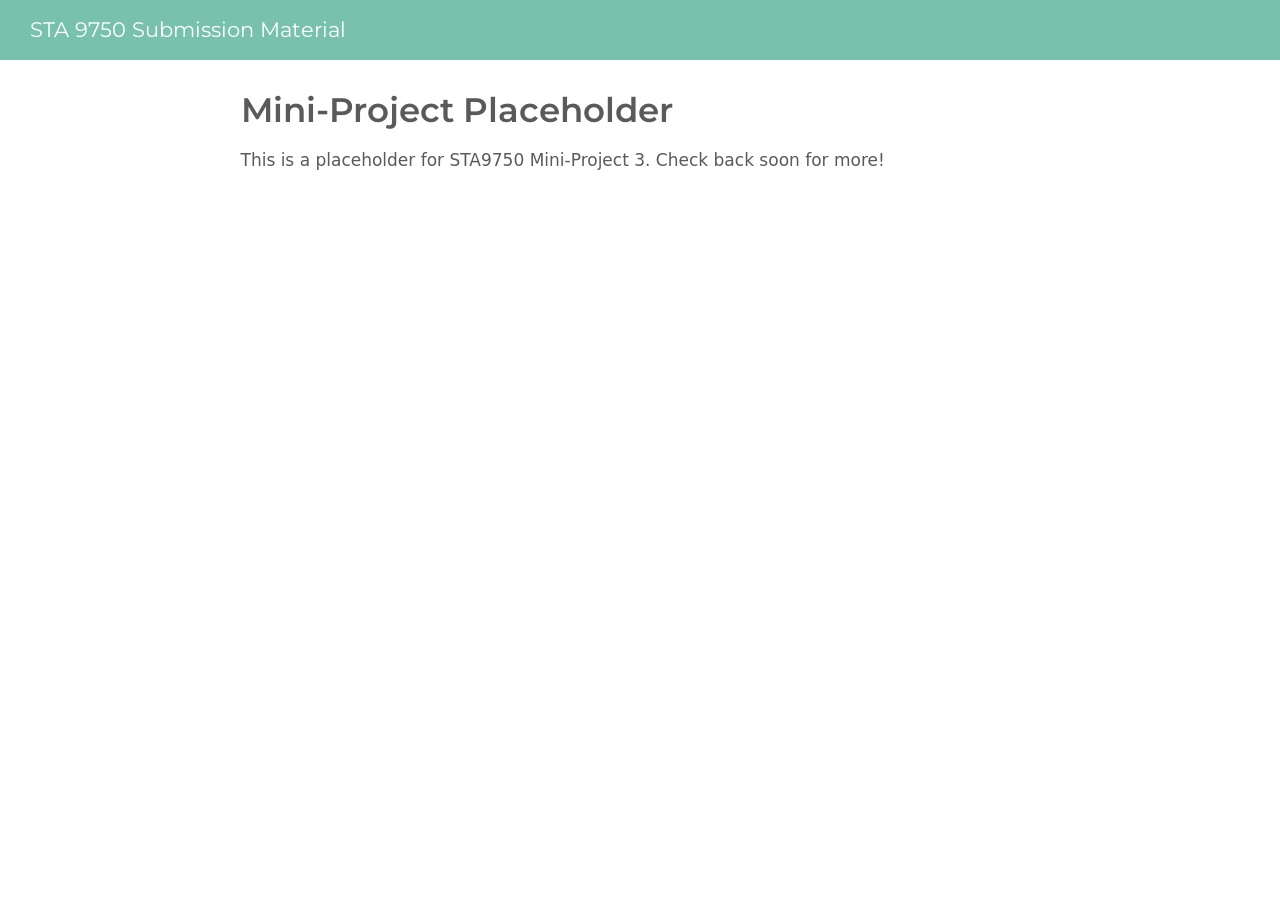
<file: docs/mp03.html>
<!DOCTYPE html>
<html xmlns="http://www.w3.org/1999/xhtml" lang="en" xml:lang="en"><head>

<meta charset="utf-8">
<meta name="generator" content="quarto-1.10.18">

<meta name="viewport" content="width=device-width, initial-scale=1.0, user-scalable=yes">


<title>Mini-Project Placeholder – STA 9750 Submission Material</title>
<style>
/* Default styles provided by pandoc.
** See https://pandoc.org/MANUAL.html#variables-for-html for config info.
*/
span.smallcaps{font-variant: small-caps;}
div.columns{display: flex; gap: 1.5em;}
div.column{flex: auto;}
@media screen {
div.columns{gap: min(4vw, 1.5em);}
div.column{overflow-x: auto;}
}
div.hanging-indent{margin-left: 1.5em; text-indent: -1.5em;}
ul.task-list{list-style: none;}
ul.task-list li input[type="checkbox"] {
  width: 0.8em;
  margin: 0 0.8em 0.2em -1em; /* quarto-specific, see https://github.com/quarto-dev/quarto-cli/issues/4556 */ 
  vertical-align: middle;
}
</style>


<script src="site_libs/quarto-nav/quarto-nav.js"></script>
<script src="site_libs/quarto-nav/headroom.min.js"></script>
<script src="site_libs/clipboard/clipboard.min.js"></script>
<script src="site_libs/quarto-search/autocomplete.umd.js"></script>
<script src="site_libs/quarto-search/fuse.min.js"></script>
<script src="site_libs/quarto-search/quarto-search.js"></script>
<meta name="quarto:offset" content="./">
<script src="site_libs/quarto-html/quarto.js" type="module"></script>
<script src="site_libs/quarto-html/tabsets/tabsets.js" type="module"></script>
<script src="site_libs/quarto-html/popper.min.js"></script>
<script src="site_libs/quarto-html/tippy.umd.min.js"></script>
<script src="site_libs/quarto-html/anchor.min.js"></script>
<link href="site_libs/quarto-html/tippy.css" rel="stylesheet">
<link href="site_libs/quarto-html/quarto-syntax-highlighting-64a204ab8560d761af7679ceaba22944.css" rel="stylesheet" id="quarto-text-highlighting-styles">
<script src="site_libs/bootstrap/bootstrap.min.js"></script>
<link href="site_libs/bootstrap/bootstrap-icons.css" rel="stylesheet">
<link href="site_libs/bootstrap/bootstrap-fbfffd53e612ab2c1d859e2bf652f7fd.min.css" rel="stylesheet" append-hash="true" id="quarto-bootstrap" data-mode="light">
<script id="quarto-search-options" type="application/json">{
  "location": "navbar",
  "copy-button": false,
  "collapse-after": 3,
  "panel-placement": "end",
  "type": "overlay",
  "limit": 50,
  "keyboard-shortcut": [
    "f",
    "/",
    "s"
  ],
  "show-item-context": false,
  "language": {
    "search-no-results-text": "No results",
    "search-matching-documents-text": "matching documents",
    "search-copy-link-title": "Copy link to search",
    "search-hide-matches-text": "Hide additional matches",
    "search-more-match-text": "more match in this document",
    "search-more-matches-text": "more matches in this document",
    "search-clear-button-title": "Clear",
    "search-text-placeholder": "",
    "search-detached-cancel-button-title": "Cancel",
    "search-submit-button-title": "Submit",
    "search-label": "Search"
  }
}</script>


</head>

<body class="nav-fixed fullcontent quarto-light">

<div id="quarto-search-results"></div>
  <header id="quarto-header" class="headroom fixed-top">
    <nav class="navbar navbar-expand-lg " data-bs-theme="dark">
      <div class="navbar-container container-fluid">
      <div class="navbar-brand-container mx-auto">
    <a class="navbar-brand" href="./index.html">
    <span class="navbar-title">STA 9750 Submission Material</span>
    </a>
  </div>
        <div class="quarto-navbar-tools tools-end">
</div>
      </div> <!-- /container-fluid -->
    </nav>
</header>
<!-- content -->
<div id="quarto-content" class="quarto-container page-columns page-rows-contents page-layout-article page-navbar">
<!-- sidebar -->
<!-- margin-sidebar -->
    
<!-- main -->
<main class="content" id="quarto-document-content">

<header id="title-block-header" class="quarto-title-block default">
<div class="quarto-title">
<h1 class="title">Mini-Project Placeholder</h1>
</div>



<div class="quarto-title-meta">

    
  
    
  </div>
  


</header>


<p>This is a placeholder for STA9750 Mini-Project 3. Check back soon for more!</p>



</main> <!-- /main -->
<script id="quarto-html-after-body" type="application/javascript">
  window.document.addEventListener("DOMContentLoaded", function (event) {
    const icon = "";
    const anchorJS = new window.AnchorJS();
    anchorJS.options = {
      placement: 'right',
      icon: icon
    };
    anchorJS.add('.anchored');
    const isCodeAnnotation = (el) => {
      for (const clz of el.classList) {
        if (clz.startsWith('code-annotation-')) {                     
          return true;
        }
      }
      return false;
    }
    const onCopySuccess = function(e) {
      // button target
      const button = e.trigger;
      // don't keep focus
      button.blur();
      // flash "checked"
      button.classList.add('code-copy-button-checked');
      var currentTitle = button.getAttribute("title");
      button.setAttribute("title", "Copied!");
      let tooltip;
      if (window.bootstrap) {
        button.setAttribute("data-bs-toggle", "tooltip");
        button.setAttribute("data-bs-placement", "left");
        button.setAttribute("data-bs-title", "Copied!");
        tooltip = new bootstrap.Tooltip(button, 
          { trigger: "manual", 
            customClass: "code-copy-button-tooltip",
            offset: [0, -8]});
        tooltip.show();    
      }
      setTimeout(function() {
        if (tooltip) {
          tooltip.hide();
          button.removeAttribute("data-bs-title");
          button.removeAttribute("data-bs-toggle");
          button.removeAttribute("data-bs-placement");
        }
        button.setAttribute("title", currentTitle);
        button.classList.remove('code-copy-button-checked');
      }, 1000);
      // clear code selection
      e.clearSelection();
    }
    const getTextToCopy = function(trigger) {
      const outerScaffold = trigger.parentElement.cloneNode(true);
      const codeEl = outerScaffold.querySelector('code');
      for (const childEl of codeEl.children) {
        if (isCodeAnnotation(childEl)) {
          childEl.remove();
        }
      }
      return codeEl.innerText;
    }
    const clipboard = new window.ClipboardJS('.code-copy-button:not([data-in-quarto-modal])', {
      text: getTextToCopy
    });
    clipboard.on('success', onCopySuccess);
    if (window.document.getElementById('quarto-embedded-source-code-modal')) {
      const clipboardModal = new window.ClipboardJS('.code-copy-button[data-in-quarto-modal]', {
        text: getTextToCopy,
        container: window.document.getElementById('quarto-embedded-source-code-modal')
      });
      clipboardModal.on('success', onCopySuccess);
    }
      var localhostRegex = new RegExp(/^(?:http|https):\/\/localhost\:?[0-9]*\//);
      var mailtoRegex = new RegExp(/^mailto:/);
        var filterRegex = new RegExp("https:\/\/jennywc\.github\.io\/STA9750-2026-FALL\/");
      var isInternal = (href) => {
          return filterRegex.test(href) || localhostRegex.test(href) || mailtoRegex.test(href);
      }
      // Inspect non-navigation links and adorn them if external
     var links = window.document.querySelectorAll('a[href]:not(.nav-link):not(.navbar-brand):not(.toc-action):not(.sidebar-link):not(.sidebar-item-toggle):not(.pagination-link):not(.no-external):not([aria-hidden]):not(.dropdown-item):not(.quarto-navigation-tool):not(.about-link)');
      for (var i=0; i<links.length; i++) {
        const link = links[i];
        if (!isInternal(link.href)) {
          // undo the damage that might have been done by quarto-nav.js in the case of
          // links that we want to consider external
          if (link.dataset.originalHref !== undefined) {
            link.href = link.dataset.originalHref;
          }
        }
      }
    function tippyHover(el, contentFn, onTriggerFn, onUntriggerFn) {
      const config = {
        allowHTML: true,
        maxWidth: 500,
        delay: 100,
        arrow: false,
        appendTo: function(el) {
            return el.parentElement;
        },
        interactive: true,
        interactiveBorder: 10,
        theme: 'quarto',
        placement: 'bottom-start',
      };
      if (contentFn) {
        config.content = contentFn;
      }
      if (onTriggerFn) {
        config.onTrigger = onTriggerFn;
      }
      if (onUntriggerFn) {
        config.onUntrigger = onUntriggerFn;
      }
      window.tippy(el, config); 
    }
    const noterefs = window.document.querySelectorAll('a[role="doc-noteref"]');
    for (var i=0; i<noterefs.length; i++) {
      const ref = noterefs[i];
      tippyHover(ref, function() {
        // use id or data attribute instead here
        let href = ref.getAttribute('data-footnote-href') || ref.getAttribute('href');
        try { href = new URL(href).hash; } catch {}
        const id = href.replace(/^#\/?/, "");
        const note = window.document.getElementById(id);
        if (note) {
          return note.innerHTML;
        } else {
          return "";
        }
      });
    }
    const xrefs = window.document.querySelectorAll('a.quarto-xref');
    const processXRef = (id, note) => {
      // Strip column container classes
      const stripColumnClz = (el) => {
        el.classList.remove("page-full", "page-columns");
        if (el.children) {
          for (const child of el.children) {
            stripColumnClz(child);
          }
        }
      }
      stripColumnClz(note)
      if (id === null || id.startsWith('sec-')) {
        // Special case sections, only their first couple elements
        const container = document.createElement("div");
        if (note.children && note.children.length > 2) {
          container.appendChild(note.children[0].cloneNode(true));
          for (let i = 1; i < note.children.length; i++) {
            const child = note.children[i];
            if (child.tagName === "P" && child.innerText === "") {
              continue;
            } else {
              container.appendChild(child.cloneNode(true));
              break;
            }
          }
          if (window.Quarto?.typesetMath) {
            window.Quarto.typesetMath(container);
          }
          return container.innerHTML
        } else {
          if (window.Quarto?.typesetMath) {
            window.Quarto.typesetMath(note);
          }
          return note.innerHTML;
        }
      } else {
        // Remove any anchor links if they are present
        const anchorLink = note.querySelector('a.anchorjs-link');
        if (anchorLink) {
          anchorLink.remove();
        }
        if (window.Quarto?.typesetMath) {
          window.Quarto.typesetMath(note);
        }
        if (note.classList.contains("callout")) {
          return note.outerHTML;
        } else {
          return note.innerHTML;
        }
      }
    }
    for (var i=0; i<xrefs.length; i++) {
      const xref = xrefs[i];
      tippyHover(xref, undefined, function(instance) {
        instance.disable();
        let url = xref.getAttribute('href');
        let hash = undefined; 
        if (url.startsWith('#')) {
          hash = url;
        } else {
          try { hash = new URL(url).hash; } catch {}
        }
        if (hash) {
          const id = hash.replace(/^#\/?/, "");
          const note = window.document.getElementById(id);
          if (note !== null) {
            try {
              const html = processXRef(id, note.cloneNode(true));
              instance.setContent(html);
            } finally {
              instance.enable();
              instance.show();
            }
          } else {
            // See if we can fetch this
            fetch(url.split('#')[0])
            .then(res => res.text())
            .then(html => {
              const parser = new DOMParser();
              const htmlDoc = parser.parseFromString(html, "text/html");
              const note = htmlDoc.getElementById(id);
              if (note !== null) {
                const html = processXRef(id, note);
                instance.setContent(html);
              } 
            }).finally(() => {
              instance.enable();
              instance.show();
            });
          }
        } else {
          // See if we can fetch a full url (with no hash to target)
          // This is a special case and we should probably do some content thinning / targeting
          fetch(url)
          .then(res => res.text())
          .then(html => {
            const parser = new DOMParser();
            const htmlDoc = parser.parseFromString(html, "text/html");
            const note = htmlDoc.querySelector('main.content');
            if (note !== null) {
              // This should only happen for chapter cross references
              // (since there is no id in the URL)
              // remove the first header
              if (note.children.length > 0 && note.children[0].tagName === "HEADER") {
                note.children[0].remove();
              }
              const html = processXRef(null, note);
              instance.setContent(html);
            } 
          }).finally(() => {
            instance.enable();
            instance.show();
          });
        }
      }, function(instance) {
      });
    }
        let selectedAnnoteEl;
        const selectorForAnnotation = ( cell, annotation) => {
          let cellAttr = 'data-code-cell="' + cell + '"';
          let lineAttr = 'data-code-annotation="' +  annotation + '"';
          const selector = 'span[' + cellAttr + '][' + lineAttr + ']';
          return selector;
        }
        const selectCodeLines = (annoteEl) => {
          const doc = window.document;
          const targetCell = annoteEl.getAttribute("data-target-cell");
          const targetAnnotation = annoteEl.getAttribute("data-target-annotation");
          const annoteSpan = window.document.querySelector(selectorForAnnotation(targetCell, targetAnnotation));
          const lines = annoteSpan.getAttribute("data-code-lines").split(",");
          const lineIds = lines.map((line) => {
            return targetCell + "-" + line;
          })
          let top = null;
          let height = null;
          let parent = null;
          if (lineIds.length > 0) {
              //compute the position of the single el (top and bottom and make a div)
              const el = window.document.getElementById(lineIds[0]);
              top = el.offsetTop;
              height = el.offsetHeight;
              parent = el.parentElement.parentElement;
            if (lineIds.length > 1) {
              const lastEl = window.document.getElementById(lineIds[lineIds.length - 1]);
              const bottom = lastEl.offsetTop + lastEl.offsetHeight;
              height = bottom - top;
            }
            if (top !== null && height !== null && parent !== null) {
              // cook up a div (if necessary) and position it 
              let div = window.document.getElementById("code-annotation-line-highlight");
              if (div === null) {
                div = window.document.createElement("div");
                div.setAttribute("id", "code-annotation-line-highlight");
                div.style.position = 'absolute';
                parent.appendChild(div);
              }
              div.style.top = top - 2 + "px";
              div.style.height = height + 4 + "px";
              div.style.left = 0;
              let gutterDiv = window.document.getElementById("code-annotation-line-highlight-gutter");
              if (gutterDiv === null) {
                gutterDiv = window.document.createElement("div");
                gutterDiv.setAttribute("id", "code-annotation-line-highlight-gutter");
                gutterDiv.style.position = 'absolute';
                const codeCell = window.document.getElementById(targetCell);
                const gutter = codeCell.querySelector('.code-annotation-gutter');
                gutter.appendChild(gutterDiv);
              }
              gutterDiv.style.top = top - 2 + "px";
              gutterDiv.style.height = height + 4 + "px";
            }
            selectedAnnoteEl = annoteEl;
          }
        };
        const unselectCodeLines = () => {
          const elementsIds = ["code-annotation-line-highlight", "code-annotation-line-highlight-gutter"];
          elementsIds.forEach((elId) => {
            const div = window.document.getElementById(elId);
            if (div) {
              div.remove();
            }
          });
          selectedAnnoteEl = undefined;
        };
          // Handle positioning of the toggle
      window.addEventListener(
        "resize",
        throttle(() => {
          elRect = undefined;
          if (selectedAnnoteEl) {
            selectCodeLines(selectedAnnoteEl);
          }
        }, 10)
      );
      function throttle(fn, ms) {
      let throttle = false;
      let timer;
        return (...args) => {
          if(!throttle) { // first call gets through
              fn.apply(this, args);
              throttle = true;
          } else { // all the others get throttled
              if(timer) clearTimeout(timer); // cancel #2
              timer = setTimeout(() => {
                fn.apply(this, args);
                timer = throttle = false;
              }, ms);
          }
        };
      }
        // Attach click handler to the DT
        const annoteDls = window.document.querySelectorAll('dt[data-target-cell]');
        for (const annoteDlNode of annoteDls) {
          annoteDlNode.addEventListener('click', (event) => {
            const clickedEl = event.target;
            if (clickedEl !== selectedAnnoteEl) {
              unselectCodeLines();
              const activeEl = window.document.querySelector('dt[data-target-cell].code-annotation-active');
              if (activeEl) {
                activeEl.classList.remove('code-annotation-active');
              }
              selectCodeLines(clickedEl);
              clickedEl.classList.add('code-annotation-active');
            } else {
              // Unselect the line
              unselectCodeLines();
              clickedEl.classList.remove('code-annotation-active');
            }
          });
        }
    const findCites = (el) => {
      const parentEl = el.parentElement;
      if (parentEl) {
        const cites = parentEl.dataset.cites;
        if (cites) {
          return {
            el,
            cites: cites.split(' ')
          };
        } else {
          return findCites(el.parentElement)
        }
      } else {
        return undefined;
      }
    };
    var bibliorefs = window.document.querySelectorAll('a[role="doc-biblioref"]');
    for (var i=0; i<bibliorefs.length; i++) {
      const ref = bibliorefs[i];
      const citeInfo = findCites(ref);
      if (citeInfo) {
        tippyHover(citeInfo.el, function() {
          var popup = window.document.createElement('div');
          citeInfo.cites.forEach(function(cite) {
            var citeDiv = window.document.createElement('div');
            citeDiv.classList.add('hanging-indent');
            citeDiv.classList.add('csl-entry');
            var biblioDiv = window.document.getElementById('ref-' + cite);
            if (biblioDiv) {
              citeDiv.innerHTML = biblioDiv.innerHTML;
            }
            popup.appendChild(citeDiv);
          });
          return popup.innerHTML;
        });
      }
    }
  });
  </script>
</div> <!-- /content -->




</body></html>
</file>
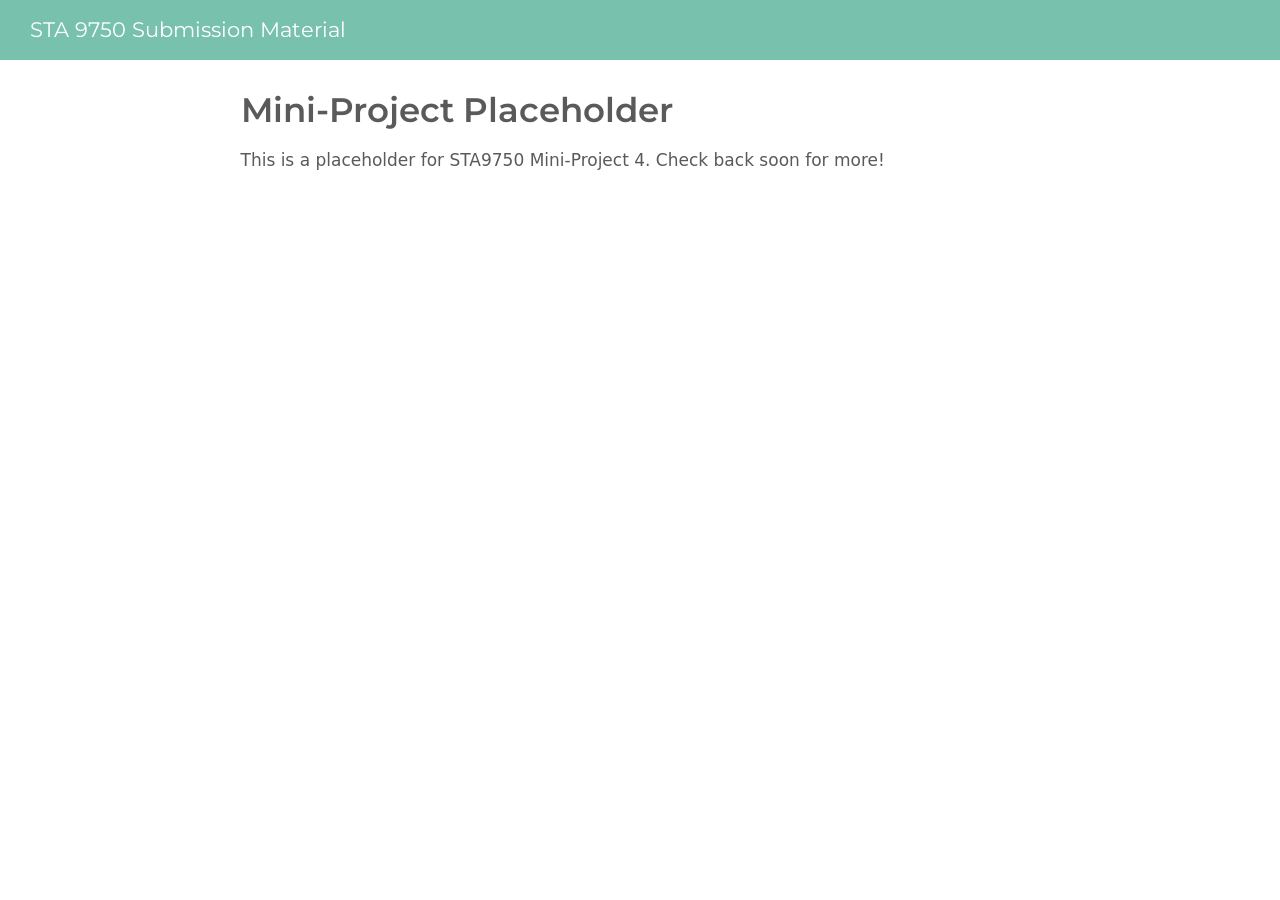
<file: docs/mp04.html>
<!DOCTYPE html>
<html xmlns="http://www.w3.org/1999/xhtml" lang="en" xml:lang="en"><head>

<meta charset="utf-8">
<meta name="generator" content="quarto-1.10.18">

<meta name="viewport" content="width=device-width, initial-scale=1.0, user-scalable=yes">


<title>Mini-Project Placeholder – STA 9750 Submission Material</title>
<style>
/* Default styles provided by pandoc.
** See https://pandoc.org/MANUAL.html#variables-for-html for config info.
*/
span.smallcaps{font-variant: small-caps;}
div.columns{display: flex; gap: 1.5em;}
div.column{flex: auto;}
@media screen {
div.columns{gap: min(4vw, 1.5em);}
div.column{overflow-x: auto;}
}
div.hanging-indent{margin-left: 1.5em; text-indent: -1.5em;}
ul.task-list{list-style: none;}
ul.task-list li input[type="checkbox"] {
  width: 0.8em;
  margin: 0 0.8em 0.2em -1em; /* quarto-specific, see https://github.com/quarto-dev/quarto-cli/issues/4556 */ 
  vertical-align: middle;
}
</style>


<script src="site_libs/quarto-nav/quarto-nav.js"></script>
<script src="site_libs/quarto-nav/headroom.min.js"></script>
<script src="site_libs/clipboard/clipboard.min.js"></script>
<script src="site_libs/quarto-search/autocomplete.umd.js"></script>
<script src="site_libs/quarto-search/fuse.min.js"></script>
<script src="site_libs/quarto-search/quarto-search.js"></script>
<meta name="quarto:offset" content="./">
<script src="site_libs/quarto-html/quarto.js" type="module"></script>
<script src="site_libs/quarto-html/tabsets/tabsets.js" type="module"></script>
<script src="site_libs/quarto-html/popper.min.js"></script>
<script src="site_libs/quarto-html/tippy.umd.min.js"></script>
<script src="site_libs/quarto-html/anchor.min.js"></script>
<link href="site_libs/quarto-html/tippy.css" rel="stylesheet">
<link href="site_libs/quarto-html/quarto-syntax-highlighting-64a204ab8560d761af7679ceaba22944.css" rel="stylesheet" id="quarto-text-highlighting-styles">
<script src="site_libs/bootstrap/bootstrap.min.js"></script>
<link href="site_libs/bootstrap/bootstrap-icons.css" rel="stylesheet">
<link href="site_libs/bootstrap/bootstrap-fbfffd53e612ab2c1d859e2bf652f7fd.min.css" rel="stylesheet" append-hash="true" id="quarto-bootstrap" data-mode="light">
<script id="quarto-search-options" type="application/json">{
  "location": "navbar",
  "copy-button": false,
  "collapse-after": 3,
  "panel-placement": "end",
  "type": "overlay",
  "limit": 50,
  "keyboard-shortcut": [
    "f",
    "/",
    "s"
  ],
  "show-item-context": false,
  "language": {
    "search-no-results-text": "No results",
    "search-matching-documents-text": "matching documents",
    "search-copy-link-title": "Copy link to search",
    "search-hide-matches-text": "Hide additional matches",
    "search-more-match-text": "more match in this document",
    "search-more-matches-text": "more matches in this document",
    "search-clear-button-title": "Clear",
    "search-text-placeholder": "",
    "search-detached-cancel-button-title": "Cancel",
    "search-submit-button-title": "Submit",
    "search-label": "Search"
  }
}</script>


</head>

<body class="nav-fixed fullcontent quarto-light">

<div id="quarto-search-results"></div>
  <header id="quarto-header" class="headroom fixed-top">
    <nav class="navbar navbar-expand-lg " data-bs-theme="dark">
      <div class="navbar-container container-fluid">
      <div class="navbar-brand-container mx-auto">
    <a class="navbar-brand" href="./index.html">
    <span class="navbar-title">STA 9750 Submission Material</span>
    </a>
  </div>
        <div class="quarto-navbar-tools tools-end">
</div>
      </div> <!-- /container-fluid -->
    </nav>
</header>
<!-- content -->
<div id="quarto-content" class="quarto-container page-columns page-rows-contents page-layout-article page-navbar">
<!-- sidebar -->
<!-- margin-sidebar -->
    
<!-- main -->
<main class="content" id="quarto-document-content">

<header id="title-block-header" class="quarto-title-block default">
<div class="quarto-title">
<h1 class="title">Mini-Project Placeholder</h1>
</div>



<div class="quarto-title-meta">

    
  
    
  </div>
  


</header>


<p>This is a placeholder for STA9750 Mini-Project 4. Check back soon for more!</p>



</main> <!-- /main -->
<script id="quarto-html-after-body" type="application/javascript">
  window.document.addEventListener("DOMContentLoaded", function (event) {
    const icon = "";
    const anchorJS = new window.AnchorJS();
    anchorJS.options = {
      placement: 'right',
      icon: icon
    };
    anchorJS.add('.anchored');
    const isCodeAnnotation = (el) => {
      for (const clz of el.classList) {
        if (clz.startsWith('code-annotation-')) {                     
          return true;
        }
      }
      return false;
    }
    const onCopySuccess = function(e) {
      // button target
      const button = e.trigger;
      // don't keep focus
      button.blur();
      // flash "checked"
      button.classList.add('code-copy-button-checked');
      var currentTitle = button.getAttribute("title");
      button.setAttribute("title", "Copied!");
      let tooltip;
      if (window.bootstrap) {
        button.setAttribute("data-bs-toggle", "tooltip");
        button.setAttribute("data-bs-placement", "left");
        button.setAttribute("data-bs-title", "Copied!");
        tooltip = new bootstrap.Tooltip(button, 
          { trigger: "manual", 
            customClass: "code-copy-button-tooltip",
            offset: [0, -8]});
        tooltip.show();    
      }
      setTimeout(function() {
        if (tooltip) {
          tooltip.hide();
          button.removeAttribute("data-bs-title");
          button.removeAttribute("data-bs-toggle");
          button.removeAttribute("data-bs-placement");
        }
        button.setAttribute("title", currentTitle);
        button.classList.remove('code-copy-button-checked');
      }, 1000);
      // clear code selection
      e.clearSelection();
    }
    const getTextToCopy = function(trigger) {
      const outerScaffold = trigger.parentElement.cloneNode(true);
      const codeEl = outerScaffold.querySelector('code');
      for (const childEl of codeEl.children) {
        if (isCodeAnnotation(childEl)) {
          childEl.remove();
        }
      }
      return codeEl.innerText;
    }
    const clipboard = new window.ClipboardJS('.code-copy-button:not([data-in-quarto-modal])', {
      text: getTextToCopy
    });
    clipboard.on('success', onCopySuccess);
    if (window.document.getElementById('quarto-embedded-source-code-modal')) {
      const clipboardModal = new window.ClipboardJS('.code-copy-button[data-in-quarto-modal]', {
        text: getTextToCopy,
        container: window.document.getElementById('quarto-embedded-source-code-modal')
      });
      clipboardModal.on('success', onCopySuccess);
    }
      var localhostRegex = new RegExp(/^(?:http|https):\/\/localhost\:?[0-9]*\//);
      var mailtoRegex = new RegExp(/^mailto:/);
        var filterRegex = new RegExp("https:\/\/jennywc\.github\.io\/STA9750-2026-FALL\/");
      var isInternal = (href) => {
          return filterRegex.test(href) || localhostRegex.test(href) || mailtoRegex.test(href);
      }
      // Inspect non-navigation links and adorn them if external
     var links = window.document.querySelectorAll('a[href]:not(.nav-link):not(.navbar-brand):not(.toc-action):not(.sidebar-link):not(.sidebar-item-toggle):not(.pagination-link):not(.no-external):not([aria-hidden]):not(.dropdown-item):not(.quarto-navigation-tool):not(.about-link)');
      for (var i=0; i<links.length; i++) {
        const link = links[i];
        if (!isInternal(link.href)) {
          // undo the damage that might have been done by quarto-nav.js in the case of
          // links that we want to consider external
          if (link.dataset.originalHref !== undefined) {
            link.href = link.dataset.originalHref;
          }
        }
      }
    function tippyHover(el, contentFn, onTriggerFn, onUntriggerFn) {
      const config = {
        allowHTML: true,
        maxWidth: 500,
        delay: 100,
        arrow: false,
        appendTo: function(el) {
            return el.parentElement;
        },
        interactive: true,
        interactiveBorder: 10,
        theme: 'quarto',
        placement: 'bottom-start',
      };
      if (contentFn) {
        config.content = contentFn;
      }
      if (onTriggerFn) {
        config.onTrigger = onTriggerFn;
      }
      if (onUntriggerFn) {
        config.onUntrigger = onUntriggerFn;
      }
      window.tippy(el, config); 
    }
    const noterefs = window.document.querySelectorAll('a[role="doc-noteref"]');
    for (var i=0; i<noterefs.length; i++) {
      const ref = noterefs[i];
      tippyHover(ref, function() {
        // use id or data attribute instead here
        let href = ref.getAttribute('data-footnote-href') || ref.getAttribute('href');
        try { href = new URL(href).hash; } catch {}
        const id = href.replace(/^#\/?/, "");
        const note = window.document.getElementById(id);
        if (note) {
          return note.innerHTML;
        } else {
          return "";
        }
      });
    }
    const xrefs = window.document.querySelectorAll('a.quarto-xref');
    const processXRef = (id, note) => {
      // Strip column container classes
      const stripColumnClz = (el) => {
        el.classList.remove("page-full", "page-columns");
        if (el.children) {
          for (const child of el.children) {
            stripColumnClz(child);
          }
        }
      }
      stripColumnClz(note)
      if (id === null || id.startsWith('sec-')) {
        // Special case sections, only their first couple elements
        const container = document.createElement("div");
        if (note.children && note.children.length > 2) {
          container.appendChild(note.children[0].cloneNode(true));
          for (let i = 1; i < note.children.length; i++) {
            const child = note.children[i];
            if (child.tagName === "P" && child.innerText === "") {
              continue;
            } else {
              container.appendChild(child.cloneNode(true));
              break;
            }
          }
          if (window.Quarto?.typesetMath) {
            window.Quarto.typesetMath(container);
          }
          return container.innerHTML
        } else {
          if (window.Quarto?.typesetMath) {
            window.Quarto.typesetMath(note);
          }
          return note.innerHTML;
        }
      } else {
        // Remove any anchor links if they are present
        const anchorLink = note.querySelector('a.anchorjs-link');
        if (anchorLink) {
          anchorLink.remove();
        }
        if (window.Quarto?.typesetMath) {
          window.Quarto.typesetMath(note);
        }
        if (note.classList.contains("callout")) {
          return note.outerHTML;
        } else {
          return note.innerHTML;
        }
      }
    }
    for (var i=0; i<xrefs.length; i++) {
      const xref = xrefs[i];
      tippyHover(xref, undefined, function(instance) {
        instance.disable();
        let url = xref.getAttribute('href');
        let hash = undefined; 
        if (url.startsWith('#')) {
          hash = url;
        } else {
          try { hash = new URL(url).hash; } catch {}
        }
        if (hash) {
          const id = hash.replace(/^#\/?/, "");
          const note = window.document.getElementById(id);
          if (note !== null) {
            try {
              const html = processXRef(id, note.cloneNode(true));
              instance.setContent(html);
            } finally {
              instance.enable();
              instance.show();
            }
          } else {
            // See if we can fetch this
            fetch(url.split('#')[0])
            .then(res => res.text())
            .then(html => {
              const parser = new DOMParser();
              const htmlDoc = parser.parseFromString(html, "text/html");
              const note = htmlDoc.getElementById(id);
              if (note !== null) {
                const html = processXRef(id, note);
                instance.setContent(html);
              } 
            }).finally(() => {
              instance.enable();
              instance.show();
            });
          }
        } else {
          // See if we can fetch a full url (with no hash to target)
          // This is a special case and we should probably do some content thinning / targeting
          fetch(url)
          .then(res => res.text())
          .then(html => {
            const parser = new DOMParser();
            const htmlDoc = parser.parseFromString(html, "text/html");
            const note = htmlDoc.querySelector('main.content');
            if (note !== null) {
              // This should only happen for chapter cross references
              // (since there is no id in the URL)
              // remove the first header
              if (note.children.length > 0 && note.children[0].tagName === "HEADER") {
                note.children[0].remove();
              }
              const html = processXRef(null, note);
              instance.setContent(html);
            } 
          }).finally(() => {
            instance.enable();
            instance.show();
          });
        }
      }, function(instance) {
      });
    }
        let selectedAnnoteEl;
        const selectorForAnnotation = ( cell, annotation) => {
          let cellAttr = 'data-code-cell="' + cell + '"';
          let lineAttr = 'data-code-annotation="' +  annotation + '"';
          const selector = 'span[' + cellAttr + '][' + lineAttr + ']';
          return selector;
        }
        const selectCodeLines = (annoteEl) => {
          const doc = window.document;
          const targetCell = annoteEl.getAttribute("data-target-cell");
          const targetAnnotation = annoteEl.getAttribute("data-target-annotation");
          const annoteSpan = window.document.querySelector(selectorForAnnotation(targetCell, targetAnnotation));
          const lines = annoteSpan.getAttribute("data-code-lines").split(",");
          const lineIds = lines.map((line) => {
            return targetCell + "-" + line;
          })
          let top = null;
          let height = null;
          let parent = null;
          if (lineIds.length > 0) {
              //compute the position of the single el (top and bottom and make a div)
              const el = window.document.getElementById(lineIds[0]);
              top = el.offsetTop;
              height = el.offsetHeight;
              parent = el.parentElement.parentElement;
            if (lineIds.length > 1) {
              const lastEl = window.document.getElementById(lineIds[lineIds.length - 1]);
              const bottom = lastEl.offsetTop + lastEl.offsetHeight;
              height = bottom - top;
            }
            if (top !== null && height !== null && parent !== null) {
              // cook up a div (if necessary) and position it 
              let div = window.document.getElementById("code-annotation-line-highlight");
              if (div === null) {
                div = window.document.createElement("div");
                div.setAttribute("id", "code-annotation-line-highlight");
                div.style.position = 'absolute';
                parent.appendChild(div);
              }
              div.style.top = top - 2 + "px";
              div.style.height = height + 4 + "px";
              div.style.left = 0;
              let gutterDiv = window.document.getElementById("code-annotation-line-highlight-gutter");
              if (gutterDiv === null) {
                gutterDiv = window.document.createElement("div");
                gutterDiv.setAttribute("id", "code-annotation-line-highlight-gutter");
                gutterDiv.style.position = 'absolute';
                const codeCell = window.document.getElementById(targetCell);
                const gutter = codeCell.querySelector('.code-annotation-gutter');
                gutter.appendChild(gutterDiv);
              }
              gutterDiv.style.top = top - 2 + "px";
              gutterDiv.style.height = height + 4 + "px";
            }
            selectedAnnoteEl = annoteEl;
          }
        };
        const unselectCodeLines = () => {
          const elementsIds = ["code-annotation-line-highlight", "code-annotation-line-highlight-gutter"];
          elementsIds.forEach((elId) => {
            const div = window.document.getElementById(elId);
            if (div) {
              div.remove();
            }
          });
          selectedAnnoteEl = undefined;
        };
          // Handle positioning of the toggle
      window.addEventListener(
        "resize",
        throttle(() => {
          elRect = undefined;
          if (selectedAnnoteEl) {
            selectCodeLines(selectedAnnoteEl);
          }
        }, 10)
      );
      function throttle(fn, ms) {
      let throttle = false;
      let timer;
        return (...args) => {
          if(!throttle) { // first call gets through
              fn.apply(this, args);
              throttle = true;
          } else { // all the others get throttled
              if(timer) clearTimeout(timer); // cancel #2
              timer = setTimeout(() => {
                fn.apply(this, args);
                timer = throttle = false;
              }, ms);
          }
        };
      }
        // Attach click handler to the DT
        const annoteDls = window.document.querySelectorAll('dt[data-target-cell]');
        for (const annoteDlNode of annoteDls) {
          annoteDlNode.addEventListener('click', (event) => {
            const clickedEl = event.target;
            if (clickedEl !== selectedAnnoteEl) {
              unselectCodeLines();
              const activeEl = window.document.querySelector('dt[data-target-cell].code-annotation-active');
              if (activeEl) {
                activeEl.classList.remove('code-annotation-active');
              }
              selectCodeLines(clickedEl);
              clickedEl.classList.add('code-annotation-active');
            } else {
              // Unselect the line
              unselectCodeLines();
              clickedEl.classList.remove('code-annotation-active');
            }
          });
        }
    const findCites = (el) => {
      const parentEl = el.parentElement;
      if (parentEl) {
        const cites = parentEl.dataset.cites;
        if (cites) {
          return {
            el,
            cites: cites.split(' ')
          };
        } else {
          return findCites(el.parentElement)
        }
      } else {
        return undefined;
      }
    };
    var bibliorefs = window.document.querySelectorAll('a[role="doc-biblioref"]');
    for (var i=0; i<bibliorefs.length; i++) {
      const ref = bibliorefs[i];
      const citeInfo = findCites(ref);
      if (citeInfo) {
        tippyHover(citeInfo.el, function() {
          var popup = window.document.createElement('div');
          citeInfo.cites.forEach(function(cite) {
            var citeDiv = window.document.createElement('div');
            citeDiv.classList.add('hanging-indent');
            citeDiv.classList.add('csl-entry');
            var biblioDiv = window.document.getElementById('ref-' + cite);
            if (biblioDiv) {
              citeDiv.innerHTML = biblioDiv.innerHTML;
            }
            popup.appendChild(citeDiv);
          });
          return popup.innerHTML;
        });
      }
    }
  });
  </script>
</div> <!-- /content -->




</body></html>
</file>
<file: docs/site_libs/quarto-html/tippy.css>
.tippy-box[data-animation=fade][data-state=hidden]{opacity:0}[data-tippy-root]{max-width:calc(100vw - 10px)}.tippy-box{position:relative;background-color:#333;color:#fff;border-radius:4px;font-size:14px;line-height:1.4;white-space:normal;outline:0;transition-property:transform,visibility,opacity}.tippy-box[data-placement^=top]>.tippy-arrow{bottom:0}.tippy-box[data-placement^=top]>.tippy-arrow:before{bottom:-7px;left:0;border-width:8px 8px 0;border-top-color:initial;transform-origin:center top}.tippy-box[data-placement^=bottom]>.tippy-arrow{top:0}.tippy-box[data-placement^=bottom]>.tippy-arrow:before{top:-7px;left:0;border-width:0 8px 8px;border-bottom-color:initial;transform-origin:center bottom}.tippy-box[data-placement^=left]>.tippy-arrow{right:0}.tippy-box[data-placement^=left]>.tippy-arrow:before{border-width:8px 0 8px 8px;border-left-color:initial;right:-7px;transform-origin:center left}.tippy-box[data-placement^=right]>.tippy-arrow{left:0}.tippy-box[data-placement^=right]>.tippy-arrow:before{left:-7px;border-width:8px 8px 8px 0;border-right-color:initial;transform-origin:center right}.tippy-box[data-inertia][data-state=visible]{transition-timing-function:cubic-bezier(.54,1.5,.38,1.11)}.tippy-arrow{width:16px;height:16px;color:#333}.tippy-arrow:before{content:"";position:absolute;border-color:transparent;border-style:solid}.tippy-content{position:relative;padding:5px 9px;z-index:1}
</file>
<file: docs/site_libs/quarto-html/quarto-syntax-highlighting-64a204ab8560d761af7679ceaba22944.css>
/* quarto syntax highlight colors */
:root {
  --quarto-hl-ot-color: #003B4F;
  --quarto-hl-at-color: #657422;
  --quarto-hl-ss-color: #20794D;
  --quarto-hl-an-color: #5E5E5E;
  --quarto-hl-fu-color: #4758AB;
  --quarto-hl-st-color: #20794D;
  --quarto-hl-cf-color: #003B4F;
  --quarto-hl-op-color: #5E5E5E;
  --quarto-hl-er-color: #AD0000;
  --quarto-hl-bn-color: #AD0000;
  --quarto-hl-al-color: #AD0000;
  --quarto-hl-va-color: #111111;
  --quarto-hl-bu-color: inherit;
  --quarto-hl-ex-color: inherit;
  --quarto-hl-pp-color: #AD0000;
  --quarto-hl-in-color: #5E5E5E;
  --quarto-hl-vs-color: #20794D;
  --quarto-hl-wa-color: #5E5E5E;
  --quarto-hl-do-color: #5E5E5E;
  --quarto-hl-im-color: #00769E;
  --quarto-hl-ch-color: #20794D;
  --quarto-hl-dt-color: #AD0000;
  --quarto-hl-fl-color: #AD0000;
  --quarto-hl-co-color: #5E5E5E;
  --quarto-hl-cv-color: #5E5E5E;
  --quarto-hl-cn-color: #8f5902;
  --quarto-hl-sc-color: #5E5E5E;
  --quarto-hl-dv-color: #AD0000;
  --quarto-hl-kw-color: #003B4F;
}

/* other quarto variables */
:root {
  --quarto-font-monospace: SFMono-Regular, Menlo, Monaco, Consolas, "Liberation Mono", "Courier New", monospace;
}

/* syntax highlight based on Pandoc's rules */
pre > code.sourceCode > span {
  color: #003B4F;
}

code.sourceCode > span {
  color: #003B4F;
}

div.sourceCode,
div.sourceCode pre.sourceCode {
  color: #003B4F;
}

/* Normal */
code span {
  color: #003B4F;
}

/* Alert */
code span.al {
  color: #AD0000;
  font-style: inherit;
}

/* Annotation */
code span.an {
  color: #5E5E5E;
  font-style: inherit;
}

/* Attribute */
code span.at {
  color: #657422;
  font-style: inherit;
}

/* BaseN */
code span.bn {
  color: #AD0000;
  font-style: inherit;
}

/* BuiltIn */
code span.bu {
  font-style: inherit;
}

/* ControlFlow */
code span.cf {
  color: #003B4F;
  font-weight: bold;
  font-style: inherit;
}

/* Char */
code span.ch {
  color: #20794D;
  font-style: inherit;
}

/* Constant */
code span.cn {
  color: #8f5902;
  font-style: inherit;
}

/* Comment */
code span.co {
  color: #5E5E5E;
  font-style: inherit;
}

/* CommentVar */
code span.cv {
  color: #5E5E5E;
  font-style: italic;
}

/* Documentation */
code span.do {
  color: #5E5E5E;
  font-style: italic;
}

/* DataType */
code span.dt {
  color: #AD0000;
  font-style: inherit;
}

/* DecVal */
code span.dv {
  color: #AD0000;
  font-style: inherit;
}

/* Error */
code span.er {
  color: #AD0000;
  font-style: inherit;
}

/* Extension */
code span.ex {
  font-style: inherit;
}

/* Float */
code span.fl {
  color: #AD0000;
  font-style: inherit;
}

/* Function */
code span.fu {
  color: #4758AB;
  font-style: inherit;
}

/* Import */
code span.im {
  color: #00769E;
  font-style: inherit;
}

/* Information */
code span.in {
  color: #5E5E5E;
  font-style: inherit;
}

/* Keyword */
code span.kw {
  color: #003B4F;
  font-weight: bold;
  font-style: inherit;
}

/* Operator */
code span.op {
  color: #5E5E5E;
  font-style: inherit;
}

/* Other */
code span.ot {
  color: #003B4F;
  font-style: inherit;
}

/* Preprocessor */
code span.pp {
  color: #AD0000;
  font-style: inherit;
}

/* SpecialChar */
code span.sc {
  color: #5E5E5E;
  font-style: inherit;
}

/* SpecialString */
code span.ss {
  color: #20794D;
  font-style: inherit;
}

/* String */
code span.st {
  color: #20794D;
  font-style: inherit;
}

/* Variable */
code span.va {
  color: #111111;
  font-style: inherit;
}

/* VerbatimString */
code span.vs {
  color: #20794D;
  font-style: inherit;
}

/* Warning */
code span.wa {
  color: #5E5E5E;
  font-style: italic;
}

.prevent-inlining {
  content: "</";
}

/*# sourceMappingURL=9d8d5bb603a83b8298b89080a598c93b.css.map */
</file>
<file: docs/site_libs/lightable-0.0.1/lightable.css>
/*!
 * lightable v0.0.1
 * Copyright 2020 Hao Zhu
 * Licensed under MIT (https://github.com/haozhu233/kableExtra/blob/master/LICENSE)
 */

.lightable-minimal {
  border-collapse: separate;
  border-spacing: 16px 1px;
  width: 100%;
  margin-bottom: 10px;
}

.lightable-minimal td {
  margin-left: 5px;
  margin-right: 5px;
}

.lightable-minimal th {
  margin-left: 5px;
  margin-right: 5px;
}

.lightable-minimal thead tr:last-child th {
  border-bottom: 2px solid #00000050;
  empty-cells: hide;

}

.lightable-minimal tbody tr:first-child td {
  padding-top: 0.5em;
}

.lightable-minimal.lightable-hover tbody tr:hover {
  background-color: #f5f5f5;
}

.lightable-minimal.lightable-striped tbody tr:nth-child(even) {
  background-color: #f5f5f5;
}

.lightable-classic {
  border-top: 0.16em solid #111111;
  border-bottom: 0.16em solid #111111;
  width: 100%;
  margin-bottom: 10px;
  margin: 10px 5px;
}

.lightable-classic tfoot tr td {
  border: 0;
}

.lightable-classic tfoot tr:first-child td {
  border-top: 0.14em solid #111111;
}

.lightable-classic caption {
  color: #222222;
}

.lightable-classic td {
  padding-left: 5px;
  padding-right: 5px;
  color: #222222;
}

.lightable-classic th {
  padding-left: 5px;
  padding-right: 5px;
  font-weight: normal;
  color: #222222;
}

.lightable-classic thead tr:last-child th {
  border-bottom: 0.10em solid #111111;
}

.lightable-classic.lightable-hover tbody tr:hover {
  background-color: #F9EEC1;
}

.lightable-classic.lightable-striped tbody tr:nth-child(even) {
  background-color: #f5f5f5;
}

.lightable-classic-2 {
  border-top: 3px double #111111;
  border-bottom: 3px double #111111;
  width: 100%;
  margin-bottom: 10px;
}

.lightable-classic-2 tfoot tr td {
  border: 0;
}

.lightable-classic-2 tfoot tr:first-child td {
  border-top: 3px double #111111;
}

.lightable-classic-2 caption {
  color: #222222;
}

.lightable-classic-2 td {
  padding-left: 5px;
  padding-right: 5px;
  color: #222222;
}

.lightable-classic-2 th {
  padding-left: 5px;
  padding-right: 5px;
  font-weight: normal;
  color: #222222;
}

.lightable-classic-2 tbody tr:last-child td {
  border-bottom: 3px double #111111;
}

.lightable-classic-2 thead tr:last-child th {
  border-bottom: 1px solid #111111;
}

.lightable-classic-2.lightable-hover tbody tr:hover {
  background-color: #F9EEC1;
}

.lightable-classic-2.lightable-striped tbody tr:nth-child(even) {
  background-color: #f5f5f5;
}

.lightable-material {
  min-width: 100%;
  white-space: nowrap;
  table-layout: fixed;
  font-family: Roboto, sans-serif;
  border: 1px solid #EEE;
  border-collapse: collapse;
  margin-bottom: 10px;
}

.lightable-material tfoot tr td {
  border: 0;
}

.lightable-material tfoot tr:first-child td {
  border-top: 1px solid #EEE;
}

.lightable-material th {
  height: 56px;
  padding-left: 16px;
  padding-right: 16px;
}

.lightable-material td {
  height: 52px;
  padding-left: 16px;
  padding-right: 16px;
  border-top: 1px solid #eeeeee;
}

.lightable-material.lightable-hover tbody tr:hover {
  background-color: #f5f5f5;
}

.lightable-material.lightable-striped tbody tr:nth-child(even) {
  background-color: #f5f5f5;
}

.lightable-material.lightable-striped tbody td {
  border: 0;
}

.lightable-material.lightable-striped thead tr:last-child th {
  border-bottom: 1px solid #ddd;
}

.lightable-material-dark {
  min-width: 100%;
  white-space: nowrap;
  table-layout: fixed;
  font-family: Roboto, sans-serif;
  border: 1px solid #FFFFFF12;
  border-collapse: collapse;
  margin-bottom: 10px;
  background-color: #363640;
}

.lightable-material-dark tfoot tr td {
  border: 0;
}

.lightable-material-dark tfoot tr:first-child td {
  border-top: 1px solid #FFFFFF12;
}

.lightable-material-dark th {
  height: 56px;
  padding-left: 16px;
  padding-right: 16px;
  color: #FFFFFF60;
}

.lightable-material-dark td {
  height: 52px;
  padding-left: 16px;
  padding-right: 16px;
  color: #FFFFFF;
  border-top: 1px solid #FFFFFF12;
}

.lightable-material-dark.lightable-hover tbody tr:hover {
  background-color: #FFFFFF12;
}

.lightable-material-dark.lightable-striped tbody tr:nth-child(even) {
  background-color: #FFFFFF12;
}

.lightable-material-dark.lightable-striped tbody td {
  border: 0;
}

.lightable-material-dark.lightable-striped thead tr:last-child th {
  border-bottom: 1px solid #FFFFFF12;
}

.lightable-paper {
  width: 100%;
  margin-bottom: 10px;
  color: #444;
}

.lightable-paper tfoot tr td {
  border: 0;
}

.lightable-paper tfoot tr:first-child td {
  border-top: 1px solid #00000020;
}

.lightable-paper thead tr:last-child th {
  color: #666;
  vertical-align: bottom;
  border-bottom: 1px solid #00000020;
  line-height: 1.15em;
  padding: 10px 5px;
}

.lightable-paper td {
  vertical-align: middle;
  border-bottom: 1px solid #00000010;
  line-height: 1.15em;
  padding: 7px 5px;
}

.lightable-paper.lightable-hover tbody tr:hover {
  background-color: #F9EEC1;
}

.lightable-paper.lightable-striped tbody tr:nth-child(even) {
  background-color: #00000008;
}

.lightable-paper.lightable-striped tbody td {
  border: 0;
}
</file>
